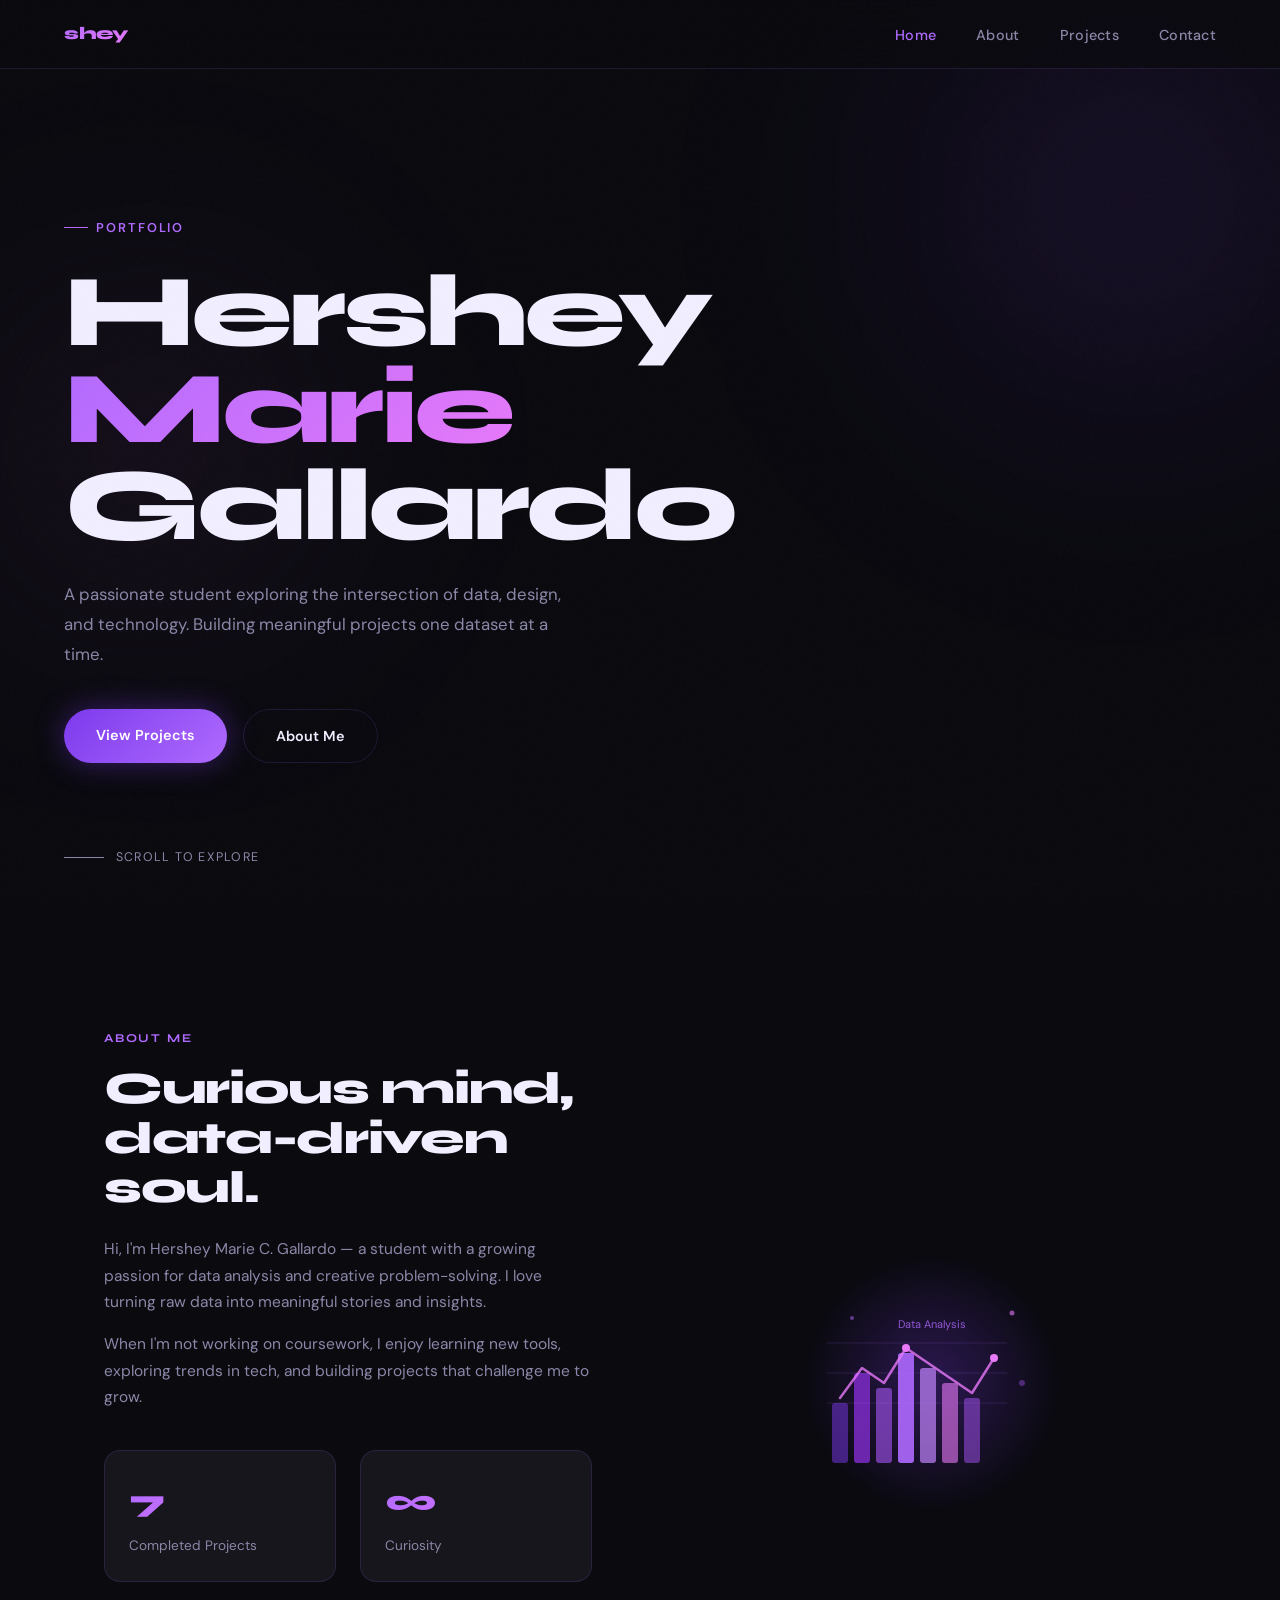
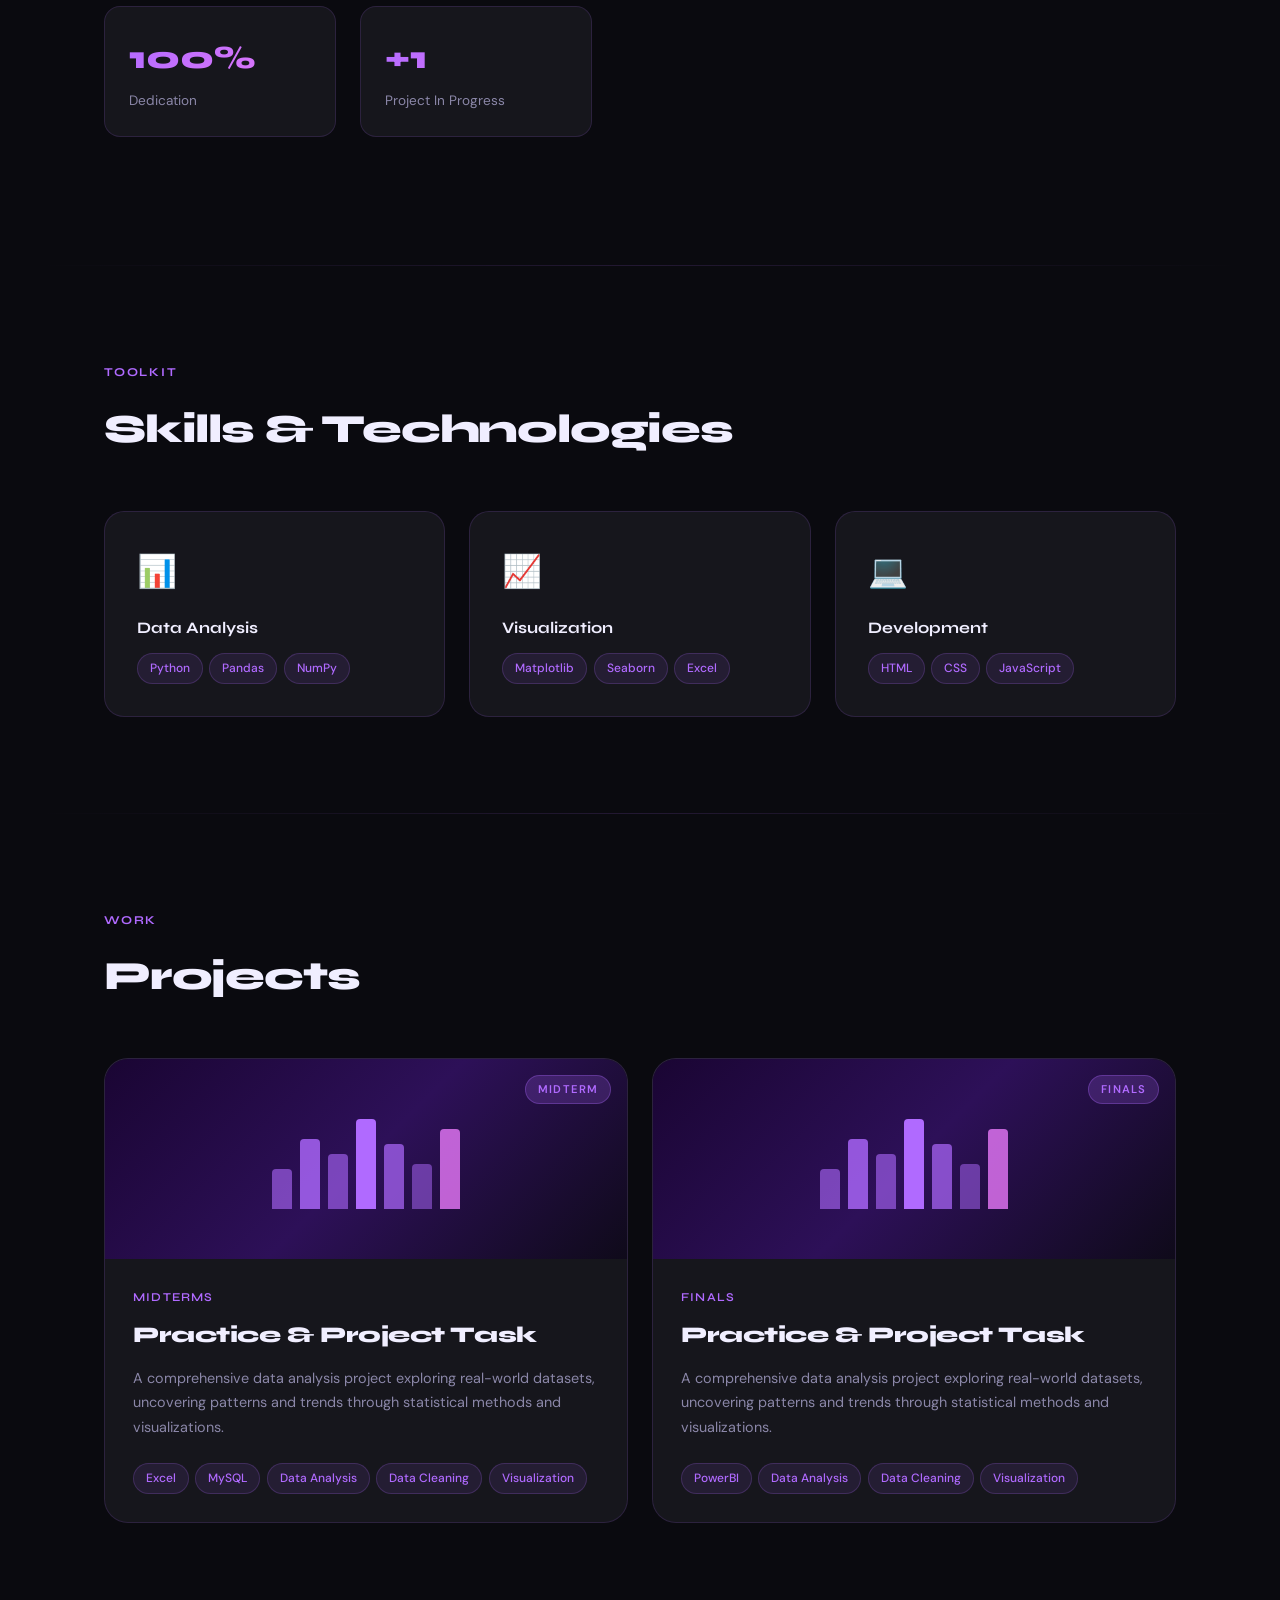
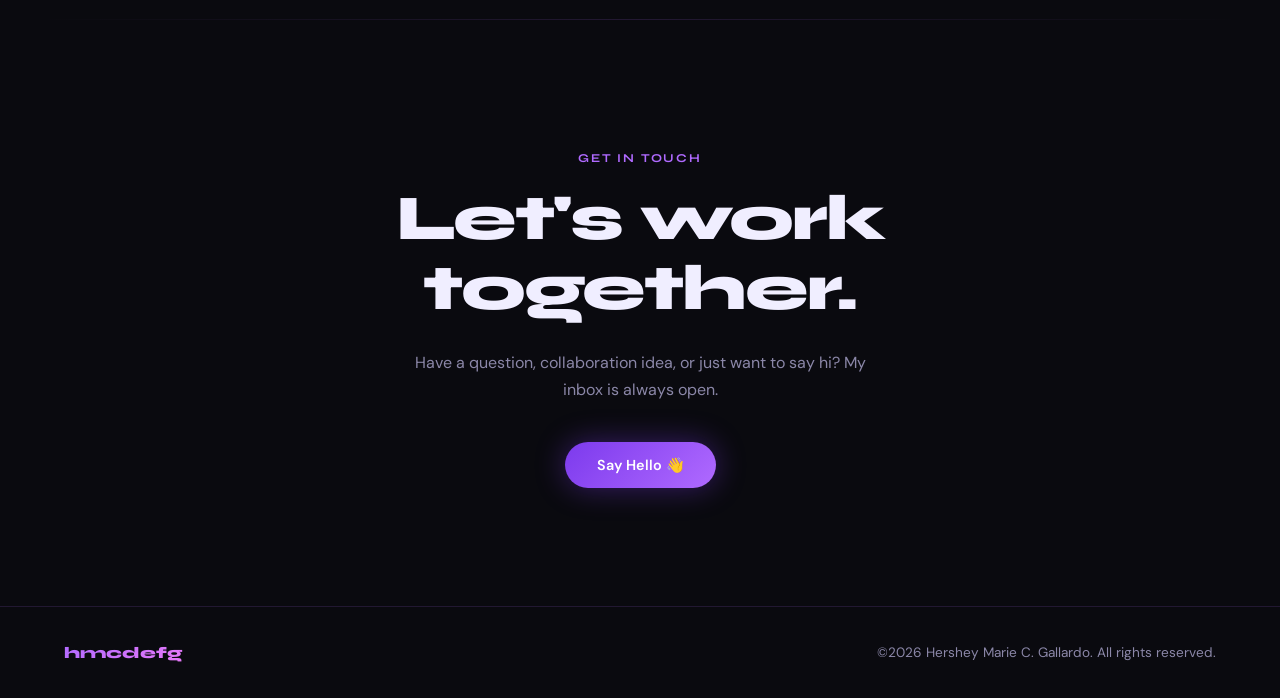
<file: index.html>
<!DOCTYPE html>
<html lang="en">
<head>
<meta charset="UTF-8">
<meta name="viewport" content="width=device-width, initial-scale=1.0">
<title>Portfolio</title>
<link href="https://fonts.googleapis.com/css2?family=Syne:wght@400;600;700;800&family=DM+Sans:ital,opsz,wght@0,9..40,300;0,9..40,400;0,9..40,500;1,9..40,300&display=swap" rel="stylesheet">
<link rel="stylesheet" href="style.css">
</head>
<body>

<div class="blob1"></div>
<div class="blob2"></div>

<!-- NAV -->
<nav>
  <div class="nav-logo">shey</div>
  <ul class="nav-links">
    <li><a href="#home">Home</a></li>
    <li><a href="#about">About</a></li>
    <li><a href="#project">Projects</a></li>
    <li><a href="#contact">Contact</a></li>
  </ul>
</nav>

<!-- HERO -->
<section id="home">
  <div class="hero-label">Portfolio</div>
  <h1 class="hero-name">
    Hershey<br><span class="highlight">Marie</span><br>Gallardo
  </h1>
  <p class="hero-bio">
    A passionate student exploring the intersection of data, design, and technology.
    Building meaningful projects one dataset at a time.
  </p>
  <div class="hero-cta">
    <a href="#projects" class="btn-primary">View Projects</a>
    <a href="#about" class="btn-outline">About Me</a>
  </div>
  <div class="scroll-indicator">
    <div class="scroll-line"></div>
    Scroll to explore
  </div>
</section>

<!-- ABOUT -->
<section id="about">
  <div class="about-content fade-in">
    <div class="about-tag">About Me</div>
    <h2 class="about-title">Curious mind,<br>data-driven soul.</h2>
    <p class="about-text">
      Hi, I'm Hershey Marie C. Gallardo — a student with a growing passion for data analysis
      and creative problem-solving. I love turning raw data into meaningful stories and insights.
    </p>
    <p class="about-text">
      When I'm not working on coursework, I enjoy learning new tools, exploring trends in tech,
      and building projects that challenge me to grow.
    </p>
    <div class="about-stats">
      <div class="stat-box">
        <div class="stat-number">7</div>
        <div class="stat-label">Completed Projects</div>
      </div>
      <div class="stat-box">
        <div class="stat-number">∞</div>
        <div class="stat-label">Curiosity</div>
      </div>
      <div class="stat-box">
        <div class="stat-number">100%</div>
        <div class="stat-label">Dedication</div>
      </div>
      <div class="stat-box">
        <div class="stat-number">+1</div>
        <div class="stat-label">Project In Progress</div>
      </div>
    </div>
  </div>

  <div class="about-visual fade-in">
    <svg viewBox="0 0 280 280" width="280" height="280" xmlns="http://www.w3.org/2000/svg">
      <defs>
        <radialGradient id="glow" cx="50%" cy="50%" r="50%">
          <stop offset="0%" stop-color="#7c3aed" stop-opacity="0.3"/>
          <stop offset="100%" stop-color="#7c3aed" stop-opacity="0"/>
        </radialGradient>
      </defs>
      <circle cx="140" cy="140" r="130" fill="url(#glow)"/>
      <rect x="40" y="160" width="16" height="60" rx="3" fill="#7c3aed" opacity="0.5"/>
      <rect x="62" y="130" width="16" height="90" rx="3" fill="#9333ea" opacity="0.7"/>
      <rect x="84" y="145" width="16" height="75" rx="3" fill="#a855f7" opacity="0.6"/>
      <rect x="106" y="110" width="16" height="110" rx="3" fill="#b06aff" opacity="0.9"/>
      <rect x="128" y="125" width="16" height="95" rx="3" fill="#c084fc" opacity="0.7"/>
      <rect x="150" y="140" width="16" height="80" rx="3" fill="#e879f9" opacity="0.6"/>
      <rect x="172" y="155" width="16" height="65" rx="3" fill="#a855f7" opacity="0.5"/>
      <polyline points="48,155 70,125 92,140 114,105 136,120 158,135 180,150 202,115"
                fill="none" stroke="#e879f9" stroke-width="2.5" stroke-linecap="round" stroke-linejoin="round" opacity="0.8"/>
      <circle cx="114" cy="105" r="4" fill="#e879f9"/>
      <circle cx="202" cy="115" r="4" fill="#e879f9"/>
      <line x1="35" y1="100" x2="215" y2="100" stroke="rgba(176,106,255,0.15)" stroke-width="1"/>
      <line x1="35" y1="130" x2="215" y2="130" stroke="rgba(176,106,255,0.15)" stroke-width="1"/>
      <line x1="35" y1="160" x2="215" y2="160" stroke="rgba(176,106,255,0.15)" stroke-width="1"/>
      <text x="140" y="85" text-anchor="middle" fill="#b06aff" font-size="11" font-family="DM Sans" opacity="0.8">Data Analysis</text>
      <circle cx="220" cy="70" r="2.5" fill="#e879f9" opacity="0.6"/>
      <circle cx="60" cy="75" r="2" fill="#b06aff" opacity="0.5"/>
      <circle cx="230" cy="140" r="3" fill="#a855f7" opacity="0.4"/>
    </svg>
  </div>
</section>

<div class="section-divider"></div>

<!-- SKILLS -->
<section id="skills">
  <div class="section-header fade-in">
    <div class="section-tag">Toolkit</div>
    <h2 class="section-title">Skills & Technologies</h2>
  </div>
  <div class="skills-grid">
    <div class="skill-card fade-in">
      <div class="skill-icon">📊</div>
      <div class="skill-name">Data Analysis</div>
      <div class="skill-tags">
        <span class="tag">Python</span>
        <span class="tag">Pandas</span>
        <span class="tag">NumPy</span>
      </div>
    </div>
    <div class="skill-card fade-in">
      <div class="skill-icon">📈</div>
      <div class="skill-name">Visualization</div>
      <div class="skill-tags">
        <span class="tag">Matplotlib</span>
        <span class="tag">Seaborn</span>
        <span class="tag">Excel</span>
      </div>
    </div>
    <div class="skill-card fade-in">
      <div class="skill-icon">💻</div>
      <div class="skill-name">Development</div>
      <div class="skill-tags">
        <span class="tag">HTML</span>
        <span class="tag">CSS</span>
        <span class="tag">JavaScript</span>
      </div>
    </div>
  </div>
</section>

<div class="section-divider"></div>

<!-- PROJECTS -->
<section id="projects">
  <div class="section-header fade-in">
    <div class="section-tag">Work</div>
    <h2 class="section-title">Projects</h2>
  </div>

  <div class="projects-grid">

    <!-- MIDTERM -->
    <a href="MID_practice.html" class="project-card fade-in" style="text-decoration:none; color:inherit; display:block; cursor:pointer;">
      <div class="project-banner project-banner-midterm">
        <div class="project-badge">Midterm</div>
        <div class="data-viz">
          <div class="bar"></div>
          <div class="bar"></div>
          <div class="bar"></div>
          <div class="bar"></div>
          <div class="bar"></div>
          <div class="bar"></div>
          <div class="bar"></div>
        </div>
      </div>
      <div class="project-content">
        <div class="project-number">MIDTERMS</div>
        <h3 class="project-title">Practice & Project Task</h3>
        <p class="project-desc">
          A comprehensive data analysis project exploring real-world datasets,
          uncovering patterns and trends through statistical methods and visualizations.
        </p>
        <div class="project-tech">
          <span class="tag">Excel</span>
          <span class="tag">MySQL</span>
          <span class="tag">Data Analysis</span>
          <span class="tag">Data Cleaning</span>
          <span class="tag">Visualization</span>
        </div>
      </div>
    </a>

    <!-- FINAL -->
    <a href="FIN_practice.html" class="project-card fade-in" style="text-decoration:none; color:inherit; display:block; cursor:pointer;">
      <div class="project-banner project-banner-midterm">
        <div class="project-badge">Finals</div>
        <div class="data-viz">
          <div class="bar"></div>
          <div class="bar"></div>
          <div class="bar"></div>
          <div class="bar"></div>
          <div class="bar"></div>
          <div class="bar"></div>
          <div class="bar"></div>
        </div>
      </div>
      <div class="project-content">
        <div class="project-number">FINALS</div>
        <h3 class="project-title">Practice & Project Task</h3>
        <p class="project-desc">
          A comprehensive data analysis project exploring real-world datasets,
          uncovering patterns and trends through statistical methods and visualizations.
        </p>
        <div class="project-tech">
          <span class="tag">PowerBI</span>
          <span class="tag">Data Analysis</span>
          <span class="tag">Data Cleaning</span>
          <span class="tag">Visualization</span>
        </div>
      </div>
    </a>

  </div>
</section>

<div class="section-divider"></div>

<!-- CONTACT -->
<section id="contact">
  <div class="fade-in">
    <div class="contact-label">Get In Touch</div>
    <h2 class="contact-title">Let's work<br>together.</h2>
    <p class="contact-subtitle">
      Have a question, collaboration idea, or just want to say hi?
      My inbox is always open.
    </p>
    <a href="mailto: hmgallardo23-0203@cca.edu.ph" class="btn-primary">Say Hello 👋</a>
  </div>
</section>

<!-- FOOTER -->
<footer>
  <div class="footer-logo">hmcdefg</div>
  <div class="footer-text">©2026 Hershey Marie C. Gallardo. All rights reserved.</div>
</footer>

<script>
  const observer = new IntersectionObserver((entries) => {
    entries.forEach((entry) => {
      if (entry.isIntersecting) {
        setTimeout(() => entry.target.classList.add('visible'), 100);
      }
    });
  }, { threshold: 0.1 });

  document.querySelectorAll('.fade-in').forEach(el => observer.observe(el));

  const sections = document.querySelectorAll('section[id]');
  const navLinks = document.querySelectorAll('.nav-links a');

  window.addEventListener('scroll', () => {
    let current = '';
    sections.forEach(s => {
      if (window.scrollY >= s.offsetTop - 200) current = s.id;
    });
    navLinks.forEach(a => {
      a.classList.remove('active');
      if (a.getAttribute('href') === '#' + current) a.classList.add('active');
    });
  });
</script>
</body>
</html>
</file>
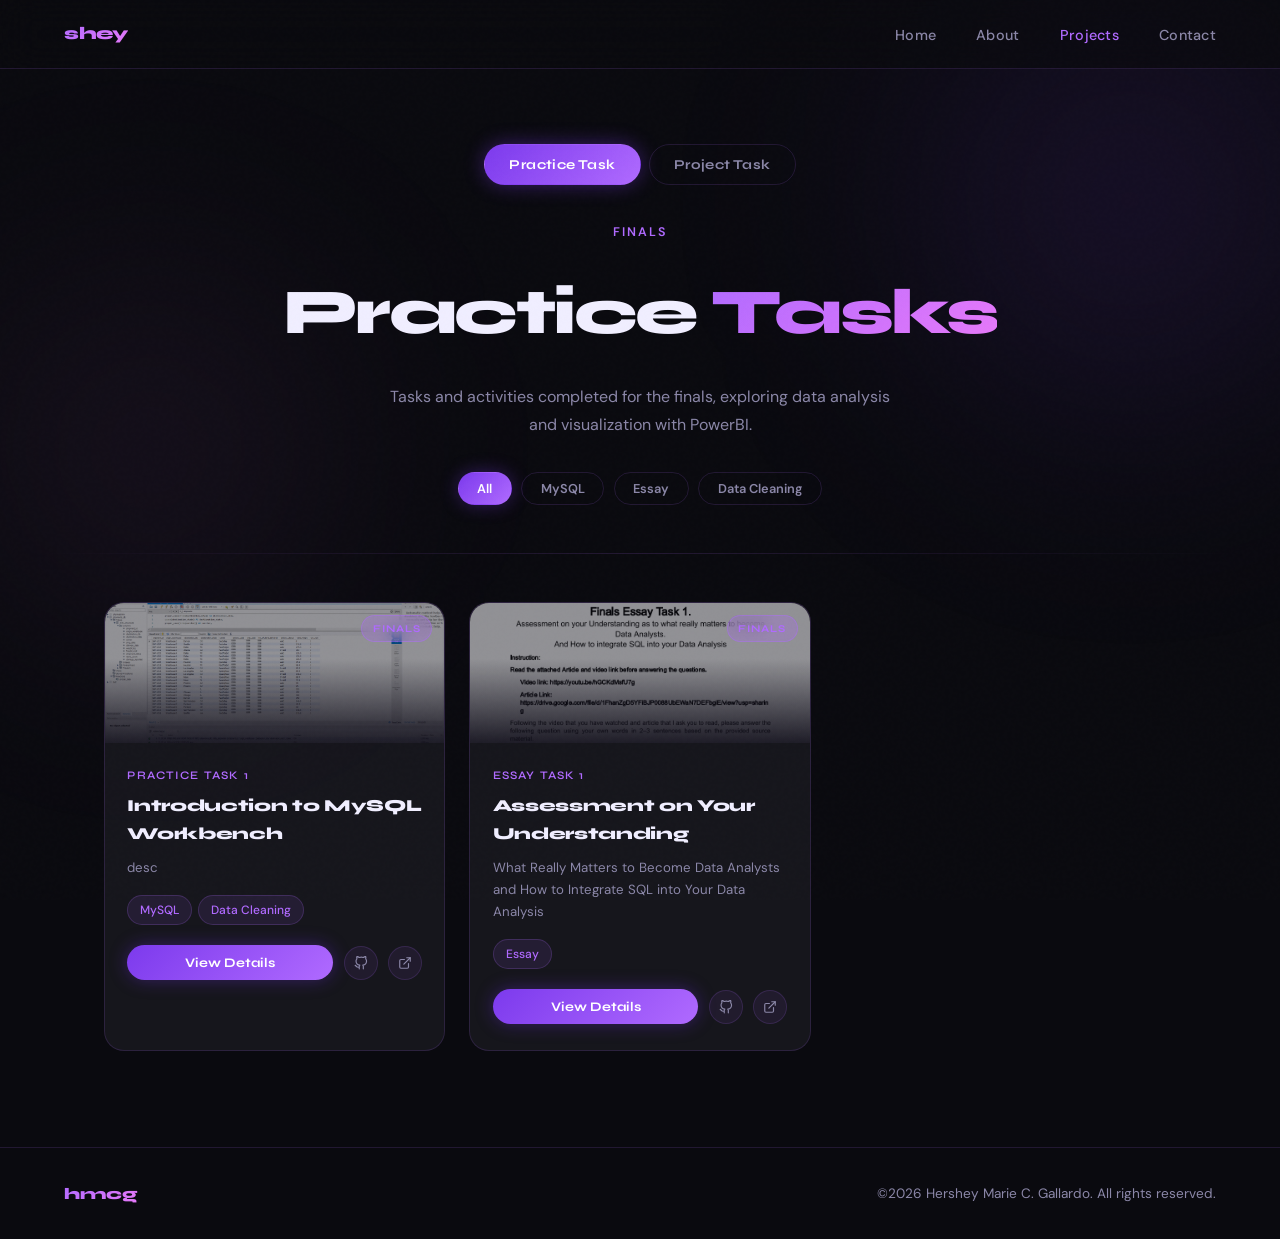
<file: FIN_practice.html>
<!DOCTYPE html>
<html lang="en">
<head>
<meta charset="UTF-8">
<meta name="viewport" content="width=device-width, initial-scale=1.0">
<title>Finals — Practice Task</title>
<link href="https://fonts.googleapis.com/css2?family=Syne:wght@400;600;700;800&family=DM+Sans:ital,opsz,wght@0,9..40,300;0,9..40,400;0,9..40,500;1,9..40,300&display=swap" rel="stylesheet">
<link rel="stylesheet" href="style.css">
<style>
  /* ── Card banner image ── */
  .pcard-img {
    position: relative;
    overflow: hidden;
    height: 140px;
    background: #0d0d14;
  }
  .pcard-img img.banner-photo {
    width: 100%;
    height: 100%;
    object-fit: cover;
    opacity: 0.55;
    display: block;
    transition: opacity 0.3s ease, transform 0.4s ease;
  }
  .pcard:hover .pcard-img img.banner-photo {
    opacity: 0.7;
    transform: scale(1.04);
  }
  /* fallback SVG sits behind if no image */
  .pcard-img .banner-line {
    position: absolute;
    inset: 0;
    z-index: 0;
  }
  .pcard-img img.banner-photo ~ .banner-line {
    display: none;
  }
  .pcard-img .pcard-badge {
    position: absolute;
    top: 12px;
    right: 12px;
    z-index: 2;
  }

  /* ── Modal banner image ── */
  .modal-banner {
    height: 180px;
    overflow: hidden;
    background: #0d0d14;
    border-radius: 16px 16px 0 0;
  }
  .modal-banner img.modal-photo {
    width: 100%;
    height: 100%;
    object-fit: cover;
    opacity: 0.55;
    display: block;
  }
  .modal-banner img.modal-photo ~ svg {
    display: none;
  }
  .modal-close {
    position: absolute;
    top: 12px;
    right: 12px;
    z-index: 10;
  }

  /* ── File download button ── */
  .btn-download {
    display: inline-flex;
    align-items: center;
    gap: 0.4rem;
    padding: 0.65rem 1.25rem;
    font-size: 0.85rem;
    font-family: inherit;
    font-weight: 500;
    border-radius: 8px;
    border: 1.5px solid rgba(176,106,255,0.35);
    background: rgba(176,106,255,0.08);
    color: #b06aff;
    cursor: pointer;
    text-decoration: none;
    transition: background 0.2s, border-color 0.2s;
  }
  .btn-download:hover {
    background: rgba(176,106,255,0.16);
    border-color: rgba(176,106,255,0.6);
  }
  .btn-download svg {
    flex-shrink: 0;
  }

  /* ── Image gallery in modal ── */
  .modal-gallery {
    display: flex;
    gap: 8px;
    flex-wrap: wrap;
    margin: 0.75rem 0;
  }
  .modal-gallery img {
    height: 80px;
    width: auto;
    border-radius: 6px;
    object-fit: cover;
    border: 1px solid rgba(176,106,255,0.2);
    cursor: pointer;
    transition: opacity 0.2s;
  }
  .modal-gallery img:hover { opacity: 0.8; }

  /* placeholder styling */
  .img-placeholder {
    width: 100%;
    height: 100%;
    display: flex;
    flex-direction: column;
    align-items: center;
    justify-content: center;
    gap: 6px;
    color: rgba(176,106,255,0.4);
    font-size: 0.75rem;
    font-family: 'DM Sans', sans-serif;
    background: repeating-linear-gradient(
      45deg,
      rgba(176,106,255,0.03),
      rgba(176,106,255,0.03) 10px,
      transparent 10px,
      transparent 20px
    );
  }
  .img-placeholder svg { opacity: 0.35; }
</style>
</head>
<body>

<div class="blob1"></div>
<div class="blob2"></div>

<!-- NAV -->
<nav>
  <div class="nav-logo">shey</div>
  <ul class="nav-links">
    <li><a href="index.html">Home</a></li>
    <li><a href="index.html#about">About</a></li>
    <li><a href="index.html#projects" class="active">Projects</a></li>
    <li><a href="index.html#contact">Contact</a></li>
  </ul>
</nav>

<!-- HERO -->
<div class="projects-hero">
  <div class="page-tabs">
    <a href="FIN_practice.html" class="page-tab active">Practice Task</a>
    <a href="FIN_project.html" class="page-tab">Project Task</a>
  </div>
  <div class="projects-hero-tag">FINALS</div>
  <h1>Practice <span style="background:linear-gradient(135deg,var(--accent),var(--accent3));-webkit-background-clip:text;-webkit-text-fill-color:transparent;">Tasks</span></h1>
  <p>Tasks and activities completed for the finals, exploring data analysis and visualization with PowerBI.</p>
  <div class="filter-bar">
    <button class="filter-btn active" data-filter="all">All</button>
    <button class="filter-btn" data-filter="mysql">MySQL</button>
    <button class="filter-btn" data-filter="essay">Essay</button> 
    <button class="filter-btn" data-filter="dclean">Data Cleaning</button>
  </div>
</div>

<div class="section-divider" style="max-width:1200px; margin: 0 auto;"></div>

<!-- PROJECTS GRID -->
<section class="projects-page-section">
  <div class="projects-page-grid" id="projectsGrid">

    <!-- CARD 1 — Practice Task 1 -->
    <div class="pcard" data-category="mysql dclean">
      <div class="pcard-img">
        <span class="pcard-badge">Finals</span>
        <img class="banner-photo" src="portfolio/FINAL PRAC/PRAC 01/PRAC 01.png" alt="Intro to MySQL Workbench">
        <div class="banner-line">
          <svg viewBox="0 0 200 100" xmlns="http://www.w3.org/2000/svg" preserveAspectRatio="none">
            <defs>
              <linearGradient id="card-lg2" x1="0" y1="0" x2="0" y2="1">
                <stop offset="0%" stop-color="#b06aff" stop-opacity="0.35"/>
                <stop offset="100%" stop-color="#b06aff" stop-opacity="0"/>
              </linearGradient>
            </defs>
            <path d="M0 80 L25 65 L50 72 L75 45 L100 50 L125 30 L150 38 L175 20 L200 25 L200 100 L0 100 Z" fill="url(#card-lg2)"/>
            <polyline points="0,80 25,65 50,72 75,45 100,50 125,30 150,38 175,20 200,25" fill="none" stroke="#b06aff" stroke-width="2.5" stroke-linecap="round" stroke-linejoin="round"/>
            <circle cx="75" cy="45" r="4" fill="#e879f9"/>
            <circle cx="125" cy="30" r="4" fill="#e879f9"/>
            <circle cx="175" cy="20" r="4" fill="#e879f9"/>
          </svg>
        </div>
      </div>
      <div class="pcard-body">
        <div class="pcard-number">Practice Task 1</div>
        <div class="pcard-title">Introduction to MySQL Workbench</div>
        <p class="pcard-desc">desc</p>
        <div class="pcard-tags">
          <span class="tag">MySQL</span>
          <span class="tag">Data Cleaning</span>
        </div>
        <div class="pcard-footer">
          <button class="btn-view" onclick="openModal('modal1')">View Details</button>
          <a class="icon-btn" title="GitHub" href="#">
            <svg width="14" height="14" viewBox="0 0 24 24" fill="none" stroke="currentColor" stroke-width="2" stroke-linecap="round" stroke-linejoin="round"><path d="M9 19c-5 1.5-5-2.5-7-3m14 6v-3.87a3.37 3.37 0 0 0-.94-2.61c3.14-.35 6.44-1.54 6.44-7A5.44 5.44 0 0 0 20 4.77 5.07 5.07 0 0 0 19.91 1S18.73.65 16 2.48a13.38 13.38 0 0 0-7 0C6.27.65 5.09 1 5.09 1A5.07 5.07 0 0 0 5 4.77a5.44 5.44 0 0 0-1.5 3.78c0 5.42 3.3 6.61 6.44 7A3.37 3.37 0 0 0 9 18.13V22"/></svg>
          </a>
          <a class="icon-btn" title="Live" href="#">
            <svg width="14" height="14" viewBox="0 0 24 24" fill="none" stroke="currentColor" stroke-width="2" stroke-linecap="round" stroke-linejoin="round"><path d="M18 13v6a2 2 0 0 1-2 2H5a2 2 0 0 1-2-2V8a2 2 0 0 1 2-2h6"/><polyline points="15 3 21 3 21 9"/><line x1="10" y1="14" x2="21" y2="3"/></svg>
          </a>
        </div>
      </div>
    </div>

        <!-- CARD 1 — Practice Task 1 -->
    <div class="pcard" data-category="essay">
      <div class="pcard-img">
        <span class="pcard-badge">Finals</span>
        <img class="banner-photo" src="portfolio/FINAL PRAC/ESSAY PRAC 01/ESSAY.png" alt="Essay Task 01">
        <div class="banner-line">
          <svg viewBox="0 0 200 100" xmlns="http://www.w3.org/2000/svg" preserveAspectRatio="none">
            <defs>
              <linearGradient id="card-lg2" x1="0" y1="0" x2="0" y2="1">
                <stop offset="0%" stop-color="#b06aff" stop-opacity="0.35"/>
                <stop offset="100%" stop-color="#b06aff" stop-opacity="0"/>
              </linearGradient>
            </defs>
            <path d="M0 80 L25 65 L50 72 L75 45 L100 50 L125 30 L150 38 L175 20 L200 25 L200 100 L0 100 Z" fill="url(#card-lg2)"/>
            <polyline points="0,80 25,65 50,72 75,45 100,50 125,30 150,38 175,20 200,25" fill="none" stroke="#b06aff" stroke-width="2.5" stroke-linecap="round" stroke-linejoin="round"/>
            <circle cx="75" cy="45" r="4" fill="#e879f9"/>
            <circle cx="125" cy="30" r="4" fill="#e879f9"/>
            <circle cx="175" cy="20" r="4" fill="#e879f9"/>
          </svg>
        </div>
      </div>
      <div class="pcard-body">
        <div class="pcard-number">Essay Task 1</div>
        <div class="pcard-title">Assessment on Your Understanding</div>
        <p class="pcard-desc">What Really Matters to Become Data Analysts and How to Integrate SQL into Your Data Analysis</p>
        <div class="pcard-tags">
          <span class="tag">Essay</span>
        </div>
        <div class="pcard-footer">
          <button class="btn-view" onclick="openModal('modal2')">View Details</button>
          <a class="icon-btn" title="GitHub" href="#">
            <svg width="14" height="14" viewBox="0 0 24 24" fill="none" stroke="currentColor" stroke-width="2" stroke-linecap="round" stroke-linejoin="round"><path d="M9 19c-5 1.5-5-2.5-7-3m14 6v-3.87a3.37 3.37 0 0 0-.94-2.61c3.14-.35 6.44-1.54 6.44-7A5.44 5.44 0 0 0 20 4.77 5.07 5.07 0 0 0 19.91 1S18.73.65 16 2.48a13.38 13.38 0 0 0-7 0C6.27.65 5.09 1 5.09 1A5.07 5.07 0 0 0 5 4.77a5.44 5.44 0 0 0-1.5 3.78c0 5.42 3.3 6.61 6.44 7A3.37 3.37 0 0 0 9 18.13V22"/></svg>
          </a>
          <a class="icon-btn" title="Live" href="#">
            <svg width="14" height="14" viewBox="0 0 24 24" fill="none" stroke="currentColor" stroke-width="2" stroke-linecap="round" stroke-linejoin="round"><path d="M18 13v6a2 2 0 0 1-2 2H5a2 2 0 0 1-2-2V8a2 2 0 0 1 2-2h6"/><polyline points="15 3 21 3 21 9"/><line x1="10" y1="14" x2="21" y2="3"/></svg>
          </a>
        </div>
      </div>
    </div>

  </div>
</section>


<!-- ══════════════════════════════════════════
     MODAL 1 — Practice Task 1
     ══════════════════════════════════════════ -->
<div class="modal-overlay" id="modal1">
  <div class="modal">
    <div class="modal-banner" style="padding:0; position:relative;">
      <button class="modal-close" onclick="closeModal('modal2')">✕</button>
      <img class="modal-photo" src="portfolio/practice/image/practicetask1.png" alt="Data Preparation and Cleaning">
      <svg viewBox="0 0 300 180" xmlns="http://www.w3.org/2000/svg" style="position:absolute;inset:0;width:100%;height:100%;" preserveAspectRatio="none">
        <defs>
          <linearGradient id="modal-lg2" x1="0" y1="0" x2="0" y2="1">
            <stop offset="0%" stop-color="#b06aff" stop-opacity="0.3"/>
            <stop offset="100%" stop-color="#b06aff" stop-opacity="0"/>
          </linearGradient>
        </defs>
        <path d="M0 120 L40 95 L80 105 L120 65 L160 75 L200 45 L240 58 L300 30 L300 180 L0 180 Z" fill="url(#modal-lg2)"/>
        <polyline points="0,120 40,95 80,105 120,65 160,75 200,45 240,58 300,30" fill="none" stroke="#b06aff" stroke-width="2.5" stroke-linecap="round" stroke-linejoin="round"/>
        <circle cx="120" cy="65" r="5" fill="#e879f9"/>
        <circle cx="200" cy="45" r="5" fill="#e879f9"/>
        <circle cx="300" cy="30" r="5" fill="#e879f9"/>
      </svg>
    </div>
    <div class="modal-body">
      <div class="modal-label">Practice Task 1</div>
      <div class="modal-title">Introduction to MySQL Workbench</div>
      <p class="modal-desc">desc</p>
      <!--
        TO ADD EXTRA SCREENSHOTS: uncomment and fill in below:
        <div class="modal-gallery">
          <img src="images/practice-task-1-a.jpg" alt="Screenshot 1">
          <img src="images/practice-task-1-b.jpg" alt="Screenshot 2">
        </div>
      -->
      <div class="modal-tags">
        <span class="tag">MySQL</span>
        <span class="tag">Data Cleaning</span>
      </div>
      <div class="modal-actions">
        <a href="https://github.com/hmcdefg/portfolio/" class="btn-view" style="display:inline-flex; align-items:center; gap:0.4rem; flex:unset; padding:0.65rem 1.5rem;">
          <svg width="13" height="13" viewBox="0 0 24 24" fill="none" stroke="currentColor" stroke-width="2.5" stroke-linecap="round" stroke-linejoin="round"><path d="M9 19c-5 1.5-5-2.5-7-3m14 6v-3.87a3.37 3.37 0 0 0-.94-2.61c3.14-.35 6.44-1.54 6.44-7A5.44 5.44 0 0 0 20 4.77 5.07 5.07 0 0 0 19.91 1S18.73.65 16 2.48a13.38 13.38 0 0 0-7 0C6.27.65 5.09 1 5.09 1A5.07 5.07 0 0 0 5 4.77a5.44 5.44 0 0 0-1.5 3.78c0 5.42 3.3 6.61 6.44 7A3.37 3.37 0 0 0 9 18.13V22"/></svg>
          View on GitHub
        </a>
        <!--
          TO ADD FILE DOWNLOAD: replace href="#" with your file path, e.g. href="files/practice-task-1.xlsx"
        -->
        <a href="portfolio/FINAL PRAC/PRAC 01/GALLARDO_FINAL_PRAC_TASK_1.sql" class="btn-download" download>
          <svg width="13" height="13" viewBox="0 0 24 24" fill="none" stroke="currentColor" stroke-width="2.5" stroke-linecap="round" stroke-linejoin="round"><path d="M21 15v4a2 2 0 0 1-2 2H5a2 2 0 0 1-2-2v-4"/><polyline points="7 10 12 15 17 10"/><line x1="12" y1="15" x2="12" y2="3"/></svg>
          Download MySQL
        </a>
        <button class="btn-outline" onclick="closeModal('modal2')" style="padding:0.65rem 1.25rem; font-size:0.85rem;">Close</button>
      </div>
    </div>
  </div>
</div>

<!-- ══════════════════════════════════════════
     MODAL 2 — Essay Task 01
     ══════════════════════════════════════════ -->
<div class="modal-overlay" id="modal2">
  <div class="modal">
    <div class="modal-banner" style="padding:0; position:relative;">
      <button class="modal-close" onclick="closeModal('modal2')">✕</button>
      <img class="modal-photo" src="portfolio/FINAL PRAC/ESSAY PRAC 01/ESSAY.png" alt="Data Preparation and Cleaning">
      <svg viewBox="0 0 300 180" xmlns="http://www.w3.org/2000/svg" style="position:absolute;inset:0;width:100%;height:100%;" preserveAspectRatio="none">
        <defs>
          <linearGradient id="modal-lg2" x1="0" y1="0" x2="0" y2="1">
            <stop offset="0%" stop-color="#b06aff" stop-opacity="0.3"/>
            <stop offset="100%" stop-color="#b06aff" stop-opacity="0"/>
          </linearGradient>
        </defs>
        <path d="M0 120 L40 95 L80 105 L120 65 L160 75 L200 45 L240 58 L300 30 L300 180 L0 180 Z" fill="url(#modal-lg2)"/>
        <polyline points="0,120 40,95 80,105 120,65 160,75 200,45 240,58 300,30" fill="none" stroke="#b06aff" stroke-width="2.5" stroke-linecap="round" stroke-linejoin="round"/>
        <circle cx="120" cy="65" r="5" fill="#e879f9"/>
        <circle cx="200" cy="45" r="5" fill="#e879f9"/>
        <circle cx="300" cy="30" r="5" fill="#e879f9"/>
      </svg>
    </div>
    <div class="modal-body">
      <div class="modal-label">Essay Task 1</div>
      <div class="modal-title">Assessment on Your Understanding</div>
      <p class="modal-desc">What Really Matters to Become Data Analysts and How to Integrate SQL into Your Data Analysis</p>
      <!--
        TO ADD EXTRA SCREENSHOTS: uncomment and fill in below:
        <div class="modal-gallery">
          <img src="images/practice-task-1-a.jpg" alt="Screenshot 1">
          <img src="images/practice-task-1-b.jpg" alt="Screenshot 2">
        </div>
      -->
      <div class="modal-tags">
        <span class="tag">MySQL</span>
        <span class="tag">Data Cleaning</span>
      </div>
      <div class="modal-actions">
        <a href="https://github.com/hmcdefg/portfolio/" class="btn-view" style="display:inline-flex; align-items:center; gap:0.4rem; flex:unset; padding:0.65rem 1.5rem;">
          <svg width="13" height="13" viewBox="0 0 24 24" fill="none" stroke="currentColor" stroke-width="2.5" stroke-linecap="round" stroke-linejoin="round"><path d="M9 19c-5 1.5-5-2.5-7-3m14 6v-3.87a3.37 3.37 0 0 0-.94-2.61c3.14-.35 6.44-1.54 6.44-7A5.44 5.44 0 0 0 20 4.77 5.07 5.07 0 0 0 19.91 1S18.73.65 16 2.48a13.38 13.38 0 0 0-7 0C6.27.65 5.09 1 5.09 1A5.07 5.07 0 0 0 5 4.77a5.44 5.44 0 0 0-1.5 3.78c0 5.42 3.3 6.61 6.44 7A3.37 3.37 0 0 0 9 18.13V22"/></svg>
          View on GitHub
        </a>
        <!--
          TO ADD FILE DOWNLOAD: replace href="#" with your file path, e.g. href="files/practice-task-1.xlsx"
        -->
        <a href="portfolio/FINAL PRAC/ESSAY PRAC 01/GALLARDO_Finals Essay Task.pdf" class="btn-download" download>
          <svg width="13" height="13" viewBox="0 0 24 24" fill="none" stroke="currentColor" stroke-width="2.5" stroke-linecap="round" stroke-linejoin="round"><path d="M21 15v4a2 2 0 0 1-2 2H5a2 2 0 0 1-2-2v-4"/><polyline points="7 10 12 15 17 10"/><line x1="12" y1="15" x2="12" y2="3"/></svg>
          Download PDF
        </a>
        <button class="btn-outline" onclick="closeModal('modal2')" style="padding:0.65rem 1.25rem; font-size:0.85rem;">Close</button>
      </div>
    </div>
  </div>
</div>


<!-- FOOTER -->
<footer style="position:relative; z-index:1;">
  <div class="footer-logo">hmcg</div>
  <div class="footer-text">©2026 Hershey Marie C. Gallardo. All rights reserved.</div>
</footer>

<script>
  // Filter
  document.querySelectorAll('.filter-btn').forEach(btn => {
    btn.addEventListener('click', () => {
      document.querySelectorAll('.filter-btn').forEach(b => b.classList.remove('active'));
      btn.classList.add('active');
      const filter = btn.dataset.filter;
      document.querySelectorAll('.pcard').forEach(card => {
        const cats = card.dataset.category || '';
        card.style.display = (filter === 'all' || cats.includes(filter)) ? '' : 'none';
      });
    });
  });

  // Modal
  function openModal(id) {
    document.getElementById(id).classList.add('open');
    document.body.style.overflow = 'hidden';
  }
  function closeModal(id) {
    document.getElementById(id).classList.remove('open');
    document.body.style.overflow = '';
  }
  document.querySelectorAll('.modal-overlay').forEach(o => {
    o.addEventListener('click', e => { if (e.target === o) closeModal(o.id); });
  });
  document.addEventListener('keydown', e => {
    if (e.key === 'Escape') document.querySelectorAll('.modal-overlay.open').forEach(m => closeModal(m.id));
  });
</script>
</body>
</html>
</file>
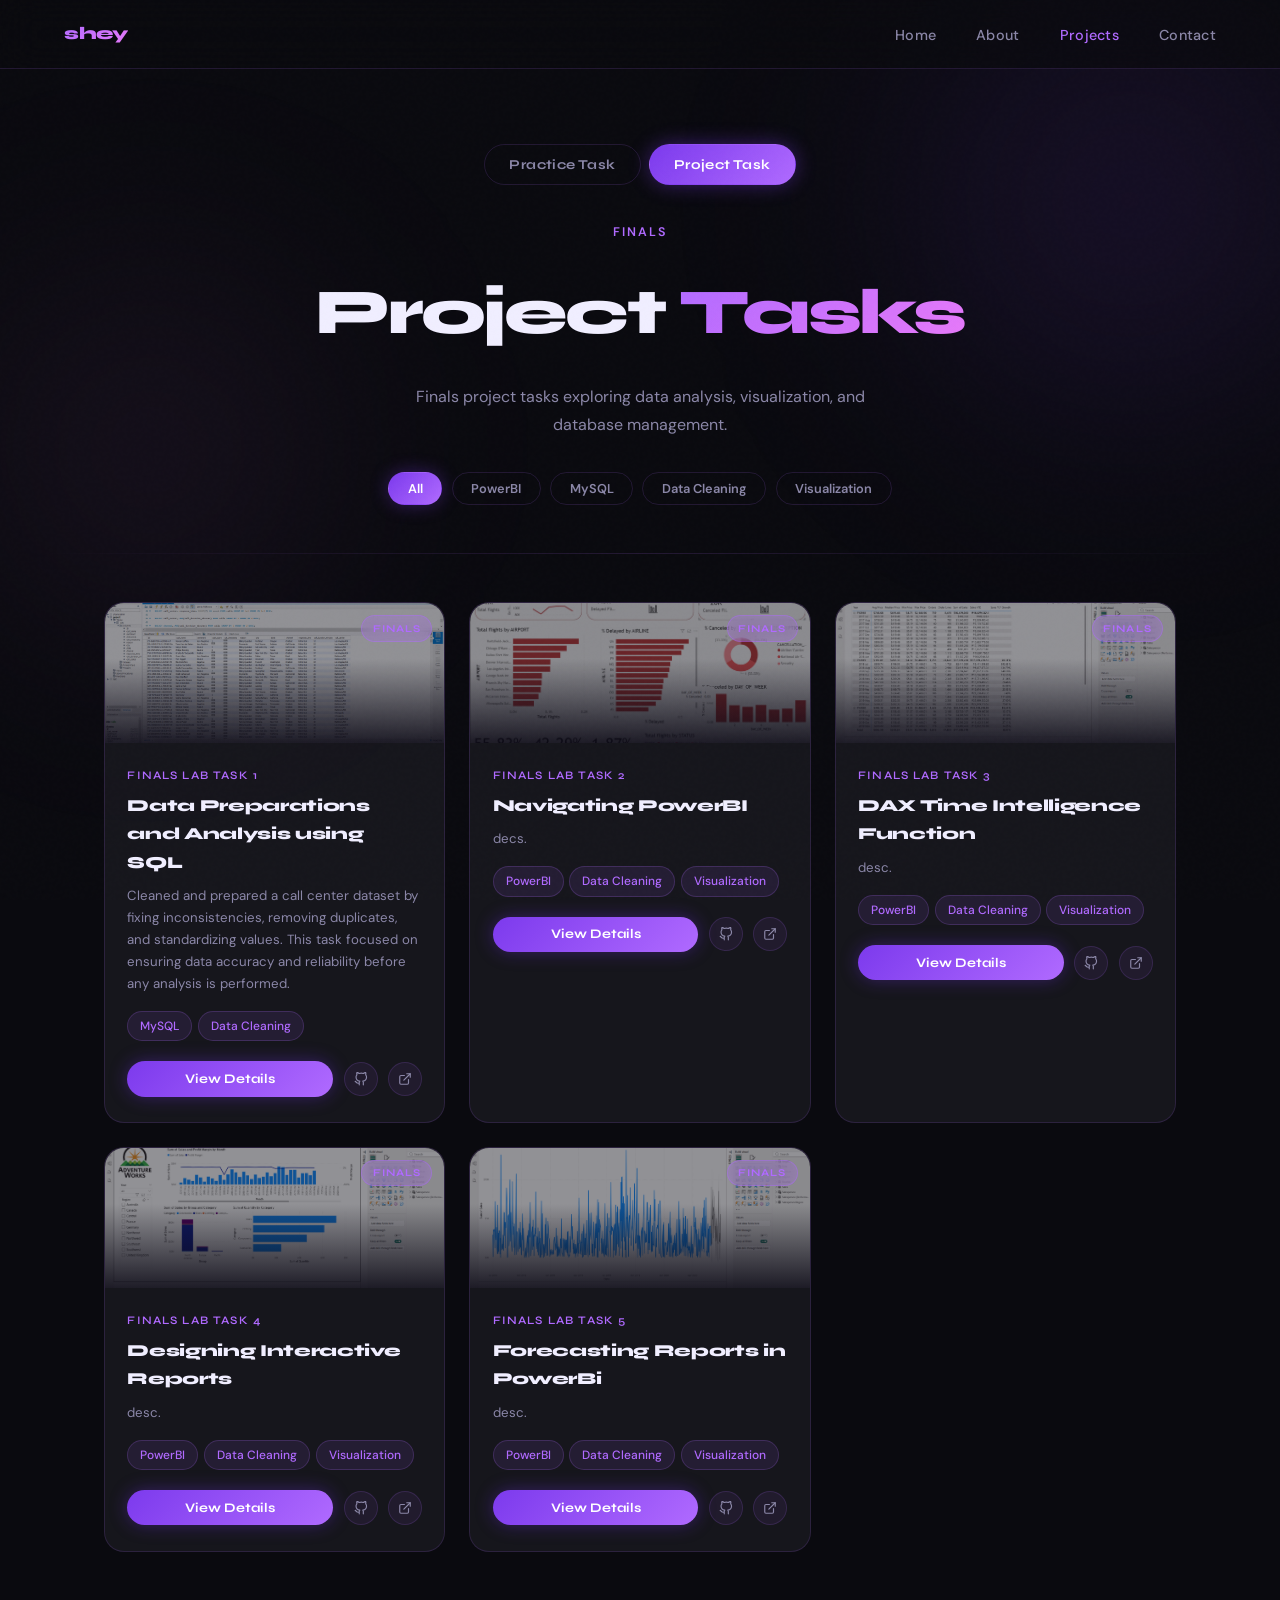
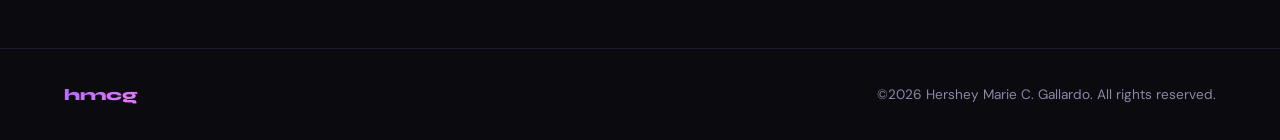
<file: FIN_project.html>
<!DOCTYPE html>
<html lang="en">
<head>
<meta charset="UTF-8">
<meta name="viewport" content="width=device-width, initial-scale=1.0">
<title>Finals — Project Task</title>
<link href="https://fonts.googleapis.com/css2?family=Syne:wght@400;600;700;800&family=DM+Sans:ital,opsz,wght@0,9..40,300;0,9..40,400;0,9..40,500;1,9..40,300&display=swap" rel="stylesheet">
<link rel="stylesheet" href="style.css">
<style>
  /* ── Card banner image ── */
  .pcard-img {
    position: relative;
    overflow: hidden;
    height: 140px;
    background: #0d0d14;
  }
  .pcard-img img.banner-photo {
    width: 100%;
    height: 100%;
    object-fit: cover;
    opacity: 0.55;
    display: block;
    transition: opacity 0.3s ease, transform 0.4s ease;
  }
  .pcard:hover .pcard-img img.banner-photo {
    opacity: 0.7;
    transform: scale(1.04);
  }
  .pcard-img .banner-line {
    position: absolute;
    inset: 0;
    z-index: 0;
  }
  .pcard-img img.banner-photo ~ .banner-line {
    display: none;
  }
  .pcard-img .pcard-badge {
    position: absolute;
    top: 12px;
    right: 12px;
    z-index: 2;
  }

  /* ── Modal banner image ── */
  .modal-banner {
    height: 180px;
    overflow: hidden;
    background: #0d0d14;
    border-radius: 16px 16px 0 0;
  }
  .modal-banner img.modal-photo {
    width: 100%;
    height: 100%;
    object-fit: cover;
    opacity: 0.55;
    display: block;
  }
  .modal-banner img.modal-photo ~ svg {
    display: none;
  }
  .modal-close {
    position: absolute;
    top: 12px;
    right: 12px;
    z-index: 10;
  }

  /* ── File download button ── */
  .btn-download {
    display: inline-flex;
    align-items: center;
    gap: 0.4rem;
    padding: 0.65rem 1.25rem;
    font-size: 0.85rem;
    font-family: inherit;
    font-weight: 500;
    border-radius: 8px;
    border: 1.5px solid rgba(176,106,255,0.35);
    background: rgba(176,106,255,0.08);
    color: #b06aff;
    cursor: pointer;
    text-decoration: none;
    transition: background 0.2s, border-color 0.2s;
  }
  .btn-download:hover {
    background: rgba(176,106,255,0.16);
    border-color: rgba(176,106,255,0.6);
  }
  .btn-download svg { flex-shrink: 0; }
</style>
</head>
<body>

<div class="blob1"></div>
<div class="blob2"></div>

<!-- NAV -->
<nav>
  <div class="nav-logo">shey</div>
  <ul class="nav-links">
    <li><a href="index.html">Home</a></li>
    <li><a href="index.html#about">About</a></li>
    <li><a href="index.html#projects" class="active">Projects</a></li>
    <li><a href="index.html#contact">Contact</a></li>
  </ul>
</nav>

<!-- HERO -->
<div class="projects-hero">
  <div class="page-tabs">
    <a href="FIN_practice.html" class="page-tab">Practice Task</a>
    <a href="FIN_project.html" class="page-tab active">Project Task</a>
  </div>
  <div class="projects-hero-tag">FINALS</div>
  <h1>Project <span style="background:linear-gradient(135deg,var(--accent),var(--accent3));-webkit-background-clip:text;-webkit-text-fill-color:transparent;">Tasks</span></h1>
  <p>Finals project tasks exploring data analysis, visualization, and database management.</p>
  <div class="filter-bar">
    <button class="filter-btn active" data-filter="all">All</button>
    <button class="filter-btn" data-filter="powerbi">PowerBI</button>
    <button class="filter-btn" data-filter="mysql">MySQL</button>
    <button class="filter-btn" data-filter="dclean">Data Cleaning</button>
    <button class="filter-btn" data-filter="viz">Visualization</button>
  </div>
</div>

<div class="section-divider" style="max-width:1200px; margin: 0 auto;"></div>

<!-- PROJECTS GRID -->
<section class="projects-page-section"> 

  <div class="projects-page-grid" id="projectsGrid">

    <!-- CARD 1 — Final Lab Task 1 -->
    <div class="pcard" data-category="mysql dclean">
      <div class="pcard-img">
        <span class="pcard-badge">Finals</span>
        <img class="banner-photo" src="portfolio/FINAL TASK/TASK 01/Screenshot 2026-04-15 195359.png" alt="Data Preparations and Analysis using SQL">
        <div class="banner-line">
          <svg viewBox="0 0 200 100" xmlns="http://www.w3.org/2000/svg" preserveAspectRatio="none">
            <defs>
              <linearGradient id="card-lg1" x1="0" y1="0" x2="0" y2="1">
                <stop offset="0%" stop-color="#b06aff" stop-opacity="0.35"/>
                <stop offset="100%" stop-color="#b06aff" stop-opacity="0"/>
              </linearGradient>
            </defs>
            <path d="M0 80 L25 65 L50 72 L75 45 L100 50 L125 30 L150 38 L175 20 L200 25 L200 100 L0 100 Z" fill="url(#card-lg1)"/>
            <polyline points="0,80 25,65 50,72 75,45 100,50 125,30 150,38 175,20 200,25" fill="none" stroke="#b06aff" stroke-width="2.5" stroke-linecap="round" stroke-linejoin="round"/>
            <circle cx="75" cy="45" r="4" fill="#e879f9"/>
            <circle cx="125" cy="30" r="4" fill="#e879f9"/>
            <circle cx="175" cy="20" r="4" fill="#e879f9"/>
          </svg>
        </div>
      </div>
      <div class="pcard-body">
        <div class="pcard-number">Finals Lab Task 1</div>
        <div class="pcard-title">Data Preparations and Analysis using SQL</div>
        <p class="pcard-desc">Cleaned and prepared a call center dataset by fixing inconsistencies, removing duplicates, and standardizing values. This task focused on ensuring data accuracy and reliability before any analysis is performed.</p>
        <div class="pcard-tags">
          <span class="tag">MySQL</span>
          <span class="tag">Data Cleaning</span>
        </div>
        <div class="pcard-footer">
          <button class="btn-view" onclick="openModal('modal1')">View Details</button>
          <a class="icon-btn" title="GitHub" href="#">
            <svg width="14" height="14" viewBox="0 0 24 24" fill="none" stroke="currentColor" stroke-width="2" stroke-linecap="round" stroke-linejoin="round"><path d="M9 19c-5 1.5-5-2.5-7-3m14 6v-3.87a3.37 3.37 0 0 0-.94-2.61c3.14-.35 6.44-1.54 6.44-7A5.44 5.44 0 0 0 20 4.77 5.07 5.07 0 0 0 19.91 1S18.73.65 16 2.48a13.38 13.38 0 0 0-7 0C6.27.65 5.09 1 5.09 1A5.07 5.07 0 0 0 5 4.77a5.44 5.44 0 0 0-1.5 3.78c0 5.42 3.3 6.61 6.44 7A3.37 3.37 0 0 0 9 18.13V22"/></svg>
          </a>
          <a class="icon-btn" title="Live" href="#">
            <svg width="14" height="14" viewBox="0 0 24 24" fill="none" stroke="currentColor" stroke-width="2" stroke-linecap="round" stroke-linejoin="round"><path d="M18 13v6a2 2 0 0 1-2 2H5a2 2 0 0 1-2-2V8a2 2 0 0 1 2-2h6"/><polyline points="15 3 21 3 21 9"/><line x1="10" y1="14" x2="21" y2="3"/></svg>
          </a>
        </div>
      </div>
    </div>

    <!-- CARD 2 — Finals Lab Task 2 -->
    <div class="pcard" data-category="powerbi dclean viz">
      <div class="pcard-img">
        <span class="pcard-badge">Finals</span>
        <img class="banner-photo" src="portfolio/FINAL TASK/TASK 02/Screenshot 2026-04-24 125130.png" alt="Navigating PowerBI">
        <div class="banner-line">
          <svg viewBox="0 0 200 100" xmlns="http://www.w3.org/2000/svg" preserveAspectRatio="none">
            <defs>
              <linearGradient id="card-lg2" x1="0" y1="0" x2="0" y2="1">
                <stop offset="0%" stop-color="#b06aff" stop-opacity="0.35"/>
                <stop offset="100%" stop-color="#b06aff" stop-opacity="0"/>
              </linearGradient>
            </defs>
            <path d="M0 80 L25 65 L50 72 L75 45 L100 50 L125 30 L150 38 L175 20 L200 25 L200 100 L0 100 Z" fill="url(#card-lg2)"/>
            <polyline points="0,80 25,65 50,72 75,45 100,50 125,30 150,38 175,20 200,25" fill="none" stroke="#b06aff" stroke-width="2.5" stroke-linecap="round" stroke-linejoin="round"/>
            <circle cx="75" cy="45" r="4" fill="#e879f9"/>
            <circle cx="125" cy="30" r="4" fill="#e879f9"/>
            <circle cx="175" cy="20" r="4" fill="#e879f9"/>
          </svg>
        </div>
      </div>
      <div class="pcard-body">
        <div class="pcard-number">Finals Lab Task 2</div>
        <div class="pcard-title">Navigating PowerBI</div>
        <p class="pcard-desc">decs.</p>
        <div class="pcard-tags">
          <span class="tag">PowerBI</span>
          <span class="tag">Data Cleaning</span>
          <span class="tag">Visualization</span>
        </div>
        <div class="pcard-footer">
          <button class="btn-view" onclick="openModal('modal2')">View Details</button>
          <a class="icon-btn" title="GitHub" href="#">
            <svg width="14" height="14" viewBox="0 0 24 24" fill="none" stroke="currentColor" stroke-width="2" stroke-linecap="round" stroke-linejoin="round"><path d="M9 19c-5 1.5-5-2.5-7-3m14 6v-3.87a3.37 3.37 0 0 0-.94-2.61c3.14-.35 6.44-1.54 6.44-7A5.44 5.44 0 0 0 20 4.77 5.07 5.07 0 0 0 19.91 1S18.73.65 16 2.48a13.38 13.38 0 0 0-7 0C6.27.65 5.09 1 5.09 1A5.07 5.07 0 0 0 5 4.77a5.44 5.44 0 0 0-1.5 3.78c0 5.42 3.3 6.61 6.44 7A3.37 3.37 0 0 0 9 18.13V22"/></svg>
          </a>
          <a class="icon-btn" title="Live" href="#">
            <svg width="14" height="14" viewBox="0 0 24 24" fill="none" stroke="currentColor" stroke-width="2" stroke-linecap="round" stroke-linejoin="round"><path d="M18 13v6a2 2 0 0 1-2 2H5a2 2 0 0 1-2-2V8a2 2 0 0 1 2-2h6"/><polyline points="15 3 21 3 21 9"/><line x1="10" y1="14" x2="21" y2="3"/></svg>
          </a>
        </div>
      </div>
    </div>

    <!-- CARD 3 — Finals Lab Task 3 -->
    <div class="pcard" data-category="powerbi dclean viz">
      <div class="pcard-img">
        <span class="pcard-badge">Finals</span>
        <img class="banner-photo" src="portfolio/FINAL TASK/TASK 03/Screenshot 2026-05-17 164326.png" alt="DAX Time Intelligence Function">
        <div class="banner-line">
          <svg viewBox="0 0 200 100" xmlns="http://www.w3.org/2000/svg" preserveAspectRatio="none">
            <defs>
              <linearGradient id="card-lg3" x1="0" y1="0" x2="0" y2="1">
                <stop offset="0%" stop-color="#b06aff" stop-opacity="0.35"/>
                <stop offset="100%" stop-color="#b06aff" stop-opacity="0"/>
              </linearGradient>
            </defs>
            <path d="M0 80 L25 65 L50 72 L75 45 L100 50 L125 30 L150 38 L175 20 L200 25 L200 100 L0 100 Z" fill="url(#card-lg3)"/>
            <polyline points="0,80 25,65 50,72 75,45 100,50 125,30 150,38 175,20 200,25" fill="none" stroke="#b06aff" stroke-width="2.5" stroke-linecap="round" stroke-linejoin="round"/>
            <circle cx="75" cy="45" r="4" fill="#e879f9"/>
            <circle cx="125" cy="30" r="4" fill="#e879f9"/>
            <circle cx="175" cy="20" r="4" fill="#e879f9"/>
          </svg>
        </div>
      </div>
      <div class="pcard-body">
        <div class="pcard-number">Finals Lab Task 3</div>
        <div class="pcard-title">DAX Time Intelligence Function</div>
        <p class="pcard-desc">desc.</p>
        <div class="pcard-tags">
          <span class="tag">PowerBI</span>
          <span class="tag">Data Cleaning</span>
          <span class="tag">Visualization</span>
        </div>
        <div class="pcard-footer">
          <button class="btn-view" onclick="openModal('modal3')">View Details</button>
          <a class="icon-btn" title="GitHub" href="#">
            <svg width="14" height="14" viewBox="0 0 24 24" fill="none" stroke="currentColor" stroke-width="2" stroke-linecap="round" stroke-linejoin="round"><path d="M9 19c-5 1.5-5-2.5-7-3m14 6v-3.87a3.37 3.37 0 0 0-.94-2.61c3.14-.35 6.44-1.54 6.44-7A5.44 5.44 0 0 0 20 4.77 5.07 5.07 0 0 0 19.91 1S18.73.65 16 2.48a13.38 13.38 0 0 0-7 0C6.27.65 5.09 1 5.09 1A5.07 5.07 0 0 0 5 4.77a5.44 5.44 0 0 0-1.5 3.78c0 5.42 3.3 6.61 6.44 7A3.37 3.37 0 0 0 9 18.13V22"/></svg>
          </a>
          <a class="icon-btn" title="Live" href="#">
            <svg width="14" height="14" viewBox="0 0 24 24" fill="none" stroke="currentColor" stroke-width="2" stroke-linecap="round" stroke-linejoin="round"><path d="M18 13v6a2 2 0 0 1-2 2H5a2 2 0 0 1-2-2V8a2 2 0 0 1 2-2h6"/><polyline points="15 3 21 3 21 9"/><line x1="10" y1="14" x2="21" y2="3"/></svg>
          </a>
        </div>
      </div>
    </div>

    <!-- CARD 4 — Finals Lab Task 4 -->
    <div class="pcard" data-category="powerbi dclean viz">
      <div class="pcard-img">
        <span class="pcard-badge">Finals</span>
        <img class="banner-photo" src="portfolio/FINAL TASK/TASK 04/Screenshot 2026-05-17 175331.png" alt="Designing Interactive Reports">
        <div class="banner-line">
          <svg viewBox="0 0 200 100" xmlns="http://www.w3.org/2000/svg" preserveAspectRatio="none">
            <defs>
              <linearGradient id="card-lg4" x1="0" y1="0" x2="0" y2="1">
                <stop offset="0%" stop-color="#b06aff" stop-opacity="0.35"/>
                <stop offset="100%" stop-color="#b06aff" stop-opacity="0"/>
              </linearGradient>
            </defs>
            <path d="M0 80 L25 65 L50 72 L75 45 L100 50 L125 30 L150 38 L175 20 L200 25 L200 100 L0 100 Z" fill="url(#card-lg3)"/>
            <polyline points="0,80 25,65 50,72 75,45 100,50 125,30 150,38 175,20 200,25" fill="none" stroke="#b06aff" stroke-width="2.5" stroke-linecap="round" stroke-linejoin="round"/>
            <circle cx="75" cy="45" r="4" fill="#e879f9"/>
            <circle cx="125" cy="30" r="4" fill="#e879f9"/>
            <circle cx="175" cy="20" r="4" fill="#e879f9"/>
          </svg>
        </div>
      </div>
      <div class="pcard-body">
        <div class="pcard-number">Finals Lab Task 4</div>
        <div class="pcard-title">Designing Interactive Reports</div>
        <p class="pcard-desc">desc.</p>
        <div class="pcard-tags">
          <span class="tag">PowerBI</span>
          <span class="tag">Data Cleaning</span>
          <span class="tag">Visualization</span>
        </div>
        <div class="pcard-footer">
          <button class="btn-view" onclick="openModal('modal4')">View Details</button>
          <a class="icon-btn" title="GitHub" href="#">
            <svg width="14" height="14" viewBox="0 0 24 24" fill="none" stroke="currentColor" stroke-width="2" stroke-linecap="round" stroke-linejoin="round"><path d="M9 19c-5 1.5-5-2.5-7-3m14 6v-3.87a3.37 3.37 0 0 0-.94-2.61c3.14-.35 6.44-1.54 6.44-7A5.44 5.44 0 0 0 20 4.77 5.07 5.07 0 0 0 19.91 1S18.73.65 16 2.48a13.38 13.38 0 0 0-7 0C6.27.65 5.09 1 5.09 1A5.07 5.07 0 0 0 5 4.77a5.44 5.44 0 0 0-1.5 3.78c0 5.42 3.3 6.61 6.44 7A3.37 3.37 0 0 0 9 18.13V22"/></svg>
          </a>
          <a class="icon-btn" title="Live" href="#">
            <svg width="14" height="14" viewBox="0 0 24 24" fill="none" stroke="currentColor" stroke-width="2" stroke-linecap="round" stroke-linejoin="round"><path d="M18 13v6a2 2 0 0 1-2 2H5a2 2 0 0 1-2-2V8a2 2 0 0 1 2-2h6"/><polyline points="15 3 21 3 21 9"/><line x1="10" y1="14" x2="21" y2="3"/></svg>
          </a>
        </div>
      </div>
    </div>    

        <!-- CARD 5 — Finals Lab Task 5 -->
    <div class="pcard" data-category="powerbi dclean viz">
      <div class="pcard-img">
        <span class="pcard-badge">Finals</span>
        <img class="banner-photo" src="portfolio/FINAL TASK/TASK 05/Screenshot 2026-05-17 175753.png" alt="Forecasting Reports in PowerBi">
        <div class="banner-line">
          <svg viewBox="0 0 200 100" xmlns="http://www.w3.org/2000/svg" preserveAspectRatio="none">
            <defs>
              <linearGradient id="card-lg4" x1="0" y1="0" x2="0" y2="1">
                <stop offset="0%" stop-color="#b06aff" stop-opacity="0.35"/>
                <stop offset="100%" stop-color="#b06aff" stop-opacity="0"/>
              </linearGradient>
            </defs>
            <path d="M0 80 L25 65 L50 72 L75 45 L100 50 L125 30 L150 38 L175 20 L200 25 L200 100 L0 100 Z" fill="url(#card-lg3)"/>
            <polyline points="0,80 25,65 50,72 75,45 100,50 125,30 150,38 175,20 200,25" fill="none" stroke="#b06aff" stroke-width="2.5" stroke-linecap="round" stroke-linejoin="round"/>
            <circle cx="75" cy="45" r="4" fill="#e879f9"/>
            <circle cx="125" cy="30" r="4" fill="#e879f9"/>
            <circle cx="175" cy="20" r="4" fill="#e879f9"/>
          </svg>
        </div>
      </div>
      <div class="pcard-body">
        <div class="pcard-number">Finals Lab Task 5</div>
        <div class="pcard-title">Forecasting Reports in PowerBi</div>
        <p class="pcard-desc">desc.</p>
        <div class="pcard-tags">
          <span class="tag">PowerBI</span>
          <span class="tag">Data Cleaning</span>
          <span class="tag">Visualization</span>
        </div>
        <div class="pcard-footer">
          <button class="btn-view" onclick="openModal('modal5')">View Details</button>
          <a class="icon-btn" title="GitHub" href="#">
            <svg width="14" height="14" viewBox="0 0 24 24" fill="none" stroke="currentColor" stroke-width="2" stroke-linecap="round" stroke-linejoin="round"><path d="M9 19c-5 1.5-5-2.5-7-3m14 6v-3.87a3.37 3.37 0 0 0-.94-2.61c3.14-.35 6.44-1.54 6.44-7A5.44 5.44 0 0 0 20 4.77 5.07 5.07 0 0 0 19.91 1S18.73.65 16 2.48a13.38 13.38 0 0 0-7 0C6.27.65 5.09 1 5.09 1A5.07 5.07 0 0 0 5 4.77a5.44 5.44 0 0 0-1.5 3.78c0 5.42 3.3 6.61 6.44 7A3.37 3.37 0 0 0 9 18.13V22"/></svg>
          </a>
          <a class="icon-btn" title="Live" href="#">
            <svg width="14" height="14" viewBox="0 0 24 24" fill="none" stroke="currentColor" stroke-width="2" stroke-linecap="round" stroke-linejoin="round"><path d="M18 13v6a2 2 0 0 1-2 2H5a2 2 0 0 1-2-2V8a2 2 0 0 1 2-2h6"/><polyline points="15 3 21 3 21 9"/><line x1="10" y1="14" x2="21" y2="3"/></svg>
          </a>
        </div>
      </div>
    </div>

  </div>
</section>

<!-- MODAL 1 -->
<div class="modal-overlay" id="modal1">
  <div class="modal">
    <div class="modal-banner" style="padding:0; position:relative;">
      <button class="modal-close" onclick="closeModal('modal1')">✕</button>
      <img class="modal-photo" src="portfolio/FINAL TASK/TASK 01/Screenshot 2026-04-15 195359.png" alt="Data Cleaning and Preparations">
      <svg viewBox="0 0 300 180" xmlns="http://www.w3.org/2000/svg" style="position:absolute;inset:0;width:100%;height:100%;" preserveAspectRatio="none">
        <defs>
          <linearGradient id="modal-lg1" x1="0" y1="0" x2="0" y2="1">
            <stop offset="0%" stop-color="#b06aff" stop-opacity="0.3"/>
            <stop offset="100%" stop-color="#b06aff" stop-opacity="0"/>
          </linearGradient>
        </defs>
        <path d="M0 120 L40 95 L80 105 L120 65 L160 75 L200 45 L240 58 L300 30 L300 180 L0 180 Z" fill="url(#modal-lg1)"/>
        <polyline points="0,120 40,95 80,105 120,65 160,75 200,45 240,58 300,30" fill="none" stroke="#b06aff" stroke-width="2.5" stroke-linecap="round" stroke-linejoin="round"/>
        <circle cx="120" cy="65" r="5" fill="#e879f9"/>
        <circle cx="200" cy="45" r="5" fill="#e879f9"/>
        <circle cx="300" cy="30" r="5" fill="#e879f9"/>
      </svg>
    </div>
    <div class="modal-body">
      <div class="modal-label">Finals Lab Task 1</div>
      <div class="modal-title">Data Preparations and Analysis using SQL</div>
      <p class="modal-desc">Cleaned and prepared a call center dataset by fixing inconsistencies, removing duplicates, and standardizing values. This task focused on ensuring data accuracy and reliability before any analysis is performed.</p>
      <div class="modal-tags">
        <span class="tag">MySQL</span>
        <span class="tag">Data Cleaning</span>
      </div>
      <div class="modal-actions">
        <a href="https://github.com/hmcdefg/portfolio/" class="btn-view" style="display:inline-flex; align-items:center; gap:0.4rem; flex:unset; padding:0.65rem 1.5rem;">
          <svg width="13" height="13" viewBox="0 0 24 24" fill="none" stroke="currentColor" stroke-width="2.5" stroke-linecap="round" stroke-linejoin="round"><path d="M9 19c-5 1.5-5-2.5-7-3m14 6v-3.87a3.37 3.37 0 0 0-.94-2.61c3.14-.35 6.44-1.54 6.44-7A5.44 5.44 0 0 0 20 4.77 5.07 5.07 0 0 0 19.91 1S18.73.65 16 2.48a13.38 13.38 0 0 0-7 0C6.27.65 5.09 1 5.09 1A5.07 5.07 0 0 0 5 4.77a5.44 5.44 0 0 0-1.5 3.78c0 5.42 3.3 6.61 6.44 7A3.37 3.37 0 0 0 9 18.13V22"/></svg>
          View on GitHub
        </a>
        <a href="portfolio/FINAL TASK/TASK 01/GALLARDO_FINAL_TASK-01.zip" class="btn-download" download>
          <svg width="13" height="13" viewBox="0 0 24 24" fill="none" stroke="currentColor" stroke-width="2.5" stroke-linecap="round" stroke-linejoin="round"><path d="M21 15v4a2 2 0 0 1-2 2H5a2 2 0 0 1-2-2v-4"/><polyline points="7 10 12 15 17 10"/><line x1="12" y1="15" x2="12" y2="3"/></svg>
          Download ZIP File
        </a>
        <button class="btn-outline" onclick="closeModal('modal1')" style="padding:0.65rem 1.25rem; font-size:0.85rem;">Close</button>
      </div>
    </div>
  </div>
</div>

<!-- MODAL 2 -->
<div class="modal-overlay" id="modal2">
  <div class="modal">
    <div class="modal-banner" style="padding:0; position:relative;">
      <button class="modal-close" onclick="closeModal('modal2')">✕</button>
      <img class="modal-photo" src="portfolio/FINAL TASK/TASK 02/Screenshot 2026-04-24 125130.png" alt="Navigating PowerBI">
      <svg viewBox="0 0 300 180" xmlns="http://www.w3.org/2000/svg" style="position:absolute;inset:0;width:100%;height:100%;" preserveAspectRatio="none">
        <defs>
          <linearGradient id="modal-lg2" x1="0" y1="0" x2="0" y2="1">
            <stop offset="0%" stop-color="#b06aff" stop-opacity="0.3"/>
            <stop offset="100%" stop-color="#b06aff" stop-opacity="0"/>
          </linearGradient>
        </defs>
        <path d="M0 120 L40 95 L80 105 L120 65 L160 75 L200 45 L240 58 L300 30 L300 180 L0 180 Z" fill="url(#modal-lg1)"/>
        <polyline points="0,120 40,95 80,105 120,65 160,75 200,45 240,58 300,30" fill="none" stroke="#b06aff" stroke-width="2.5" stroke-linecap="round" stroke-linejoin="round"/>
        <circle cx="120" cy="65" r="5" fill="#e879f9"/>
        <circle cx="200" cy="45" r="5" fill="#e879f9"/>
        <circle cx="300" cy="30" r="5" fill="#e879f9"/>
      </svg>
    </div>
    <div class="modal-body">
      <div class="modal-label">Finals Lab Task 2</div>
      <div class="modal-title">Navigating PowerBI</div>
      <p class="modal-desc">desc.</p>
      <div class="modal-tags">
        <span class="tag">PowerBI</span>
        <span class="tag">Data Cleaning</span>
      </div>
      <div class="modal-actions">
        <a href="https://github.com/hmcdefg/portfolio/" class="btn-view" style="display:inline-flex; align-items:center; gap:0.4rem; flex:unset; padding:0.65rem 1.5rem;">
          <svg width="13" height="13" viewBox="0 0 24 24" fill="none" stroke="currentColor" stroke-width="2.5" stroke-linecap="round" stroke-linejoin="round"><path d="M9 19c-5 1.5-5-2.5-7-3m14 6v-3.87a3.37 3.37 0 0 0-.94-2.61c3.14-.35 6.44-1.54 6.44-7A5.44 5.44 0 0 0 20 4.77 5.07 5.07 0 0 0 19.91 1S18.73.65 16 2.48a13.38 13.38 0 0 0-7 0C6.27.65 5.09 1 5.09 1A5.07 5.07 0 0 0 5 4.77a5.44 5.44 0 0 0-1.5 3.78c0 5.42 3.3 6.61 6.44 7A3.37 3.37 0 0 0 9 18.13V22"/></svg>
          View on GitHub
        </a>
        <a href="portfolio/FINAL TASK/TASK 02/GALLARDO_FINALS TASK 2.pbix" class="btn-download" download>
          <svg width="13" height="13" viewBox="0 0 24 24" fill="none" stroke="currentColor" stroke-width="2.5" stroke-linecap="round" stroke-linejoin="round"><path d="M21 15v4a2 2 0 0 1-2 2H5a2 2 0 0 1-2-2v-4"/><polyline points="7 10 12 15 17 10"/><line x1="12" y1="15" x2="12" y2="3"/></svg>
          Download PBIX File
        </a>
        <button class="btn-outline" onclick="closeModal('modal2')" style="padding:0.65rem 1.25rem; font-size:0.85rem;">Close</button>
      </div>
    </div>
  </div>
</div>

<!-- MODAL 3 -->
<div class="modal-overlay" id="modal3">
  <div class="modal">
    <div class="modal-banner" style="padding:0; position:relative;">
      <button class="modal-close" onclick="closeModal('modal3')">✕</button>
      <img class="modal-photo" src="portfolio/FINAL TASK/TASK 03/Screenshot 2026-05-17 164326.png" alt="DAX Time Intelligence Function">
      <svg viewBox="0 0 300 180" xmlns="http://www.w3.org/2000/svg" style="position:absolute;inset:0;width:100%;height:100%;" preserveAspectRatio="none">
        <defs>
          <linearGradient id="modal-lg3" x1="0" y1="0" x2="0" y2="1">
            <stop offset="0%" stop-color="#b06aff" stop-opacity="0.3"/>
            <stop offset="100%" stop-color="#b06aff" stop-opacity="0"/>
          </linearGradient>
        </defs>
        <path d="M0 120 L40 95 L80 105 L120 65 L160 75 L200 45 L240 58 L300 30 L300 180 L0 180 Z" fill="url(#modal-lg3)"/>
        <polyline points="0,120 40,95 80,105 120,65 160,75 200,45 240,58 300,30" fill="none" stroke="#b06aff" stroke-width="2.5" stroke-linecap="round" stroke-linejoin="round"/>
        <circle cx="120" cy="65" r="5" fill="#e879f9"/>
        <circle cx="200" cy="45" r="5" fill="#e879f9"/>
        <circle cx="300" cy="30" r="5" fill="#e879f9"/>
      </svg>
    </div>
    <div class="modal-body">
      <div class="modal-label">Finals Lab Task 3</div>
      <div class="modal-title">DAX Time Intelligence Function</div>
      <p class="modal-desc">desc.</p>
      <div class="modal-tags">
        <span class="tag">PowerBI</span>
        <span class="tag">Data Cleaning</span>
        <span class="tag">Visualization</span>
      </div>
      <div class="modal-actions">
        <a href="https://github.com/hmcdefg/portfolio/" class="btn-view" style="display:inline-flex; align-items:center; gap:0.4rem; flex:unset; padding:0.65rem 1.5rem;">
          <svg width="13" height="13" viewBox="0 0 24 24" fill="none" stroke="currentColor" stroke-width="2.5" stroke-linecap="round" stroke-linejoin="round"><path d="M9 19c-5 1.5-5-2.5-7-3m14 6v-3.87a3.37 3.37 0 0 0-.94-2.61c3.14-.35 6.44-1.54 6.44-7A5.44 5.44 0 0 0 20 4.77 5.07 5.07 0 0 0 19.91 1S18.73.65 16 2.48a13.38 13.38 0 0 0-7 0C6.27.65 5.09 1 5.09 1A5.07 5.07 0 0 0 5 4.77a5.44 5.44 0 0 0-1.5 3.78c0 5.42 3.3 6.61 6.44 7A3.37 3.37 0 0 0 9 18.13V22"/></svg>
          View on GitHub
        </a>
        <a href="portfolio/FINAL TASK/TASK 03/Sales_Analysis_complete.pbix" class="btn-download" download>
          <svg width="13" height="13" viewBox="0 0 24 24" fill="none" stroke="currentColor" stroke-width="2.5" stroke-linecap="round" stroke-linejoin="round"><path d="M21 15v4a2 2 0 0 1-2 2H5a2 2 0 0 1-2-2v-4"/><polyline points="7 10 12 15 17 10"/><line x1="12" y1="15" x2="12" y2="3"/></svg>
          Download PBIX
        </a>
        <button class="btn-outline" onclick="closeModal('modal3')" style="padding:0.65rem 1.25rem; font-size:0.85rem;">Close</button>
      </div>
    </div>
  </div>
</div>

<!-- MODAL 4 -->
<div class="modal-overlay" id="modal4">
  <div class="modal">
    <div class="modal-banner" style="padding:0; position:relative;">
      <button class="modal-close" onclick="closeModal('modal4')">✕</button>
      <img class="modal-photo" src="portfolio/FINAL TASK/TASK 04/Screenshot 2026-05-17 175331.png" alt="Designing Interactive Reports">
      <svg viewBox="0 0 300 180" xmlns="http://www.w3.org/2000/svg" style="position:absolute;inset:0;width:100%;height:100%;" preserveAspectRatio="none">
        <defs>
          <linearGradient id="modal-lg4" x1="0" y1="0" x2="0" y2="1">
            <stop offset="0%" stop-color="#b06aff" stop-opacity="0.3"/>
            <stop offset="100%" stop-color="#b06aff" stop-opacity="0"/>
          </linearGradient>
        </defs>
        <path d="M0 120 L40 95 L80 105 L120 65 L160 75 L200 45 L240 58 L300 30 L300 180 L0 180 Z" fill="url(#modal-lg3)"/>
        <polyline points="0,120 40,95 80,105 120,65 160,75 200,45 240,58 300,30" fill="none" stroke="#b06aff" stroke-width="2.5" stroke-linecap="round" stroke-linejoin="round"/>
        <circle cx="120" cy="65" r="5" fill="#e879f9"/>
        <circle cx="200" cy="45" r="5" fill="#e879f9"/>
        <circle cx="300" cy="30" r="5" fill="#e879f9"/>
      </svg>
    </div>
    <div class="modal-body">
      <div class="modal-label">Finals Lab Task 4</div>
      <div class="modal-title">Designing Interactive Reports</div>
      <p class="modal-desc">desc.</p>
      <div class="modal-tags">
        <span class="tag">PowerBI</span>
        <span class="tag">Data Cleaning</span>
        <span class="tag">Visualization</span>
      </div>
      <div class="modal-actions">
        <a href="https://github.com/hmcdefg/portfolio/" class="btn-view" style="display:inline-flex; align-items:center; gap:0.4rem; flex:unset; padding:0.65rem 1.5rem;">
          <svg width="13" height="13" viewBox="0 0 24 24" fill="none" stroke="currentColor" stroke-width="2.5" stroke-linecap="round" stroke-linejoin="round"><path d="M9 19c-5 1.5-5-2.5-7-3m14 6v-3.87a3.37 3.37 0 0 0-.94-2.61c3.14-.35 6.44-1.54 6.44-7A5.44 5.44 0 0 0 20 4.77 5.07 5.07 0 0 0 19.91 1S18.73.65 16 2.48a13.38 13.38 0 0 0-7 0C6.27.65 5.09 1 5.09 1A5.07 5.07 0 0 0 5 4.77a5.44 5.44 0 0 0-1.5 3.78c0 5.42 3.3 6.61 6.44 7A3.37 3.37 0 0 0 9 18.13V22"/></svg>
          View on GitHub
        </a>
        <a href="portfolio/FINAL TASK/TASK 04/05-Sales_Analysis_complete.pbix" class="btn-download" download>
          <svg width="13" height="13" viewBox="0 0 24 24" fill="none" stroke="currentColor" stroke-width="2.5" stroke-linecap="round" stroke-linejoin="round"><path d="M21 15v4a2 2 0 0 1-2 2H5a2 2 0 0 1-2-2v-4"/><polyline points="7 10 12 15 17 10"/><line x1="12" y1="15" x2="12" y2="3"/></svg>
          Download PBIX
        </a>
        <button class="btn-outline" onclick="closeModal('modal4')" style="padding:0.65rem 1.25rem; font-size:0.85rem;">Close</button>
      </div>
    </div>
  </div>
</div>

<!-- MODAL 5 -->
<div class="modal-overlay" id="modal5">
  <div class="modal">
    <div class="modal-banner" style="padding:0; position:relative;">
      <button class="modal-close" onclick="closeModal('modal5')">✕</button>
      <img class="modal-photo" src="portfolio/FINAL TASK/TASK 05/Screenshot 2026-05-17 175753.png" alt="Forecasting Reports in PowerBi">
      <svg viewBox="0 0 300 180" xmlns="http://www.w3.org/2000/svg" style="position:absolute;inset:0;width:100%;height:100%;" preserveAspectRatio="none">
        <defs>
          <linearGradient id="modal-lg5" x1="0" y1="0" x2="0" y2="1">
            <stop offset="0%" stop-color="#b06aff" stop-opacity="0.3"/>
            <stop offset="100%" stop-color="#b06aff" stop-opacity="0"/>
          </linearGradient>
        </defs>
        <path d="M0 120 L40 95 L80 105 L120 65 L160 75 L200 45 L240 58 L300 30 L300 180 L0 180 Z" fill="url(#modal-lg3)"/>
        <polyline points="0,120 40,95 80,105 120,65 160,75 200,45 240,58 300,30" fill="none" stroke="#b06aff" stroke-width="2.5" stroke-linecap="round" stroke-linejoin="round"/>
        <circle cx="120" cy="65" r="5" fill="#e879f9"/>
        <circle cx="200" cy="45" r="5" fill="#e879f9"/>
        <circle cx="300" cy="30" r="5" fill="#e879f9"/>
      </svg>
    </div>
    <div class="modal-body">
      <div class="modal-label">Finals Lab Task 5</div>
      <div class="modal-title">Forecasting Reports in PowerBi</div>
      <p class="modal-desc">desc.</p>
      <div class="modal-tags">
        <span class="tag">PowerBI</span>
        <span class="tag">Data Cleaning</span>
        <span class="tag">Visualization</span>
      </div>
      <div class="modal-actions">
        <a href="https://github.com/hmcdefg/portfolio/" class="btn-view" style="display:inline-flex; align-items:center; gap:0.4rem; flex:unset; padding:0.65rem 1.5rem;">
          <svg width="13" height="13" viewBox="0 0 24 24" fill="none" stroke="currentColor" stroke-width="2.5" stroke-linecap="round" stroke-linejoin="round"><path d="M9 19c-5 1.5-5-2.5-7-3m14 6v-3.87a3.37 3.37 0 0 0-.94-2.61c3.14-.35 6.44-1.54 6.44-7A5.44 5.44 0 0 0 20 4.77 5.07 5.07 0 0 0 19.91 1S18.73.65 16 2.48a13.38 13.38 0 0 0-7 0C6.27.65 5.09 1 5.09 1A5.07 5.07 0 0 0 5 4.77a5.44 5.44 0 0 0-1.5 3.78c0 5.42 3.3 6.61 6.44 7A3.37 3.37 0 0 0 9 18.13V22"/></svg>
          View on GitHub
        </a>
        <a href="portfolio/FINAL TASK/TASK 05/07-Sales_Analysis_complete.pbix" class="btn-download" download>
          <svg width="13" height="13" viewBox="0 0 24 24" fill="none" stroke="currentColor" stroke-width="2.5" stroke-linecap="round" stroke-linejoin="round"><path d="M21 15v4a2 2 0 0 1-2 2H5a2 2 0 0 1-2-2v-4"/><polyline points="7 10 12 15 17 10"/><line x1="12" y1="15" x2="12" y2="3"/></svg>
          Download PBIX
        </a>
        <button class="btn-outline" onclick="closeModal('modal5')" style="padding:0.65rem 1.25rem; font-size:0.85rem;">Close</button>
      </div>
    </div>
  </div>
</div>

<!-- FOOTER -->
<footer style="position:relative; z-index:1;">
  <div class="footer-logo">hmcg</div>
  <div class="footer-text">©2026 Hershey Marie C. Gallardo. All rights reserved.</div>
</footer>

<script>
  // Filter
  document.querySelectorAll('.filter-btn').forEach(btn => {
    btn.addEventListener('click', () => {
      document.querySelectorAll('.filter-btn').forEach(b => b.classList.remove('active'));
      btn.classList.add('active');
      const filter = btn.dataset.filter;
      document.querySelectorAll('.pcard').forEach(card => {
        const cats = card.dataset.category || '';
        card.style.display = (filter === 'all' || cats.includes(filter)) ? '' : 'none';
      });
    });
  });

  // Modal
  function openModal(id) {
    document.getElementById(id).classList.add('open');
    document.body.style.overflow = 'hidden';
  }
  function closeModal(id) {
    document.getElementById(id).classList.remove('open');
    document.body.style.overflow = '';
  }
  document.querySelectorAll('.modal-overlay').forEach(o => {
    o.addEventListener('click', e => { if (e.target === o) closeModal(o.id); });
  });
  document.addEventListener('keydown', e => {
    if (e.key === 'Escape') document.querySelectorAll('.modal-overlay.open').forEach(m => closeModal(m.id));
  });
</script>
</body>
</html>
</file>
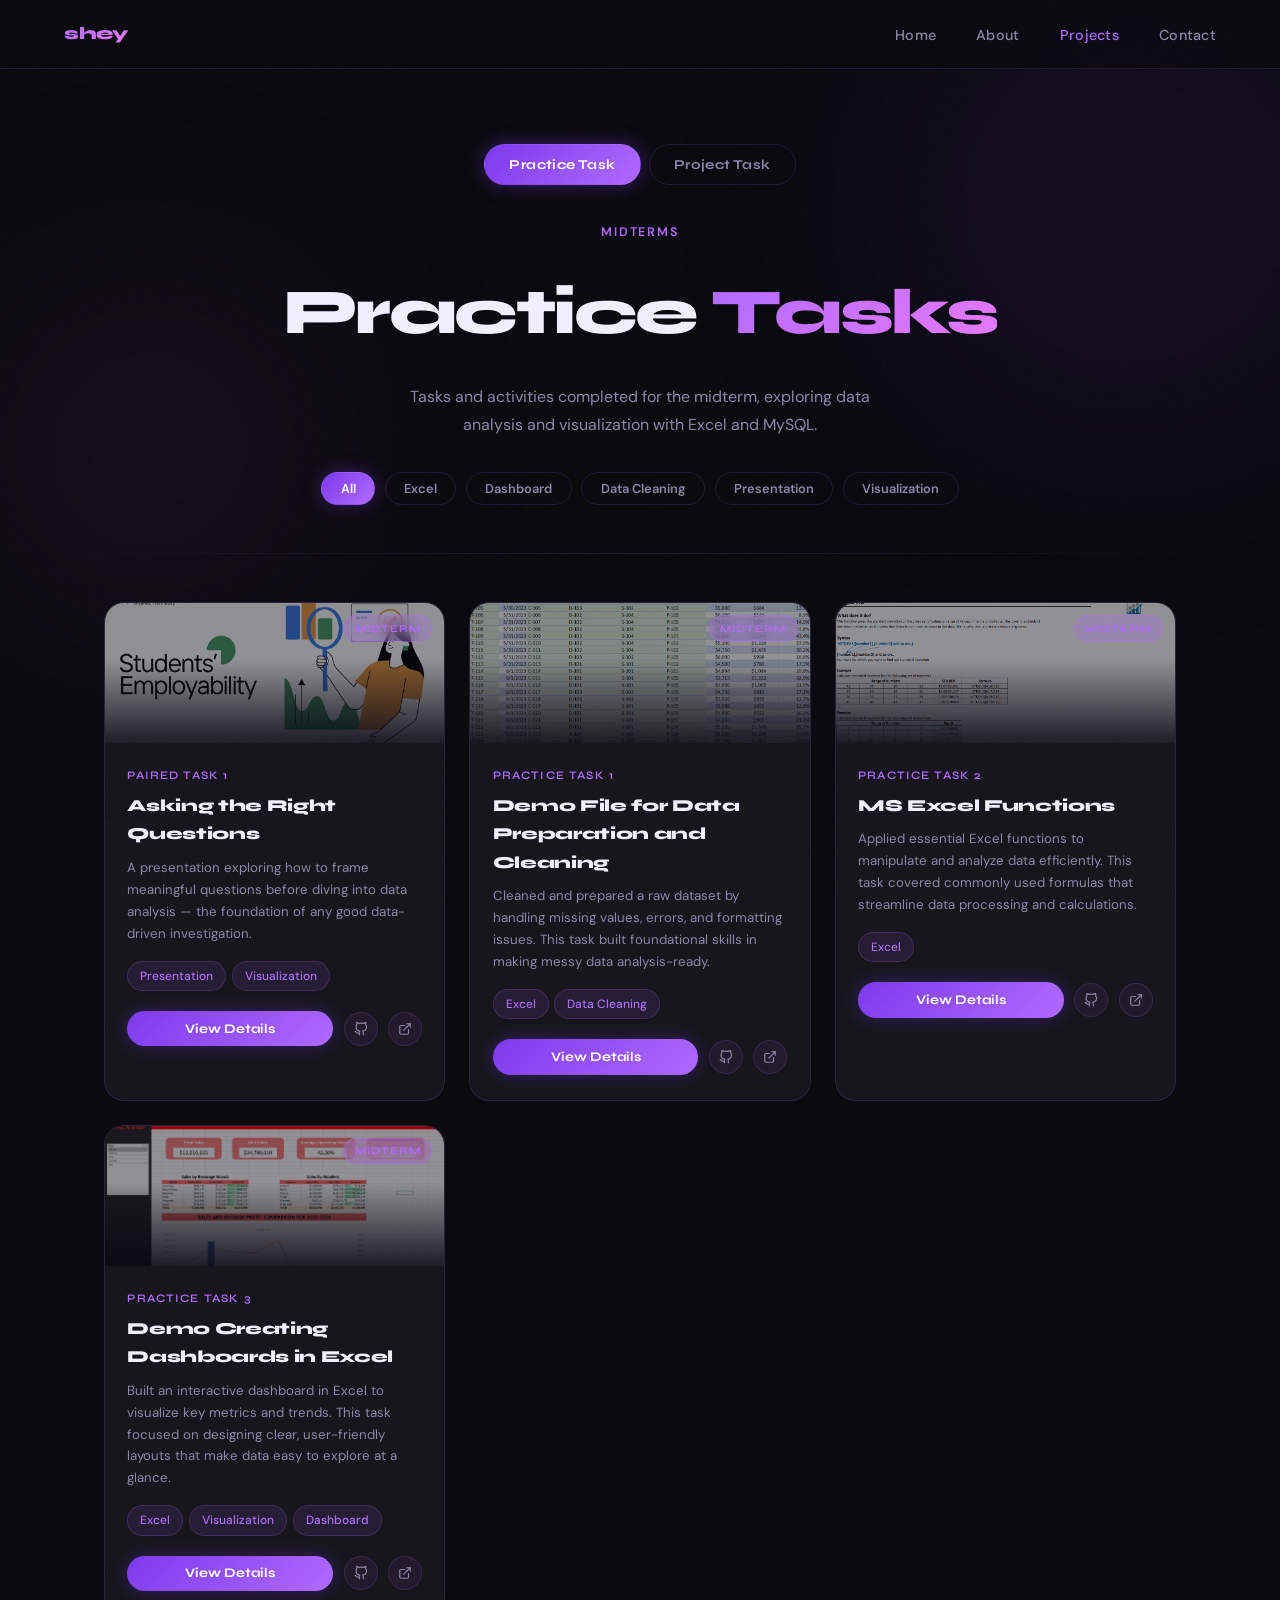
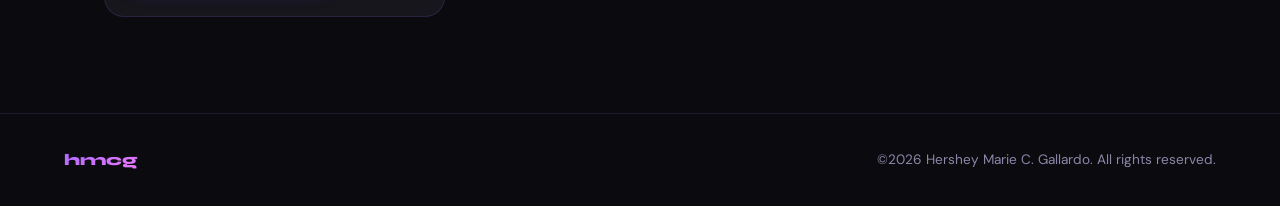
<file: MID_practice.html>
<!DOCTYPE html>
<html lang="en">
<head>
<meta charset="UTF-8">
<meta name="viewport" content="width=device-width, initial-scale=1.0">
<title>Midterms — Practice Task</title>
<link href="https://fonts.googleapis.com/css2?family=Syne:wght@400;600;700;800&family=DM+Sans:ital,opsz,wght@0,9..40,300;0,9..40,400;0,9..40,500;1,9..40,300&display=swap" rel="stylesheet">
<link rel="stylesheet" href="style.css">
<style>
  /* ── Card banner image ── */
  .pcard-img {
    position: relative;
    overflow: hidden;
    height: 140px;
    background: #0d0d14;
  }
  .pcard-img img.banner-photo {
    width: 100%;
    height: 100%;
    object-fit: cover;
    opacity: 0.55;
    display: block;
    transition: opacity 0.3s ease, transform 0.4s ease;
  }
  .pcard:hover .pcard-img img.banner-photo {
    opacity: 0.7;
    transform: scale(1.04);
  }
  /* fallback SVG sits behind if no image */
  .pcard-img .banner-line {
    position: absolute;
    inset: 0;
    z-index: 0;
  }
  .pcard-img img.banner-photo ~ .banner-line {
    display: none;
  }
  .pcard-img .pcard-badge {
    position: absolute;
    top: 12px;
    right: 12px;
    z-index: 2;
  }

  /* ── Modal banner image ── */
  .modal-banner {
    height: 180px;
    overflow: hidden;
    background: #0d0d14;
    border-radius: 16px 16px 0 0;
  }
  .modal-banner img.modal-photo {
    width: 100%;
    height: 100%;
    object-fit: cover;
    opacity: 0.55;
    display: block;
  }
  .modal-banner img.modal-photo ~ svg {
    display: none;
  }
  .modal-close {
    position: absolute;
    top: 12px;
    right: 12px;
    z-index: 10;
  }

  /* ── File download button ── */
  .btn-download {
    display: inline-flex;
    align-items: center;
    gap: 0.4rem;
    padding: 0.65rem 1.25rem;
    font-size: 0.85rem;
    font-family: inherit;
    font-weight: 500;
    border-radius: 8px;
    border: 1.5px solid rgba(176,106,255,0.35);
    background: rgba(176,106,255,0.08);
    color: #b06aff;
    cursor: pointer;
    text-decoration: none;
    transition: background 0.2s, border-color 0.2s;
  }
  .btn-download:hover {
    background: rgba(176,106,255,0.16);
    border-color: rgba(176,106,255,0.6);
  }
  .btn-download svg {
    flex-shrink: 0;
  }

  /* ── Image gallery in modal ── */
  .modal-gallery {
    display: flex;
    gap: 8px;
    flex-wrap: wrap;
    margin: 0.75rem 0;
  }
  .modal-gallery img {
    height: 80px;
    width: auto;
    border-radius: 6px;
    object-fit: cover;
    border: 1px solid rgba(176,106,255,0.2);
    cursor: pointer;
    transition: opacity 0.2s;
  }
  .modal-gallery img:hover { opacity: 0.8; }

  /* placeholder styling */
  .img-placeholder {
    width: 100%;
    height: 100%;
    display: flex;
    flex-direction: column;
    align-items: center;
    justify-content: center;
    gap: 6px;
    color: rgba(176,106,255,0.4);
    font-size: 0.75rem;
    font-family: 'DM Sans', sans-serif;
    background: repeating-linear-gradient(
      45deg,
      rgba(176,106,255,0.03),
      rgba(176,106,255,0.03) 10px,
      transparent 10px,
      transparent 20px
    );
  }
  .img-placeholder svg { opacity: 0.35; }
</style>
</head>
<body>

<div class="blob1"></div>
<div class="blob2"></div>

<!-- NAV -->
<nav>
  <div class="nav-logo">shey</div>
  <ul class="nav-links">
    <li><a href="index.html">Home</a></li>
    <li><a href="index.html#about">About</a></li>
    <li><a href="index.html#projects" class="active">Projects</a></li>
    <li><a href="index.html#contact">Contact</a></li>
  </ul>
</nav>

<!-- HERO -->
<div class="projects-hero">
  <div class="page-tabs">
    <a href="MID_practice.html" class="page-tab active">Practice Task</a>
    <a href="MID_project.html" class="page-tab">Project Task</a>
  </div>
  <div class="projects-hero-tag">MIDTERMS</div>
  <h1>Practice <span style="background:linear-gradient(135deg,var(--accent),var(--accent3));-webkit-background-clip:text;-webkit-text-fill-color:transparent;">Tasks</span></h1>
  <p>Tasks and activities completed for the midterm, exploring data analysis and visualization with Excel and MySQL.</p>
  <div class="filter-bar">
    <button class="filter-btn active" data-filter="all">All</button>
    <button class="filter-btn" data-filter="excel">Excel</button>
    <button class="filter-btn" data-filter="dash">Dashboard</button>
    <button class="filter-btn" data-filter="dclean">Data Cleaning</button>
    <button class="filter-btn" data-filter="present">Presentation</button>
    <button class="filter-btn" data-filter="viz">Visualization</button>
  </div>
</div>

<div class="section-divider" style="max-width:1200px; margin: 0 auto;"></div>

<!-- PROJECTS GRID -->
<section class="projects-page-section">
  <div class="projects-page-grid" id="projectsGrid">

    <!-- CARD 1 — Paired Task 1 -->
    <div class="pcard" data-category="present viz">
      <div class="pcard-img">
        <span class="pcard-badge">Midterm</span>
        <img class="banner-photo" src="portfolio/practice/image/pairedtask1.png" alt="Asking the Right Questions">
        <div class="banner-line">
          <svg viewBox="0 0 200 100" xmlns="http://www.w3.org/2000/svg" preserveAspectRatio="none">
            <defs>
              <linearGradient id="card-lg1" x1="0" y1="0" x2="0" y2="1">
                <stop offset="0%" stop-color="#b06aff" stop-opacity="0.35"/>
                <stop offset="100%" stop-color="#b06aff" stop-opacity="0"/>
              </linearGradient>
            </defs>
            <path d="M0 80 L25 65 L50 72 L75 45 L100 50 L125 30 L150 38 L175 20 L200 25 L200 100 L0 100 Z" fill="url(#card-lg1)"/>
            <polyline points="0,80 25,65 50,72 75,45 100,50 125,30 150,38 175,20 200,25" fill="none" stroke="#b06aff" stroke-width="2.5" stroke-linecap="round" stroke-linejoin="round"/>
            <circle cx="75" cy="45" r="4" fill="#e879f9"/>
            <circle cx="125" cy="30" r="4" fill="#e879f9"/>
            <circle cx="175" cy="20" r="4" fill="#e879f9"/>
          </svg>
        </div>
      </div>
      <div class="pcard-body">
        <div class="pcard-number">Paired Task 1</div>
        <div class="pcard-title">Asking the Right Questions</div>
        <p class="pcard-desc">A presentation exploring how to frame meaningful questions before diving into data analysis — the foundation of any good data-driven investigation.</p>
        <div class="pcard-tags">
          <span class="tag">Presentation</span>
          <span class="tag">Visualization</span>
        </div>
        <div class="pcard-footer">
          <button class="btn-view" onclick="openModal('modal1')">View Details</button>
          <a class="icon-btn" title="GitHub" href="#">
            <svg width="14" height="14" viewBox="0 0 24 24" fill="none" stroke="currentColor" stroke-width="2" stroke-linecap="round" stroke-linejoin="round"><path d="M9 19c-5 1.5-5-2.5-7-3m14 6v-3.87a3.37 3.37 0 0 0-.94-2.61c3.14-.35 6.44-1.54 6.44-7A5.44 5.44 0 0 0 20 4.77 5.07 5.07 0 0 0 19.91 1S18.73.65 16 2.48a13.38 13.38 0 0 0-7 0C6.27.65 5.09 1 5.09 1A5.07 5.07 0 0 0 5 4.77a5.44 5.44 0 0 0-1.5 3.78c0 5.42 3.3 6.61 6.44 7A3.37 3.37 0 0 0 9 18.13V22"/></svg>
          </a>
          <a class="icon-btn" title="Live" href="#">
            <svg width="14" height="14" viewBox="0 0 24 24" fill="none" stroke="currentColor" stroke-width="2" stroke-linecap="round" stroke-linejoin="round"><path d="M18 13v6a2 2 0 0 1-2 2H5a2 2 0 0 1-2-2V8a2 2 0 0 1 2-2h6"/><polyline points="15 3 21 3 21 9"/><line x1="10" y1="14" x2="21" y2="3"/></svg>
          </a>
        </div>
      </div>
    </div>

    <!-- CARD 2 — Practice Task 1 -->
    <div class="pcard" data-category="excel dclean">
      <div class="pcard-img">
        <span class="pcard-badge">Midterm</span>
        <img class="banner-photo" src="portfolio/practice/image/practicetask1.png" alt="Data Preparation and Cleaning">
        <div class="banner-line">
          <svg viewBox="0 0 200 100" xmlns="http://www.w3.org/2000/svg" preserveAspectRatio="none">
            <defs>
              <linearGradient id="card-lg2" x1="0" y1="0" x2="0" y2="1">
                <stop offset="0%" stop-color="#b06aff" stop-opacity="0.35"/>
                <stop offset="100%" stop-color="#b06aff" stop-opacity="0"/>
              </linearGradient>
            </defs>
            <path d="M0 80 L25 65 L50 72 L75 45 L100 50 L125 30 L150 38 L175 20 L200 25 L200 100 L0 100 Z" fill="url(#card-lg2)"/>
            <polyline points="0,80 25,65 50,72 75,45 100,50 125,30 150,38 175,20 200,25" fill="none" stroke="#b06aff" stroke-width="2.5" stroke-linecap="round" stroke-linejoin="round"/>
            <circle cx="75" cy="45" r="4" fill="#e879f9"/>
            <circle cx="125" cy="30" r="4" fill="#e879f9"/>
            <circle cx="175" cy="20" r="4" fill="#e879f9"/>
          </svg>
        </div>
      </div>
      <div class="pcard-body">
        <div class="pcard-number">Practice Task 1</div>
        <div class="pcard-title">Demo File for Data Preparation and Cleaning</div>
        <p class="pcard-desc">Cleaned and prepared a raw dataset by handling missing values, errors, and formatting issues. This task built foundational skills in making messy data analysis-ready.</p>
        <div class="pcard-tags">
          <span class="tag">Excel</span>
          <span class="tag">Data Cleaning</span>
        </div>
        <div class="pcard-footer">
          <button class="btn-view" onclick="openModal('modal2')">View Details</button>
          <a class="icon-btn" title="GitHub" href="#">
            <svg width="14" height="14" viewBox="0 0 24 24" fill="none" stroke="currentColor" stroke-width="2" stroke-linecap="round" stroke-linejoin="round"><path d="M9 19c-5 1.5-5-2.5-7-3m14 6v-3.87a3.37 3.37 0 0 0-.94-2.61c3.14-.35 6.44-1.54 6.44-7A5.44 5.44 0 0 0 20 4.77 5.07 5.07 0 0 0 19.91 1S18.73.65 16 2.48a13.38 13.38 0 0 0-7 0C6.27.65 5.09 1 5.09 1A5.07 5.07 0 0 0 5 4.77a5.44 5.44 0 0 0-1.5 3.78c0 5.42 3.3 6.61 6.44 7A3.37 3.37 0 0 0 9 18.13V22"/></svg>
          </a>
          <a class="icon-btn" title="Live" href="#">
            <svg width="14" height="14" viewBox="0 0 24 24" fill="none" stroke="currentColor" stroke-width="2" stroke-linecap="round" stroke-linejoin="round"><path d="M18 13v6a2 2 0 0 1-2 2H5a2 2 0 0 1-2-2V8a2 2 0 0 1 2-2h6"/><polyline points="15 3 21 3 21 9"/><line x1="10" y1="14" x2="21" y2="3"/></svg>
          </a>
        </div>
      </div>
    </div>

    <!-- CARD 3 — Practice Task 2 -->
    <div class="pcard" data-category="excel">
      <div class="pcard-img">
        <span class="pcard-badge">Midterm</span>
        <img class="banner-photo" src="portfolio/practice/image/practicetask2.png" alt="MS Excel Functions">
        <div class="banner-line">
          <svg viewBox="0 0 200 100" xmlns="http://www.w3.org/2000/svg" preserveAspectRatio="none">
            <defs>
              <linearGradient id="card-lg3" x1="0" y1="0" x2="0" y2="1">
                <stop offset="0%" stop-color="#b06aff" stop-opacity="0.35"/>
                <stop offset="100%" stop-color="#b06aff" stop-opacity="0"/>
              </linearGradient>
            </defs>
            <path d="M0 80 L25 65 L50 72 L75 45 L100 50 L125 30 L150 38 L175 20 L200 25 L200 100 L0 100 Z" fill="url(#card-lg3)"/>
            <polyline points="0,80 25,65 50,72 75,45 100,50 125,30 150,38 175,20 200,25" fill="none" stroke="#b06aff" stroke-width="2.5" stroke-linecap="round" stroke-linejoin="round"/>
            <circle cx="75" cy="45" r="4" fill="#e879f9"/>
            <circle cx="125" cy="30" r="4" fill="#e879f9"/>
            <circle cx="175" cy="20" r="4" fill="#e879f9"/>
          </svg>
        </div>
      </div>
      <div class="pcard-body">
        <div class="pcard-number">Practice Task 2</div>
        <div class="pcard-title">MS Excel Functions</div>
        <p class="pcard-desc">Applied essential Excel functions to manipulate and analyze data efficiently. This task covered commonly used formulas that streamline data processing and calculations.</p>
        <div class="pcard-tags">
          <span class="tag">Excel</span>
        </div>
        <div class="pcard-footer">
          <button class="btn-view" onclick="openModal('modal3')">View Details</button>
          <a class="icon-btn" title="GitHub" href="#">
            <svg width="14" height="14" viewBox="0 0 24 24" fill="none" stroke="currentColor" stroke-width="2" stroke-linecap="round" stroke-linejoin="round"><path d="M9 19c-5 1.5-5-2.5-7-3m14 6v-3.87a3.37 3.37 0 0 0-.94-2.61c3.14-.35 6.44-1.54 6.44-7A5.44 5.44 0 0 0 20 4.77 5.07 5.07 0 0 0 19.91 1S18.73.65 16 2.48a13.38 13.38 0 0 0-7 0C6.27.65 5.09 1 5.09 1A5.07 5.07 0 0 0 5 4.77a5.44 5.44 0 0 0-1.5 3.78c0 5.42 3.3 6.61 6.44 7A3.37 3.37 0 0 0 9 18.13V22"/></svg>
          </a>
          <a class="icon-btn" title="Live" href="#">
            <svg width="14" height="14" viewBox="0 0 24 24" fill="none" stroke="currentColor" stroke-width="2" stroke-linecap="round" stroke-linejoin="round"><path d="M18 13v6a2 2 0 0 1-2 2H5a2 2 0 0 1-2-2V8a2 2 0 0 1 2-2h6"/><polyline points="15 3 21 3 21 9"/><line x1="10" y1="14" x2="21" y2="3"/></svg>
          </a>
        </div>
      </div>
    </div>

    <!-- CARD 4 — Practice Task 3 -->
    <div class="pcard" data-category="excel dash viz">
      <div class="pcard-img">
        <span class="pcard-badge">Midterm</span>
        <img class="banner-photo" src="portfolio/practice/image/practicetask3.png" alt="Creating Dashboards in Excel">
        <div class="banner-line">
          <svg viewBox="0 0 200 100" xmlns="http://www.w3.org/2000/svg" preserveAspectRatio="none">
            <defs>
              <linearGradient id="card-lg4" x1="0" y1="0" x2="0" y2="1">
                <stop offset="0%" stop-color="#b06aff" stop-opacity="0.35"/>
                <stop offset="100%" stop-color="#b06aff" stop-opacity="0"/>
              </linearGradient>
            </defs>
            <path d="M0 80 L25 65 L50 72 L75 45 L100 50 L125 30 L150 38 L175 20 L200 25 L200 100 L0 100 Z" fill="url(#card-lg4)"/>
            <polyline points="0,80 25,65 50,72 75,45 100,50 125,30 150,38 175,20 200,25" fill="none" stroke="#b06aff" stroke-width="2.5" stroke-linecap="round" stroke-linejoin="round"/>
            <circle cx="75" cy="45" r="4" fill="#e879f9"/>
            <circle cx="125" cy="30" r="4" fill="#e879f9"/>
            <circle cx="175" cy="20" r="4" fill="#e879f9"/>
          </svg>
        </div>
      </div>
      <div class="pcard-body">
        <div class="pcard-number">Practice Task 3</div>
        <div class="pcard-title">Demo Creating Dashboards in Excel</div>
        <p class="pcard-desc">Built an interactive dashboard in Excel to visualize key metrics and trends. This task focused on designing clear, user-friendly layouts that make data easy to explore at a glance.</p>
        <div class="pcard-tags">
          <span class="tag">Excel</span>
          <span class="tag">Visualization</span>
          <span class="tag">Dashboard</span>
        </div>
        <div class="pcard-footer">
          <button class="btn-view" onclick="openModal('modal4')">View Details</button>
          <a class="icon-btn" title="GitHub" href="#">
            <svg width="14" height="14" viewBox="0 0 24 24" fill="none" stroke="currentColor" stroke-width="2" stroke-linecap="round" stroke-linejoin="round"><path d="M9 19c-5 1.5-5-2.5-7-3m14 6v-3.87a3.37 3.37 0 0 0-.94-2.61c3.14-.35 6.44-1.54 6.44-7A5.44 5.44 0 0 0 20 4.77 5.07 5.07 0 0 0 19.91 1S18.73.65 16 2.48a13.38 13.38 0 0 0-7 0C6.27.65 5.09 1 5.09 1A5.07 5.07 0 0 0 5 4.77a5.44 5.44 0 0 0-1.5 3.78c0 5.42 3.3 6.61 6.44 7A3.37 3.37 0 0 0 9 18.13V22"/></svg>
          </a>
          <a class="icon-btn" title="Live" href="#">
            <svg width="14" height="14" viewBox="0 0 24 24" fill="none" stroke="currentColor" stroke-width="2" stroke-linecap="round" stroke-linejoin="round"><path d="M18 13v6a2 2 0 0 1-2 2H5a2 2 0 0 1-2-2V8a2 2 0 0 1 2-2h6"/><polyline points="15 3 21 3 21 9"/><line x1="10" y1="14" x2="21" y2="3"/></svg>
          </a>
        </div>
      </div>
    </div>

  </div>
</section>


<!-- ══════════════════════════════════════════
     MODAL 1 — Paired Task 1
     ══════════════════════════════════════════ -->
<div class="modal-overlay" id="modal1">
  <div class="modal">
    <div class="modal-banner" style="padding:0; position:relative;">
      <button class="modal-close" onclick="closeModal('modal1')">✕</button>
      <img class="modal-photo" src="portfolio/practice/image/pairedtask1.png" alt="Asking the Right Questions">
      <svg viewBox="0 0 300 180" xmlns="http://www.w3.org/2000/svg" style="position:absolute;inset:0;width:100%;height:100%;" preserveAspectRatio="none">
        <defs>
          <linearGradient id="modal-lg1" x1="0" y1="0" x2="0" y2="1">
            <stop offset="0%" stop-color="#b06aff" stop-opacity="0.3"/>
            <stop offset="100%" stop-color="#b06aff" stop-opacity="0"/>
          </linearGradient>
        </defs>
        <path d="M0 120 L40 95 L80 105 L120 65 L160 75 L200 45 L240 58 L300 30 L300 180 L0 180 Z" fill="url(#modal-lg1)"/>
        <polyline points="0,120 40,95 80,105 120,65 160,75 200,45 240,58 300,30" fill="none" stroke="#b06aff" stroke-width="2.5" stroke-linecap="round" stroke-linejoin="round"/>
        <circle cx="120" cy="65" r="5" fill="#e879f9"/>
        <circle cx="200" cy="45" r="5" fill="#e879f9"/>
        <circle cx="300" cy="30" r="5" fill="#e879f9"/>
      </svg>
    </div>
    <div class="modal-body">
      <div class="modal-label">Paired Task 1</div>
      <div class="modal-title">Asking the Right Questions</div>
      <p class="modal-desc">A presentation exploring how to frame meaningful questions before diving into data analysis — the foundation of any good data-driven investigation.</p>
      <!--
        TO ADD EXTRA SCREENSHOTS: uncomment and fill in below:
        <div class="modal-gallery">
          <img src="images/paired-task-1-a.jpg" alt="Screenshot 1">
          <img src="images/paired-task-1-b.jpg" alt="Screenshot 2">
        </div>
      -->
      <div class="modal-tags">
        <span class="tag">Presentation</span>
        <span class="tag">Visualization</span>
      </div>
      <div class="modal-actions">
        <a href="https://github.com/hmcdefg/portfolio/tree/860f773a5fff4ae93bd8f23fcc271182da36bd7a/portfolio/practice/paired%20task" class="btn-view" style="display:inline-flex; align-items:center; gap:0.4rem; flex:unset; padding:0.65rem 1.5rem;">
          <svg width="13" height="13" viewBox="0 0 24 24" fill="none" stroke="currentColor" stroke-width="2.5" stroke-linecap="round" stroke-linejoin="round"><path d="M9 19c-5 1.5-5-2.5-7-3m14 6v-3.87a3.37 3.37 0 0 0-.94-2.61c3.14-.35 6.44-1.54 6.44-7A5.44 5.44 0 0 0 20 4.77 5.07 5.07 0 0 0 19.91 1S18.73.65 16 2.48a13.38 13.38 0 0 0-7 0C6.27.65 5.09 1 5.09 1A5.07 5.07 0 0 0 5 4.77a5.44 5.44 0 0 0-1.5 3.78c0 5.42 3.3 6.61 6.44 7A3.37 3.37 0 0 0 9 18.13V22"/></svg>
          View on GitHub
        </a>
        <!--
          TO ADD FILE DOWNLOAD: replace href="#" with your file path, e.g. href="files/paired-task-1.pptx"
          Change the label and icon to match the file type.
        -->
        <a href="portfolio/practice/paired task/7ANALYTICS_GALLARDO_MIJARES.pdf" class="btn-download" download>
          <svg width="13" height="13" viewBox="0 0 24 24" fill="none" stroke="currentColor" stroke-width="2.5" stroke-linecap="round" stroke-linejoin="round"><path d="M21 15v4a2 2 0 0 1-2 2H5a2 2 0 0 1-2-2v-4"/><polyline points="7 10 12 15 17 10"/><line x1="12" y1="15" x2="12" y2="3"/></svg>
          Download File
        </a>
        <button class="btn-outline" onclick="closeModal('modal1')" style="padding:0.65rem 1.25rem; font-size:0.85rem;">Close</button>
      </div>
    </div>
  </div>
</div>

<!-- ══════════════════════════════════════════
     MODAL 2 — Practice Task 1
     ══════════════════════════════════════════ -->
<div class="modal-overlay" id="modal2">
  <div class="modal">
    <div class="modal-banner" style="padding:0; position:relative;">
      <button class="modal-close" onclick="closeModal('modal2')">✕</button>
      <img class="modal-photo" src="portfolio/practice/image/practicetask1.png" alt="Data Preparation and Cleaning">
      <svg viewBox="0 0 300 180" xmlns="http://www.w3.org/2000/svg" style="position:absolute;inset:0;width:100%;height:100%;" preserveAspectRatio="none">
        <defs>
          <linearGradient id="modal-lg2" x1="0" y1="0" x2="0" y2="1">
            <stop offset="0%" stop-color="#b06aff" stop-opacity="0.3"/>
            <stop offset="100%" stop-color="#b06aff" stop-opacity="0"/>
          </linearGradient>
        </defs>
        <path d="M0 120 L40 95 L80 105 L120 65 L160 75 L200 45 L240 58 L300 30 L300 180 L0 180 Z" fill="url(#modal-lg2)"/>
        <polyline points="0,120 40,95 80,105 120,65 160,75 200,45 240,58 300,30" fill="none" stroke="#b06aff" stroke-width="2.5" stroke-linecap="round" stroke-linejoin="round"/>
        <circle cx="120" cy="65" r="5" fill="#e879f9"/>
        <circle cx="200" cy="45" r="5" fill="#e879f9"/>
        <circle cx="300" cy="30" r="5" fill="#e879f9"/>
      </svg>
    </div>
    <div class="modal-body">
      <div class="modal-label">Practice Task 1</div>
      <div class="modal-title">Demo File for Data Preparation and Cleaning</div>
      <p class="modal-desc">Cleaned and prepared a raw dataset by handling missing values, errors, and formatting issues. This task built foundational skills in making messy data analysis-ready.</p>
      <!--
        TO ADD EXTRA SCREENSHOTS: uncomment and fill in below:
        <div class="modal-gallery">
          <img src="images/practice-task-1-a.jpg" alt="Screenshot 1">
          <img src="images/practice-task-1-b.jpg" alt="Screenshot 2">
        </div>
      -->
      <div class="modal-tags">
        <span class="tag">Excel</span>
        <span class="tag">Data Cleaning</span>
      </div>
      <div class="modal-actions">
        <a href="https://github.com/hmcdefg/portfolio/tree/860f773a5fff4ae93bd8f23fcc271182da36bd7a/portfolio/practice/prac%201" class="btn-view" style="display:inline-flex; align-items:center; gap:0.4rem; flex:unset; padding:0.65rem 1.5rem;">
          <svg width="13" height="13" viewBox="0 0 24 24" fill="none" stroke="currentColor" stroke-width="2.5" stroke-linecap="round" stroke-linejoin="round"><path d="M9 19c-5 1.5-5-2.5-7-3m14 6v-3.87a3.37 3.37 0 0 0-.94-2.61c3.14-.35 6.44-1.54 6.44-7A5.44 5.44 0 0 0 20 4.77 5.07 5.07 0 0 0 19.91 1S18.73.65 16 2.48a13.38 13.38 0 0 0-7 0C6.27.65 5.09 1 5.09 1A5.07 5.07 0 0 0 5 4.77a5.44 5.44 0 0 0-1.5 3.78c0 5.42 3.3 6.61 6.44 7A3.37 3.37 0 0 0 9 18.13V22"/></svg>
          View on GitHub
        </a>
        <!--
          TO ADD FILE DOWNLOAD: replace href="#" with your file path, e.g. href="files/practice-task-1.xlsx"
        -->
        <a href="portfolio/practice/prac 1/Data Cleaning Start_GALLARDO.xlsx" class="btn-download" download>
          <svg width="13" height="13" viewBox="0 0 24 24" fill="none" stroke="currentColor" stroke-width="2.5" stroke-linecap="round" stroke-linejoin="round"><path d="M21 15v4a2 2 0 0 1-2 2H5a2 2 0 0 1-2-2v-4"/><polyline points="7 10 12 15 17 10"/><line x1="12" y1="15" x2="12" y2="3"/></svg>
          Download Excel
        </a>
        <button class="btn-outline" onclick="closeModal('modal2')" style="padding:0.65rem 1.25rem; font-size:0.85rem;">Close</button>
      </div>
    </div>
  </div>
</div>

<!-- ══════════════════════════════════════════
     MODAL 3 — Practice Task 2
     ══════════════════════════════════════════ -->
<div class="modal-overlay" id="modal3">
  <div class="modal">
    <div class="modal-banner" style="padding:0; position:relative;">
      <button class="modal-close" onclick="closeModal('modal3')">✕</button>
      <img class="modal-photo" src="portfolio/practice/image/practicetask2.png" alt="MS Excel Functions">
      <svg viewBox="0 0 300 180" xmlns="http://www.w3.org/2000/svg" style="position:absolute;inset:0;width:100%;height:100%;" preserveAspectRatio="none">
        <defs>
          <linearGradient id="modal-lg3" x1="0" y1="0" x2="0" y2="1">
            <stop offset="0%" stop-color="#b06aff" stop-opacity="0.3"/>
            <stop offset="100%" stop-color="#b06aff" stop-opacity="0"/>
          </linearGradient>
        </defs>
        <path d="M0 120 L40 95 L80 105 L120 65 L160 75 L200 45 L240 58 L300 30 L300 180 L0 180 Z" fill="url(#modal-lg3)"/>
        <polyline points="0,120 40,95 80,105 120,65 160,75 200,45 240,58 300,30" fill="none" stroke="#b06aff" stroke-width="2.5" stroke-linecap="round" stroke-linejoin="round"/>
        <circle cx="120" cy="65" r="5" fill="#e879f9"/>
        <circle cx="200" cy="45" r="5" fill="#e879f9"/>
        <circle cx="300" cy="30" r="5" fill="#e879f9"/>
      </svg>
    </div>
    <div class="modal-body">
      <div class="modal-label">Practice Task 2</div>
      <div class="modal-title">MS Excel Functions</div>
      <p class="modal-desc">Applied essential Excel functions to manipulate and analyze data efficiently. This task covered commonly used formulas that streamline data processing and calculations.</p>
      <!--
        TO ADD EXTRA SCREENSHOTS: uncomment and fill in below:
        <div class="modal-gallery">
          <img src="images/practice-task-2-a.jpg" alt="Screenshot 1">
        </div>
      -->
      <div class="modal-tags">
        <span class="tag">Excel</span>
      </div>
      <div class="modal-actions">
        <a href="https://github.com/hmcdefg/portfolio/tree/860f773a5fff4ae93bd8f23fcc271182da36bd7a/portfolio/practice/prac%203" class="btn-view" style="display:inline-flex; align-items:center; gap:0.4rem; flex:unset; padding:0.65rem 1.5rem;">
          <svg width="13" height="13" viewBox="0 0 24 24" fill="none" stroke="currentColor" stroke-width="2.5" stroke-linecap="round" stroke-linejoin="round"><path d="M9 19c-5 1.5-5-2.5-7-3m14 6v-3.87a3.37 3.37 0 0 0-.94-2.61c3.14-.35 6.44-1.54 6.44-7A5.44 5.44 0 0 0 20 4.77 5.07 5.07 0 0 0 19.91 1S18.73.65 16 2.48a13.38 13.38 0 0 0-7 0C6.27.65 5.09 1 5.09 1A5.07 5.07 0 0 0 5 4.77a5.44 5.44 0 0 0-1.5 3.78c0 5.42 3.3 6.61 6.44 7A3.37 3.37 0 0 0 9 18.13V22"/></svg>
          View on GitHub
        </a>
        <!--
          TO ADD FILE DOWNLOAD: replace href="#" with your file path, e.g. href="files/practice-task-2.xlsx"
        -->
        <a href="portfolio/practice/prac 2/Practice_Task2_Excel_Formulas (1).xlsx" class="btn-download" download>
          <svg width="13" height="13" viewBox="0 0 24 24" fill="none" stroke="currentColor" stroke-width="2.5" stroke-linecap="round" stroke-linejoin="round"><path d="M21 15v4a2 2 0 0 1-2 2H5a2 2 0 0 1-2-2v-4"/><polyline points="7 10 12 15 17 10"/><line x1="12" y1="15" x2="12" y2="3"/></svg>
          Download Excel
        </a>
        <button class="btn-outline" onclick="closeModal('modal3')" style="padding:0.65rem 1.25rem; font-size:0.85rem;">Close</button>
      </div>
    </div>
  </div>
</div>

<!-- ══════════════════════════════════════════
     MODAL 4 — Practice Task 3
     ══════════════════════════════════════════ -->
<div class="modal-overlay" id="modal4">
  <div class="modal">
    <div class="modal-banner" style="padding:0; position:relative;">
      <button class="modal-close" onclick="closeModal('modal4')">✕</button>
      <img class="modal-photo" src="portfolio/practice/image/practicetask3.png" alt="Creating Dashboards in Excel">
      <svg viewBox="0 0 300 180" xmlns="http://www.w3.org/2000/svg" style="position:absolute;inset:0;width:100%;height:100%;" preserveAspectRatio="none">
        <defs>
          <linearGradient id="modal-lg4" x1="0" y1="0" x2="0" y2="1">
            <stop offset="0%" stop-color="#b06aff" stop-opacity="0.3"/>
            <stop offset="100%" stop-color="#b06aff" stop-opacity="0"/>
          </linearGradient>
        </defs>
        <path d="M0 120 L40 95 L80 105 L120 65 L160 75 L200 45 L240 58 L300 30 L300 180 L0 180 Z" fill="url(#modal-lg4)"/>
        <polyline points="0,120 40,95 80,105 120,65 160,75 200,45 240,58 300,30" fill="none" stroke="#b06aff" stroke-width="2.5" stroke-linecap="round" stroke-linejoin="round"/>
        <circle cx="120" cy="65" r="5" fill="#e879f9"/>
        <circle cx="200" cy="45" r="5" fill="#e879f9"/>
        <circle cx="300" cy="30" r="5" fill="#e879f9"/>
      </svg>
    </div>
    <div class="modal-body">
      <div class="modal-label">Practice Task 3</div>
      <div class="modal-title">Demo Creating Dashboards in Excel</div>
      <p class="modal-desc">Built an interactive dashboard in Excel to visualize key metrics and trends. This task focused on designing clear, user-friendly layouts that make data easy to explore at a glance.</p>
      <!--
        TO ADD EXTRA SCREENSHOTS: uncomment and fill in below:
        <div class="modal-gallery">
          <img src="images/practice-task-3-a.jpg" alt="Dashboard screenshot">
        </div>
      -->
      <div class="modal-tags">
        <span class="tag">Excel</span>
        <span class="tag">Visualization</span>
        <span class="tag">Dashboard</span>
      </div>
      <div class="modal-actions">
        <a href="https://github.com/hmcdefg/portfolio/tree/860f773a5fff4ae93bd8f23fcc271182da36bd7a/portfolio/practice/prac%203" class="btn-view" style="display:inline-flex; align-items:center; gap:0.4rem; flex:unset; padding:0.65rem 1.5rem;">
          <svg width="13" height="13" viewBox="0 0 24 24" fill="none" stroke="currentColor" stroke-width="2.5" stroke-linecap="round" stroke-linejoin="round"><path d="M9 19c-5 1.5-5-2.5-7-3m14 6v-3.87a3.37 3.37 0 0 0-.94-2.61c3.14-.35 6.44-1.54 6.44-7A5.44 5.44 0 0 0 20 4.77 5.07 5.07 0 0 0 19.91 1S18.73.65 16 2.48a13.38 13.38 0 0 0-7 0C6.27.65 5.09 1 5.09 1A5.07 5.07 0 0 0 5 4.77a5.44 5.44 0 0 0-1.5 3.78c0 5.42 3.3 6.61 6.44 7A3.37 3.37 0 0 0 9 18.13V22"/></svg>
          View on GitHub
        </a>
        <!--
          TO ADD FILE DOWNLOAD: replace href="#" with your file path, e.g. href="files/practice-task-3.xlsx"
        -->
        <a href="portfolio/practice/prac 3/Data Visualization in Excel Demo_GALLARDO.xlsx" class="btn-download" download>
          <svg width="13" height="13" viewBox="0 0 24 24" fill="none" stroke="currentColor" stroke-width="2.5" stroke-linecap="round" stroke-linejoin="round"><path d="M21 15v4a2 2 0 0 1-2 2H5a2 2 0 0 1-2-2v-4"/><polyline points="7 10 12 15 17 10"/><line x1="12" y1="15" x2="12" y2="3"/></svg>
          Download Excel
        </a>
        <button class="btn-outline" onclick="closeModal('modal4')" style="padding:0.65rem 1.25rem; font-size:0.85rem;">Close</button>
      </div>
    </div>
  </div>
</div>


<!-- FOOTER -->
<footer style="position:relative; z-index:1;">
  <div class="footer-logo">hmcg</div>
  <div class="footer-text">©2026 Hershey Marie C. Gallardo. All rights reserved.</div>
</footer>

<script>
  // Filter
  document.querySelectorAll('.filter-btn').forEach(btn => {
    btn.addEventListener('click', () => {
      document.querySelectorAll('.filter-btn').forEach(b => b.classList.remove('active'));
      btn.classList.add('active');
      const filter = btn.dataset.filter;
      document.querySelectorAll('.pcard').forEach(card => {
        const cats = card.dataset.category || '';
        card.style.display = (filter === 'all' || cats.includes(filter)) ? '' : 'none';
      });
    });
  });

  // Modal
  function openModal(id) {
    document.getElementById(id).classList.add('open');
    document.body.style.overflow = 'hidden';
  }
  function closeModal(id) {
    document.getElementById(id).classList.remove('open');
    document.body.style.overflow = '';
  }
  document.querySelectorAll('.modal-overlay').forEach(o => {
    o.addEventListener('click', e => { if (e.target === o) closeModal(o.id); });
  });
  document.addEventListener('keydown', e => {
    if (e.key === 'Escape') document.querySelectorAll('.modal-overlay.open').forEach(m => closeModal(m.id));
  });
</script>
</body>
</html>
</file>
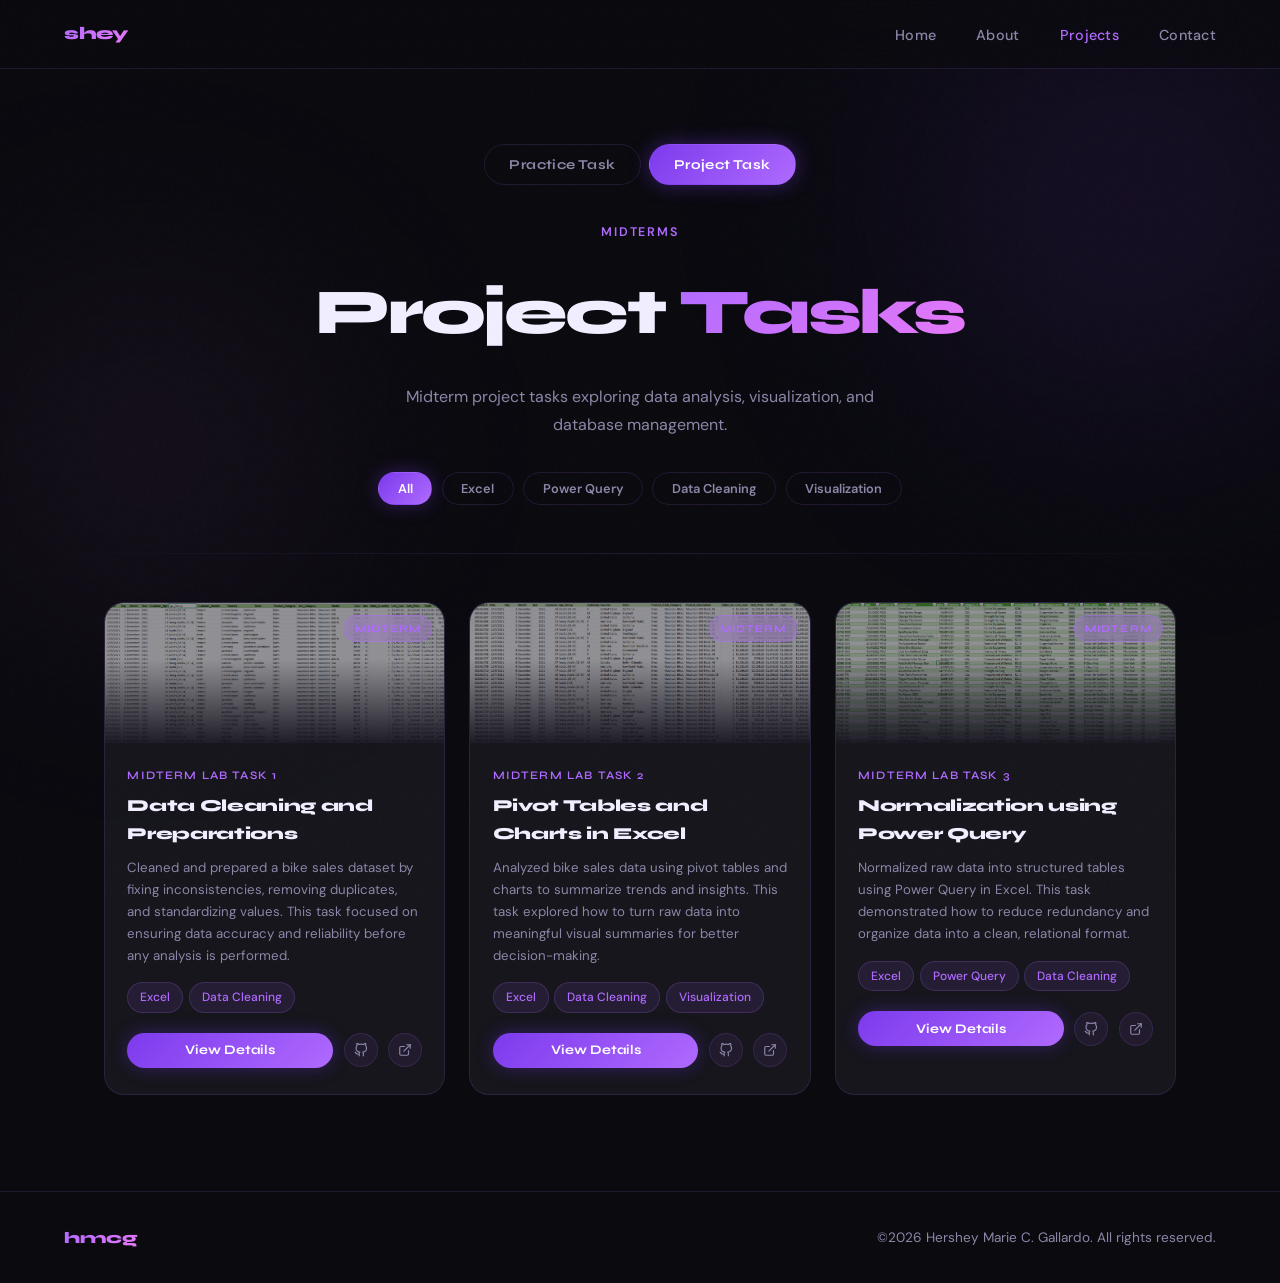
<file: MID_project.html>
<!DOCTYPE html>
<html lang="en">
<head>
<meta charset="UTF-8">
<meta name="viewport" content="width=device-width, initial-scale=1.0">
<title>Midterms — Project Task</title>
<link href="https://fonts.googleapis.com/css2?family=Syne:wght@400;600;700;800&family=DM+Sans:ital,opsz,wght@0,9..40,300;0,9..40,400;0,9..40,500;1,9..40,300&display=swap" rel="stylesheet">
<link rel="stylesheet" href="style.css">
<style>
  /* ── Card banner image ── */
  .pcard-img {
    position: relative;
    overflow: hidden;
    height: 140px;
    background: #0d0d14;
  }
  .pcard-img img.banner-photo {
    width: 100%;
    height: 100%;
    object-fit: cover;
    opacity: 0.55;
    display: block;
    transition: opacity 0.3s ease, transform 0.4s ease;
  }
  .pcard:hover .pcard-img img.banner-photo {
    opacity: 0.7;
    transform: scale(1.04);
  }
  .pcard-img .banner-line {
    position: absolute;
    inset: 0;
    z-index: 0;
  }
  .pcard-img img.banner-photo ~ .banner-line {
    display: none;
  }
  .pcard-img .pcard-badge {
    position: absolute;
    top: 12px;
    right: 12px;
    z-index: 2;
  }

  /* ── Modal banner image ── */
  .modal-banner {
    height: 180px;
    overflow: hidden;
    background: #0d0d14;
    border-radius: 16px 16px 0 0;
  }
  .modal-banner img.modal-photo {
    width: 100%;
    height: 100%;
    object-fit: cover;
    opacity: 0.55;
    display: block;
  }
  .modal-banner img.modal-photo ~ svg {
    display: none;
  }
  .modal-close {
    position: absolute;
    top: 12px;
    right: 12px;
    z-index: 10;
  }

  /* ── File download button ── */
  .btn-download {
    display: inline-flex;
    align-items: center;
    gap: 0.4rem;
    padding: 0.65rem 1.25rem;
    font-size: 0.85rem;
    font-family: inherit;
    font-weight: 500;
    border-radius: 8px;
    border: 1.5px solid rgba(176,106,255,0.35);
    background: rgba(176,106,255,0.08);
    color: #b06aff;
    cursor: pointer;
    text-decoration: none;
    transition: background 0.2s, border-color 0.2s;
  }
  .btn-download:hover {
    background: rgba(176,106,255,0.16);
    border-color: rgba(176,106,255,0.6);
  }
  .btn-download svg { flex-shrink: 0; }
</style>
</head>
<body>

<div class="blob1"></div>
<div class="blob2"></div>

<!-- NAV -->
<nav>
  <div class="nav-logo">shey</div>
  <ul class="nav-links">
    <li><a href="index.html">Home</a></li>
    <li><a href="index.html#about">About</a></li>
    <li><a href="index.html#projects" class="active">Projects</a></li>
    <li><a href="index.html#contact">Contact</a></li>
  </ul>
</nav>

<!-- HERO -->
<div class="projects-hero">
  <div class="page-tabs">
    <a href="MID_practice.html" class="page-tab">Practice Task</a>
    <a href="MID_project.html" class="page-tab active">Project Task</a>
  </div>
  <div class="projects-hero-tag">MIDTERMS</div>
  <h1>Project <span style="background:linear-gradient(135deg,var(--accent),var(--accent3));-webkit-background-clip:text;-webkit-text-fill-color:transparent;">Tasks</span></h1>
  <p>Midterm project tasks exploring data analysis, visualization, and database management.</p>
  <div class="filter-bar">
    <button class="filter-btn active" data-filter="all">All</button>
    <button class="filter-btn" data-filter="excel">Excel</button>
    <button class="filter-btn" data-filter="powq">Power Query</button>
    <button class="filter-btn" data-filter="dclean">Data Cleaning</button>
    <button class="filter-btn" data-filter="viz">Visualization</button>
  </div>
</div>

<div class="section-divider" style="max-width:1200px; margin: 0 auto;"></div>

<!-- PROJECTS GRID -->
<section class="projects-page-section">
  <div class="projects-page-grid" id="projectsGrid">

    <!-- CARD 1 — Midterm Lab Task 1 -->
    <div class="pcard" data-category="excel dclean">
      <div class="pcard-img">
        <span class="pcard-badge">Midterm</span>
        <img class="banner-photo" src="portfolio/project/image/midtermtask1.png" alt="Data Cleaning and Preparations">
        <div class="banner-line">
          <svg viewBox="0 0 200 100" xmlns="http://www.w3.org/2000/svg" preserveAspectRatio="none">
            <defs>
              <linearGradient id="card-lg1" x1="0" y1="0" x2="0" y2="1">
                <stop offset="0%" stop-color="#b06aff" stop-opacity="0.35"/>
                <stop offset="100%" stop-color="#b06aff" stop-opacity="0"/>
              </linearGradient>
            </defs>
            <path d="M0 80 L25 65 L50 72 L75 45 L100 50 L125 30 L150 38 L175 20 L200 25 L200 100 L0 100 Z" fill="url(#card-lg1)"/>
            <polyline points="0,80 25,65 50,72 75,45 100,50 125,30 150,38 175,20 200,25" fill="none" stroke="#b06aff" stroke-width="2.5" stroke-linecap="round" stroke-linejoin="round"/>
            <circle cx="75" cy="45" r="4" fill="#e879f9"/>
            <circle cx="125" cy="30" r="4" fill="#e879f9"/>
            <circle cx="175" cy="20" r="4" fill="#e879f9"/>
          </svg>
        </div>
      </div>
      <div class="pcard-body">
        <div class="pcard-number">Midterm Lab Task 1</div>
        <div class="pcard-title">Data Cleaning and Preparations</div>
        <p class="pcard-desc">Cleaned and prepared a bike sales dataset by fixing inconsistencies, removing duplicates, and standardizing values. This task focused on ensuring data accuracy and reliability before any analysis is performed.</p>
        <div class="pcard-tags">
          <span class="tag">Excel</span>
          <span class="tag">Data Cleaning</span>
        </div>
        <div class="pcard-footer">
          <button class="btn-view" onclick="openModal('modal1')">View Details</button>
          <a class="icon-btn" title="GitHub" href="#">
            <svg width="14" height="14" viewBox="0 0 24 24" fill="none" stroke="currentColor" stroke-width="2" stroke-linecap="round" stroke-linejoin="round"><path d="M9 19c-5 1.5-5-2.5-7-3m14 6v-3.87a3.37 3.37 0 0 0-.94-2.61c3.14-.35 6.44-1.54 6.44-7A5.44 5.44 0 0 0 20 4.77 5.07 5.07 0 0 0 19.91 1S18.73.65 16 2.48a13.38 13.38 0 0 0-7 0C6.27.65 5.09 1 5.09 1A5.07 5.07 0 0 0 5 4.77a5.44 5.44 0 0 0-1.5 3.78c0 5.42 3.3 6.61 6.44 7A3.37 3.37 0 0 0 9 18.13V22"/></svg>
          </a>
          <a class="icon-btn" title="Live" href="#">
            <svg width="14" height="14" viewBox="0 0 24 24" fill="none" stroke="currentColor" stroke-width="2" stroke-linecap="round" stroke-linejoin="round"><path d="M18 13v6a2 2 0 0 1-2 2H5a2 2 0 0 1-2-2V8a2 2 0 0 1 2-2h6"/><polyline points="15 3 21 3 21 9"/><line x1="10" y1="14" x2="21" y2="3"/></svg>
          </a>
        </div>
      </div>
    </div>

    <!-- CARD 2 — Midterm Lab Task 2 -->
    <div class="pcard" data-category="excel dclean viz">
      <div class="pcard-img">
        <span class="pcard-badge">Midterm</span>
        <img class="banner-photo" src="portfolio/project/image/midtermtask2.png" alt="Pivot Tables and Charts in Excel">
        <div class="banner-line">
          <svg viewBox="0 0 200 100" xmlns="http://www.w3.org/2000/svg" preserveAspectRatio="none">
            <defs>
              <linearGradient id="card-lg2" x1="0" y1="0" x2="0" y2="1">
                <stop offset="0%" stop-color="#b06aff" stop-opacity="0.35"/>
                <stop offset="100%" stop-color="#b06aff" stop-opacity="0"/>
              </linearGradient>
            </defs>
            <path d="M0 80 L25 65 L50 72 L75 45 L100 50 L125 30 L150 38 L175 20 L200 25 L200 100 L0 100 Z" fill="url(#card-lg2)"/>
            <polyline points="0,80 25,65 50,72 75,45 100,50 125,30 150,38 175,20 200,25" fill="none" stroke="#b06aff" stroke-width="2.5" stroke-linecap="round" stroke-linejoin="round"/>
            <circle cx="75" cy="45" r="4" fill="#e879f9"/>
            <circle cx="125" cy="30" r="4" fill="#e879f9"/>
            <circle cx="175" cy="20" r="4" fill="#e879f9"/>
          </svg>
        </div>
      </div>
      <div class="pcard-body">
        <div class="pcard-number">Midterm Lab Task 2</div>
        <div class="pcard-title">Pivot Tables and Charts in Excel</div>
        <p class="pcard-desc">Analyzed bike sales data using pivot tables and charts to summarize trends and insights. This task explored how to turn raw data into meaningful visual summaries for better decision-making.</p>
        <div class="pcard-tags">
          <span class="tag">Excel</span>
          <span class="tag">Data Cleaning</span>
          <span class="tag">Visualization</span>
        </div>
        <div class="pcard-footer">
          <button class="btn-view" onclick="openModal('modal2')">View Details</button>
          <a class="icon-btn" title="GitHub" href="#">
            <svg width="14" height="14" viewBox="0 0 24 24" fill="none" stroke="currentColor" stroke-width="2" stroke-linecap="round" stroke-linejoin="round"><path d="M9 19c-5 1.5-5-2.5-7-3m14 6v-3.87a3.37 3.37 0 0 0-.94-2.61c3.14-.35 6.44-1.54 6.44-7A5.44 5.44 0 0 0 20 4.77 5.07 5.07 0 0 0 19.91 1S18.73.65 16 2.48a13.38 13.38 0 0 0-7 0C6.27.65 5.09 1 5.09 1A5.07 5.07 0 0 0 5 4.77a5.44 5.44 0 0 0-1.5 3.78c0 5.42 3.3 6.61 6.44 7A3.37 3.37 0 0 0 9 18.13V22"/></svg>
          </a>
          <a class="icon-btn" title="Live" href="#">
            <svg width="14" height="14" viewBox="0 0 24 24" fill="none" stroke="currentColor" stroke-width="2" stroke-linecap="round" stroke-linejoin="round"><path d="M18 13v6a2 2 0 0 1-2 2H5a2 2 0 0 1-2-2V8a2 2 0 0 1 2-2h6"/><polyline points="15 3 21 3 21 9"/><line x1="10" y1="14" x2="21" y2="3"/></svg>
          </a>
        </div>
      </div>
    </div>

    <!-- CARD 3 — Midterm Lab Task 3 -->
    <div class="pcard" data-category="excel powq dclean">
      <div class="pcard-img">
        <span class="pcard-badge">Midterm</span>
        <img class="banner-photo" src="portfolio/project/image/midtermtask3.png" alt="Normalization using Power Query">
        <div class="banner-line">
          <svg viewBox="0 0 200 100" xmlns="http://www.w3.org/2000/svg" preserveAspectRatio="none">
            <defs>
              <linearGradient id="card-lg3" x1="0" y1="0" x2="0" y2="1">
                <stop offset="0%" stop-color="#b06aff" stop-opacity="0.35"/>
                <stop offset="100%" stop-color="#b06aff" stop-opacity="0"/>
              </linearGradient>
            </defs>
            <path d="M0 80 L25 65 L50 72 L75 45 L100 50 L125 30 L150 38 L175 20 L200 25 L200 100 L0 100 Z" fill="url(#card-lg3)"/>
            <polyline points="0,80 25,65 50,72 75,45 100,50 125,30 150,38 175,20 200,25" fill="none" stroke="#b06aff" stroke-width="2.5" stroke-linecap="round" stroke-linejoin="round"/>
            <circle cx="75" cy="45" r="4" fill="#e879f9"/>
            <circle cx="125" cy="30" r="4" fill="#e879f9"/>
            <circle cx="175" cy="20" r="4" fill="#e879f9"/>
          </svg>
        </div>
      </div>
      <div class="pcard-body">
        <div class="pcard-number">Midterm Lab Task 3</div>
        <div class="pcard-title">Normalization using Power Query</div>
        <p class="pcard-desc">Normalized raw data into structured tables using Power Query in Excel. This task demonstrated how to reduce redundancy and organize data into a clean, relational format.</p>
        <div class="pcard-tags">
          <span class="tag">Excel</span>
          <span class="tag">Power Query</span>
          <span class="tag">Data Cleaning</span>
        </div>
        <div class="pcard-footer">
          <button class="btn-view" onclick="openModal('modal3')">View Details</button>
          <a class="icon-btn" title="GitHub" href="#">
            <svg width="14" height="14" viewBox="0 0 24 24" fill="none" stroke="currentColor" stroke-width="2" stroke-linecap="round" stroke-linejoin="round"><path d="M9 19c-5 1.5-5-2.5-7-3m14 6v-3.87a3.37 3.37 0 0 0-.94-2.61c3.14-.35 6.44-1.54 6.44-7A5.44 5.44 0 0 0 20 4.77 5.07 5.07 0 0 0 19.91 1S18.73.65 16 2.48a13.38 13.38 0 0 0-7 0C6.27.65 5.09 1 5.09 1A5.07 5.07 0 0 0 5 4.77a5.44 5.44 0 0 0-1.5 3.78c0 5.42 3.3 6.61 6.44 7A3.37 3.37 0 0 0 9 18.13V22"/></svg>
          </a>
          <a class="icon-btn" title="Live" href="#">
            <svg width="14" height="14" viewBox="0 0 24 24" fill="none" stroke="currentColor" stroke-width="2" stroke-linecap="round" stroke-linejoin="round"><path d="M18 13v6a2 2 0 0 1-2 2H5a2 2 0 0 1-2-2V8a2 2 0 0 1 2-2h6"/><polyline points="15 3 21 3 21 9"/><line x1="10" y1="14" x2="21" y2="3"/></svg>
          </a>
        </div>
      </div>
    </div>

  </div>
</section>

<!-- MODAL 1 -->
<div class="modal-overlay" id="modal1">
  <div class="modal">
    <div class="modal-banner" style="padding:0; position:relative;">
      <button class="modal-close" onclick="closeModal('modal1')">✕</button>
      <img class="modal-photo" src="portfolio/project/image/midtermtask1.png" alt="Data Cleaning and Preparations">
      <svg viewBox="0 0 300 180" xmlns="http://www.w3.org/2000/svg" style="position:absolute;inset:0;width:100%;height:100%;" preserveAspectRatio="none">
        <defs>
          <linearGradient id="modal-lg1" x1="0" y1="0" x2="0" y2="1">
            <stop offset="0%" stop-color="#b06aff" stop-opacity="0.3"/>
            <stop offset="100%" stop-color="#b06aff" stop-opacity="0"/>
          </linearGradient>
        </defs>
        <path d="M0 120 L40 95 L80 105 L120 65 L160 75 L200 45 L240 58 L300 30 L300 180 L0 180 Z" fill="url(#modal-lg1)"/>
        <polyline points="0,120 40,95 80,105 120,65 160,75 200,45 240,58 300,30" fill="none" stroke="#b06aff" stroke-width="2.5" stroke-linecap="round" stroke-linejoin="round"/>
        <circle cx="120" cy="65" r="5" fill="#e879f9"/>
        <circle cx="200" cy="45" r="5" fill="#e879f9"/>
        <circle cx="300" cy="30" r="5" fill="#e879f9"/>
      </svg>
    </div>
    <div class="modal-body">
      <div class="modal-label">Midterm Lab Task 1</div>
      <div class="modal-title">Data Cleaning and Preparations</div>
      <p class="modal-desc">Cleaned and prepared a bike sales dataset by fixing inconsistencies, removing duplicates, and standardizing values. This task focused on ensuring data accuracy and reliability before any analysis is performed.</p>
      <div class="modal-tags">
        <span class="tag">Excel</span>
        <span class="tag">Data Cleaning</span>
      </div>
      <div class="modal-actions">
        <a href="https://github.com/hmcdefg/portfolio/tree/860f773a5fff4ae93bd8f23fcc271182da36bd7a/portfolio/project/Midterm%20Lab%201%20Task%20Data%20Cleaning%20and%20Preparation_GALLARDO" class="btn-view" style="display:inline-flex; align-items:center; gap:0.4rem; flex:unset; padding:0.65rem 1.5rem;">
          <svg width="13" height="13" viewBox="0 0 24 24" fill="none" stroke="currentColor" stroke-width="2.5" stroke-linecap="round" stroke-linejoin="round"><path d="M9 19c-5 1.5-5-2.5-7-3m14 6v-3.87a3.37 3.37 0 0 0-.94-2.61c3.14-.35 6.44-1.54 6.44-7A5.44 5.44 0 0 0 20 4.77 5.07 5.07 0 0 0 19.91 1S18.73.65 16 2.48a13.38 13.38 0 0 0-7 0C6.27.65 5.09 1 5.09 1A5.07 5.07 0 0 0 5 4.77a5.44 5.44 0 0 0-1.5 3.78c0 5.42 3.3 6.61 6.44 7A3.37 3.37 0 0 0 9 18.13V22"/></svg>
          View on GitHub
        </a>
        <a href="portfolio/project/Midterm Lab 1 Task Data Cleaning and Preparation_GALLARDO.zip" class="btn-download" download>
          <svg width="13" height="13" viewBox="0 0 24 24" fill="none" stroke="currentColor" stroke-width="2.5" stroke-linecap="round" stroke-linejoin="round"><path d="M21 15v4a2 2 0 0 1-2 2H5a2 2 0 0 1-2-2v-4"/><polyline points="7 10 12 15 17 10"/><line x1="12" y1="15" x2="12" y2="3"/></svg>
          Download ZIP File
        </a>
        <button class="btn-outline" onclick="closeModal('modal1')" style="padding:0.65rem 1.25rem; font-size:0.85rem;">Close</button>
      </div>
    </div>
  </div>
</div>

<!-- MODAL 2 -->
<div class="modal-overlay" id="modal2">
  <div class="modal">
    <div class="modal-banner" style="padding:0; position:relative;">
      <button class="modal-close" onclick="closeModal('modal2')">✕</button>
      <img class="modal-photo" src="portfolio/project/image/midtermtask2.png" alt="Pivot Tables and Charts in Excel">
      <svg viewBox="0 0 300 180" xmlns="http://www.w3.org/2000/svg" style="position:absolute;inset:0;width:100%;height:100%;" preserveAspectRatio="none">
        <defs>
          <linearGradient id="modal-lg2" x1="0" y1="0" x2="0" y2="1">
            <stop offset="0%" stop-color="#b06aff" stop-opacity="0.3"/>
            <stop offset="100%" stop-color="#b06aff" stop-opacity="0"/>
          </linearGradient>
        </defs>
        <path d="M0 120 L40 95 L80 105 L120 65 L160 75 L200 45 L240 58 L300 30 L300 180 L0 180 Z" fill="url(#modal-lg2)"/>
        <polyline points="0,120 40,95 80,105 120,65 160,75 200,45 240,58 300,30" fill="none" stroke="#b06aff" stroke-width="2.5" stroke-linecap="round" stroke-linejoin="round"/>
        <circle cx="120" cy="65" r="5" fill="#e879f9"/>
        <circle cx="200" cy="45" r="5" fill="#e879f9"/>
        <circle cx="300" cy="30" r="5" fill="#e879f9"/>
      </svg>
    </div>
    <div class="modal-body">
      <div class="modal-label">Midterm Lab Task 2</div>
      <div class="modal-title">Pivot Tables and Charts in Excel</div>
      <p class="modal-desc">Analyzed bike sales data using pivot tables and charts to summarize trends and insights. This task explored how to turn raw data into meaningful visual summaries for better decision-making.</p>
      <div class="modal-tags">
        <span class="tag">Excel</span>
        <span class="tag">Data Cleaning</span>
        <span class="tag">Visualization</span>
      </div>
      <div class="modal-actions">
        <a href="https://github.com/hmcdefg/portfolio/tree/860f773a5fff4ae93bd8f23fcc271182da36bd7a/portfolio/project/Midterm_Task_2" class="btn-view" style="display:inline-flex; align-items:center; gap:0.4rem; flex:unset; padding:0.65rem 1.5rem;">
          <svg width="13" height="13" viewBox="0 0 24 24" fill="none" stroke="currentColor" stroke-width="2.5" stroke-linecap="round" stroke-linejoin="round"><path d="M9 19c-5 1.5-5-2.5-7-3m14 6v-3.87a3.37 3.37 0 0 0-.94-2.61c3.14-.35 6.44-1.54 6.44-7A5.44 5.44 0 0 0 20 4.77 5.07 5.07 0 0 0 19.91 1S18.73.65 16 2.48a13.38 13.38 0 0 0-7 0C6.27.65 5.09 1 5.09 1A5.07 5.07 0 0 0 5 4.77a5.44 5.44 0 0 0-1.5 3.78c0 5.42 3.3 6.61 6.44 7A3.37 3.37 0 0 0 9 18.13V22"/></svg>
          View on GitHub
        </a>
        <a href="portfolio/project/Midterm_Task_2.zip" class="btn-download" download>
          <svg width="13" height="13" viewBox="0 0 24 24" fill="none" stroke="currentColor" stroke-width="2.5" stroke-linecap="round" stroke-linejoin="round"><path d="M21 15v4a2 2 0 0 1-2 2H5a2 2 0 0 1-2-2v-4"/><polyline points="7 10 12 15 17 10"/><line x1="12" y1="15" x2="12" y2="3"/></svg>
          Download ZIP File
        </a>
        <button class="btn-outline" onclick="closeModal('modal2')" style="padding:0.65rem 1.25rem; font-size:0.85rem;">Close</button>
      </div>
    </div>
  </div>
</div>

<!-- MODAL 3 -->
<div class="modal-overlay" id="modal3">
  <div class="modal">
    <div class="modal-banner" style="padding:0; position:relative;">
      <button class="modal-close" onclick="closeModal('modal3')">✕</button>
      <img class="modal-photo" src="portfolio/project/image/midtermtask3.png" alt="Normalization using Power Query">
      <svg viewBox="0 0 300 180" xmlns="http://www.w3.org/2000/svg" style="position:absolute;inset:0;width:100%;height:100%;" preserveAspectRatio="none">
        <defs>
          <linearGradient id="modal-lg3" x1="0" y1="0" x2="0" y2="1">
            <stop offset="0%" stop-color="#b06aff" stop-opacity="0.3"/>
            <stop offset="100%" stop-color="#b06aff" stop-opacity="0"/>
          </linearGradient>
        </defs>
        <path d="M0 120 L40 95 L80 105 L120 65 L160 75 L200 45 L240 58 L300 30 L300 180 L0 180 Z" fill="url(#modal-lg3)"/>
        <polyline points="0,120 40,95 80,105 120,65 160,75 200,45 240,58 300,30" fill="none" stroke="#b06aff" stroke-width="2.5" stroke-linecap="round" stroke-linejoin="round"/>
        <circle cx="120" cy="65" r="5" fill="#e879f9"/>
        <circle cx="200" cy="45" r="5" fill="#e879f9"/>
        <circle cx="300" cy="30" r="5" fill="#e879f9"/>
      </svg>
    </div>
    <div class="modal-body">
      <div class="modal-label">Midterm Lab Task 3</div>
      <div class="modal-title">Normalization using Power Query</div>
      <p class="modal-desc">Normalized raw data into structured tables using Power Query in Excel. This task demonstrated how to reduce redundancy and organize data into a clean, relational format.</p>
      <div class="modal-tags">
        <span class="tag">Excel</span>
        <span class="tag">Power Query</span>
        <span class="tag">Data Cleaning</span>
      </div>
      <div class="modal-actions">
        <a href="https://github.com/hmcdefg/portfolio/tree/860f773a5fff4ae93bd8f23fcc271182da36bd7a/portfolio/project/midtermtask3" class="btn-view" style="display:inline-flex; align-items:center; gap:0.4rem; flex:unset; padding:0.65rem 1.5rem;">
          <svg width="13" height="13" viewBox="0 0 24 24" fill="none" stroke="currentColor" stroke-width="2.5" stroke-linecap="round" stroke-linejoin="round"><path d="M9 19c-5 1.5-5-2.5-7-3m14 6v-3.87a3.37 3.37 0 0 0-.94-2.61c3.14-.35 6.44-1.54 6.44-7A5.44 5.44 0 0 0 20 4.77 5.07 5.07 0 0 0 19.91 1S18.73.65 16 2.48a13.38 13.38 0 0 0-7 0C6.27.65 5.09 1 5.09 1A5.07 5.07 0 0 0 5 4.77a5.44 5.44 0 0 0-1.5 3.78c0 5.42 3.3 6.61 6.44 7A3.37 3.37 0 0 0 9 18.13V22"/></svg>
          View on GitHub
        </a>
        <a href="portfolio/project/midtermtask3/MidtermTask3_GALLARDO.xlsx" class="btn-download" download>
          <svg width="13" height="13" viewBox="0 0 24 24" fill="none" stroke="currentColor" stroke-width="2.5" stroke-linecap="round" stroke-linejoin="round"><path d="M21 15v4a2 2 0 0 1-2 2H5a2 2 0 0 1-2-2v-4"/><polyline points="7 10 12 15 17 10"/><line x1="12" y1="15" x2="12" y2="3"/></svg>
          Download Excel
        </a>
        <button class="btn-outline" onclick="closeModal('modal3')" style="padding:0.65rem 1.25rem; font-size:0.85rem;">Close</button>
      </div>
    </div>
  </div>
</div>

<!-- FOOTER -->
<footer style="position:relative; z-index:1;">
  <div class="footer-logo">hmcg</div>
  <div class="footer-text">©2026 Hershey Marie C. Gallardo. All rights reserved.</div>
</footer>

<script>
  // Filter
  document.querySelectorAll('.filter-btn').forEach(btn => {
    btn.addEventListener('click', () => {
      document.querySelectorAll('.filter-btn').forEach(b => b.classList.remove('active'));
      btn.classList.add('active');
      const filter = btn.dataset.filter;
      document.querySelectorAll('.pcard').forEach(card => {
        const cats = card.dataset.category || '';
        card.style.display = (filter === 'all' || cats.includes(filter)) ? '' : 'none';
      });
    });
  });

  // Modal
  function openModal(id) {
    document.getElementById(id).classList.add('open');
    document.body.style.overflow = 'hidden';
  }
  function closeModal(id) {
    document.getElementById(id).classList.remove('open');
    document.body.style.overflow = '';
  }
  document.querySelectorAll('.modal-overlay').forEach(o => {
    o.addEventListener('click', e => { if (e.target === o) closeModal(o.id); });
  });
  document.addEventListener('keydown', e => {
    if (e.key === 'Escape') document.querySelectorAll('.modal-overlay.open').forEach(m => closeModal(m.id));
  });
</script>
</body>
</html>
</file>
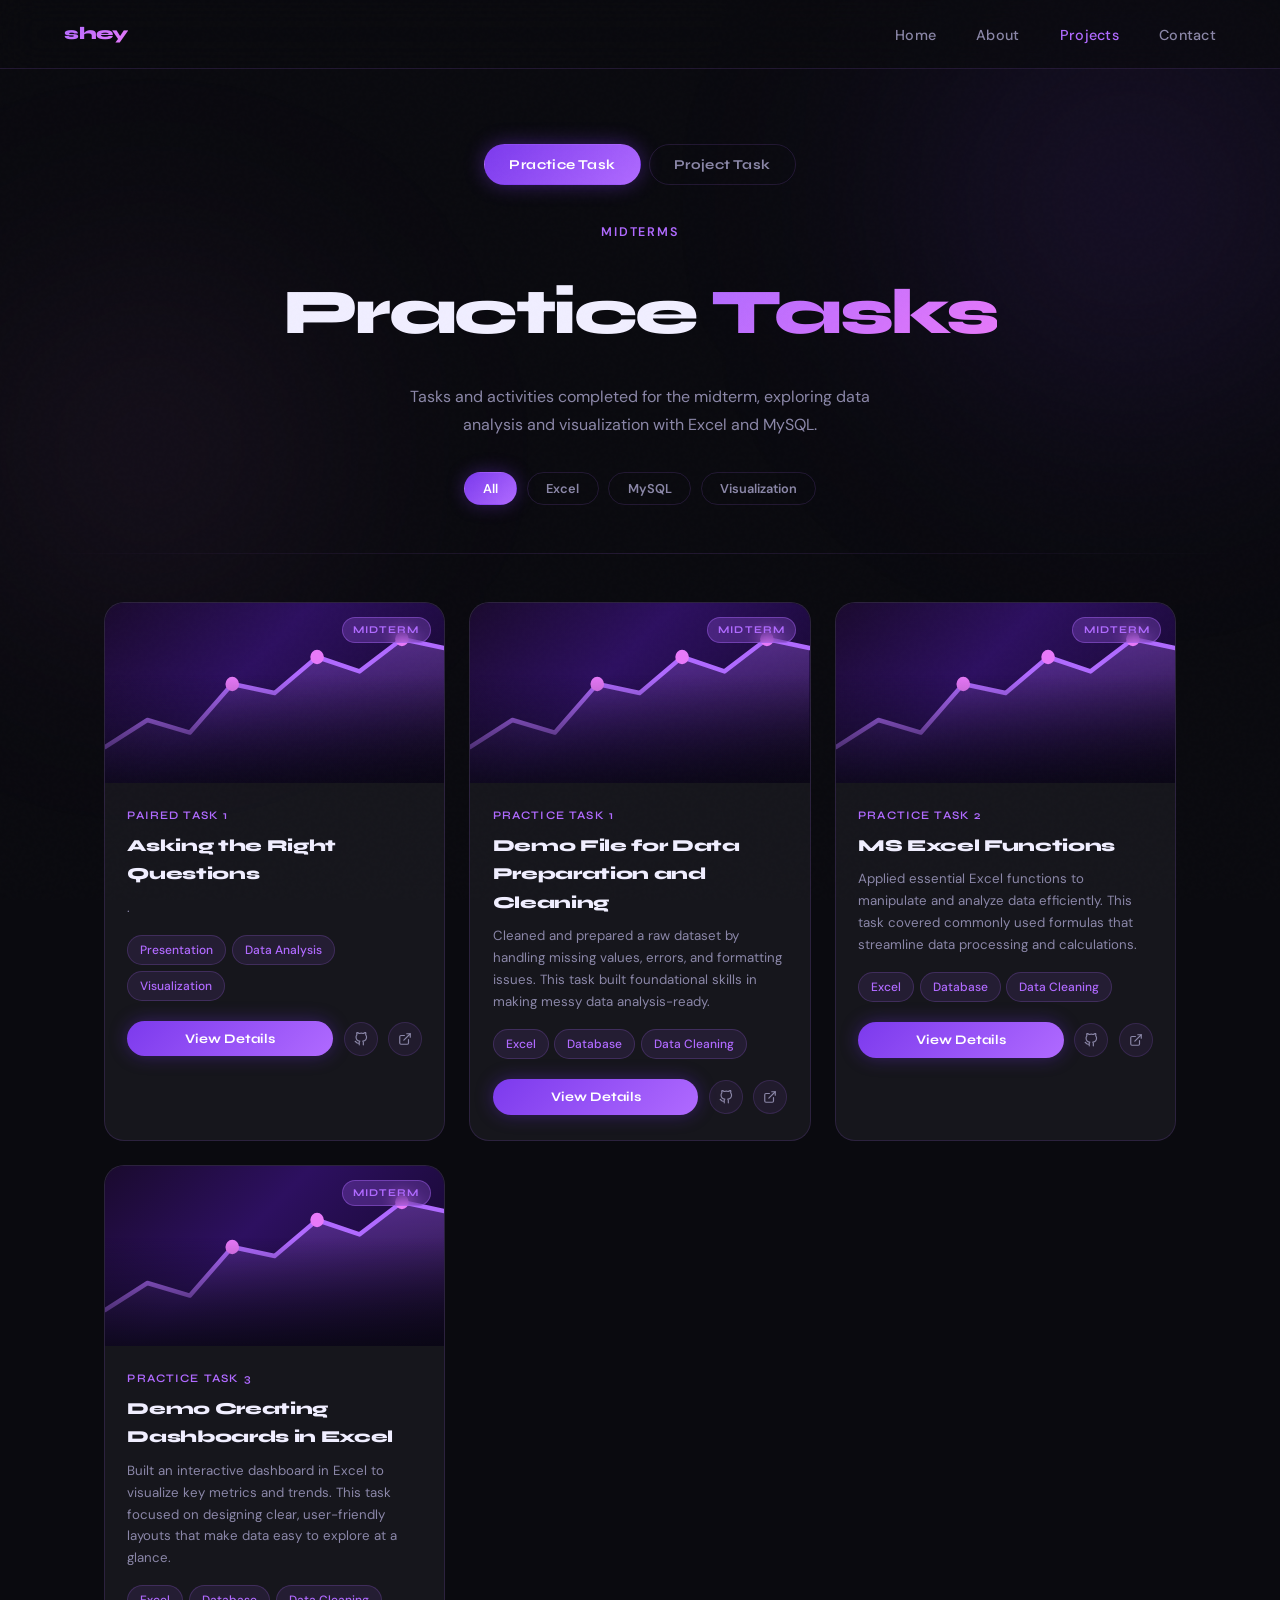
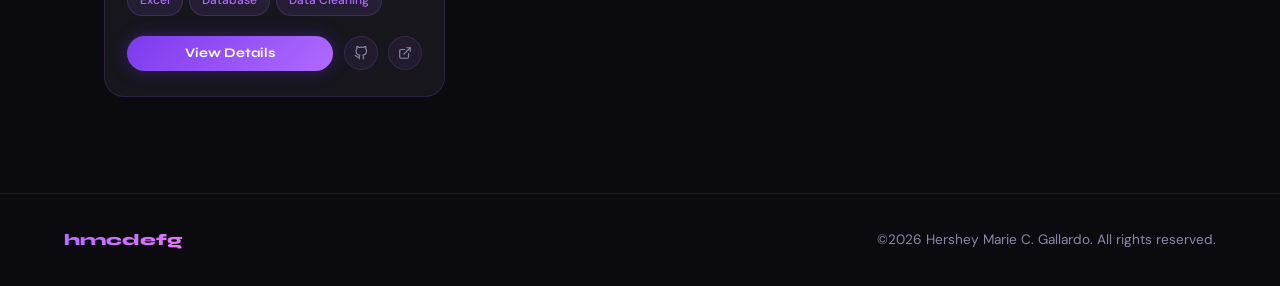
<file: midterm.html>
<!DOCTYPE html>
<html lang="en">
<head>
<meta charset="UTF-8">
<meta name="viewport" content="width=device-width, initial-scale=1.0">
<title>Midterms — Practice Task</title>
<link href="https://fonts.googleapis.com/css2?family=Syne:wght@400;600;700;800&family=DM+Sans:ital,opsz,wght@0,9..40,300;0,9..40,400;0,9..40,500;1,9..40,300&display=swap" rel="stylesheet">
<link rel="stylesheet" href="style.css">
</head>
<body>

<div class="blob1"></div>
<div class="blob2"></div>

<!-- NAV -->
<nav>
  <div class="nav-logo">shey</div>
  <ul class="nav-links">
    <li><a href="index.html">Home</a></li>
    <li><a href="index.html#about">About</a></li>
    <li><a href="midterm.html" class="active">Projects</a></li>
    <li><a href="index.html#contact">Contact</a></li>
  </ul>
</nav>

<!-- HERO -->
<div class="projects-hero">
  <div class="page-tabs">
    <a href="midterm.html" class="page-tab active">Practice Task</a>
    <a href="midterm2.html" class="page-tab">Project Task</a>
  </div>
  <div class="projects-hero-tag">MIDTERMS</div>
  <h1>Practice <span style="background:linear-gradient(135deg,var(--accent),var(--accent3));-webkit-background-clip:text;-webkit-text-fill-color:transparent;">Tasks</span></h1>
  <p>Tasks and activities completed for the midterm, exploring data analysis and visualization with Excel and MySQL.</p>
  <div class="filter-bar">
    <button class="filter-btn active" data-filter="all">All</button>
    <button class="filter-btn" data-filter="excel">Excel</button>
    <button class="filter-btn" data-filter="mysql">MySQL</button>
    <button class="filter-btn" data-filter="viz">Visualization</button>
  </div>
</div>

<div class="section-divider" style="max-width:1200px; margin: 0 auto;"></div>

<!-- PROJECTS GRID -->
<section class="projects-page-section">
  <div class="projects-page-grid" id="projectsGrid">

        <!-- CARD 1 -->
        <div class="pcard" data-category="mysql">
            <div class="pcard-img">
              <span class="pcard-badge">Midterm</span>
              <div class="banner-line">
                <svg viewBox="0 0 200 100" xmlns="http://www.w3.org/2000/svg" preserveAspectRatio="none">
                  <defs>
                    <linearGradient id="lg1" x1="0" y1="0" x2="0" y2="1">
                      <stop offset="0%" stop-color="#b06aff" stop-opacity="0.35"/>
                      <stop offset="100%" stop-color="#b06aff" stop-opacity="0"/>
                    </linearGradient>
                  </defs>
                  <path d="M0 80 L25 65 L50 72 L75 45 L100 50 L125 30 L150 38 L175 20 L200 25 L200 100 L0 100 Z" fill="url(#lg1)"/>
                  <polyline points="0,80 25,65 50,72 75,45 100,50 125,30 150,38 175,20 200,25" fill="none" stroke="#b06aff" stroke-width="2.5" stroke-linecap="round" stroke-linejoin="round"/>
                  <circle cx="75" cy="45" r="4" fill="#e879f9"/>
                  <circle cx="125" cy="30" r="4" fill="#e879f9"/>
                  <circle cx="175" cy="20" r="4" fill="#e879f9"/>
                </svg>
              </div>
            </div>
            <div class="pcard-body">
              <div class="pcard-number">Paired Task 1</div>
              <div class="pcard-title">Asking the Right Questions</div>
              <p class="pcard-desc">.</p>
              <div class="pcard-tags">
                <span class="tag">Presentation</span>
                <span class="tag">Data Analysis</span>
                <span class="tag">Visualization</span>
              </div>
              <div class="pcard-footer">
                <button class="btn-view" onclick="openModal('modal1')">View Details</button>
                <a class="icon-btn" title="GitHub" href="#">
                  <svg width="14" height="14" viewBox="0 0 24 24" fill="none" stroke="currentColor" stroke-width="2" stroke-linecap="round" stroke-linejoin="round"><path d="M9 19c-5 1.5-5-2.5-7-3m14 6v-3.87a3.37 3.37 0 0 0-.94-2.61c3.14-.35 6.44-1.54 6.44-7A5.44 5.44 0 0 0 20 4.77 5.07 5.07 0 0 0 19.91 1S18.73.65 16 2.48a13.38 13.38 0 0 0-7 0C6.27.65 5.09 1 5.09 1A5.07 5.07 0 0 0 5 4.77a5.44 5.44 0 0 0-1.5 3.78c0 5.42 3.3 6.61 6.44 7A3.37 3.37 0 0 0 9 18.13V22"/></svg>
                </a>
                <a class="icon-btn" title="Live" href="#">
                  <svg width="14" height="14" viewBox="0 0 24 24" fill="none" stroke="currentColor" stroke-width="2" stroke-linecap="round" stroke-linejoin="round"><path d="M18 13v6a2 2 0 0 1-2 2H5a2 2 0 0 1-2-2V8a2 2 0 0 1 2-2h6"/><polyline points="15 3 21 3 21 9"/><line x1="10" y1="14" x2="21" y2="3"/></svg>
                </a>
              </div>
            </div>
          </div>

    <!-- CARD 2 -->
    <div class="pcard" data-category="mysql">
      <div class="pcard-img">
        <span class="pcard-badge">Midterm</span>
        <div class="banner-line">
          <svg viewBox="0 0 200 100" xmlns="http://www.w3.org/2000/svg" preserveAspectRatio="none">
            <defs>
              <linearGradient id="lg1" x1="0" y1="0" x2="0" y2="1">
                <stop offset="0%" stop-color="#b06aff" stop-opacity="0.35"/>
                <stop offset="100%" stop-color="#b06aff" stop-opacity="0"/>
              </linearGradient>
            </defs>
            <path d="M0 80 L25 65 L50 72 L75 45 L100 50 L125 30 L150 38 L175 20 L200 25 L200 100 L0 100 Z" fill="url(#lg1)"/>
            <polyline points="0,80 25,65 50,72 75,45 100,50 125,30 150,38 175,20 200,25" fill="none" stroke="#b06aff" stroke-width="2.5" stroke-linecap="round" stroke-linejoin="round"/>
            <circle cx="75" cy="45" r="4" fill="#e879f9"/>
            <circle cx="125" cy="30" r="4" fill="#e879f9"/>
            <circle cx="175" cy="20" r="4" fill="#e879f9"/>
          </svg>
        </div>
      </div>
      <div class="pcard-body">
        <div class="pcard-number">Practice Task 1</div>
        <div class="pcard-title">Demo File for Data Preparation and Cleaning</div>
        <p class="pcard-desc">Cleaned and prepared a raw dataset by handling missing values, errors, and formatting issues. This task built foundational skills in making messy data analysis-ready.</p>
        <div class="pcard-tags">
          <span class="tag">Excel</span>
          <span class="tag">Database</span>
          <span class="tag">Data Cleaning</span>
        </div>
        <div class="pcard-footer">
          <button class="btn-view" onclick="openModal('modal2')">View Details</button>
          <a class="icon-btn" title="GitHub" href="#">
            <svg width="14" height="14" viewBox="0 0 24 24" fill="none" stroke="currentColor" stroke-width="2" stroke-linecap="round" stroke-linejoin="round"><path d="M9 19c-5 1.5-5-2.5-7-3m14 6v-3.87a3.37 3.37 0 0 0-.94-2.61c3.14-.35 6.44-1.54 6.44-7A5.44 5.44 0 0 0 20 4.77 5.07 5.07 0 0 0 19.91 1S18.73.65 16 2.48a13.38 13.38 0 0 0-7 0C6.27.65 5.09 1 5.09 1A5.07 5.07 0 0 0 5 4.77a5.44 5.44 0 0 0-1.5 3.78c0 5.42 3.3 6.61 6.44 7A3.37 3.37 0 0 0 9 18.13V22"/></svg>
          </a>
          <a class="icon-btn" title="Live" href="#">
            <svg width="14" height="14" viewBox="0 0 24 24" fill="none" stroke="currentColor" stroke-width="2" stroke-linecap="round" stroke-linejoin="round"><path d="M18 13v6a2 2 0 0 1-2 2H5a2 2 0 0 1-2-2V8a2 2 0 0 1 2-2h6"/><polyline points="15 3 21 3 21 9"/><line x1="10" y1="14" x2="21" y2="3"/></svg>
          </a>
        </div>
      </div>
    </div>

    <!-- CARD 3 -->
    <div class="pcard" data-category="mysql">
      <div class="pcard-img">
        <span class="pcard-badge">Midterm</span>
        <div class="banner-line">
          <svg viewBox="0 0 200 100" xmlns="http://www.w3.org/2000/svg" preserveAspectRatio="none">
            <defs>
              <linearGradient id="lg1" x1="0" y1="0" x2="0" y2="1">
                <stop offset="0%" stop-color="#b06aff" stop-opacity="0.35"/>
                <stop offset="100%" stop-color="#b06aff" stop-opacity="0"/>
              </linearGradient>
            </defs>
            <path d="M0 80 L25 65 L50 72 L75 45 L100 50 L125 30 L150 38 L175 20 L200 25 L200 100 L0 100 Z" fill="url(#lg1)"/>
            <polyline points="0,80 25,65 50,72 75,45 100,50 125,30 150,38 175,20 200,25" fill="none" stroke="#b06aff" stroke-width="2.5" stroke-linecap="round" stroke-linejoin="round"/>
            <circle cx="75" cy="45" r="4" fill="#e879f9"/>
            <circle cx="125" cy="30" r="4" fill="#e879f9"/>
            <circle cx="175" cy="20" r="4" fill="#e879f9"/>
          </svg>
        </div>
      </div>
      <div class="pcard-body">
        <div class="pcard-number">Practice Task 2</div>
        <div class="pcard-title">MS Excel Functions</div>
        <p class="pcard-desc">Applied essential Excel functions to manipulate and analyze data efficiently. This task covered commonly used formulas that streamline data processing and calculations.</p>
        <div class="pcard-tags">
          <span class="tag">Excel</span>
          <span class="tag">Database</span>
          <span class="tag">Data Cleaning</span>
        </div>
        <div class="pcard-footer">
          <button class="btn-view" onclick="openModal('modal3')">View Details</button>
          <a class="icon-btn" title="GitHub" href="#">
            <svg width="14" height="14" viewBox="0 0 24 24" fill="none" stroke="currentColor" stroke-width="2" stroke-linecap="round" stroke-linejoin="round"><path d="M9 19c-5 1.5-5-2.5-7-3m14 6v-3.87a3.37 3.37 0 0 0-.94-2.61c3.14-.35 6.44-1.54 6.44-7A5.44 5.44 0 0 0 20 4.77 5.07 5.07 0 0 0 19.91 1S18.73.65 16 2.48a13.38 13.38 0 0 0-7 0C6.27.65 5.09 1 5.09 1A5.07 5.07 0 0 0 5 4.77a5.44 5.44 0 0 0-1.5 3.78c0 5.42 3.3 6.61 6.44 7A3.37 3.37 0 0 0 9 18.13V22"/></svg>
          </a>
          <a class="icon-btn" title="Live" href="#">
            <svg width="14" height="14" viewBox="0 0 24 24" fill="none" stroke="currentColor" stroke-width="2" stroke-linecap="round" stroke-linejoin="round"><path d="M18 13v6a2 2 0 0 1-2 2H5a2 2 0 0 1-2-2V8a2 2 0 0 1 2-2h6"/><polyline points="15 3 21 3 21 9"/><line x1="10" y1="14" x2="21" y2="3"/></svg>
          </a>
        </div>
      </div>
    </div>

    <!-- CARD 4 -->
    <div class="pcard" data-category="mysql">
      <div class="pcard-img">
        <span class="pcard-badge">Midterm</span>
        <div class="banner-line">
          <svg viewBox="0 0 200 100" xmlns="http://www.w3.org/2000/svg" preserveAspectRatio="none">
            <defs>
              <linearGradient id="lg1" x1="0" y1="0" x2="0" y2="1">
                <stop offset="0%" stop-color="#b06aff" stop-opacity="0.35"/>
                <stop offset="100%" stop-color="#b06aff" stop-opacity="0"/>
              </linearGradient>
            </defs>
            <path d="M0 80 L25 65 L50 72 L75 45 L100 50 L125 30 L150 38 L175 20 L200 25 L200 100 L0 100 Z" fill="url(#lg1)"/>
            <polyline points="0,80 25,65 50,72 75,45 100,50 125,30 150,38 175,20 200,25" fill="none" stroke="#b06aff" stroke-width="2.5" stroke-linecap="round" stroke-linejoin="round"/>
            <circle cx="75" cy="45" r="4" fill="#e879f9"/>
            <circle cx="125" cy="30" r="4" fill="#e879f9"/>
            <circle cx="175" cy="20" r="4" fill="#e879f9"/>
          </svg>
        </div>
      </div>
      <div class="pcard-body">
        <div class="pcard-number">Practice Task 3</div>
        <div class="pcard-title">Demo Creating Dashboards in Excel</div>
        <p class="pcard-desc">Built an interactive dashboard in Excel to visualize key metrics and trends. This task focused on designing clear, user-friendly layouts that make data easy to explore at a glance.</p>
        <div class="pcard-tags">
          <span class="tag">Excel</span>
          <span class="tag">Database</span>
          <span class="tag">Data Cleaning</span>
        </div>
        <div class="pcard-footer">
          <button class="btn-view" onclick="openModal('modal4')">View Details</button>
          <a class="icon-btn" title="GitHub" href="#">
            <svg width="14" height="14" viewBox="0 0 24 24" fill="none" stroke="currentColor" stroke-width="2" stroke-linecap="round" stroke-linejoin="round"><path d="M9 19c-5 1.5-5-2.5-7-3m14 6v-3.87a3.37 3.37 0 0 0-.94-2.61c3.14-.35 6.44-1.54 6.44-7A5.44 5.44 0 0 0 20 4.77 5.07 5.07 0 0 0 19.91 1S18.73.65 16 2.48a13.38 13.38 0 0 0-7 0C6.27.65 5.09 1 5.09 1A5.07 5.07 0 0 0 5 4.77a5.44 5.44 0 0 0-1.5 3.78c0 5.42 3.3 6.61 6.44 7A3.37 3.37 0 0 0 9 18.13V22"/></svg>
          </a>
          <a class="icon-btn" title="Live" href="#">
            <svg width="14" height="14" viewBox="0 0 24 24" fill="none" stroke="currentColor" stroke-width="2" stroke-linecap="round" stroke-linejoin="round"><path d="M18 13v6a2 2 0 0 1-2 2H5a2 2 0 0 1-2-2V8a2 2 0 0 1 2-2h6"/><polyline points="15 3 21 3 21 9"/><line x1="10" y1="14" x2="21" y2="3"/></svg>
          </a>
        </div>
      </div>
    </div>

    
  </div>
</section>


<!-- MODAL 1 -->
<div class="modal-overlay" id="modal1">
  <div class="modal">
    <div class="modal-banner" style="padding:0; position:relative;">
      <button class="modal-close" onclick="closeModal('modal1')">✕</button>
      <svg viewBox="0 0 300 180" xmlns="http://www.w3.org/2000/svg" style="position:absolute;inset:0;width:100%;height:100%;" preserveAspectRatio="none">
        <defs>
          <linearGradient id="lg2" x1="0" y1="0" x2="0" y2="1">
            <stop offset="0%" stop-color="#b06aff" stop-opacity="0.3"/>
            <stop offset="100%" stop-color="#b06aff" stop-opacity="0"/>
          </linearGradient>
        </defs>
        <path d="M0 120 L40 95 L80 105 L120 65 L160 75 L200 45 L240 58 L300 30 L300 180 L0 180 Z" fill="url(#lg2)"/>
        <polyline points="0,120 40,95 80,105 120,65 160,75 200,45 240,58 300,30" fill="none" stroke="#b06aff" stroke-width="2.5" stroke-linecap="round" stroke-linejoin="round"/>
        <circle cx="120" cy="65" r="5" fill="#e879f9"/>
        <circle cx="200" cy="45" r="5" fill="#e879f9"/>
        <circle cx="300" cy="30" r="5" fill="#e879f9"/>
      </svg>
    </div>
    <div class="modal-body">
      <div class="modal-label">Paired Task 1</div>
      <div class="modal-title">Asking the Right Questions</div>
      <p class="modal-desc">.</p>
      <div class="modal-tags">
        <span class="tag">Excel</span>
        <span class="tag">Database</span>
        <span class="tag">Data Cleaning</span>
      </div>
      <div class="modal-actions">
        <a href="#" class="btn-view" style="display:inline-flex; align-items:center; gap:0.4rem; flex:unset; padding:0.65rem 1.5rem;">
          <svg width="13" height="13" viewBox="0 0 24 24" fill="none" stroke="currentColor" stroke-width="2.5" stroke-linecap="round" stroke-linejoin="round"><path d="M9 19c-5 1.5-5-2.5-7-3m14 6v-3.87a3.37 3.37 0 0 0-.94-2.61c3.14-.35 6.44-1.54 6.44-7A5.44 5.44 0 0 0 20 4.77 5.07 5.07 0 0 0 19.91 1S18.73.65 16 2.48a13.38 13.38 0 0 0-7 0C6.27.65 5.09 1 5.09 1A5.07 5.07 0 0 0 5 4.77a5.44 5.44 0 0 0-1.5 3.78c0 5.42 3.3 6.61 6.44 7A3.37 3.37 0 0 0 9 18.13V22"/></svg>
          View on GitHub
        </a>
        <button class="btn-outline" onclick="closeModal('modal1')" style="padding:0.65rem 1.25rem; font-size:0.85rem;">Close</button>
      </div>
    </div>
  </div>
</div>

<!-- MODAL 2 -->
<div class="modal-overlay" id="modal2">
    <div class="modal">
      <div class="modal-banner" style="padding:0; position:relative;">
        <button class="modal-close" onclick="closeModal('modal2')">✕</button>
        <svg viewBox="0 0 300 180" xmlns="http://www.w3.org/2000/svg" style="position:absolute;inset:0;width:100%;height:100%;" preserveAspectRatio="none">
          <defs>
            <linearGradient id="lg2" x1="0" y1="0" x2="0" y2="1">
              <stop offset="0%" stop-color="#b06aff" stop-opacity="0.3"/>
              <stop offset="100%" stop-color="#b06aff" stop-opacity="0"/>
            </linearGradient>
          </defs>
          <path d="M0 120 L40 95 L80 105 L120 65 L160 75 L200 45 L240 58 L300 30 L300 180 L0 180 Z" fill="url(#lg2)"/>
          <polyline points="0,120 40,95 80,105 120,65 160,75 200,45 240,58 300,30" fill="none" stroke="#b06aff" stroke-width="2.5" stroke-linecap="round" stroke-linejoin="round"/>
          <circle cx="120" cy="65" r="5" fill="#e879f9"/>
          <circle cx="200" cy="45" r="5" fill="#e879f9"/>
          <circle cx="300" cy="30" r="5" fill="#e879f9"/>
        </svg>
      </div>
      <div class="modal-body">
        <div class="modal-label">Practice Task 1</div>
        <div class="modal-title">Demo File for Data Preparation and Cleaning</div>
        <p class="modal-desc">Cleaned and prepared a raw dataset by handling missing values, errors, and formatting issues. This task built foundational skills in making messy data analysis-ready.</p>
        <div class="modal-tags">
          <span class="tag">Excel</span>
          <span class="tag">Database</span>
          <span class="tag">Data Cleaning</span>
        </div>
        <div class="modal-actions">
          <a href="#" class="btn-view" style="display:inline-flex; align-items:center; gap:0.4rem; flex:unset; padding:0.65rem 1.5rem;">
            <svg width="13" height="13" viewBox="0 0 24 24" fill="none" stroke="currentColor" stroke-width="2.5" stroke-linecap="round" stroke-linejoin="round"><path d="M9 19c-5 1.5-5-2.5-7-3m14 6v-3.87a3.37 3.37 0 0 0-.94-2.61c3.14-.35 6.44-1.54 6.44-7A5.44 5.44 0 0 0 20 4.77 5.07 5.07 0 0 0 19.91 1S18.73.65 16 2.48a13.38 13.38 0 0 0-7 0C6.27.65 5.09 1 5.09 1A5.07 5.07 0 0 0 5 4.77a5.44 5.44 0 0 0-1.5 3.78c0 5.42 3.3 6.61 6.44 7A3.37 3.37 0 0 0 9 18.13V22"/></svg>
            View on GitHub
          </a>
          <button class="btn-outline" onclick="closeModal('modal2')" style="padding:0.65rem 1.25rem; font-size:0.85rem;">Close</button>
        </div>
      </div>
    </div>
  </div>

  <!-- MODAL 3 -->
<div class="modal-overlay" id="modal3">
    <div class="modal">
      <div class="modal-banner" style="padding:0; position:relative;">
        <button class="modal-close" onclick="closeModal('modal3')">✕</button>
        <svg viewBox="0 0 300 180" xmlns="http://www.w3.org/2000/svg" style="position:absolute;inset:0;width:100%;height:100%;" preserveAspectRatio="none">
          <defs>
            <linearGradient id="lg2" x1="0" y1="0" x2="0" y2="1">
              <stop offset="0%" stop-color="#b06aff" stop-opacity="0.3"/>
              <stop offset="100%" stop-color="#b06aff" stop-opacity="0"/>
            </linearGradient>
          </defs>
          <path d="M0 120 L40 95 L80 105 L120 65 L160 75 L200 45 L240 58 L300 30 L300 180 L0 180 Z" fill="url(#lg2)"/>
          <polyline points="0,120 40,95 80,105 120,65 160,75 200,45 240,58 300,30" fill="none" stroke="#b06aff" stroke-width="2.5" stroke-linecap="round" stroke-linejoin="round"/>
          <circle cx="120" cy="65" r="5" fill="#e879f9"/>
          <circle cx="200" cy="45" r="5" fill="#e879f9"/>
          <circle cx="300" cy="30" r="5" fill="#e879f9"/>
        </svg>
      </div>
      <div class="modal-body">
        <div class="modal-label">Practice Task 2</div>
        <div class="modal-title">MS Excel Functions</div>
        <p class="modal-desc">Applied essential Excel functions to manipulate and analyze data efficiently. This task covered commonly used formulas that streamline data processing and calculations.</p>
        <div class="modal-tags">
          <span class="tag">Excel</span>
          <span class="tag">Database</span>
          <span class="tag">Data Cleaning</span>
        </div>
        <div class="modal-actions">
          <a href="#" class="btn-view" style="display:inline-flex; align-items:center; gap:0.4rem; flex:unset; padding:0.65rem 1.5rem;">
            <svg width="13" height="13" viewBox="0 0 24 24" fill="none" stroke="currentColor" stroke-width="2.5" stroke-linecap="round" stroke-linejoin="round"><path d="M9 19c-5 1.5-5-2.5-7-3m14 6v-3.87a3.37 3.37 0 0 0-.94-2.61c3.14-.35 6.44-1.54 6.44-7A5.44 5.44 0 0 0 20 4.77 5.07 5.07 0 0 0 19.91 1S18.73.65 16 2.48a13.38 13.38 0 0 0-7 0C6.27.65 5.09 1 5.09 1A5.07 5.07 0 0 0 5 4.77a5.44 5.44 0 0 0-1.5 3.78c0 5.42 3.3 6.61 6.44 7A3.37 3.37 0 0 0 9 18.13V22"/></svg>
            View on GitHub
          </a>
          <button class="btn-outline" onclick="closeModal('modal3')" style="padding:0.65rem 1.25rem; font-size:0.85rem;">Close</button>
        </div>
      </div>
    </div>
  </div>

  <!-- MODAL 4 -->
<div class="modal-overlay" id="modal4">
    <div class="modal">
      <div class="modal-banner" style="padding:0; position:relative;">
        <button class="modal-close" onclick="closeModal('modal4')">✕</button>
        <svg viewBox="0 0 300 180" xmlns="http://www.w3.org/2000/svg" style="position:absolute;inset:0;width:100%;height:100%;" preserveAspectRatio="none">
          <defs>
            <linearGradient id="lg2" x1="0" y1="0" x2="0" y2="1">
              <stop offset="0%" stop-color="#b06aff" stop-opacity="0.3"/>
              <stop offset="100%" stop-color="#b06aff" stop-opacity="0"/>
            </linearGradient>
          </defs>
          <path d="M0 120 L40 95 L80 105 L120 65 L160 75 L200 45 L240 58 L300 30 L300 180 L0 180 Z" fill="url(#lg2)"/>
          <polyline points="0,120 40,95 80,105 120,65 160,75 200,45 240,58 300,30" fill="none" stroke="#b06aff" stroke-width="2.5" stroke-linecap="round" stroke-linejoin="round"/>
          <circle cx="120" cy="65" r="5" fill="#e879f9"/>
          <circle cx="200" cy="45" r="5" fill="#e879f9"/>
          <circle cx="300" cy="30" r="5" fill="#e879f9"/>
        </svg>
      </div>
      <div class="modal-body">
        <div class="modal-label">Practice Task 3</div>
        <div class="modal-title">Demo Creating Dashboards in Excel</div>
        <p class="modal-desc">Built an interactive dashboard in Excel to visualize key metrics and trends. This task focused on designing clear, user-friendly layouts that make data easy to explore at a glance.</p>
        <div class="modal-tags">
          <span class="tag">Excel</span>
          <span class="tag">Database</span>
          <span class="tag">Data Cleaning</span>
        </div>
        <div class="modal-actions">
          <a href="#" class="btn-view" style="display:inline-flex; align-items:center; gap:0.4rem; flex:unset; padding:0.65rem 1.5rem;">
            <svg width="13" height="13" viewBox="0 0 24 24" fill="none" stroke="currentColor" stroke-width="2.5" stroke-linecap="round" stroke-linejoin="round"><path d="M9 19c-5 1.5-5-2.5-7-3m14 6v-3.87a3.37 3.37 0 0 0-.94-2.61c3.14-.35 6.44-1.54 6.44-7A5.44 5.44 0 0 0 20 4.77 5.07 5.07 0 0 0 19.91 1S18.73.65 16 2.48a13.38 13.38 0 0 0-7 0C6.27.65 5.09 1 5.09 1A5.07 5.07 0 0 0 5 4.77a5.44 5.44 0 0 0-1.5 3.78c0 5.42 3.3 6.61 6.44 7A3.37 3.37 0 0 0 9 18.13V22"/></svg>
            View on GitHub
          </a>
          <button class="btn-outline" onclick="closeModal('modal4')" style="padding:0.65rem 1.25rem; font-size:0.85rem;">Close</button>
        </div>
      </div>
    </div>
  </div>


<!-- FOOTER -->
<footer style="position:relative; z-index:1;">
  <div class="footer-logo">hmcdefg</div>
  <div class="footer-text">©2026 Hershey Marie C. Gallardo. All rights reserved.</div>
</footer>

<script>
  // Filter
  document.querySelectorAll('.filter-btn').forEach(btn => {
    btn.addEventListener('click', () => {
      document.querySelectorAll('.filter-btn').forEach(b => b.classList.remove('active'));
      btn.classList.add('active');
      const filter = btn.dataset.filter;
      document.querySelectorAll('.pcard').forEach(card => {
        const cats = card.dataset.category || '';
        card.style.display = (filter === 'all' || cats.includes(filter)) ? '' : 'none';
      });
    });
  });

  // Modal
  function openModal(id) {
    document.getElementById(id).classList.add('open');
    document.body.style.overflow = 'hidden';
  }
  function closeModal(id) {
    document.getElementById(id).classList.remove('open');
    document.body.style.overflow = '';
  }
  document.querySelectorAll('.modal-overlay').forEach(o => {
    o.addEventListener('click', e => { if (e.target === o) closeModal(o.id); });
  });
  document.addEventListener('keydown', e => {
    if (e.key === 'Escape') document.querySelectorAll('.modal-overlay.open').forEach(m => closeModal(m.id));
  });
</script>
</body>
</html>
</file>
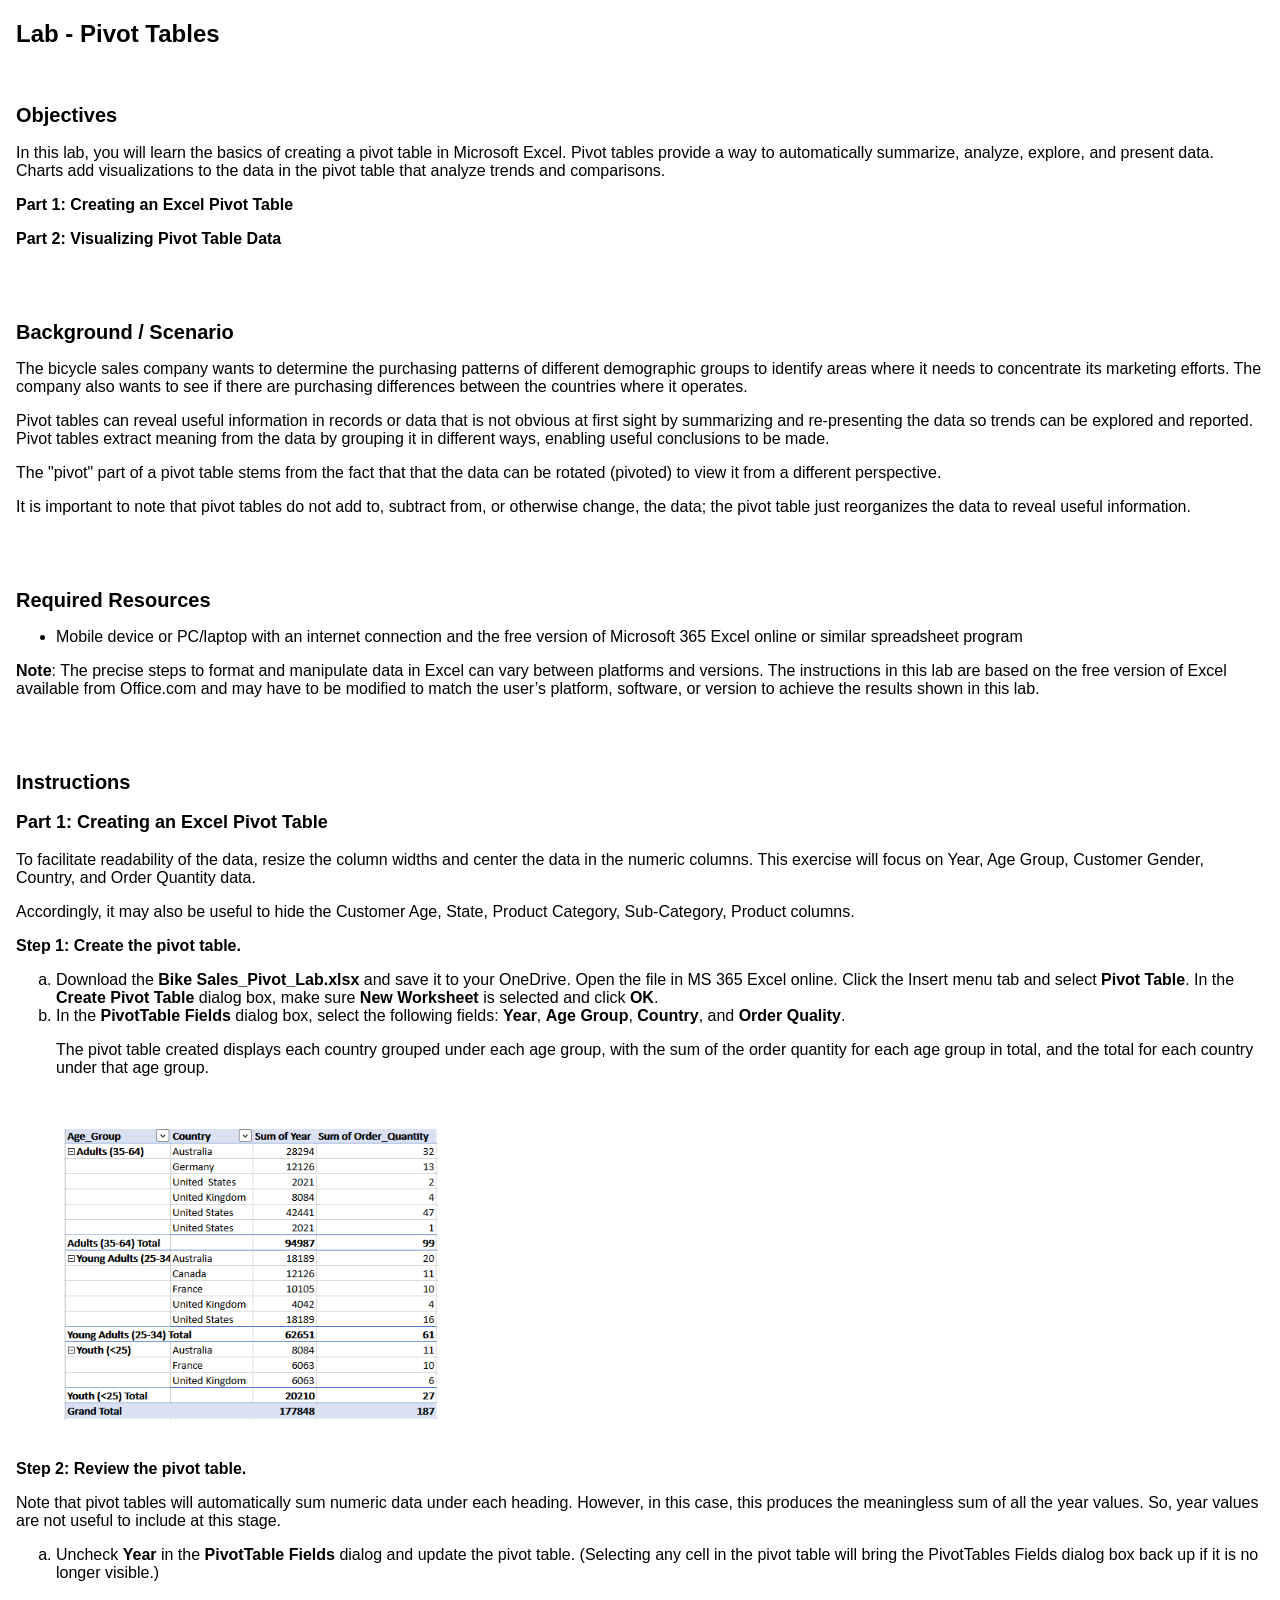
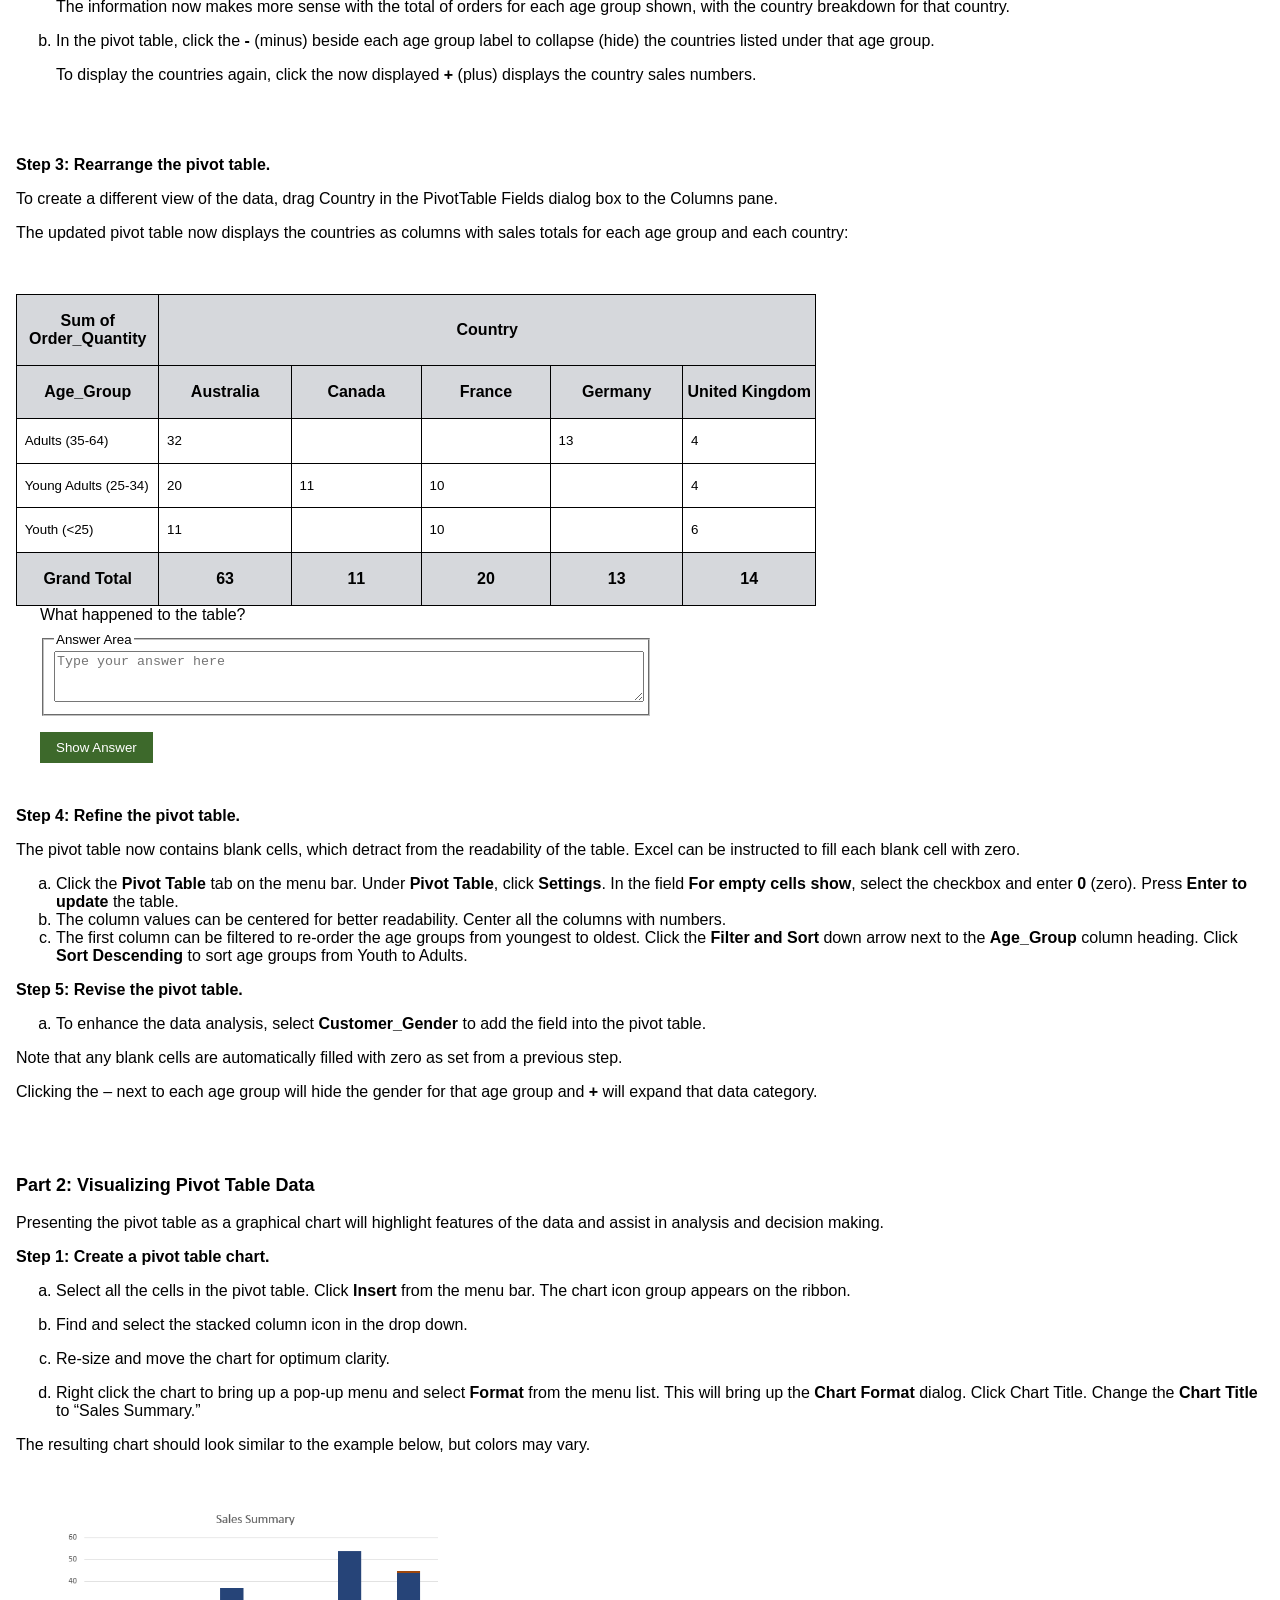
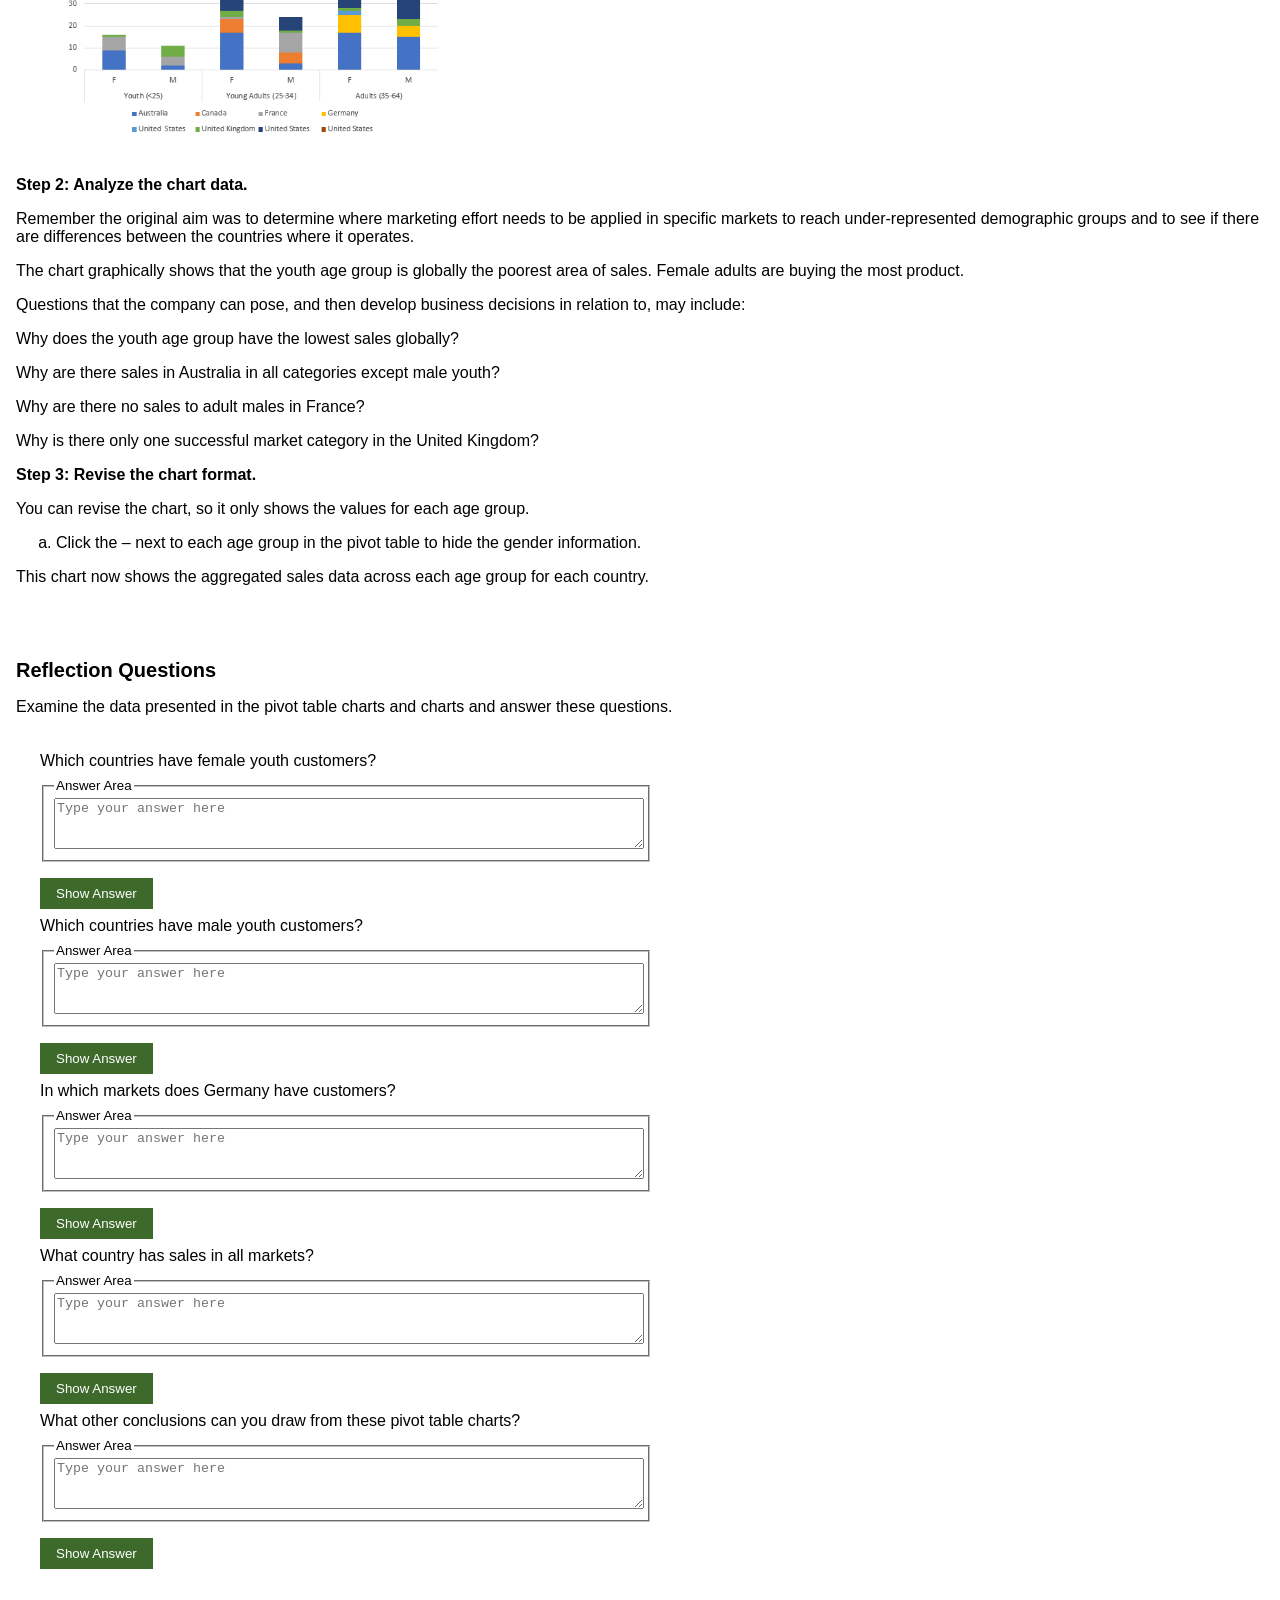
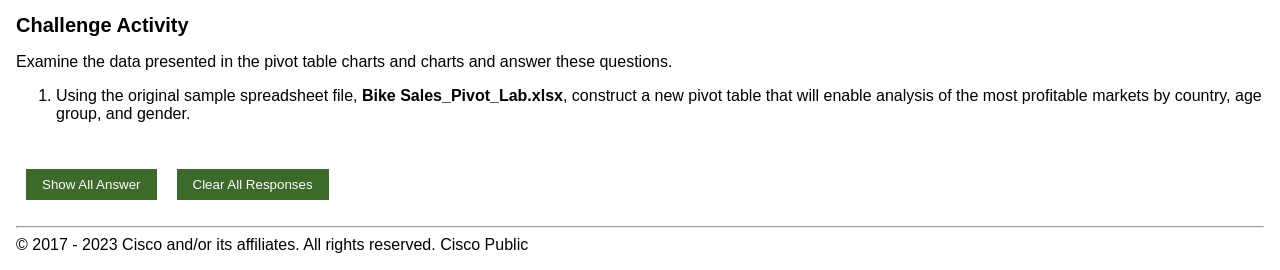
<file: portfolio/project/Midterm_Task_2/4.3.8_Lab_Pivot_tables.html>
<!DOCTYPE html><html><head>
<style>
      body {
        font-family: Arial, sans-serif;
        margin: 1rem;
      }
      ol,
      ul {
        margin-bottom: 0in;
      }
      table {
        margin-top: 1rem;
        border: 1px solid gray;
        width: 7in;
        border-collapse: collapse;
      }

      table > thead > tr > .openTableTextBox__table-header-data {
        text-align: center;
        margin-top: 6pt;
        margin-right: 0in;
        margin-bottom: 6pt;
        margin-left: 0in;
        text-align: center;
        line-height: 115%;
        page-break-after: avoid;
        font-size: 10pt;
        font-family: "Arial", sans-serif;
        font-weight: bold;
        background: #dbe5f1;
        padding: 0.5rem;
      }
      .openTableTextBox__answerText
        table
        > thead
        > tr
        > .openTableTextBox__table-header-data {
        background: #f2dbdb !important;
      }
      .openTextBox__textArea-container {
        margin-top: 6pt;
        margin-right: 0in;
        margin-bottom: 6pt;
        font-size: 10pt;
        font-family: "Arial", sans-serif;
        width: 50%;
      }
      .openTableTextBox__fieldset {
        padding: 5px;
      }
      td {
        margin-top: 3pt;
        margin-right: 0in;
        margin-bottom: 3pt;
        margin-left: 0in;
        font-size: 10pt;
        font-family: "Arial", sans-serif;
        width: 98.85pt;
        border: solid windowtext 1pt;
        border-top: none;
        padding: 0.7pt 5.75pt 0.7pt 5.75pt;
      }
      textarea {
        width: 100%;
      }
      .answergray {
        padding: 0.2rem;
      }

      .openTableTextBox__widget {
        margin-top: 6pt;
        margin-right: 0in;
        margin-bottom: 6pt;
        margin-left: 0.25in;
      }

      .show-answer,
      .hide-answer {
        padding: 0.5rem 1rem;
        background-color: #3d692b;
        color: #fff;
        border: 0px;
        cursor: pointer;
        margin-bottom: 0.5rem;
        margin-top: 0.5rem;
      }

      .openTextBoxController__button-container {
        display: flex;
        margin-top: 1rem;
        margin-bottom: 1rem;
      }

      .openTextBoxController__button-container .btn-text {
        margin: 10px;
      }

      .btn-text {
        border: 0px;
        padding: 0.5rem 1rem;
        background-color: #3d692b;
        color: #fff;
        border-radius: 0;
        cursor: pointer;
      }

      .u-display-none {
        display: none;
      }
      .openTextBox__postText, openTableTextBox__postText {
        margin-top: 0.5rem;
      }
      .edit-comment {
        display: none;
      }
      .js-heading-inner {
        display: none;
      }
      .block__title-inner,
      .article__title-inner {
        display: block;
        font-size: 1.5em;
        margin-block-start: 0.83em;
        margin-block-end: 0.83em;
        margin-inline-start: 0px;
        margin-inline-end: 0px;
        font-weight: bold;
      }
      h2{
        font-size: 1.25em;
      }
      h3{
        font-size: 1.125em;
      }
      .table
        > .table-inner
        > .table-wrapper
        > .table-widget
        > table
        > tbody
        > tr
        > th {
        border: solid windowtext 1pt;
      }
      table tbody tr th, table thead tr th{
        border: solid windowtext 1pt;
        background-color: #d6d8dc;
      }
      .openTableTextBox__answerText
        table
        > thead
        > tr
        > .openTableTextBox__table-header-data {
        background: #f2dbdb !important;
      }
      .command-output > .table-inner > .table-wrapper > .table-widget > table,
      .command-output
        > .table-inner
        > .table-wrapper
        > .table-widget
        > table
        > tbody
        > tr
        > td,
      .command-output
        > .table-inner
        > .table-wrapper
        > .table-widget
        > table
        > tbody
        > tr
        > th {
        border: none !important;
        text-align: right !important;
      }
      .simple-table > .table-inner > .table-wrapper{
        margin-left: 1.5rem;
      }
      .openTextBox__widget {
        margin-left: 1.5rem;
      }
      img {
        width: 30%;
        height: auto;
        margin-top: 1rem;
        margin-left: 3rem;
      }
      .answergray {
        background-color: #ccc;
      }
      .openTableTextBox__widget > .answergray {
        background-color: #fff !important;
      }
      li > ul,ol > li{
        margin-left: 0px !important;
      }
      img {
        width: 30%;
        height: auto;
        margin-top: 1rem;
        margin-left: 3rem;
      }
      
      .component__title{
        font-family: inherit;
        font-size: 1.65em;
        font-weight: 600;
        line-height: 1.5;
      }

      .component__body {
        padding-top: 20px;
        padding-bottom: 20px;
      }

      .accessibility-completion-indicator{
        display: none;
      }

      .check__hidden {
        display: none;
      }

      .check__button {
        border: none;
        border-radius: 6px !important;
        background-color: #6abf4b;
        color: #fff;
        min-width: 100px;
        margin: 0.625rem 0;
        padding: 0.7rem;
      }

      .check__widget .check__solution .DevConfigGray {
        background-color: rgb(214,216,220);
        font-weight: bold;
      }

      .check-inner .check__widget .check__solution .DevConfigs {
        margin: 0px;
        line-height: 115%;
        font-family: "Courier New", Courier, monospace;
      }

      .check__solution  {
        line-height: 1.5;
      }
      .mcq__inner .mcq__widget .mcq__widget-inner {
        margin-block: 1rem;
      }
      .mcq__inner .mcq__widget .mcq__item {
        display: flex;
        gap: 0.2rem;
      }
      .mcq__inner .mcq__widget .mcq__item .mcq__item-label .mcq__item-text .screenReader-position-text{
        display: none;
      }
      .opentabletextbox-inner .opentabletextBox__widget .openTableTextBox__answerText.answergray {
        background-color: transparent;
      }
      .openTextBox__inner .openTextBox__widget .answergray.is-graphic-in-openTextBox{
        background-color: transparent;
      }
      .openTextBox__inner .openTextBox__widget .answergray.is-graphic-in-openTextBox img{
        margin-block: 1rem;
        margin-left: initial;
      }
      .component__content .component__body-inner .pageTracer-h4-title-hide {
        margin-top: 0px;
        margin-right: 0px;
        margin-bottom: 0px;
        font-size: 0px;
        color: rgb(var(--neutral-2));
        font-weight: normal;
      }
      .table-inner .table__widget table tr.TableHeading th, .table-inner .table__widget table tr.TableHeading td, .table-inner .table__widget table tr td.TableHeading, .opentabletextbox-table thead tr.TableHeading th, .opentabletextbox-table tbody tr.TableHeading td, .opentabletextbox-table tbody tr td.TableHeading {
        background-color: #d6d8dc;
        text-align: center;
        font-weight: bold;
      }
      .component__content .component__body-inner .CMD, .component__content .component__body-inner .CMDOutput, .component__content .component__body-inner .CMDOutput__table{
        margin-top: 4px;
        margin-inline-end: 0px;
        margin-bottom: 4px;
        margin-inline-start: 30px;
        font-family: "Courier New", Courier, monospace;
      }
      [dir="rtl"] .component__content .component__body-inner .CMDOutput__table span {
        direction: ltr;
        display: inline-block;
      }
      .openTextBox__inner .openTextBox__widget .CMD, .openTextBox__inner .openTextBox__widget .CMDOutput{
        margin-top: 4px;
        margin-inline-end: 0px;
        margin-bottom: 4px;
        font-family: "Courier New", Courier, monospace;
      }
      .openTextBox__inner .openTextBox__widget .DnTbold, .openTextBox__inner .openTextBox__widget .BodyTextL25Bold, .component__content .component__body-inner .BodyTextL25Bold, .component__content .component__body-inner .DnTbold, .table-inner .table__widget table tr .DnTbold {
        font-weight: bold;
      }
      .component__content .component__body-inner .SubStepNum {
        text-indent: -25.5px;
        margin-inline-start: 50px;
      }
      .component__content .component__body-inner .BodyTextL50 {
        margin-inline-start: 30px;
      }
      .component__content .component__body-inner .Bulletlevel1 {
        text-indent: -19px;
        margin-inline-start: 48px;
      }
      .component__content .component__body-inner .Bulletlevel2 {
          text-indent: -19px;
          margin-inline-start: 72px;
      }
      .openTextBox__inner .openTextBox__widget .ReflectionQ, .component__content .component__body-inner .SubStepAlpha {
          text-indent: -25.5px;
          margin-inline-start: 30px;
      }
    </style>

</head><body><!---->
            <div class="article 63a06ab3ab99cd079d97b7c7 background-color-white remove-padding-top is-complete ">
                <div class="article__inner">
                <div class=" no-adaptive-scroll">
                    <!--?lit$587566659$-->
                        <div class=""> 
                            <base-view type="article" model="[object Object]" customclass="" lowercase_component="" is-touch="false" fullscreen="true" device="large" browser="Microsoft Edge" os="windows" dir="ltr" location="page" theme="light" orientation="landscape" themetype="block-base-theme"><!---->
      <div class="article__header-wrapper background-color-white remove-padding-top ">
        <div class="article__header ">
              <div class="article__header-inner ">
                  
                    <!--?lit$587566659$-->
                  <!--?lit$587566659$-->
                  <!--?lit$587566659$-->
                  <!--?lit$587566659$-->
                  <!--?lit$587566659$-->
              </div>
          </div>
        </div>
      
    </base-view>
                            <div class="block__container " style="">
                                <!--?lit$587566659$--><!---->
                                    <block-view modelid="63a06ab3ab99cd079d97b7c8" is-touch="false" fullscreen="true" device="large" browser="Microsoft Edge" os="windows" dir="ltr" location="page" theme="light" orientation="landscape" themetype="block-base-theme" sgpulse-type="block" style="width: 5.26316%;"><!---->
                
                <div data-socialgoodpulse-id="63a06ab3ab99cd079d97b7c8" class="63a06ab3ab99cd079d97b7c8 block background-color-white remove-padding-top remove-padding-bottom is-complete">
                    <div class="block__inner">    
                    <base-view type="block" modelid="63a06ab3ab99cd079d97b7c8" model="[object Object]" customclass="" lowercase_component="" is-touch="false" fullscreen="true" device="large" browser="Microsoft Edge" os="windows" dir="ltr" location="page" theme="light" orientation="landscape" themetype="block-base-theme"><!---->
      <div class="block__header-wrapper background-color-white remove-padding-top remove-padding-bottom ">
        <div class="block__header ">
              <div class="block__header-inner ">
                  
                    <!--?lit$587566659$--> <div class=" block__title ">
                      <!--?lit$587566659$--><heading-view aria-hidden="true" id="63a06ab3ab99cd079d97b7c8-heading-view" headingtitle="Lab - Pivot Table​s" modelid="63a06ab3ab99cd079d97b7c8" is-touch="false" fullscreen="true" device="large" browser="Microsoft Edge" os="windows" dir="ltr" location="page" theme="light" orientation="landscape" themetype="block-base-theme"><!---->
      <div class="js-heading is-complete">
        <div class="js-heading-inner" role="heading" id="block-heading" aria-level="3">
        <span class="aria-label"> <!--?lit$587566659$-->Complete &nbsp;<!--?lit$587566659$-->Lab - Pivot Table​s</span>
        </div>
      </div>
    </heading-view>
                        <div tabindex="0" role="heading" class="block__title-inner " aria-level="3">
                        <span class="accessibility-completion-indicator"><!--?lit$587566659$-->Complete </span>
                        <!--?lit$587566659$-->Lab - Pivot Table​s</div>
                      </div>
                  <!--?lit$587566659$-->
                  <!--?lit$587566659$-->
                  <!--?lit$587566659$-->
                  <!--?lit$587566659$-->
              </div>
          </div>
        </div>
      
    </base-view>
                        <div class="component__container">                            
                                <!--?lit$587566659$--><!----><text-view modelid="63a06ab3ab99cd079d97b7ca" class="is-full" is-touch="false" fullscreen="true" device="large" browser="Microsoft Edge" os="windows" dir="ltr" location="page" theme="light" orientation="landscape" themetype="block-base-theme" sgpulse-type="component"><!---->
        <div class="text-inner component__inner">
            <div class="component__header-container">
                <div data-socialgoodpulse-id="63a06ab3ab99cd079d97b7ca" class="component text 63a06ab3ab99cd079d97b7ca  is-full is-complete  ">
                    <base-view type="component" lowercase_component="text" model="[object Object]" customclass="" is-touch="false" fullscreen="true" device="large" browser="Microsoft Edge" os="windows" dir="ltr" location="page" theme="light" orientation="landscape" themetype="block-base-theme"><!---->
      <div class="component__header-wrapper  ">
        <div class="component__header text__header">
              <div class="component__header-inner text__header-inner">
                  
                    <!--?lit$587566659$-->
                  <!--?lit$587566659$-->
                  <!--?lit$587566659$--> <div class="component__content">
                      <div tabindex="0" class="component__body text__body">
                        <div class="component__body-inner text__body-inner"><!--?lit$587566659$--><h2>Objectives</h2><p>In this lab, you will learn the basics of creating a pivot table in Microsoft Excel. Pivot tables provide a way to automatically summarize, analyze, explore, and present data. Charts add visualizations to the data in the pivot table that analyze trends and comparisons.</p><p><strong>Part 1: Creating an Excel Pivot Table</strong></p><p><strong>Part 2: Visualizing Pivot Table Data</strong>​​​​​​​</p></div>
                      </div>
                    </div>
                  <!--?lit$587566659$-->
                  <!--?lit$587566659$-->
              </div>
          </div>
        </div>
      
    </base-view>
                </div>
            </div>
        </div>

        <!-- div><div class="component__inner"></div></div -->
        </text-view><!---->
                            </div>                     
                    </div>
                </div>
            </block-view>
                                <!----><!---->
                                    <block-view modelid="63a06ab3ab99cd079d97b7c9" is-touch="false" fullscreen="true" device="large" browser="Microsoft Edge" os="windows" dir="ltr" location="page" theme="light" orientation="landscape" themetype="block-base-theme" sgpulse-type="block" style="width: 5.26316%;"><!---->
                
                <div data-socialgoodpulse-id="63a06ab3ab99cd079d97b7c9" class="63a06ab3ab99cd079d97b7c9 block background-color-white remove-padding-top remove-padding-bottom is-complete">
                    <div class="block__inner">    
                    <base-view type="block" modelid="63a06ab3ab99cd079d97b7c9" model="[object Object]" customclass="" lowercase_component="" is-touch="false" fullscreen="true" device="large" browser="Microsoft Edge" os="windows" dir="ltr" location="page" theme="light" orientation="landscape" themetype="block-base-theme"><!---->
      <div class="block__header-wrapper background-color-white remove-padding-top remove-padding-bottom ">
        <div class="block__header ">
              <div class="block__header-inner ">
                  
                    <!--?lit$587566659$-->
                  <!--?lit$587566659$-->
                  <!--?lit$587566659$-->
                  <!--?lit$587566659$-->
                  <!--?lit$587566659$-->
              </div>
          </div>
        </div>
      
    </base-view>
                        <div class="component__container">                            
                                <!--?lit$587566659$--><!----><text-view modelid="63a06ab3ab99cd079d97b7cb" class="is-full" is-touch="false" fullscreen="true" device="large" browser="Microsoft Edge" os="windows" dir="ltr" location="page" theme="light" orientation="landscape" themetype="block-base-theme" sgpulse-type="component"><!---->
        <div class="text-inner component__inner">
            <div class="component__header-container">
                <div data-socialgoodpulse-id="63a06ab3ab99cd079d97b7cb" class="component text 63a06ab3ab99cd079d97b7cb  is-full  is-optional ">
                    <base-view type="component" lowercase_component="text" model="[object Object]" customclass="" is-touch="false" fullscreen="true" device="large" browser="Microsoft Edge" os="windows" dir="ltr" location="page" theme="light" orientation="landscape" themetype="block-base-theme"><!---->
      <div class="component__header-wrapper  ">
        <div class="component__header text__header">
              <div class="component__header-inner text__header-inner">
                  
                    <!--?lit$587566659$-->
                  <!--?lit$587566659$-->
                  <!--?lit$587566659$--> <div class="component__content">
                      <div tabindex="0" class="component__body text__body">
                        <div class="component__body-inner text__body-inner"><!--?lit$587566659$--><h2>Background / Scenario</h2><p>The bicycle sales company wants to determine the purchasing patterns of different demographic groups to identify areas where it needs to concentrate its marketing efforts. The company also wants to see if there are purchasing differences between the countries where it operates.</p><p>Pivot tables can reveal useful information in records or data that is not obvious at first sight by summarizing and re-presenting the data so trends can be explored and reported. Pivot tables extract meaning from the data by grouping it in different ways, enabling useful conclusions to be made.</p><p>The "pivot" part of a pivot table stems from the fact that that the data can be rotated (pivoted) to view it from a different perspective.</p><p>It is important to note that pivot tables do not add to, subtract from, or otherwise change, the data; the pivot table just reorganizes the data to reveal useful information.</p></div>
                      </div>
                    </div>
                  <!--?lit$587566659$-->
                  <!--?lit$587566659$-->
              </div>
          </div>
        </div>
      
    </base-view>
                </div>
            </div>
        </div>

        <!-- div><div class="component__inner"></div></div -->
        </text-view><!---->
                            </div>                     
                    </div>
                </div>
            </block-view>
                                <!----><!---->
                                    <block-view modelid="63a15d61e482ab02d5c2c5f3" is-touch="false" fullscreen="true" device="large" browser="Microsoft Edge" os="windows" dir="ltr" location="page" theme="light" orientation="landscape" themetype="block-base-theme" sgpulse-type="block" style="width: 5.26316%;"><!---->
                
                <div data-socialgoodpulse-id="63a15d61e482ab02d5c2c5f3" class="63a15d61e482ab02d5c2c5f3 block background-color-white remove-padding-top remove-padding-bottom is-complete">
                    <div class="block__inner">    
                    <base-view type="block" modelid="63a15d61e482ab02d5c2c5f3" model="[object Object]" customclass="" lowercase_component="" is-touch="false" fullscreen="true" device="large" browser="Microsoft Edge" os="windows" dir="ltr" location="page" theme="light" orientation="landscape" themetype="block-base-theme"><!---->
      <div class="block__header-wrapper background-color-white remove-padding-top remove-padding-bottom ">
        <div class="block__header ">
              <div class="block__header-inner ">
                  
                    <!--?lit$587566659$-->
                  <!--?lit$587566659$-->
                  <!--?lit$587566659$-->
                  <!--?lit$587566659$-->
                  <!--?lit$587566659$-->
              </div>
          </div>
        </div>
      
    </base-view>
                        <div class="component__container">                            
                                <!--?lit$587566659$--><!----><text-view modelid="63a15d61e482ab02d5c2c5f4" class="is-full" is-touch="false" fullscreen="true" device="large" browser="Microsoft Edge" os="windows" dir="ltr" location="page" theme="light" orientation="landscape" themetype="block-base-theme" sgpulse-type="component"><!---->
        <div class="text-inner component__inner">
            <div class="component__header-container">
                <div data-socialgoodpulse-id="63a15d61e482ab02d5c2c5f4" class="component text 63a15d61e482ab02d5c2c5f4  is-full  is-optional ">
                    <base-view type="component" lowercase_component="text" model="[object Object]" customclass="" is-touch="false" fullscreen="true" device="large" browser="Microsoft Edge" os="windows" dir="ltr" location="page" theme="light" orientation="landscape" themetype="block-base-theme"><!---->
      <div class="component__header-wrapper  ">
        <div class="component__header text__header">
              <div class="component__header-inner text__header-inner">
                  
                    <!--?lit$587566659$-->
                  <!--?lit$587566659$-->
                  <!--?lit$587566659$--> <div class="component__content">
                      <div tabindex="0" class="component__body text__body">
                        <div class="component__body-inner text__body-inner"><!--?lit$587566659$--><h2>Required Resources</h2><ul><li>Mobile device or PC/laptop with an internet connection and the free version of Microsoft 365 Excel online or similar spreadsheet program</li></ul><p><strong>Note</strong>: The precise steps to format and manipulate data in Excel can vary between platforms and versions. The instructions in this lab are based on the free version of Excel available from Office.com and may have to be modified to match the user’s platform, software, or version to achieve the results shown in this lab.</p></div>
                      </div>
                    </div>
                  <!--?lit$587566659$-->
                  <!--?lit$587566659$-->
              </div>
          </div>
        </div>
      
    </base-view>
                </div>
            </div>
        </div>

        <!-- div><div class="component__inner"></div></div -->
        </text-view><!---->
                            </div>                     
                    </div>
                </div>
            </block-view>
                                <!----><!---->
                                    <block-view modelid="63a15c3742125e01224b99ef" is-touch="false" fullscreen="true" device="large" browser="Microsoft Edge" os="windows" dir="ltr" location="page" theme="light" orientation="landscape" themetype="block-base-theme" sgpulse-type="block" style="width: 5.26316%;"><!---->
                
                <div data-socialgoodpulse-id="63a15c3742125e01224b99ef" class="63a15c3742125e01224b99ef block background-color-white remove-padding-top remove-padding-bottom is-complete">
                    <div class="block__inner">    
                    <base-view type="block" modelid="63a15c3742125e01224b99ef" model="[object Object]" customclass="" lowercase_component="" is-touch="false" fullscreen="true" device="large" browser="Microsoft Edge" os="windows" dir="ltr" location="page" theme="light" orientation="landscape" themetype="block-base-theme"><!---->
      <div class="block__header-wrapper background-color-white remove-padding-top remove-padding-bottom ">
        <div class="block__header ">
              <div class="block__header-inner ">
                  
                    <!--?lit$587566659$-->
                  <!--?lit$587566659$-->
                  <!--?lit$587566659$-->
                  <!--?lit$587566659$-->
                  <!--?lit$587566659$-->
              </div>
          </div>
        </div>
      
    </base-view>
                        <div class="component__container">                            
                                <!--?lit$587566659$--><!----><text-view modelid="63a15c3742125e01224b99f0" class="is-full" is-touch="false" fullscreen="true" device="large" browser="Microsoft Edge" os="windows" dir="ltr" location="page" theme="light" orientation="landscape" themetype="block-base-theme" sgpulse-type="component"><!---->
        <div class="text-inner component__inner">
            <div class="component__header-container">
                <div data-socialgoodpulse-id="63a15c3742125e01224b99f0" class="component text 63a15c3742125e01224b99f0  is-full  is-optional ">
                    <base-view type="component" lowercase_component="text" model="[object Object]" customclass="" is-touch="false" fullscreen="true" device="large" browser="Microsoft Edge" os="windows" dir="ltr" location="page" theme="light" orientation="landscape" themetype="block-base-theme"><!---->
      <div class="component__header-wrapper  ">
        <div class="component__header text__header">
              <div class="component__header-inner text__header-inner">
                  
                    <!--?lit$587566659$-->
                  <!--?lit$587566659$-->
                  <!--?lit$587566659$--> <div class="component__content">
                      <div tabindex="0" class="component__body text__body">
                        <div class="component__body-inner text__body-inner"><!--?lit$587566659$--><h2>Instructions</h2><h3>Part 1: Creating an Excel Pivot Table</h3><p>To facilitate readability of the data, resize the column widths and center the data in the numeric columns. This exercise will focus on Year, Age Group, Customer Gender, Country, and Order Quantity data.</p><p>Accordingly, it may also be useful to hide the Customer Age, State, Product Category, Sub-Category, Product columns.</p><p><strong>Step 1: Create the pivot table.</strong></p><ol start="1" style="list-style-type:lower-alpha"><li>Download the <strong>Bike Sales_Pivot_Lab.xlsx</strong> and save it to your OneDrive. Open the file in MS 365 Excel online. Click the Insert menu tab and select <strong>Pivot Table</strong>. In the <strong>Create Pivot Table</strong> dialog box, make sure <strong>New Worksheet</strong> is selected and click <strong>OK</strong>.</li><li>In the <strong>PivotTable Fields</strong> dialog box, select the following fields: <strong>Year</strong>, <strong>Age Group</strong>, <strong>Country</strong>, and <strong>Order Quality</strong>.<p>The pivot table created displays each country grouped under each age group, with the sum of the order quantity for each age group in total, and the total for each country under that age group.</p></li></ol></div>
                      </div>
                    </div>
                  <!--?lit$587566659$-->
                  <!--?lit$587566659$-->
              </div>
          </div>
        </div>
      
    </base-view>
                </div>
            </div>
        </div>

        <!-- div><div class="component__inner"></div></div -->
        </text-view><!---->
                            </div>                     
                    </div>
                </div>
            </block-view>
                                <!----><!---->
                                    <block-view modelid="63a15d8d42125e01224b99f2" is-touch="false" fullscreen="true" device="large" browser="Microsoft Edge" os="windows" dir="ltr" location="page" theme="light" orientation="landscape" themetype="block-base-theme" sgpulse-type="block" style="width: 5.26316%;"><!---->
                
                <div data-socialgoodpulse-id="63a15d8d42125e01224b99f2" class="63a15d8d42125e01224b99f2 block background-color-white remove-padding-top remove-padding-bottom is-complete">
                    <div class="block__inner">    
                    <base-view type="block" modelid="63a15d8d42125e01224b99f2" model="[object Object]" customclass="" lowercase_component="" is-touch="false" fullscreen="true" device="large" browser="Microsoft Edge" os="windows" dir="ltr" location="page" theme="light" orientation="landscape" themetype="block-base-theme"><!---->
      <div class="block__header-wrapper background-color-white remove-padding-top remove-padding-bottom ">
        <div class="block__header ">
              <div class="block__header-inner ">
                  
                    <!--?lit$587566659$-->
                  <!--?lit$587566659$-->
                  <!--?lit$587566659$-->
                  <!--?lit$587566659$-->
                  <!--?lit$587566659$-->
              </div>
          </div>
        </div>
      
    </base-view>
                        <div class="component__container">                            
                                <!--?lit$587566659$--><!----><graphic-view modelid="63a15d9b887d6402fbd55688" class="is-left" is-touch="false" fullscreen="true" device="large" browser="Microsoft Edge" os="windows" dir="ltr" location="page" theme="light" orientation="landscape" themetype="block-base-theme" sgpulse-type="component"><!---->
        <div class="graphic-inner component__inner">
            <div data-socialgoodpulse-id="63a15d9b887d6402fbd55688" class="component graphic 63a15d9b887d6402fbd55688  is-left  is-optional ">
                <div class="component__header-container">
                    <base-view type="component" lowercase_component="graphic" model="[object Object]" customclass="" is-touch="false" fullscreen="true" device="large" browser="Microsoft Edge" os="windows" dir="ltr" location="page" theme="light" orientation="landscape" themetype="block-base-theme"><!---->
      <div class="component__header-wrapper  ">
        <div class="component__header graphic__header">
              <div class="component__header-inner graphic__header-inner">
                  
                    <!--?lit$587566659$-->
                  <!--?lit$587566659$-->
                  <!--?lit$587566659$-->
                  <!--?lit$587566659$-->
                  <!--?lit$587566659$-->
              </div>
          </div>
        </div>
      
    </base-view>
                </div>
                <div class="component__widget">
                    <!--?lit$587566659$-->
                        <div class="graphic__image-container ">
                            <img id="graphic__image" aria-hidden="false" tabindex="0" class="graphic__image js-graphic-set-image-src" src="data:image/png; charset=UTF-8;base64,iVBORw0KGgoAAAANSUhEUgAAAeoAAAF9CAYAAADLDivBAAAgAElEQVR4nOy9X4js2H3v+9VlMOThhnD/7Mt+sR3TnvYcyaV68L0+ycBJsLf/nPQcSkyTw7gbiXvD2PgYEjwmKTHnYTqdhwwqH+IhAd/BNlwo0W1D6EEi0yceb2ySA9kck5dSjZQ9PVN4H+ct4ZIHX/rh+j7oPqy1pCWVVP+6uruq9/cDxd5dKkmrtJbW78/6qb7G5eVl/ujRI3z42U+D3E3+5f/+J7yX/j1+/uT9pff9yK8/i09Y/yv+h//pf7mGlpEm2F+EEAB49sP/PQDgmVtuB7kB3kv/Hv/z//ir+N+9o6X2++Uvf4l33nkH76V/j9/87ReuqXWkDvuLEKLz3912A8j18/Mn7+Nzn/vc0vt96EMfwhe+8IWVIjuyOuwvQogODfVTwoc+9KEb3Y9cDfYXIURBQ00IuXV+/MqvYvcj6vUV/Pi2G7TF3Ny1fIzvfVGcp/fm42s7C5ljqPUO7//oppoEAOfof0QfbPL1yvlNNoIswvtvoFfvpy++gQ9u4NQfvPk8x8Uy/OgrtXvqeXxvE7Lk77+BP38LAD6JP3r4C1z8/Dv4rLatN2VwyvnhZucljW28lhpVY36z9+3ylA7B7diD8vzFeCv6X45L9fc1XcMZhvoc77xV/hX/9Q1dlB99Bbsf+RJiAJ949ae4+PkvcPHzX+DbLwJ460u3d2OSaX70Fex+7jW8V0wKv8Dbr34SePwa/pAe9mbx/hvoffkHAIDed3+Bi59/Hz28i2/+wSZNziZ+/dnaW89+HX/wIgD8AF+TE/MHb/4pYgB47k/w5c/fbAsBbO+1BKCMztfeAvDcn+BtfX59/Bpe2Lhsxjn6H/k0vvkYwIvfl/bgp/ij5wC89aXbcy4+/x3ZlmZHaN20G+ofxcJYvvgSPgEAb8WVDiyimdqr9+bjxihrsdTIY3zvz8QN8IlXf4r4q88VWz77LTGgBp+HPP7z6L/yfM27aojEVUcWbSo938Kr1Pbtv1lv+6YN3PVwfHyM8/Oq83V+fo7j4+MFj3COfjFZ/R1elpPCx7/6d7j4+S+Kvpv23NX1b0ib1bzUH7/yq9h95Y2aN/08vve+2PeF198V+731peI4Yp+vNGRktIinYSxsOlfvL8Un8exHAWAPg5//Ahc//Do+3hChFvf3F9/AB7Kvem++UbmuvTfPG/qm+axN80X/R/L9z72G9wAAP8DXGiKlz/6HP5Fz0J/ie++f47uy33vf+Do+PmeumRp/xcQu7/dXvtKw7e5eyw/efFkYPbyEb//w6/i4usbfksYPP8Cfv/lY3otfQf+V6nWtnvtl/FW9cVOZhtp1+OJX0P/i9LY2fvzKlwqn7O1v7cl3n8PLP/w+egDw+DV890f1aww0ZV3mjoX63P/FN/DB+2+gpxwFAPGX6/PKV/CtV34Vu3IuFM5Oc5Ziuo2L02qof/zXPwDwSfy7//AK/p3egQDw/hv4w9ffBfASvq28MSjj+jP05WDpffcXuHgobrL3Xn95/qT4/jv4q8cQ5/3Mc3M+/C7it94tvaxvAf1KJC4H3uPX8MISKZL49dfwnvQ0v13z5O8Sn/rUp/DCCy8Uk//5+TleeOEFfOpTn1rsAO9/gAsAwEv4QktU8+NXqp77269+EsC7+ObnlnB+3noN33wsInbRH+/im3/wDn7rh+p4KMZA4di99QPEWpSv9vurn4jx+8FP/lJMZs/9Ln6rMerYPK7cX89+Qd7HS15/jfdefw0xXsK35b313utfwjcfi/u87JvpSeiDN5+XTpWYLy6++xIAIP7y8/jbz/xdMUcU24sJWbX96/hPxdj5khZNn8+caz5483l87a3p+UDP9sRv/aCMLDXDNZMtvpb/eCGd2xd7tUjwOfy6vH3eu/iZfO8HiN8qM5vxZ96R8764t95+FXhPj7+KTIO894q2adfo8Q8QP1aZCBl4tfIYT+TxP+F8odY3H8Ozsr0XP5sfBC40Foq5v3QC/vAnX0CsPo+y3eq7AUDnW9rfRZZCHeMv8bcyMPnb6N2W7zKfZkOt1jme+1381rPP4bccMSG+F70jBs5/+wc50f0rfBjAh3fl9oufFZF4kZYqUlflRNmKOq5K28zwzgQv4dtqIGrn/U9ffQ7Ac3j5G/Li1bIBs/kk/ujPxQ372X+7yv7bwd7eHt5++2288MIL+OM//mO88MILePvtt7G3tzd/Z0DrqzbU0kl5PT/+1f8oBi9+gHeWWML4xKvfw8vPav3x+B/wjwvuA5T7ifFb3jC9byw4MW8AV+4vPIeXf6g5nytmFHrf/Q4+i3JOwIvfx+Dzs/pGu97flWnCz78iJ74F5gRJOXZkO77xdXx8zlxTze40GSJAH5+Ls93XEgA+sfuxqffUPF6hmE81B/fF/4iXnwU+/tXvFQasaXvZttr9Lr/nMux+rB64lf25CMuNhT184cWm7cugjiH7pQhCX8IffHWJhksaDbW64Mryf/wzvyu8NOUdfPRfyb//Af+oewq7H8MHP8vEQbQUwNfeajpLA+q4yPDkfWjrAD+tDIjGNqvzNh5vRa66/4ajJv/j4+MlJ/0FKCJundILXolV+0NNGI//En/7o/KGacsEbCrr6C+1hFRmN647/f8zvD9lP5abZAV7+PKrVYM2f66pFiEtPA8tyPZey2YDVETbLSy8XS5F7Wop46syHTWX0fZiLDcWGp2WJVFLNu9F7+DHhRNTz2QsRoOhLg3ve69/WnyxYt1DegdFNPUDfE11hvS8Pv4xUxxGK1RQr3ieJ/Hsx7Grn2cJivPqzI365nDV/beAvb09nJ+fLz/pf743Ozou+lKnaaK5CVTU8i6++eXXrnTD3DbKWF/VqSoj1Hfx/n9bR8vaaHLOlp1km5k31/z4lWoRklqiWzfbdC0LA/T4g1pavSwe7v3b5rE1z3gV24uir/K1bAQtaIt8oUWoTdH2NDc1FiqoJZLHr+Frqq6i5drOY9pQ/+hb0gsq1/hKrxF47/Vv4XvSk9Wrsov1nSLaFov8y7GHgcz1v/f6p5d7Nm/qvGVhGl7s4bN1J+BHX2nxqtTaUG3/Zb/KFvE7v/M7K+xVRjjxl8tIQhVM9N6EnFTexTf/z1q1Ll7CFz6v3YTRO/hAK05bmqlJZ5oiKyRZ9YbZBFYx0mW/qMK9WOuL0gDEf32u1aCsg7Kf4z+Ta67aHDO/FmUGM+cabX1z92OoP8VyFbb5WhZORa12Ry/aaqukLxyjt/5U1gC8XImY69vXQVlI+CXNHjzG9/5AOdwiu1KcW2Z9i+8jP7+usTB3PbyyXKEtawC4ShZvylCLIjKU6wwSfX3x/Y99TxZAfHr6ubZnv45YFjTUK+QWerTq898pFuLL45dRe+vjGFPn1Tyob+2h7gTsfjlD78UWD/Hxa3hBO+fb9eIWAkCs+5RpP9HHL7z+rsyu7OHlH2qPUahteAnflo80fPZbZdHGCx/5Ei7UEwYLn1+bdOY9WVAUAAHbmPa+Kmo9sbiniqIfsU768p+XE+Lu517D7osvzTni4nz2W/rjP/q5/64yxyzNzLmm/E7iO+sT99XY7mu5h8HPq/dlkQp+8fuzC+o+/53K/f5C9Lv4oxer20VRVTkfXPkZ82e/jrjNHgDlI7uf/05ZhPe5X8XXHr+EXnG/X3UslPVOYv+GAkJtPV6vtq8ECFcI+IxV1LOKat7CCD7G97746aJqcbU0x21zLqvGS0NyV/j+//VnePXVV1f6eclf/vKXeP311/Gl/+Mb19Cym2V63G4m7C9CFuG8eNIHz/0J3l60av9GKdu4im1U6lkr/IRoPY0A3N7aI1mED3/043jnnXfwy1/+cqn9lBrTRz+2Jc8wzWT+GtymwP4iZBHk8+vLPFp301SWRVY/zAoyl+Jh8/c/8iXEr38au6+XW+Z5DOUzgG3cvWh2E3juk/8bLrK/x+uvvz7/wzWUvvHWs6Yb5iZgf5Gngh99pfyhkEbWsDxyy5RLyVerc1op9U0IIYSQ60Wlvp/553/+ZwDA+X/9p9tsDyGEEEI0/r//R9SQP3Pv3j1MJhO88u93brlJZNPJsgym2fC8OtlI2F/rg9eS3DT6mKMeNSGEELLB0FATQgghGwwNNSGEELLB0FATQgghG8ytGerYM2AYBgxvkR9zi+EZBgyji0GDSNayZIMuDMNAdx0HWzOqbYtdF9JI7MHoDrB5vUsIIcvTaKiff/435r6aKIyvYeB67cxVDHeMwE8A2DjYExV1eruN+nFjr7ZtQQejYb+6Y1AYZW2b2T+GCwDh2dp+m/i6UddvXX0ee2t0orIButc+Hsm60O+J6TGVYdBtuU9Rv4/rc4OaM+SrxZFb91gmTzFy7mm2GfWx7M2c71sj6r/5m//S+momxllY/hWebehIj88QAoB9gD0TQOzBCQG4EfI8R+QCQAL/sH4ju4jyHLl6DXtThy7P4cEQB63sM+prj3dkAxz6ScPOO7BsAAixqZewSoyz0Ibr2pvZ52YfozzHrO4iG0I2wOHpAVJ5v6SBjdApJ7DYs+B3ouJ+SgPAt+T22IODclvk6vdwDM9wMA5SuT1FAB9W3RrHHpyxC9e+yS9N7iYZBoenOEjl/J8GsEOncACzwSFOD7TxaIdwZniH60t9SwNouy6EnalFhJUIs4ujsf6dlOdResGtqfGfeDAMRxhbJPAt5Y3UPZTmqDdW3kRnFyYA9IYVw9vbd694ITIMjsQ53GiIZvuQYXDoI4ELd+p0JvYOxEyxkYavTnyG0D6A7x/ArvV5NujWIhcR1XjlzFuLgMR2JwQS3yojm2yAbneAuLYsUImgWlPdMbxKdFUbJwydNgezj9GoD+XOmnsHsDHGhdaxtlX+3oO52yk39IYV57m37wJJigkAZBcYaxk0wET/2AXGF9Wx6YwRnPiw1v7FyNOHif5ohH45mHGgOYBmf6QFbnLOr4zHKmsz1MIA2jjwfdmgEEdl/hieo4xXjjzqIGkKJhfhM0PkeSTSw7ARpDnyfIidwSH8BEVk3Bz1ZriQDoJ+w+vblZG1D/ZQ/XmDEE5rWk0/xDlO5XcLnbZ0egA/AezAx37DIYoJaEbHbQrxWSiulbmHA1vv87l7iolReZz5CH2zh6HMatgy+im6MPHhpMdFv2aDLo6saoR0uMC5Y89CeqzOGcHVvFyyYUxSJOhgV96IPT8AfEssi2QDdJ2w1RnOLsaAbaG8yxOkk9qHlCEHkA2OELrH6PM3Tch1EAfwExf7LZm9SZqUwWMDMw31b//2v5l6NZINcBRCppPLiDA5PReGpkg3B/B7AHpDmWK+Bmau7U6QSiPa2S0vSRmZWYWxL7wdFXEXKTVARPKz1xQA6ZRMpdOl02IHOGmbFXYskZXQJpKNJBvgKFSRiuj3os8XIsHp+aKfdhFpjlfdI93tAMnUTDxNb6inwcUyw/hi092hpxHhNNuBXxpis4+RyHfDsHwkbtSypCHqUNxjGZ2bfYwit+o4H41RBDjZAId+pzK+CLky+hq1M0aQtmRY5Twa+O3jb6ahXnR9Ojs/RYIyChUpKwDJKc4z6d1eM2Z/hDSwUUa+ixea9Ya5tu5lA6HTun9vqKL5MS7+ol4w1sWgsBU2VNBepNOTFIHnIISN4KTf6j1tC9n5KRK11g/Z77LP59PDMI/[base64]/UqCxTxGcIi8xVDM+wRCXtnFkvG3ThqFRjJeopnTc3mvNkByEzieFVAi8Z2Kh16GyAruEAUT7XqQQAXF5e5g8fPsx1fvM3//XclyJykQPI4UZ5lSh3Iba5UZ7nkSs+B+SAmweBXd2vst3OXVffro5l50EqPp6q/eXxXlXt0I6hPltp1VR7y3Y27ltpl3zZQd5w6MbvXrymrk+1PbbW2LR+bTaENC3bGLlt7RPfvezW8hrYQZQHttyWBrnddn20beVn3bxytsr+crzoY6nooyh3W/vTzV23eu3vEnp/[base64]//tttCCCGEkBrP3Lt3D5PJhIUSZC4sqNku2F/[base64]/oYFb+vf3qgj2PqU5OrIZzGM+w3DOZscKiNtxSBHcKZMWnSUJMVEfKdTcIhvWFe0VcVUqENnmPswfDiYnt3kInIpztApqIqFf3oEVFNPq7imeqDXR5fRVllpCX2qUZdYqKng3GbmOiP2uUlq+Oqh31Xl0MV2uajfpMwrIn+aFT+JK+5hwNbk8yMA/gIcMLf7CVrxOyPWh0+sz/S5k0TewdT3mUFGmqyGtk5TpP5wiHZoAtnHCAt9LdrnmPo4MgSnmUxcBMf1tl+JfoxrBTHDZFU7FlIj7UoK6xF86GDQ5yI7ZGLxD/EIBM3RnJ6Xhr8+AwhXOwzjNoS6prky1DVJY/[base64]/4DKF9ANrpLSAboGv56ESj5WVgYw9Gg4HfEWmYqQpyQm6Knh9UA58aNNRkRXoYRi4S35p+FKbAxG4HCI+mH6NZD9W1RrFuvsTuvX24iQ/LCWEf7IF2esOJPRiWqN6elSZsIht0YThAlE8beHO3A2jLICKtzgwLuT5irwt92szOT6tLiTVoqMnq9IbI8wgd39LWpy34KNf/[base64]/fv+22EEIIIaTGM/fu3cNkMmGhBJkLC2q2C/[base64]/PGE3sOUEimRnATH4fKGBca1apPA8C3pNHNMDgUqltqmx06pUGWRvxsP8JSmi6ErEg2OMTpgS7PG8KZMQfRUJPrJfZgeHElgtUjndiTf8ceDMNBWKgjKQ+z5nnWoigVBYnjXizRME1SzuxjNOzJCVuoLwlFLhXd19ogb6jYk8o4iVQHq2QGWqK3WmRH/2BxekNd3lIonyXpBICUCXSPS8Urs49jFwjPYgiHUFPDMvdwYANjJf5r9jHKl5fOJGRVzP4Io3JAYu9gtiY6DTW5fkIHhzgR3mPkIvEPp9PbUjLThS2jIiH5FnsW/E5Uep7QoqjYgxO6iHIRKR2nPsJF2tPbh4sQTj11avYxylMENuBGOXKpXRx7FtJjLZKT0VhvKL4P7ABprjIDGQZdB+Mgnfq8iOx8dIqokMZhdTJcjAHb2gEATNKk+L9ix2qb/Go65oTcMhMxIFvFgWioyfVjBzhR3mNvHy4SyEBoDjHOQhuBEreGif6xi+T0HBmA+CyEHfiFhmtvuGjqsoehNPrWAutD1UhuB5YejdXJznGauDguvOUe/MCWkZ1A/z9ZkTiAX1xnYbQXJRscIbRLzXRCbpVsgKPKPDcNDTW5YYShW4jsAuMiFW5oIuzAspPzNHJ9PM8RuSGcmcZaT2WL1HgrkxRJIRKvROHVDib6oxTB2GkuhiKLUaxHD6WTZmK30/[base64]/vDhw5yQeaRpOv1m5OYAypcd5Gl9e+W9NA9s5G6kNiO3A21rYMtjuXmkfb5yDrWz3F+970bVY7cT5a5+vOJc9e9k50Fa/45u7lbarLWvOHH9+Orztffr12rNNPbX1tIwDvQ+yvWxo8aD2ne6Pyr9nga53bBdH0d361qS20aftxYZc8bl5WX+6NEjPHjwYHXvgDwVUOpvu2B/rQ9eS3LTUOaSEEII2RJoqAkhhJANhoaaEEII2WCMJ0+e5JPJBPfv37/tthBCCCGkxjP37t3DZDJhoQSZCwtqtgv21/rgtSQ3DYvJCCGEkC2BhpoQQgjZYGioCSGEkA2GhpoQQgjZYGioyR1CqFxtks5FNuhSJYsQciVoqMmKZBh0DXSnxCfE+4sZS/FZo/hwDM/oYq6exSrEXk13Wj93vR1kM5H9VEiI1sZK7Gnb6mNTlypt1yCPPbGdQ4HcFIuMORpqcotIycd5Gm/XQOxZ8DuRPPfttYMsTtFnUjo0DQDfkga30KiWsqJio5z86lKlUoO8numIPThjF+6ieumEXJUFxxwNNbleYg+GF4sUcEOkE3vy79iDYTgIkcC39IinFkXVJlfljYrjXizYJAPOOECqGeaiHQu0WUjUGZXorWhXZZuH8/rJ6/vqbnTbefVI8SkP9XRZUFMTJM/OT5G4x6WEpdnHsQuEZ+X1KqRKISRSq8TwnDGCEx/WdTSckCkWH3M01OT6CR0c4kREM5GLxD+cTm/3hsjzCC5sGRUN0UM9ikoRwMehZlCd0EUko6Tj1J+rR30x6Ip9Rn3M/PmK1jZnGBz66ER5sQ12gHTUhym3QUVuqYVTXxOvzgboWtq+eQQ3dKpOwNR5LRhHFlIZJdo1/e+niZ4vouTuIJMRdAg3EuNkkiZT2t47lg2ML5DBRP/YRejI9GLswfKB4KQcA9ngCKFu6Am5ZpYZczTU5PqxA5yo0djbh4sE6WSRHWOchTYCX0W+YsJNTs+RAYjPQtiBD7W1N4zgzjxeCN9PAHcfc5PcrW2eIE1sFDZhx4KdpJgAQHaO08TFsdrP7OMkKCM3EfVFKAP5HvzALr5P83nt0qCYeziwgfHFU1qaZvYxkiltw/K1a5nhYjxn394QeSSMteGEsIOTcoLMBjj0O4i49EFuiiXHHA01uWF2MJV1bCO7wLhIhcuXo2LmBSbnKVxEK0Wlept3YNmlo5GdnyKxLewAwCRF0nwAiM3TW/X0LZlNNujCOARO1DozHLlEYqL1MnZ2YUIukZztF5mZg1NLLleoDMlwvvNGyFpYfszRUJMVEZNjMhUaT9Bgj1Y8xS46RSpce436MGdNzjOP2ccochE6q1aXi+8XOsJxqKRQdyzM8kGm10WBbHlv4yklRuAncI/LdLXIoIRQy9D1sVikw7MBjuqZmZMAdnKK8/gcp1p/GoYFX/[base64]/Eo/ZyPfP9sWAXwSzf4LAbnhEZ/6OODk4hdX4TG4PQ7WGahgiTRtpq+a9IfKoo6XyxSNDI1YwLUDt2splEDeSjlLhfMltlo+O2lZkUbRx6gNBynQ32Q6My8vL/NGjR3jw4MFtt4VsOJT6g3hUygGivJzks0EXVnq8cREY+2t98FqSm4Yyl4SsSHYxBlTxmKSpSIwQQtYFDTUhS2D2R4g6fiX17SDauGiaEHJ3eOa2G0DIttEb5siHt90KQsjTgvHkyZN8Mpng/[base64]/[base64]/WNagzDA59dKIh9psPDGcc4KR+YCk7yF+BJWunbczVPxb4SNxjtAnp0VCT6yd0cIgT4TlGLhL/cDq93RuKKAk2gjRHLtWpYs+C34lK3VZoUVTswQldRNIrPU79Vj1qpZ1dTy2Z/ZH0ZuVxRn2YiOFZKY6Vtxu5CB0PMXoY5jkiF7CDFLma3LMBus5Ytlv/PIoILyq8Z0orziQb4Ch0cTxX+jOD0EfR5FHiAD7atNAzDI5CuMerSrASsiwLjjmpnR40D1wANNTkJrADnKiJt7cPFwkqgVArMc4qA9hE/9hFcnqODEB8FsIO/MLw9YYzUpe9IXJdz3hm3ruHoW5QdyzYGOOiZVk6Oz+tesM9H4Ed4qw4hf5/0k4ZEc91ZuIAfqIbdJEuD06aJ8VscAi/[base64]/MAGxheNVcNTqew0qBYf1dixbMCNqm3U1zzlGqiK6FnE1kSG81Pp8Mj1fMtXf2vr+tkAXctHJxpp63kxzrS6AUOvI+gOEJ+fljUIhlGpSWBfkOsgW3DMZYMjhHbbck0JDTVZGbXuu8rAa0dPi+/[base64]/wAtoz8vFhdh46sVlcv+Tx4pRpcVDMz870KojAHxVMBtet8pUOrCn/h6KnxzGibXCfZ4AghFimcBIzLy8v80aNHePDgwQ00jWwzlPrbLthf64PXktw0lLkkhBBCtgQaakIIIWSDoaEmhBBCNhjjyZMn+WQywf3792+7LYQQQgip8cy9e/cwmUxYKEHmwoKa7YL9tT54LclNw2IyQgghZEugoSaEEEI2GBpqQgghZIOhoSaEEEI2GBpqcoeI4fGnHwkhdwwaarIiGQZdA92pH1oW7y9mLMVnS23oGN46frt51rlqvxcuNg3QrYh2zCb2mr43uX6EI1b0YXdQVT+r/K56rY+K3/Nu6P9id/7GN7lZFh1zNNTkFpGKSTcgYRR7FnwESJUyk3XECXnLiD0HiJQiUQQ38XGojHGDNGkpKZphcChUtwolI131TRrxs/2oIr5CyLWx5JijoSbXS+zB8GJkg25jpFNEp7En1YuUOpKKcGuRcC2KUh6pOO7F7LZ0dgtVL7M/wrAH0S5NK7Y4fi0CE5O6iOgcTfu4TAZUo7lqwN7Vti0euZMqvaEuEdjDvlvKjWbnp0jc41KZzOzj2AXCsxjCIdT0q809HNjAWOmaSr1wSl6SG2PJMUdDTa6f0MEhTkQ0E7lI/MPp9HZvKKIk2DIqEhrEsSckKUUUlSKAFkXFHpxQaLzmeY7j1G/Roy61s+spa7M/qmjF5qM+TMTwrBTHSks2chE6HmKpe1xoHasbrR7NFZ8X2w79TtHGQluZXJEMF2PAluLekzQp/q/YsWxgfIHpRYoJ0gTo7PIHTMh2QENNrh87wIkKZ3r7cJFABkJziHEW2gh8ZdpM9I9dJKfnyADEZyHswC8MX284I43UGxbp0LY1Su3DGOoGdceCjTEuWpalp6K5no/ADnFWnEL/P1kLcQA/UVq+wmgvSjY4QmgH8OkxkS2BhprcMDuw7AU/ml1gXKTC5ctRMfNykzOAIt2U5xHc0JltrPVUtuUjmXHYSZoAoaOlty34agezj1EaYOw0FDiR1SgyGMqZMrHbafmsttwBAIg9WH4H0agPxtNkW6ChJisiJsdkKjQWacX1nGIXnSIVrr1GfZizJue59OAHbWlRNBYmzfItdiwbcKNqG/X1J+UgVAqcyEpkA3QtH51IW3OW1MfiVDo89mBUDDwh2wENNVkZte5bLZy6alpRT4vvwLIT+EGzZduxbCR+gLKey2lZo47hVYq4MpyfJrAP9rSoSkttT1Ik6EAtYWbnp1MRtW4UzN0OEB7Nf6xMOh61pVSyKLEHwxLV2/UiHDEWtT7IBjgKbRzsmfLPLgwHiPJpA0/IxnN5eZk/fPgwJ2QeaZpOvxm5OYDyZQd5Wt9eeS/NAxu5G6nNyO1A2xrY8lhuHmmfr5xD7Sz3V++7UfXYM9tZ+1BxHNlW/bhw3dyFnRfNTIPcLs7Zcnz1+dr7+ne9bhr7a2tpGAf6dc71sVPrmzzK3an9tDGm9Wfz/nftWpJbZ8kxZ1xeXuaPHj3CgwcPrs0ZIHcDSv1tF+yv9cFrSW4aylwSQgghWwINNSGEELLB0FATQgghG4zx5MmTfDKZ4N1/+ehtt4VsOP/5p/90200ghJCnhjd+79cAAM/cu3cPk8kEr/x7PjNCZvN58/9lQc0WwQKo9cFrSW4aFpMRQgghWwINNSGEELLB0FATQgghGwwNNSGEELLBrM1Qx56xgHxg8Wl4hgHD6M7/feQFyAbdjVUmUm1b7Lpca0sw6Io+uvWmEEIIWZiZhrowvtc+uV/FcMcI/ARA+QP8eruN+nF1+UL9Ne8LNuxXdwwKo6xtM/vHQiM5PMPUGdraslCbaHjJXaIcz+XLm75nsgG6ant3UKqfzbk/p+cEdd+ouaf5xXuLrMpMO7ToeJfMMNQxzjQponBTle/jM6GYZB9gzwQQe3BCFLKDkQsACfzDQU3S0EWkyxLW5Xgq5/CkDnJ1n5Euw5MNcOg36Tsq/[base64]/ZZjgyDI3EON2rTsVUTiAt36nQm9g6EEV7a2dGjB/0aZAN0DdnRAEKnvNZ6VD/PSyNkMyg1zF1pGXu+1ABPUihB0WxwCD8B3NpNll3IyUc562Yfx/Ij4wtt2lNzxI41Q1+8vN/twKduNVmBDOWQFFK6RWYVY1xki413nVZDLQygjQPfx4GMCI/K/DE8RxmvHHnUQdIUTC7CZ4bI80h+CekR50PsyJtSeRzNEaZ2QRpFfrWbrqI9LL6P05iSqB/iHKcVg9iUTg/gJ+LG3m84hLnbEf8ZXzR6S83nHaBriejBjfLyGoUOuud7GOUpVBAuto/Qn3iw/GTaS2P+jmwJFcMq3pE64XKJyw7gN91kQOMkl6QTbfnJgRfH8OR9ZQcn09rU8l4GXBxTuJpcEV23Xr4D/a328V6l2VBnAxyFkB5qGREmp+fC0BTp5gB+D0BviOiqgWsbTWu7BaVn0tktb6pybaBMLxRpai3dXEmNW/MjT2EQ6+l06bTYAU7abmzlwbd4S01k56cixedGEP5JD35Q64c6tWzCjiUt+TIOAiE3Tg9DLV1tGAYMq5rijj0HIWwEJ33U7zKzPyqdUulIO6H+iR6G0tENHaeYu5ru1yJD5+4zmiYrYqI/KgMrYYtU1hhYZLzXaTTUykgUYfvegTQ0pzjPtFTTNWL2RzKvr26+xQvNesO8uvYbOq3794ZRmZL4i3pBSheDwrLaUEF7kU5PUgQzJpCrMEmnu62IzGegFzBYjWvmhGwgZh8jfZ1YTmQAgJ+IupPGCFii3/[base64]/BItlU9hja93q6++6RcB4CpOVyEbBWxV2SD3OM+fr8WLeflTYY0H9WMaoZB16kuzUmK9UKt7qRYMiui6bLAh5C1kA3QdWYUKNbGe6MZury8zB8+fJgrIhc5gBxulFeJchdimxvleR654nNADrh5ENjV/Srb7dx19e3qWHYepOLjqdpfHu9V1Q7tGOqzlVZNtbdsZ+O+lXbJlx3kDYdu/O7Fa+r6VNtja41N69emgeIzelsa2qoft36Ng7Tpu6tjpnlga/23Amk6+yqRzWKb+iuaut9njFM17tW9kga5PfOebr4v9HupOH/LXLBN15LcPlV7NmO8zRjv+pgzLi8v80ePHuHBgwdzHYONRD1DaQdIR+tdJ14P5TNzdpBWn73eMij1t12wv9YHryW5ae6WzGVvX6xBy0K3jaNIs5W/[base64]/8bc18KZVB0Y6aEMTZvsiyN7zKymaud6gqGuxAIKJVWdPnKevuL6117zXIwmvZpcgr0z7Wxbqci9hZ0jhZB9gMdni0ilnKzU52m37/N97Aar9PjJ4ZXGe/V+7J6f13z3ECeDgobYDSO5/ocPGuOao2o/+Zv/kvrS6fnKwHswymVp1YlkNtCU83Z1F8yA/RfM5Pi9Up9TKp1CfGgBP5hzRGS8pa5fLX+rng2wKH48fGKHGbo1JwK9bmZxDgLbbiuLdXFNgyp+zqkINIWIA3x2X5VT1oSexb8TqQp+kGTvhWG+BDHmFZ3FYpa4yDVVO5CODKQiD0Dzri8d6rHJWQVMgwOT3GQanrToaOpOnqw/A4iTREudNodxKunvs0+jpXhCGJkg6OKxNysyK3wYtUbhQciGpwNujC6Awy8tsiv7iU3e8vFpZMG0HWlQvXpOaq68XpbD3Gq76y8/OLY7anxfxx0NQ3vEE6RXZhu77TnX8pT2pYUxexJnWxpbXr7chZLUjRJbM9FiZZLERNz76BBtDzD4NBHAhduw6RZEJ8htA/g+weww7PKdVf9pyn+wqtIkHq1KEZsd8JSe9iLIcZFd4BY9Y88QCUKas3exPAqEVItKmOovUGY6I/Kcd5EcU9Ak4IFAPQwzHOM+u1CsoWkJXS99wwX46p0rNCwH+NiM/14shWY6I80CVZzDwd2KUkcn4VVycuej8BuDx7XskbdG0ZCGCN0KrqaGHTl367wHKSbPMtzmCLx4YeAG01HfrEndGftIBUeizgzonw4rflZGEAX+0Ml5CH1tAEtehQ63GkAJCvKOX+4P6q1RxjFid7e1qh3grSulVv/Jhdj8Z+6vnXiw5rjrDRRaHKrCF68KRW/fOzP2vcsFJOcuYcDO8TRwh0bw3PGmub5CH1TTLaRW16jYs5OfDjpceGwZIMujix1HVME8HG4wLljz0J6rM4ZwdW9XLLR9PwA8C3h3EqNXzdqutfrmOgfuwgd6fjFHiwfCE7KjF+hVV2QYOotQlZGzOtiThfOYXV+N7HbaRqHgpmG+rd/[base64]/REbzSYpJJb1cLitUjHvkFm3yYpWpsCsRR2Nrzk+R2AdQ6p3m3gHsheVGexjmEToyxb18CrqawnbCRffTlx+ETjjZDrJBF8YhcKLWmeEsfA/[base64]/zkRmfgJfzQzSmW1zKuMzhNoTF4SsTOzBcMYI0mm7VM3kNaXDS67RUJcRb3gkjZFKP0OkSwvjGJ4hLoqXFkVF7G5ZOddS3VsUuNU+qyb38GgArbGykO2wGm3tWDLtLiaGqe2tNKfii+/e2a1GrUXWQF8ji+HJ6M8O0lqxjYostSK3I2lZ9TVnHRllF4ZRq4bv7P5+LbpoMYJxAD+xtTVmVTFrI/EDxJDFPtpkqGoKGq4GLLs6SGensWUBUOF9lo7YbPR1our3JttBZXKLzxC2LhHVqa45i6WuhuybXPuuFPoQsgLZoAvDAaKp4EguE8p5EoCcT2c4h5eXl/nDhw9znd/8zX899zVNlLtADth5kGrvusgB/aVvT/PA1ra5buUYaWDL96Pmc0Ru7djT59fPYVc35Hka5HbT+YAcdpAHbnW/yna4uatvL47l5kVr9e9ufyP/hl1va/nZWe2tnrf6soO0ebs7feSmc+ivtl3U90jTtPpe4w6ij9Qm/RrYQZQHttxWXK+G9mrbys/WrlVlfzt3Xbs8RuTmsIM8LdqjjYnKmBF9ODUu7gh6f20HzeOy6Nf6mKmMWTU3TN8fYnN9rijHRP3+aRoP23ctye3SPB5b7cOU3aqOue2VucwG6Fo+EtgIUumxxJ5IadsB0tGGPcO9BJmqlnejmY+q3DSU+tsu2F/rg9eS3DR3Q+ayWIct01fZ+hbAb5Wiur32XDIhhJCnj+011L2hfK5a/qCIYYgodMujaQDaj8gsUChDCCHkTvPMbTfgKpj9EfL+bbfieugNc+TD224FIYSQ28Z48uRJPplMcP/+/dtuCyGEEEJqPHPv3j1MJhMWSpC5sKBmu2B/rQ9eS3LT3I1iMkIIIeQpgIaaEEII2WBoqAkhhJANhoaaEEII2WBoqMmWI37rfBlBD0II2SZoqMnVyAbo6jKaC6uBEdKCkmadkj7VJUqbx5rSWZ9y3OrjdOrYVdnU5SVoCWlCjdnm8RR7YrzNU/[base64]/sYtcgyN0FDTVYju8AYM/RTswG6RxbSQqca8A91gxvCOQROGqKjbNDFkaWimxQBtMgpG+DQR6GDnVqnFV3w2LOQHmtRVyVyIneHuib5MlR1yeOzEHYnxeHM1Dght8dW/9Y3uUUK9bIWzD5GI+3P3Q6QpJgAUjDFRnCixFNEdBSmYqvZH6Hc1YTYVWzLzk+RuMcYmeo0JwhOLZzKT/eGuebB7sCygdOLrDgruSPEAfzERTRavl+zwRFCO0CqOZnJWDiVpvgAupYDb3/xiIeQ64QRNbk2KilqJ5z52R1LX1ispq/1XSfpTPcA1YIjqxJtkztCNkDXGSNIV1hHjj1YfgdRXWGvs1v+XU+NE3LL0FCT1ejtw50lw6kmRFWc01RQ0bqrBb8TFYU9+q5Vg14nw6DrYBxoafNZHyfbRzZA1/LRqdVGLETswWgw8DuWDYwv+LQC2VhoqMmK9OAHNkJHLxITUXR3kCETC4hQK4jx2eyIWjtCbe0xhr6rudsBwiOUS9aHWtRcXXtEdo5TRtR3B+0pg2VT0tmgC8MBonzawItlmVOcFwXkAfzExsEel0vIhnB5eZk/fPgwJ2QeaZpOvxfYOYDyZQe5+FSaB3b5vu26uQ03j/I8z/Mod2HnQVo7jhupP3K7OKadu662rXZOO0jzyBX/ikO7Wnvc3NW3PWU09ddmUx0zxcuN2rcV4yjK3altqu+bt6EYj/VxXB2beb6N15LcNlNzoz7mKnNc+dKmucqYMy4vL/NHjx7hwYMH1+sRkK2HUn/bBftrffBakpuGMpeEEELIlkBDTQghhGwwNNSEEELIBmM8efIkn0wmuH///m23hRBCCCE1nrl37x4mkwkLJchcWFCzXbC/[base64]/1GYkM5yfJnCP+1BPM5v9Y00TvYdhnmPU32nYN8ZZaCPwy+P2/AC2Lm1JyJox+yPkeVX7XBGfhbADv9zW8xHYCU5bBiQNNbkeEh9OelxEJ9mgiyNLRd8pAvg41K1q4sM62xfb0wB26BSpoHokFUHqUde80jQA/EM9SiJ3hwnSxIZVscM7sGxgfDGnx7MLjNHBrv57JeYuOkiQTtQbIRw6fORGyHAxBjrVAYndDpCUA7ICDTW5EolvNa/7wUWkRUZmf4RRv4iFGgal9nlzDwfFBDwdSfWGI/TNaa/U7B/[base64]/hBOVLiwEfi7qOHcjxVti1yXEJWwsTeQW3uigP4iYv9tpTk5eVl/vDhw5yQeaRpqv+VBzZyO0gbPhjkNtw8mnoPOYAcsHPXtXO4UevnI1c/tjgX1P5upB3WLt8HctTP+xRT7a9toNbPU/1d3673dZS79f2gj6HadjvIi6sTudX99G3qzFt3LcltMz03Vcds5Orv23l9KtXHnHF5eZk/evQIDx48WKfLQO4glPrbLthf64PXktw0lLkk2glmNAAAIABJREFUhBBCtgQaakIIIWSDoaEmhBBCNhjjyZMn+WQywf3792+7LYQQQgip8cy9e/[base64]/eT1fXWD0HZePVJ82g1INsCh30E03K++fX6KxD0utcjNPo5dIDyrXl9nHODEtyr7mv0RRuWO2DuwgfEFlyvINRPDc8YITnxYcz5JQ02un9DBIU5ExBK5SPzD6fR2b4g8j+DCllHRUGoFy8hXRTvwcagZVCd0EeUiijpOfcyTub4YdMU+oz5m/nxFa5szDA59dKK82AY7QDrqw5TbEMjoLLVw6iflMbMBupa2bx7BDZ2qEzB1XgvGkYVURol26GzUGvxNEwc+EPio5z4maaLpnQt2LN3gZhgchXCP5/S7PBY6u3M/R8hVyAZHCHXncgY01OT6sQOcqNHY24eLBOlkkR1jnIU2Al9Nyyb6xy6S03NkAOKzELY2afeGUTUdOkUI308Ad39qol+8zROkiY3CJuxYsJMUEwDIznGauDhW+5l9nARlTktEfRHKQL4HP7CL79N8XhvBiTQu5h5EsPeUxnoqIp6a2TJcjGfvKtLl+rVv/[base64]/[base64]/UMo74px6J2bWUK+2DPhNkfVfdNA9gQtQ3DHmSBnwNEuVZURsg1YfYxqozlFIENuFH7kyc01GR1ekPkkYvQKVPT1umBLKxa6YDwA1sez0MME/1RimDsVCuspWdg9keI3BCOfP9sXwz4RTD7J+IxnGV/jMTs4+TgFFal6lsZ/B6G8rEgwzBgHAInkbZq3hsijzpaKl9GcDQOV6dwvuS1XSKFHQc+EqAyjuc910rITWJcXl7mjx49woMHD267LWTDodQfxKNSDhDl5fpSNujCSo837jls9tf64LUkNw1lLglZkexiDKjiMUlTkRghhKwLGmpClsDsjxB1/Erq20FzAQghhKwDVn0TsiS9YY58eNutIIQ8LRhPnjzJJ5MJ7t+/f9ttIYQQQkiNZ+7du4fJZMJCCTIXFtRsF+yv9cFrSW4aFpMRQgghWwINNSGEELLB0FATQgghGwwNNSGEELLB0FCTO0QMjz/9SAi5Y9BQkxXJMOga6A7qv5Qt3l/MWIrPGsWHY3hGF1OHXAvyXLXfCxebBugaiwt0xF7T9yZrI/am+wjAVB82jJVs0IVhNPWPcOKmf59dnXL2cQlZDTXumuaX+nhun4NoqMktYqI/aleMWSexZ8FHqXqVWkeMvDcOOXGd7UPXMlHEngW/[base64]/DPMeovzO9k6SzWz4HvWMpa57hYoyK1KjZP4aLMS4YVZMrIORVW4xvHMBHgJMFlfNoqMn1Ezo4xInwGiMXiX84nVrsDSsaw2qAV6OoFAF8HKqdYw9OKHSF8zzHceq36lEr7ex6StTsjyr6xPmoDxMxPCvFsfJ0Ixeh4yGWxiByAVtGZ4WesTOW7dY/D6lJ3SnaOMtrJrPp+UJCtDvI5DUP4UaLXE8T/WMhx+rFAGIPlg8EJ6Uca1KKoKt3MPUWIWsiPgthd1IcNsj3NkFDTa4fW/Mce/[base64]/[base64]/GOZSPxA5T1XE7LGnUMrxJ5ZTg/TSoFRNBT25MUCTpQtUfZ+elURK07KOZuBwiP5j/SIx0Pq73eicyhEnHEZwgXvp7V5RbRp2UflxvE2re+pELIujF3O4DuKMYB/MTGwV5Lcdnl5WX+8OHDnJB5pGk6/Wbk5gDKlx3kaX175b00D2zkbqQ2I7cDbWtgy2O5eaR9vnIOtbPcX73vRtVjz2xn7UPFcWRb9ePCdXMXdl40Mw1yuzhny/HV52vv69/1umnsr42moa/1vtKuO+rXP49yt76ffr3b+ifXx1x7H23ftSS3TX1cVee1+nZtflHbtTFnXF5e5o8ePcKDBw+u4iCQpwBK/W0X7K/1wWtJbhrKXBJCCCFbAg01IYQQssHQUBNCCCEbjPHkyZN8Mpng3X/56G23hWw4//mn/3TbTSCEkKeGN37v1wAALCYj5I7CAqj1wWtJbhoWkxFCCCFbAg01IYQQssHQUBNCCCEbDA01IYQQssE8RYY6w6C7hIJRNkDXMBZW55lH7Ilzb6Igg2rb7Ss7lX20ideJEEJugylD3TRpZ4OukO8rZOE2hXJiN4zufFGEK53qCoY7G+AoBKAp8qjrXL7K9hfXu/aaZUib9mkydvrn1PF6vlCHUjrP8467aJuEGMYN9A25I6jxor3UnKPLjraMvdZ7oGHfaU3yG5xLyFOCPqbUqyoOtOiYmzLUxaTtH8odhbwcgIrE3EaQneO0kDVKcNqoWXf7FOpL7r5Q5Ik9OCEKacTIBYAE/[base64]/Rs96hlRrDKAritv3FpEWG3rIU71nQsvWx27PTX+j4MuDMuXUochnMLTn27vdIQpJBUBwFZ6fL1hZaLo7UsLmKSoqzsvhNI7HglHytw7aOj8DINDHwlcuG59Ww/7ss+XdnbaIp3Yg2Eo2ckEvlVe6+kxtJ7lBbK9FPOMG9WMKwD0MNQnud4+5B0vpStVMGEjOFkhmJD348i3rvIVCCmJA4ghGeCkKZhZcsw1rlELQXYAoSO8VIhoGsprrXm2obNEqijx4YfCa65HfkpP2A5S5GkgjY2LSN2gFZQBdLE/lDdu4qOQLi6iRxtBmiMNgKQhmFyED/dHtfYIozjR29saYU6QyvN2psRvZVMvxuI/toWKtG7iw1rBmMWBX43gxZvSu/Ox37DPjiW+na6zPP9EHgwnhLrG6holvgUPQ+S5HEdqez5EL/bEGKpkE0I4XJR+iimdWYTO/KWV7ALijpFa1PFZzSFsu2ekk830Nrlm4jMxIqtzeH25ZXFaisl68AMtJrMD+L3yZnIj5dn6EB9bMhKTXnMZ+Y1xkWVQ9qqza5bpWIxx0XRo5bG4++gVESEQnsn4uEg3H6NvAmb/[base64]/I0U46lWUsvmb70NtKczh1Ly8wtcLoiy0XI9bDuTOEShrq8mcIj9ciETD/[base64]/vDhw3yaKHeBHLDzINXedZED+kvfnuaBrW1z3cox0sCW70fN54jc2rGnz6+fw65uyPM0yO2m8wE57CAP3Op+le1wc1ffXhzLzYvW6t/d/kb+Dbve1vKzs9pbPW/1ZQdp83Z3+shN59BfbbtE7vT1a3qvbT+9LU1t1c9bv8ZR0ee1lx3kqfY9Zn5dshBp2t6Xm8j03CLvp+JebBs3zZ8pxnLTvKL2a9tem3u27VqS22d6btRs2ZJjboahvmFqRjbP8/LL6DfVFjLtoGwapfHc2CaSpaFxWR+8luSm0cfc5vyEaLEOWxaPZetbAL9Viup2mdbbOIrCvfKX0wghhGwGm2Ooe0NZWFQ+61isSY027BfRlqV4bEmsh28a5WNWfvMaOCGEkFvjmdtugI7ZHyHv33YrrofeMEc+vO1WNLPJbSOEkKcd48mTJ/lkMkHw179y220hhBBCiOSN3/s1AIBxeXmZP3r0CA8ePLjlJpFNJ8symOZWL0I8VbC/1gevJblp9DG3OWvUhBBCCJmChpoQQgjZYGioCSGEkA2GhpoQQgjZYLbPUGcDdA1jKTEJpdZ07ZLHStlqZaELshZij31ACLkzNBrq55//jbkvhTKCusB7oY181clSGeWl5SOrxxBCEQv+6lZxziaxbyWYUX/JH/xXqlXqh9ifEtbtCMVedTxdCdmf1+6kkRugfv91q1rVNQnY6hiK4VXu2eY55cacevL/t3c+sXFbdx7/DuDrBntSkUvcBrInXjLDOSyQYgPsFhsn7UIpOIiAhTMC51DEQZpDkaTtEOkhgnJYg9NiHeSQNRKfREg1sJBBotG2tZFFd4EYyG04JivLGdRNb9tDDwF06Il7eI/kI4fzT5ZGM9L3AxCwRfLxDfl77/fn/cjfGSGRu8eTt6Ee9e9+979DNxXTFrWSswLvWeUaa+PkvygW7W7LIvNDKk8pg7/lJxW/ZAH6EcW+DScsKTWZVBhLqvicBXzsuAYsy4A7j59d09roDqnCRhYLv6XDrnnpuAsdwNZbaeW2eqMnxm0sxi5sXY5bUfe9p4xZzyopSeu30OhZsFh5lRwBwmHdwWpSrjC/E/VKBTurSW300Tx+6Dv9PGYA2/Gz8nSGA9tUvGtlS5ReYk2kHmvqzdbx4x/XUdGTMpnys6LqwAps6KVer0pWRjEtSK/sEwpahx0Ixbxpamh3FcV7iGLf5qosd7+9ezZCr/[base64]/[base64]/5x4GtHBO2o1iohgPbzLzZZDCla7hHEhq24G2ao73eaB+i/[base64]/KogHDqndpbWxJA2USJXHaiHa3ERhNrMibo600YUycSGdiM/ZQSyITU7u1+RB2w530PDWpSBhtZDGIOnVU1oCtZJ0ZDZmkM2IOqFWhQS6T7KymEZjmti6XS0ReSs0bEqIkZA44xtezhLeSZwLL99hJvGKhsN3GkOzRhgvAgBOOHsD9QWvkjCAjJmqugG4jmMpLFqHuJAQ9TaZ3MbGoLF+jrM/5pKIQDhOHFgSRpKomqIolt6x0bNFYTsPhMvLj2MlI1tDecoRR6e9iO0jmgcx4cxvMXyDzwzEq6szKdddloo/vSA9GhEvThA53Bz6SjOsyDhlGTsPQAQYdXlVhB7B14V1HnbpU0ha84tp1kuymJL+tS0/OSt79SsPtNVRP83qX76RJeFn2e4zQMRDYDnzIZB/Fw/ZbDZQ7vsKoU/MARkcohMGXrUn62JnIoxZRnvQ6kZikyeKQW6bwd+DKZS1z1QLc9czgzi3LAMU5QLwNUkPVFEk9mQwL483yRC4EIXPBwcFBfPfu3VjlH/7h22O3QbzYAmLAiJ1Q+auFGFA3dX8YO4ayz7IG2sidbzhxGDqxAcSAFXuFaxjqhQvtD+4rI/kNZZsVe8X+ys3y1CasrK8TXHGRCMPsF3kWYuR+eLontpR7oj4/w/Fix5D70ueYPHulLWVfdmz2vIvHAEZsWUbWhmcp99+LLVXmkucjn6llTSobi4f6vE4FRZkpjL3QMcaPy9J5KHeRTEbVv562e0mOnaI8ZnokLpXlAXlWZO7Ul7mMksxzy5uJhey35HrpjK43S1jqb7Hg8zo6eC/JrDlTZS61labMzN45/NfNJiYLwVoTfQaNEEIIGc2pV9TZB1mypJNjw98pvM5FCCGEPB7nTroDs8DcjBFvzuRCiGdyIUIIIWeFyqNHj+J+v48nn3zypPtCCCGEkALnlpaW0O/3mShBxsKEmsWCz+vo4L0ks+ZMJZMRQgghiwwVNSGEEDLHUFETQgghcwwVNSGEEDLHUFETQgghcwwVNTkk+TKTycaCQ+R4UcuUVmSpymRXKyeLA9XYkqI6yZYKa1GWWzP4iiE5GyTyOihTUac+8dxJRU0eCyMtGSm2U/[base64]/[base64]/ADoQsl3Em6lGTk0ZDe8vBtq6jYgOAAcuaPLPW3Azh1HXo4mTA8hBrALQuQtShVyrK0Ra8kSF4sqho7S68sIJGJbHylGdtbiJ06tD1Cuxkrxen0ZUBGTIchPLVLs1uoq6cRxkiR0HUqUO3s3U7IbdStgZk2YATdofKXOXg4CC+d+8eLl++fNz9JgsOS/[base64]/pZQ8LZHNqIO6em76vPMlWFniksyGyeWOipqcILIO8Obsyx+kZTc3zRPtB5kGH61KA/CUsqaysAaiDuqNHpxQ/j10AFvPDMaog7q+jWaonCufd9RZw3YzKZcawjFcNGi0kWMlQqeuK3IXIx5RCIaKmhwvfguVli9CwCWejt+S//dbqFQacBHA1lXrsmB1FsLIfkv1oPYn7FIFjZ6DUFHMaT8m6POAZ6b2K7evhd3ixYd6dSOuq3qKZ1iBRJ11uJaHMnsq2t1GYG1ktci1NjYswN0R98t3bMDZKq1VrrW76GYnYqU5eWU3Qg6F78CGg60ygSyBipocP24Da9gSVqNnIbDXBsPb5ibi2IMFQ3pFwrpMPd/[base64]/[base64]/[base64]/EpnwtqFKpoLIGbHnKqrm5idirKaF8sR7anTDz86xTfN66XYOXvNKSGl/y3uo2al5mRJmbIhExeW6NnpPKqWk3sa0sr+TaJeQ4KMprowcn7Ja+lQAAlYODg/jevXu4fPnybDtKFg6W+oN4VaqB3EQederQw425ew+bz+vo4L0ks4ZlLgk5JNF+D0iSxyRlSWKEEHJUUFETMgVauwuvZudC3w14c+dNE0JOD+dOugOELBrmZox486R7QQg5K1QePXoU9/t93P/LN0+6L2TO+a8v/u+ku0AIIWeGD37wtwCAc0tLS+j3+3j7X5fHnELOOi9pf2VCzQLBBKijg/eSzBomkxFCCCELAhU1IYQQMsdQURNCCCFzDBU1IYQQMsecvKKOOqhXKqhM8SlHvzWqnuwR4rfEu7LTfmbyGIg69bE1SwkhhJw+BhR1ogTVYvapknhchZUo5ccpIRd1sO4CkB/jn/yaZQW61Tq06iY/0m/a4tvR6sfTU3y0Bs4r+/7zsG5R8RKSUTKecvPN6P3peFK24tBK5rZx+3JzACGHoky3JDphtO4oUwkDilqUeIMsyC4adWQFIGvjsMUWjg5R2QaAtTrko/nZDWr5ETprNoKkVGIoflux4hMAGE6olFJMPo6elFIMsD2gqU1sqkW/RStKSUZ+1J+QSUkqn1lejDj2YAFAYGOtE0GMabFfjFNZfCWwobf8rEqZrGoWysosbkNOjNJYb8CCVXLtqFNHQzSunB8crroaIQCizhqESCryCheNlo+c7ki2tHjPEAf04OAgvnv3bqziWYgBxLC8OHQM8W/DicM4zv6vbJY3eF4cx3EcOrEBxIARv/PO4HkwnDhMjylsSRs5wtgxxH7DCYfuA4x4YHfp+aPaS29G7veXovzOrBkvtsp+b66f2WY4odLO4L1N73vpfZkNYTj0DpA5ZJGfV24uSceFFXvZAXKMKH9LKB2PcayOyWwYZeMx+9vgcYt8L8nJU9Sjhb2lekiVudI1anNTWrRuA7riTaNTl/+34ClWgNsYHyb6xg+6iucpzy+WQ7S8kV4v0EdS/6CWFotNPGgddpBY5MPKhZWdLwiS0oTFcPSyLvoThBhesr6Ij1ZlmAfQR7ubWf2wPMRxjG67j5ZuIxi4t7TqyVkjwn5P/MvQl4F+KKJoajGUZFyih/[base64]/o6Q1+HLuSOyvrX2hlzPMeBstaEp3qhylFzDPUqmaVNDuyu81cQjHpqb5beyaEDRk0+ba2NLGihBOLn/[base64]/[base64]/[base64]/Lo0aO43+/j/[base64]/EZANwpOaZkrvrsbaXdO8lf93Dze8V2OT+QCVDlriBvqqzlZW6MvN8ZvEy5or7zOqrnX4UP4Jl3v8D+V19j/6uv8dErAG6/WtrQLLnwxuf5PgHAK79M/+a/celE+0cIKSImp5c9DebA8FxBR47ddPvkitx3Bd9tf5zflxv3Jl54+AHMq7cAPIuf3v0a+1/9UlSou/1q3mi/8zrevD3Ys8/efg4/[base64]/3hirJDw7cuAsDTuDhgDOyiffUWcOlKiaEgeKb6NADgwtMsvkHGcQmv/eZr7H/1Mb478rALuAAA3/w7PDP0oDHyjjJF/fC3+NUeADyL7//zOM/0FvzbmdftP30dL1+7n1qmwuq9hTeVkMCDa+/BxxV89NUX+Okldf8ebv7oPTyAbO/u+8De/THXL+HO66iq1vXd9/EMgAfXnkMbH2fWdmp9f4ynpPUjfofs1957+MnIEDoh5Fi4c114uLiCH5VExz77DzFP4JWf4bWLAC6+hR8pc03qIV96H7+Q539549/gAzDfGTQUXvhhMke8hpt3Eu8cMD/5uHTSJGQcF974WRrVad/ZRfvFRLfdFDKrMkbegTJF/cffi0GQWKcl3mku9K0MBrwkQ1TXhZX7VPVZ8fe9L3PeqRgAl/BPDWV/aiDIzl58C79499kJb0vGZ79OLJObhUEM+L8uX19PQukienAJ35I/58H+H6a+PiHk8UjGMF4xSxTlLn4rw9fmv2Te9AvXs6W5NxNv+8O3hDfz8AP8RDoQnZKwIi6+Bf/u+3gG9/Hzq4kRMORYQiZiBR3pFPpXZRRX1ZUKo+VdMKioUxc9wqOHyJRv6gGPRg0hv3xttEecCzGlBsLjsIdHJU5wajCMOE9NJilbxyKEzIChYW1B4hnj0vu4mipSsf795m3A/CSJoomlLfPGrozUXcFH1wfbE20+j+qL7+GBXE9MFH5uWY6QaUiXWa/goyTvYe89vFxMUhwj7wmDivriBVQBAPfxq/+eLvRbXED/dBqPeGQMf1Iyb1jlT/ujDYZiMslHJckBhJDjZyCsnWMXn0jj33xHessoUd5KNO7BtVdlWPEW3jz/BKrn5VgH4F99AtW3NwbafOF6sjx2C7894cRZsogMrjlfeOOmdHTzenW0vGeUJJOtoCMz0B5ce27Mq055UoV46QIuYA//402xxpwaCLfw4Y29LFw1JYn3/ODadWENpxZLPlQG3MfDPwKqFy6SSbLQGiFkhgwdq4JUIQ/JjMXe7/En8Y9s7lHeBilGBs1Pvsb+9b9PT9//g5wI7vjyOs/iIosKkscgXT5Nl3aB6tNSAMfIu0r561kvZUlXD649J0PCWYLG1SFrN6klevvVnOU6GSvoKIlf1Rf/E99/98rYs4pceONz6clLC1ou4pufyGx1rOCqtLb9q0+gev46vvWhct00K5wQcnQk745m80IytyTOQOpdlM4xmTddzIy98MbnWeJqYa76dEi4O6Mw75x/QiajAuYnn4/0cshZJlsuTZdKb78q36f+A177jaoLMz30zLtfpLkPo+U9T+Xg4CC+d+8enrr43HH9IkIIIYRMCctcEkIIIQsAFTUhhBAyx1BRE0IIIXPMuT//+c8n3QdCCCGEFIiiCABwbmlpCf1+P120JmQYURRB0/gd5EWBz+vo4L0ks0aVOYa+CSGEkDnm/wEkh28ueZVtXgAAAABJRU5ErkJggg==" data-large="./courses/content/m4/en-US/assets/549207cf62fb87b099b2c3c47a92c7a956bc7f2f.png" data-small="./courses/content/m4/en-US/assets/549207cf62fb87b099b2c3c47a92c7a956bc7f2f.png" alt="4.3.8 Lab Image 1">

                            <!--?lit$587566659$-->

                        </div>
                    
                </div>
            </div>
        </div>
        </graphic-view><!---->
                            </div>                     
                    </div>
                </div>
            </block-view>
                                <!----><!---->
                                    <block-view modelid="63a15e3642125e01224b99f5" is-touch="false" fullscreen="true" device="large" browser="Microsoft Edge" os="windows" dir="ltr" location="page" theme="light" orientation="landscape" themetype="block-base-theme" sgpulse-type="block" style="width: 5.26316%;"><!---->
                
                <div data-socialgoodpulse-id="63a15e3642125e01224b99f5" class="63a15e3642125e01224b99f5 block background-color-white remove-padding-top remove-padding-bottom is-complete">
                    <div class="block__inner">    
                    <base-view type="block" modelid="63a15e3642125e01224b99f5" model="[object Object]" customclass="" lowercase_component="" is-touch="false" fullscreen="true" device="large" browser="Microsoft Edge" os="windows" dir="ltr" location="page" theme="light" orientation="landscape" themetype="block-base-theme"><!---->
      <div class="block__header-wrapper background-color-white remove-padding-top remove-padding-bottom ">
        <div class="block__header ">
              <div class="block__header-inner ">
                  
                    <!--?lit$587566659$-->
                  <!--?lit$587566659$-->
                  <!--?lit$587566659$-->
                  <!--?lit$587566659$-->
                  <!--?lit$587566659$-->
              </div>
          </div>
        </div>
      
    </base-view>
                        <div class="component__container">                            
                                <!--?lit$587566659$--><!----><text-view modelid="63a15e3642125e01224b99f6" class="is-full" is-touch="false" fullscreen="true" device="large" browser="Microsoft Edge" os="windows" dir="ltr" location="page" theme="light" orientation="landscape" themetype="block-base-theme" sgpulse-type="component"><!---->
        <div class="text-inner component__inner">
            <div class="component__header-container">
                <div data-socialgoodpulse-id="63a15e3642125e01224b99f6" class="component text 63a15e3642125e01224b99f6  is-full  is-optional ">
                    <base-view type="component" lowercase_component="text" model="[object Object]" customclass="" is-touch="false" fullscreen="true" device="large" browser="Microsoft Edge" os="windows" dir="ltr" location="page" theme="light" orientation="landscape" themetype="block-base-theme"><!---->
      <div class="component__header-wrapper  ">
        <div class="component__header text__header">
              <div class="component__header-inner text__header-inner">
                  
                    <!--?lit$587566659$-->
                  <!--?lit$587566659$-->
                  <!--?lit$587566659$--> <div class="component__content">
                      <div tabindex="0" class="component__body text__body">
                        <div class="component__body-inner text__body-inner"><!--?lit$587566659$--><p><strong>Step 2: Review the pivot table.</strong></p><p>Note that pivot tables will automatically sum numeric data under each heading. However, in this case, this produces the meaningless sum of all the year values. So, year values are not useful to include at this stage.</p><ol start="1" style="list-style-type:lower-alpha"><li>Uncheck <strong>Year</strong> in the <strong>PivotTable Fields</strong> dialog and update the pivot table. (Selecting any cell in the pivot table will bring the PivotTables Fields dialog box back up if it is no longer visible.)<p>The information now makes more sense with the total of orders for each age group shown, with the country breakdown for that country.</p></li><li><p>In the pivot table, click the <strong>-</strong> (minus) beside each age group label to collapse (hide) the countries listed under that age group.</p><p>To display the countries again, click the now displayed <strong>+</strong> (plus) displays the country sales numbers.</p></li></ol></div>
                      </div>
                    </div>
                  <!--?lit$587566659$-->
                  <!--?lit$587566659$-->
              </div>
          </div>
        </div>
      
    </base-view>
                </div>
            </div>
        </div>

        <!-- div><div class="component__inner"></div></div -->
        </text-view><!---->
                            </div>                     
                    </div>
                </div>
            </block-view>
                                <!----><!---->
                                    <block-view modelid="63a15f3342125e01224b99f8" is-touch="false" fullscreen="true" device="large" browser="Microsoft Edge" os="windows" dir="ltr" location="page" theme="light" orientation="landscape" themetype="block-base-theme" sgpulse-type="block" style="width: 5.26316%;"><!---->
                
                <div data-socialgoodpulse-id="63a15f3342125e01224b99f8" class="63a15f3342125e01224b99f8 block background-color-white remove-padding-top remove-padding-bottom is-complete">
                    <div class="block__inner">    
                    <base-view type="block" modelid="63a15f3342125e01224b99f8" model="[object Object]" customclass="" lowercase_component="" is-touch="false" fullscreen="true" device="large" browser="Microsoft Edge" os="windows" dir="ltr" location="page" theme="light" orientation="landscape" themetype="block-base-theme"><!---->
      <div class="block__header-wrapper background-color-white remove-padding-top remove-padding-bottom ">
        <div class="block__header ">
              <div class="block__header-inner ">
                  
                    <!--?lit$587566659$-->
                  <!--?lit$587566659$-->
                  <!--?lit$587566659$-->
                  <!--?lit$587566659$-->
                  <!--?lit$587566659$-->
              </div>
          </div>
        </div>
      
    </base-view>
                        <div class="component__container">                            
                                <!--?lit$587566659$--><!----><table-view modelid="63a15f402bb2a90176586c57" class="is-full" is-touch="false" fullscreen="true" device="large" browser="Microsoft Edge" os="windows" dir="ltr" location="page" theme="light" orientation="landscape" themetype="block-base-theme" sgpulse-type="component"><!---->
        <div class="component">
        <div class="table-inner component__inner"> 
            <div data-socialgoodpulse-id="63a15f402bb2a90176586c57" class="component table 63a15f402bb2a90176586c57  is-full  is-optional ">
                <div class="component__header-container">
                    <div data-socialgoodpulse-id="63a15f402bb2a90176586c57" class="table ">
                        <base-view type="component" lowercase_component="table" model="[object Object]" customclass="" is-touch="false" fullscreen="true" device="large" browser="Microsoft Edge" os="windows" dir="ltr" location="page" theme="light" orientation="landscape" themetype="block-base-theme"><!---->
      <div class="component__header-wrapper  ">
        <div class="component__header table__header">
              <div class="component__header-inner table__header-inner">
                  
                    <!--?lit$587566659$-->
                  <!--?lit$587566659$-->
                  <!--?lit$587566659$--> <div class="component__content">
                      <div tabindex="0" class="component__body table__body">
                        <div class="component__body-inner table__body-inner"><!--?lit$587566659$--><p><strong>Step 3: Rearrange the pivot table.</strong></p><p>To create a different view of the data, drag Country in the PivotTable Fields dialog box to the Columns pane.</p><p>The updated pivot table now displays the countries as columns with sales totals for each age group and each country:</p></div>
                      </div>
                    </div>
                  <!--?lit$587566659$-->
                  <!--?lit$587566659$-->
              </div>
          </div>
        </div>
      
    </base-view>
                    </div>
                </div>


                <div class="component__widget table__widget">

                <table tabindex="0" style="min-width: 800px">
                <!--?lit$587566659$--><!---->
                    <tbody><tr class="table-row nth-child-0 ">
                    <!--?lit$587566659$--><!---->
                                <th scope="col" tabindex="0" rowspan="1" colspan="1" class="table-data table-heading nth-child-0 ">
                                   <!--?lit$587566659$--><p>Sum of Order_Quantity</p>
                                    <!--?lit$587566659$-->
                                </th>
                                <!----><!---->
                                <th scope="col" tabindex="0" rowspan="1" colspan="5" class="table-data table-heading nth-child-1 ">
                                   <!--?lit$587566659$--><p>Country</p>
                                    <!--?lit$587566659$-->
                                </th>
                                <!---->
                   </tr>  
                    <!----><!---->
                    <tr class="table-row nth-child-1 ">
                    <!--?lit$587566659$--><!---->
                                <th scope="col" tabindex="0" rowspan="1" colspan="1" class="table-data table-heading nth-child-0 ">
                                   <!--?lit$587566659$--><p>Age_Group</p>
                                    <!--?lit$587566659$-->
                                </th>
                                <!----><!---->
                                <th scope="col" tabindex="0" rowspan="1" colspan="1" class="table-data table-heading nth-child-1 ">
                                   <!--?lit$587566659$--><p>Australia</p>
                                    <!--?lit$587566659$-->
                                </th>
                                <!----><!---->
                                <th scope="col" tabindex="0" rowspan="1" colspan="1" class="table-data table-heading nth-child-2 ">
                                   <!--?lit$587566659$--><p>Canada</p>
                                    <!--?lit$587566659$-->
                                </th>
                                <!----><!---->
                                <th scope="col" tabindex="0" rowspan="1" colspan="1" class="table-data table-heading nth-child-3 ">
                                   <!--?lit$587566659$--><p>France</p>
                                    <!--?lit$587566659$-->
                                </th>
                                <!----><!---->
                                <th scope="col" tabindex="0" rowspan="1" colspan="1" class="table-data table-heading nth-child-4 ">
                                   <!--?lit$587566659$--><p>Germany</p>
                                    <!--?lit$587566659$-->
                                </th>
                                <!----><!---->
                                <th scope="col" tabindex="0" rowspan="1" colspan="1" class="table-data table-heading nth-child-5 ">
                                   <!--?lit$587566659$--><p>United Kingdom</p>
                                    <!--?lit$587566659$-->
                                </th>
                                <!---->
                   </tr>  
                    <!----><!---->
                    <tr class="table-row nth-child-2 ">
                    <!--?lit$587566659$--><!---->
                                <td tabindex="0" rowspan="1" colspan="1" class="table-data nth-child-0 " width="200">
                                <!--?lit$587566659$--><p>Adults (35-64)</p>
                                 <!--?lit$587566659$-->
                                </td>
                                <!----><!---->
                                <td tabindex="0" rowspan="1" colspan="1" class="table-data nth-child-1 " width="">
                                <!--?lit$587566659$--><p>32</p>
                                 <!--?lit$587566659$-->
                                </td>
                                <!----><!---->
                                <td tabindex="0" rowspan="1" colspan="1" class="table-data nth-child-2 " width="">
                                <!--?lit$587566659$--><!--?-->
                                 <!--?lit$587566659$-->
                                </td>
                                <!----><!---->
                                <td tabindex="0" rowspan="1" colspan="1" class="table-data nth-child-3 " width="">
                                <!--?lit$587566659$--><!--?-->
                                 <!--?lit$587566659$-->
                                </td>
                                <!----><!---->
                                <td tabindex="0" rowspan="1" colspan="1" class="table-data nth-child-4 " width="">
                                <!--?lit$587566659$--><p>13</p>
                                 <!--?lit$587566659$-->
                                </td>
                                <!----><!---->
                                <td tabindex="0" rowspan="1" colspan="1" class="table-data nth-child-5 " width="">
                                <!--?lit$587566659$--><p>4</p>
                                 <!--?lit$587566659$-->
                                </td>
                                <!---->
                   </tr>  
                    <!----><!---->
                    <tr class="table-row nth-child-3 ">
                    <!--?lit$587566659$--><!---->
                                <td tabindex="0" rowspan="1" colspan="1" class="table-data nth-child-0 " width="200">
                                <!--?lit$587566659$--><p>Young Adults (25-34)</p>
                                 <!--?lit$587566659$-->
                                </td>
                                <!----><!---->
                                <td tabindex="0" rowspan="1" colspan="1" class="table-data nth-child-1 " width="">
                                <!--?lit$587566659$--><p>20</p>
                                 <!--?lit$587566659$-->
                                </td>
                                <!----><!---->
                                <td tabindex="0" rowspan="1" colspan="1" class="table-data nth-child-2 " width="">
                                <!--?lit$587566659$--><p>11</p>
                                 <!--?lit$587566659$-->
                                </td>
                                <!----><!---->
                                <td tabindex="0" rowspan="1" colspan="1" class="table-data nth-child-3 " width="">
                                <!--?lit$587566659$--><p>10</p>
                                 <!--?lit$587566659$-->
                                </td>
                                <!----><!---->
                                <td tabindex="0" rowspan="1" colspan="1" class="table-data nth-child-4 " width="">
                                <!--?lit$587566659$--><!--?-->
                                 <!--?lit$587566659$-->
                                </td>
                                <!----><!---->
                                <td tabindex="0" rowspan="1" colspan="1" class="table-data nth-child-5 " width="">
                                <!--?lit$587566659$--><p>4</p>
                                 <!--?lit$587566659$-->
                                </td>
                                <!---->
                   </tr>  
                    <!----><!---->
                    <tr class="table-row nth-child-4 ">
                    <!--?lit$587566659$--><!---->
                                <td tabindex="0" rowspan="1" colspan="1" class="table-data nth-child-0 " width="200">
                                <!--?lit$587566659$--><p>Youth (&lt;25)</p>
                                 <!--?lit$587566659$-->
                                </td>
                                <!----><!---->
                                <td tabindex="0" rowspan="1" colspan="1" class="table-data nth-child-1 " width="">
                                <!--?lit$587566659$--><p>11</p>
                                 <!--?lit$587566659$-->
                                </td>
                                <!----><!---->
                                <td tabindex="0" rowspan="1" colspan="1" class="table-data nth-child-2 " width="">
                                <!--?lit$587566659$--><!--?-->
                                 <!--?lit$587566659$-->
                                </td>
                                <!----><!---->
                                <td tabindex="0" rowspan="1" colspan="1" class="table-data nth-child-3 " width="">
                                <!--?lit$587566659$--><p>10</p>
                                 <!--?lit$587566659$-->
                                </td>
                                <!----><!---->
                                <td tabindex="0" rowspan="1" colspan="1" class="table-data nth-child-4 " width="">
                                <!--?lit$587566659$--><!--?-->
                                 <!--?lit$587566659$-->
                                </td>
                                <!----><!---->
                                <td tabindex="0" rowspan="1" colspan="1" class="table-data nth-child-5 " width="">
                                <!--?lit$587566659$--><p>6</p>
                                 <!--?lit$587566659$-->
                                </td>
                                <!---->
                   </tr>  
                    <!----><!---->
                    <tr class="table-row nth-child-5 ">
                    <!--?lit$587566659$--><!---->
                                <th scope="col" tabindex="0" rowspan="1" colspan="1" class="table-data table-heading nth-child-0 ">
                                   <!--?lit$587566659$--><p>Grand Total</p>
                                    <!--?lit$587566659$-->
                                </th>
                                <!----><!---->
                                <th scope="col" tabindex="0" rowspan="1" colspan="1" class="table-data table-heading nth-child-1 ">
                                   <!--?lit$587566659$--><p>63</p>
                                    <!--?lit$587566659$-->
                                </th>
                                <!----><!---->
                                <th scope="col" tabindex="0" rowspan="1" colspan="1" class="table-data table-heading nth-child-2 ">
                                   <!--?lit$587566659$--><p>11</p>
                                    <!--?lit$587566659$-->
                                </th>
                                <!----><!---->
                                <th scope="col" tabindex="0" rowspan="1" colspan="1" class="table-data table-heading nth-child-3 ">
                                   <!--?lit$587566659$--><p>20</p>
                                    <!--?lit$587566659$-->
                                </th>
                                <!----><!---->
                                <th scope="col" tabindex="0" rowspan="1" colspan="1" class="table-data table-heading nth-child-4 ">
                                   <!--?lit$587566659$--><p>13</p>
                                    <!--?lit$587566659$-->
                                </th>
                                <!----><!---->
                                <th scope="col" tabindex="0" rowspan="1" colspan="1" class="table-data table-heading nth-child-5 ">
                                   <!--?lit$587566659$--><p>14</p>
                                    <!--?lit$587566659$-->
                                </th>
                                <!---->
                   </tr>  
                    <!---->
                </tbody></table>
                </div>
            </div>
        <div>
        </div>
        </div></div></table-view><!---->
                            </div>                     
                    </div>
                </div>
            </block-view>
                                <!----><!---->
                                    <block-view modelid="63a16201adeb7a014840221d" is-touch="false" fullscreen="true" device="large" browser="Microsoft Edge" os="windows" dir="ltr" location="page" theme="light" orientation="landscape" themetype="block-base-theme" sgpulse-type="block" style="width: 5.26316%;"><!---->
                
                <div data-socialgoodpulse-id="63a16201adeb7a014840221d" class="63a16201adeb7a014840221d block background-color-white remove-padding-top remove-padding-bottom is-complete">
                    <div class="block__inner">    
                    <base-view type="block" modelid="63a16201adeb7a014840221d" model="[object Object]" customclass="" lowercase_component="" is-touch="false" fullscreen="true" device="large" browser="Microsoft Edge" os="windows" dir="ltr" location="page" theme="light" orientation="landscape" themetype="block-base-theme"><!---->
      <div class="block__header-wrapper background-color-white remove-padding-top remove-padding-bottom ">
        <div class="block__header ">
              <div class="block__header-inner ">
                  
                    <!--?lit$587566659$-->
                  <!--?lit$587566659$-->
                  <!--?lit$587566659$-->
                  <!--?lit$587566659$-->
                  <!--?lit$587566659$-->
              </div>
          </div>
        </div>
      
    </base-view>
                        <div class="component__container">                            
                                <!--?lit$587566659$--><!----><opentextbox-view modelid="63a16211ab744600fcab4b07" class="is-full" is-touch="false" fullscreen="true" device="large" browser="Microsoft Edge" os="windows" dir="ltr" location="page" theme="light" orientation="landscape" themetype="block-base-theme" sgpulse-type="component"><!---->
        <div class="component">
          <div class="component__inner openTextBox__inner">
            <div data-socialgoodpulse-id="63a16211ab744600fcab4b07" class="component opentextbox 63a16211ab744600fcab4b07  is-full  is-optional ">
              <div class="component__header-container">
                <div data-socialgoodpulse-id="63a16211ab744600fcab4b07" class="opentabletextbox ">
                  <base-view type="component" lowercase_component="openTextBox" model="[object Object]" customclass="" is-touch="false" fullscreen="true" device="large" browser="Microsoft Edge" os="windows" dir="ltr" location="page" theme="light" orientation="landscape" themetype="block-base-theme"><!---->
      <div class="component__header-wrapper  ">
        <div class="component__header openTextBox__header">
              <div class="component__header-inner openTextBox__header-inner">
                  
                    <!--?lit$587566659$-->
                  <!--?lit$587566659$-->
                  <!--?lit$587566659$-->
                  <!--?lit$587566659$-->
                  <!--?lit$587566659$-->
              </div>
          </div>
        </div>
      
    </base-view>
                </div>
              </div>
                  <div class="component__widget openTextBox__widget question-container">
                      <!--?lit$587566659$--> <div class="openTextBox__preText"><!--?lit$587566659$-->What happened to the table?</div>                         
      
                      <div class="openTextBox__textArea-container">
                          <fieldset class="openTextBox__fieldset" tabindex="0">
                          <legend class="openTextBox__legend">
                            <!--?lit$587566659$-->Answer Area
                          </legend>
                          <textarea class="openTextBox__textArea" rows="3" name="answerArea" placeholder="Type your answer here" aria-label="Type your answer here">&lt;!----&gt;&lt;!----&gt;</textarea>
                          </fieldset>
                      </div>
                      <div tabindex="0" class="openTextBox__answerText answergray  hide">
                        <!--?lit$587566659$-->
                      <!--?lit$587566659$-->The countries are listed as columns, instead of rows.
                    </div>

                      <div class="btn__container">                        
                        <button class="btn-text openTextBox__showButton show-answer show"><!--?lit$587566659$-->Show Answer</button>     
                        <button class="btn-text openTextBox__hideButton hide-answer hide"><!--?lit$587566659$-->Hide Answer</button>                    
                      </div>
                      <!--?lit$587566659$--><!--?-->
                  </div>
              </div>
            </div>
          </div>
        
      </opentextbox-view><!---->
                            </div>                     
                    </div>
                </div>
            </block-view>
                                <!----><!---->
                                    <block-view modelid="63a1626c887d6402fbd5568a" is-touch="false" fullscreen="true" device="large" browser="Microsoft Edge" os="windows" dir="ltr" location="page" theme="light" orientation="landscape" themetype="block-base-theme" sgpulse-type="block" style="width: 5.26316%;"><!---->
                
                <div data-socialgoodpulse-id="63a1626c887d6402fbd5568a" class="63a1626c887d6402fbd5568a block background-color-white remove-padding-top remove-padding-bottom is-complete">
                    <div class="block__inner">    
                    <base-view type="block" modelid="63a1626c887d6402fbd5568a" model="[object Object]" customclass="" lowercase_component="" is-touch="false" fullscreen="true" device="large" browser="Microsoft Edge" os="windows" dir="ltr" location="page" theme="light" orientation="landscape" themetype="block-base-theme"><!---->
      <div class="block__header-wrapper background-color-white remove-padding-top remove-padding-bottom ">
        <div class="block__header ">
              <div class="block__header-inner ">
                  
                    <!--?lit$587566659$-->
                  <!--?lit$587566659$-->
                  <!--?lit$587566659$-->
                  <!--?lit$587566659$-->
                  <!--?lit$587566659$-->
              </div>
          </div>
        </div>
      
    </base-view>
                        <div class="component__container">                            
                                <!--?lit$587566659$--><!----><text-view modelid="63a1626d887d6402fbd5568b" class="is-full" is-touch="false" fullscreen="true" device="large" browser="Microsoft Edge" os="windows" dir="ltr" location="page" theme="light" orientation="landscape" themetype="block-base-theme" sgpulse-type="component"><!---->
        <div class="text-inner component__inner">
            <div class="component__header-container">
                <div data-socialgoodpulse-id="63a1626d887d6402fbd5568b" class="component text 63a1626d887d6402fbd5568b  is-full  is-optional ">
                    <base-view type="component" lowercase_component="text" model="[object Object]" customclass="" is-touch="false" fullscreen="true" device="large" browser="Microsoft Edge" os="windows" dir="ltr" location="page" theme="light" orientation="landscape" themetype="block-base-theme"><!---->
      <div class="component__header-wrapper  ">
        <div class="component__header text__header">
              <div class="component__header-inner text__header-inner">
                  
                    <!--?lit$587566659$-->
                  <!--?lit$587566659$-->
                  <!--?lit$587566659$--> <div class="component__content">
                      <div tabindex="0" class="component__body text__body">
                        <div class="component__body-inner text__body-inner"><!--?lit$587566659$--><p><strong>Step 4: Refine the pivot table.</strong></p><p>The pivot table now contains blank cells, which detract from the readability of the table. Excel can be instructed to fill each blank cell with zero.</p><ol start="1" style="list-style-type: lower-alpha;"><li>Click the <strong>Pivot Table</strong> tab on the menu bar. Under <strong>Pivot Table</strong>, click <strong>Settings</strong>. In the field <strong>For empty cells show</strong>, select the checkbox and enter <strong>0</strong> (zero). Press <strong>Enter to update</strong> the table.</li><li>The column values can be centered for better readability. Center all the columns with numbers.</li><li>The first column can be filtered to re-order the age groups from youngest to oldest. Click the <strong>Filter and Sort</strong> down arrow next to the <strong>Age_Group</strong> column heading. Click <strong>Sort Descending</strong> to sort age groups from Youth to Adults.</li></ol><p><strong>Step 5: Revise the pivot table.</strong></p><ol start="1" style="list-style-type: lower-alpha;"><li>To enhance the data analysis, select <strong>Customer_Gender</strong> to add the field into the pivot table.</li></ol><p>Note that any blank cells are automatically filled with zero as set from a previous step.</p><p>Clicking the – next to each age group will hide the gender for that age group and <strong>+</strong> will expand that data category.</p></div>
                      </div>
                    </div>
                  <!--?lit$587566659$-->
                  <!--?lit$587566659$-->
              </div>
          </div>
        </div>
      
    </base-view>
                </div>
            </div>
        </div>

        <!-- div><div class="component__inner"></div></div -->
        </text-view><!---->
                            </div>                     
                    </div>
                </div>
            </block-view>
                                <!----><!---->
                                    <block-view modelid="63a1636678e1f1022b2b8e0e" is-touch="false" fullscreen="true" device="large" browser="Microsoft Edge" os="windows" dir="ltr" location="page" theme="light" orientation="landscape" themetype="block-base-theme" sgpulse-type="block" style="width: 5.26316%;"><!---->
                
                <div data-socialgoodpulse-id="63a1636678e1f1022b2b8e0e" class="63a1636678e1f1022b2b8e0e block background-color-white remove-padding-top remove-padding-bottom is-complete">
                    <div class="block__inner">    
                    <base-view type="block" modelid="63a1636678e1f1022b2b8e0e" model="[object Object]" customclass="" lowercase_component="" is-touch="false" fullscreen="true" device="large" browser="Microsoft Edge" os="windows" dir="ltr" location="page" theme="light" orientation="landscape" themetype="block-base-theme"><!---->
      <div class="block__header-wrapper background-color-white remove-padding-top remove-padding-bottom ">
        <div class="block__header ">
              <div class="block__header-inner ">
                  
                    <!--?lit$587566659$-->
                  <!--?lit$587566659$-->
                  <!--?lit$587566659$-->
                  <!--?lit$587566659$-->
                  <!--?lit$587566659$-->
              </div>
          </div>
        </div>
      
    </base-view>
                        <div class="component__container">                            
                                <!--?lit$587566659$--><!----><text-view modelid="63a1636678e1f1022b2b8e0f" class="is-full" is-touch="false" fullscreen="true" device="large" browser="Microsoft Edge" os="windows" dir="ltr" location="page" theme="light" orientation="landscape" themetype="block-base-theme" sgpulse-type="component"><!---->
        <div class="text-inner component__inner">
            <div class="component__header-container">
                <div data-socialgoodpulse-id="63a1636678e1f1022b2b8e0f" class="component text 63a1636678e1f1022b2b8e0f  is-full  is-optional ">
                    <base-view type="component" lowercase_component="text" model="[object Object]" customclass="" is-touch="false" fullscreen="true" device="large" browser="Microsoft Edge" os="windows" dir="ltr" location="page" theme="light" orientation="landscape" themetype="block-base-theme"><!---->
      <div class="component__header-wrapper  ">
        <div class="component__header text__header">
              <div class="component__header-inner text__header-inner">
                  
                    <!--?lit$587566659$-->
                  <!--?lit$587566659$-->
                  <!--?lit$587566659$--> <div class="component__content">
                      <div tabindex="0" class="component__body text__body">
                        <div class="component__body-inner text__body-inner"><!--?lit$587566659$--><h3>Part 2: Visualizing Pivot Table Data</h3><p>Presenting the pivot table as a graphical chart will highlight features of the data and assist in analysis and decision making.</p><p><strong>Step 1: Create a pivot table chart.</strong></p><ol start="1" style="list-style-type:lower-alpha"><li><p>Select all the cells in the pivot table. Click <strong>Insert</strong> from the menu bar. The chart icon group appears on the ribbon.</p></li><li><p>Find and select the stacked column icon in the drop down.</p></li><li><p>Re-size and move the chart for optimum clarity.</p></li><li><p>Right click the chart to bring up a pop-up menu and select <strong>Format</strong> from the menu list. This will bring up the <strong>Chart Format</strong> dialog. Click Chart Title. Change the <strong>Chart Title</strong> to “Sales Summary.” </p></li></ol><p>The resulting chart should look similar to the example below, but colors may vary.</p></div>
                      </div>
                    </div>
                  <!--?lit$587566659$-->
                  <!--?lit$587566659$-->
              </div>
          </div>
        </div>
      
    </base-view>
                </div>
            </div>
        </div>

        <!-- div><div class="component__inner"></div></div -->
        </text-view><!---->
                            </div>                     
                    </div>
                </div>
            </block-view>
                                <!----><!---->
                                    <block-view modelid="63a1642342125e01224b99fb" is-touch="false" fullscreen="true" device="large" browser="Microsoft Edge" os="windows" dir="ltr" location="page" theme="light" orientation="landscape" themetype="block-base-theme" sgpulse-type="block" style="width: 5.26316%;"><!---->
                
                <div data-socialgoodpulse-id="63a1642342125e01224b99fb" class="63a1642342125e01224b99fb block background-color-white remove-padding-top remove-padding-bottom is-complete">
                    <div class="block__inner">    
                    <base-view type="block" modelid="63a1642342125e01224b99fb" model="[object Object]" customclass="" lowercase_component="" is-touch="false" fullscreen="true" device="large" browser="Microsoft Edge" os="windows" dir="ltr" location="page" theme="light" orientation="landscape" themetype="block-base-theme"><!---->
      <div class="block__header-wrapper background-color-white remove-padding-top remove-padding-bottom ">
        <div class="block__header ">
              <div class="block__header-inner ">
                  
                    <!--?lit$587566659$-->
                  <!--?lit$587566659$-->
                  <!--?lit$587566659$-->
                  <!--?lit$587566659$-->
                  <!--?lit$587566659$-->
              </div>
          </div>
        </div>
      
    </base-view>
                        <div class="component__container">                            
                                <!--?lit$587566659$--><!----><graphic-view modelid="63a1642342125e01224b99fc" class="is-left" is-touch="false" fullscreen="true" device="large" browser="Microsoft Edge" os="windows" dir="ltr" location="page" theme="light" orientation="landscape" themetype="block-base-theme" sgpulse-type="component"><!---->
        <div class="graphic-inner component__inner">
            <div data-socialgoodpulse-id="63a1642342125e01224b99fc" class="component graphic 63a1642342125e01224b99fc  is-left  is-optional ">
                <div class="component__header-container">
                    <base-view type="component" lowercase_component="graphic" model="[object Object]" customclass="" is-touch="false" fullscreen="true" device="large" browser="Microsoft Edge" os="windows" dir="ltr" location="page" theme="light" orientation="landscape" themetype="block-base-theme"><!---->
      <div class="component__header-wrapper  ">
        <div class="component__header graphic__header">
              <div class="component__header-inner graphic__header-inner">
                  
                    <!--?lit$587566659$-->
                  <!--?lit$587566659$-->
                  <!--?lit$587566659$-->
                  <!--?lit$587566659$-->
                  <!--?lit$587566659$-->
              </div>
          </div>
        </div>
      
    </base-view>
                </div>
                <div class="component__widget">
                    <!--?lit$587566659$-->
                        <div class="graphic__image-container ">
                            <img id="graphic__image" aria-hidden="false" tabindex="0" class="graphic__image js-graphic-set-image-src" src="data:image/png; charset=UTF-8;base64,[base64]/cDLa5VKVX+VHpV+9TyP1F9cXV1dCQAAwIJ/Z7sAAADwfBFEAACANQQRAABgDUEEAABYQxABAADWEEQAAIA1BBEAAGANQQQAAFhDEAEAANYQRAAAgDUEEQAAYA1BBNhgURTJ9311Oh3bpQDAnXxpuwDgOWu32xoOh+Z2qVRStVq1WNF8vu9nbrdaLRUKBUvVANgWBBHAkmazqTiOFQSBWVav1/XixQt5nmexsqwoirS/v69isahGoyFJCsNQHz580OHhoeXqAGw6gghgQRRFiuNYpVIps/wpfrCfnZ1Jkt6+fWuWeZ73pMISgM1FEAEsGo/HC+9PeiPSlhkS6fV66na75na6NyORHmqZdf+0y8vLufvtdDrq9/uZ3h3puocnl8vp4OBA0nUvkCS9efNGR0dHZr1arSbP80wvkXRzmOo+j01qmUwm5nalUlG5XM7c77qucrmc+v2+JOkP/uAP9Ld/+7dmH4nkdXnKQ2nApmCyKmBBoVCQ67oaDodzJ5omH3ZBEJj/XNe9EUymdToddbtd1Wo187jhcKh2u23WqdfrKhaL5n7perhlltevX0uSjo6OFEXRXZ5uRhzHOj4+zjyno6Mj+b5vaqpUKur3++r1emt5bL1e17t378zjSqWSut3ujec8HA7NcFkQBPqTP/kTSdJgMMisl/QSJccGwN0RRABLDg4O5DiO+v2+fN/PBAXpOqxM9zAUi0VJ80ODJPX7fZVKpcwVfKVS0XA4NEFiMpnIdV1zf6PRmDvUUigUVKvVJEn7+/vyfX/h/peRHoJKnlO6hyL5f9LDcd/HHh4eZp5fEiAuLi5ubP/9+/eZ28ViMTOhONm267pM1gXWgCACWHR4eGjCxnA4lO/7C3sd8vn8wu0lAeHFixczH3d5eSlJcl1X3W73Ro/DPJ7nmd4G6bp3JBkqWZXjODNrm35ujuNkhlLu+9i0eQFiVrjY29uTJHOskvk9SQgCcD/[base64]/S45BcpSc9I8uoVqtyHOfWb/AskgyZpIeVoih6EkHl06dPkr4fYrmLZE5Jp9NhWAZYM4IIYEGv11O9Xs8sSz7kkt8WyeVykr6f9xFF0a29IYVCQcViUd1uNxMKwjA0+wvDMDO/IwxDTSYTs79pzWbzxjd7Pnz4IEmmByUJQCcnJ2ad277d81iS+SPpianTx/42hULBTCyWVguHABZjaAawoFwuK47jhT+bXq1WNR6PM/M9arXarWGk0Wio0+lkgoDjOObbJp7n6eLiIrPvRb+HcXBwIN/3zYewdD2pM/[base64]/Pz8XHt7e5JkAkgURQ9QHgAA2GYLe0Qmk4m63a4ZmikWi2o0GpKknZ0ds14ul9Pl5aUKhcIDlgoAALbNrXNE0vM/fN+n5wMAAKzNwiDiOI5Go5G57bquLi8vJSnTAzIejzM9JLcZjUaZ7QIAgOdpYRDJ5XKK41jS9RyQOI7leZ4Gg4EGg4E8z1MYhpK00rBMPp9XPp+/R9kAAGAbfHF1dXW1aIV5X9P1fd+s02q1mB8CAABWdmsQAQAAeCj8sioAALCGIAIAAKwhiAAAAGsIIgAAwBqCCAAAsIYgAgAArCGIAAAAawgiAADAGoIIAACwhiACAACsIYgAAABrCCIAAMAagggAALCGIAIAAKwhiAAAAGsIIgAAwJovbRcAANhMP/jRz2yXIEn65utf2C4B90CPCAAAsIYgAgAArCGIAAAAawgiAADAGoIIAACwhiACAACsWfj13U6no36/b26XSiVVq1VJUr1e12QykSTVajV5nveAZQIAgG106++IpMNHotPpyHVdNRoNhWGo4+NjgggAAFjZnYZmzs/Ptbe3J0kmgERRtL6qAADAs3BrEOn3+/J9X77vKwxDs3xnZ8f8ncvldHl5+TAVAgCArbVwaKZarZphmV6vxxAMAABYq6X/rZlyuaxut2tuX15eqlAoSJLG43Gmh+Q2o9FIo9FohTIBAJjt8+fPtkvAPSwdRHq9nlzXlSS5rqvBYCDP88xwTRJKlpHP55XP51csFQCAm16+fGm7BNzDF1dXV1fz7mw2m4rj2NwOgsD87fu++bvVaq0URAAAm49/fRfrsDCIAAAwD0EE68AvqwIAAGsIIgAAwBqCCAAAsIYgAgAArCGIAAAAawgiAADAGoIIAACwhiACAACsIYgAAABrCCIAAMAagggAALCGIAIAAKwhiAAAAGu+tF0AAAD43q//8HdtlyBJ+uO//pdH2Q89IgAAwBqCCAAAsIahGQAAnpD//v9qtkuQJP3xI+2HHhEAAGANQQQAAFhDEAEAANYQRAAAgDUEEQAAYA1BBAAAWLNUEOl0OvJ9X2EYmmX1el2+799YDgAAsKylgsj5+blc1zW3O52OXNdVEASq1Wo6Pj5+sAIBAMD2ujWItNttvXv3LrPs/Pxce3t7kiTP8yRJURQ9QHkAAGCbLQwiYRhqMpmYsJG2s7Nj/s7lcrq8vFx/dQAAYKstDCLHx8d6//79Y9UCAACembn/1kwURZpMJtrf3zfLjo6ONBqNJEmXl5cqFAqSpPF4nOkhuc1oNDLbAQDgPj5//my7hK30WMd1bhApFAoKgsDcbjabevPmjTzPUxzHGgwG8jzPfGMmCSXLyOfzyufz9ygbAIBrL1++tF3CVnqs43qnf3230WiYr+5KUqvVWmtRAADgeVg6iBwcHGRup3tLAAAA7oJfVgUAANYQRAAAgDUEEQAAYA1BBAAAWEMQAQAA1hBEAACANXf6HREAD+MHP/qZ7RIkSd98/[base64]/Fx7e3uSZO6Pough6wQAAFto6aEZ13XVaDTM8p2dHfN3LpfT5eWlGbYBAABYxq1BJAgCSdfDMc1mUwcHB/fe6Wg00mg0uvd2ADyMz58/2y4BWBrt9WE81nG9NYgkqtVqZuJqugdkPB5nekhuk8/nlc/nVygTwGN6+fKl7RKApdFeH8ZjHdeFc0Sazab5u9fryXEcSdfDNIPBQJIUhqEkMSwDAABWtrBHpFgsZnpBkmGaRqMh3/fNfa1W6wFLBAAA22phECmXyyqXyzPvS0IJAADAXfHLqgAAwBqCCAAAsGbpb80AAJD2R3/697ZLwBagRwQAAFhDEAEAANYQRAAAgDXMEQGeEMbcsUn+edy2XQK2AD0iAADAGoIIAACwhiACAACsIYgAAABrCCIAAMAavjUDALiTvyz8B9slfOfKdgG4B3pEAACANQQRAABgDUMzwBOy+2/vbZewlX7wo5/ZLkGS9M3Xv7BdAvDk0CMCAACsIYgAAABrGJoBnpAf/+Of2y7hO77tAoBn67n9m1P0iAAAAGsIIgAAwBqCCAAAsIYgAgAArLl1sqrvfz9prdVqqVAoSJLq9bomk4kkqVaryfO8ByoRAABsq4U9Ip1OR7VaTUEQqFQq6ePHj2a567oKgkC1Wk3Hx8ePUiwAANguC4NItVo1PR0vXrwwy8/Pz7W3tydJ5v4oih6qRgAAsKWWniMyGAzkuq65vbOzY/7O5XK6vLxcb2UAAGDrLRVEwjBUHMeqVqsPXQ8AAHhGbp2sGkWRjo6OFARBZvnl5aWZuDoejzM9JLcZjUYajUYrlgpsv39vu4DvfP782XYJW2nbjutL2wV8Z9uO66/yp7ZLkPR4x3VhEImiSPv7+2q1WpnlrutqMBjI8zyFYShJJpQsI5/PK5/P36FcYLuNbRfwnZcvn8pHzHbZuuP6f20XcI3j+jAe67guDCLJt2T29/fNslarpUajId/3zVd7p4MKAADAMhYGkYODg7n3TQ/VAAAArIpfVgUAANYQRAAAgDUEEQAAYM2tX98FgE33R3/697ZLADAHPSIAAMAagggAALCGoRngCan861/YLkGS9LXtAtZs99/e2y5hK/3of4a2S5Akff37tivAfdAjAgAArCGIAAAAa7Z+aObP/urHtkuQJP3qJ39juwQAAJ4cekQAAIA1BBEAAGDN1g/NMFseALBJntu3kegRAQAA1hBEAACANQQRAABgDUEEAABYQxABAADWEEQAAIA1BBEAAGANQQQAAFhDEAEAANYQRAAAgDW3BpEoiuT7vjqdTmZ5vV6X7/vyfV9h+DR+jhYAAGyWhUEkDEN9+PBBpVIps7zT6ch1XQVBoFqtpuPj4wctEgAAbKeF/+id53nyPO9Gb8j5+bnevXtn1jk+PlYURSoUCg9XKZ6UP/urH9suQZL0q5/8je0SAAD3cOc5Ijs7O+bvXC6ny8vLtRQEAACeDyarAgAAaxYOzSxyeXlphmLG43Gmh+Q2o9FIo9HorrveSJ8/f7ZdwlbiuD4MjuvD4Lg+DI7rw3is43qnIOK6rgaDgTzPM9+YWWV+SD6fVz6fv8uuVzYcDh9lP7d5+fKl7RLW6//YLuDa1h1X/bPtAiRt33HlPPBQaK8P43kd14VBpNfrqdvtmtv9fl9BEKjRaJiv7kpSq9V62CoBAMBWWhhEyuWyyuXyzPuCIHiQggAAwPNx5zkim+LXf/d7tkuQJH3XeQQAAFL41gwAALCGIAIAAKzZ+qEZAPjxP/657RK+wxgtMI0eEQAAYA1BBAAAWEMQAQAA1hBEAACANQQRAABgDd+awZ3s/tt72yUAALYAPSIAAMAagggAALCGIAIAAKwhiAAAAGsIIgAAwBqCCAAAsIYgAgAArCGIAAAAawgiAADAGn5ZFcDWq/zrX9guQZL0te0CgCeIHhEAAGANQQQAAFjD0Azu5Nd/93u2S5Ak+b7tCgAA93HnINJsNhXHsSSpUqmoXC6vrSgAAPA83GloptfrSZKCIFCr1VK3211rUQAA4Hm4UxAZDocqFouSpEKhINd1FYbhWgsDAADb786TVfP5vPnbcRyNRqO1FAQAAJ4PvjUDAACs+eLq6upq1Qc1m00Vi0UzQbXZbOrNmzfyPG+px//TP/2Tvv3221V3CwAAtsydvjXjuq6Gw6HK5bKiKFIcx0uHEEn69ttv9fLly7vsGnh0nz9/pr1iY9BesWnuFESq1arq9br8737EoVarrbUoAADwPNz5d0QODw/XWQcAAHiGmKwKAACsIYgAAABrCCIAAMAagggAALCGIAIAAKwhiAAAAGsIIgAAwBqCyALNZlO+75v/+BeG7y6KIvm+r2azeeO+drst3/cVRZGFyrYH7XV9aK8Pj/a6PpveXu/8g2bPRa1WW+nn6zGf4zgaj8eKokiFQsEsj+NYjuNYrGx70F7Xh/[base64]/91sZugTuhvWKT0F6xaRiaAQAA1hBEAACANQQRAABgDUEEAABYQxABAADWEEQAAIA1BBEAAGANQQQAAFhDEAEAANYQRB5QFEXyfT+zbPr2fbTbbfV6vXuvl9SZ/Jd+XHp5so12u60wDO//BHAnzWYz83ou2w4eQq/Xk+/[base64]/vYxkOhyoWizo7O1vbNlcN64PBQG/evJF03a5d11UQBKrVaup2u2a9ZHkQBDo4OLixnenH9vv9zP2np6cqFouZZZ7nKY7jhUEM65Ec4/F4vLbjfZfzavJ+mz5vpgPqrPPmrH2fn5/PbJNRFGkymchxHLNsm8+7BJEH9ubNG3NC6/f7ev36tbmvXq/P7G1IJ+jkvm63q+FweOPqM47jhcm71+vJdV1zO0nxp6enOjw8lCQ1Gg0VCgVJyqw7j+d5Go/HqxwGrFG5XNZ4PFYYhjo5OdHu7q65b9YV1nSPQdLGkqv5pB1OX5Gl26fv+zeuxpJ2uLe3pziOM/elrwoT8+pIS9ZP9zwk20mC87ThcCjP8yRdt81qtWr+XkX6saPRSLlcztyXvI/SyxK7u7v69OnTSvvC6s7OzlQsFuW67o3jnbSRdKiYdS5N+4d/+Icb59Wkh2+65yuRPp+mz5vToWEZw+FQ7969m3nfx48f9f79+8yybT7vfmm7gG3neZ5OT0/[base64]/N0fHysKIpUKBTM+kkdvu8vFXAlKQgC+b5vHpv0IiYBYVoURXO3PR3Ck9Auae42m82mCVXp90m321UQBDM/nBzHuRHEsH7n5+f66quvlM/ndXp6as51zWZTlUpF5XJZvV7P9Bbe5oc//KF++MMfZs6rHz58yJznpqXPp8l5W7rupUyfe+edN9PG47GOjo50dHQk6fs22ev15DjOzMds63mXHpFH8ObNGw2HQ719+9Ysi+PY9I4kQziXl5crbzsZ6vE8T5PJ5Mb9qyTo5OoheUM1Gg3TbVgqlfTx40ezruM4Go1GK9eL9SiXy4rjODPUd3FxkekdKRaLt77+SZBI/k6/psnV/2QymbmddBve3d01wzPpk3VSx129ePFC/X5/7jj7ovdMt9s1V5We55m23Gq11O/3FUVRZk5IGIY6ODgwQzNJaGm326pUKnP3k8/nZ773sD5RFCmXy6lQKJiegfRQTXIRd98hStd1TbiYJf0+KBQKpk1JMr0x886b6TklSe9eMrSTtEnput1OX3AmtvW8S4/II9jZ2ZmbcB9TEATmzeC6bmZMMgxD9ft9M1wz7fXr1zo/P3+sUrGEXC63sLfjPhzHUbfbNSfH6V60ZG5K+qTtOM7cnou78jxPnueZIaR57XNavV5XrVab+Z5LB/9Zc0WS/Z6enioMQ8VxrOFwmJlvMh6P535YYP3Ozs4yPVrJsnWfU5PX1Pf9hT1x096+fasPHz7cWJ4+bybBJdFsNnV5ealCoaBCoSDHcfSb3/zG7D+xv79vei23FT0iluRyOXMFmZzUPc9TLpcz3bzr+iZE+moteTO8efPGpPIwDHV0dLTwJJ90w6e3mc/n11If1sNxnExYHA6Hcl1XOzs7maGDZbqu4zhWrVbLXPGlnZ2dqVQqmfuTdaIoygxVRFFk9neXOhLJB8SsSYrTvTX1el2lUmnuiTv9fkvrdDpmHkyyzs7Ojg4PDzNXuKVSKRNCRqPRyvMDsJrz83PTe5D0WCVtKZfLmTkj6aGz+5xL09uflpxP0/Odzs7OZs4fmj5vpjmOo4uLC0ky7e6nP/1p5j3lOI5arZZpq9t63qVHxJKDgwP5vm+uOGu1miSpWq2a7rt0l3a5XDbLF41hTnNdd+YbKrnSlKTj42NJ2RQeBIHq9bp50zmOkwkqs07ksCsZrklex/S4dbFYzCy/jeu6mfHr6R608/PzGxPtXNfV2dmZqtWqmQDoOI4ZPioUCkvVkaxTKpU0Ho9NYEnPsUp4nmdqlK4/iCaTSWaMvlKpaDKZZL4Fk7zf0l6/fq39/X2zvXk9KtPiOF56DgxWl3xIp1+L5HWPokjv37/X/v6+ut2uSqWSCYXzzqVp0+fVdA/frDaSPp+6rmvacvr8uOi8mdZoNDKfAa1W69ZjsbXn3SsLvvnmGxu7fbZqtdpat/fb3/726uc///lat/mUPcf2+vOf//zq8+fP5natVsvcfkp++ctfXv32t7+1tv+ndmyeY3t9TOs+ny5rm8+7DM08A+nfMlmH9O82YDsVi0Xt7++bq8Xd3V3rc5zmsfn7CslvjzzVY4P1W/f5dFnbfN794urq6uqxd/[base64]/VyoVlcvlB9lPu92W67oPtv1NkD7Wkh69jT9HyfkkUavV5HmexYrwXBBENtj5+bmKxaJ6vd6dPrSiKNKHDx90eHh45xqq1eqdH7tJ6vV6JnzU6/VnHRQeA+Hj8bTbbU0mk8wxr9frBBE8CoLIhgrDUK7rynVdxXFslqd7KySp2WzqzZs32tnZ0f7+viTJdV29f//e3PZ9X5VKRZIUx7GGw6Fc11WxWFS32zXbbrVaKhQKmTqS/bmue+u6m6rX6ymXy2WCx+HhocIw1NHRkVmWXEGGYajBYKA4jjWZTOS6rg4ODuauL11/EAyHQ0lSsVg06yx6zHMTRZE+fvyo8XisyWSiVqtl2rB03Uv16tUrffz4UdJ1W3YcJxO001f9yevS6/VM2y0Wi8+idy8tiiINh8MbwS993NLtMDlu0nVYyeVyiuNYrVZLHz58kOu6Gg6HchxH7969M49L2m66t6tUKpmLmXq9bh4rXQfRdrutXC5n1knOZ8/1PbCtCCJPyI/+y9nc+77+5evM7cFgYLrvp7uxZzk5ObkxnJCcOJITTq/Xu3FCStbv9Xo6OTmZe5Iul8tLr/uUjP/rf5y5PPff/rf5OwkT0zzPMyfEMAx1enpqbg+HQ3PirdfrCsNw7vq9Xi9zNer7vtnfon1sonm9HLPacLIsHSbiOM6EsWR7Se/eq1evFMexKpWKDg4O1Gw2TY9hFEU3hjKnP4Tb7bZ5rbbC//pi9vLfvzJ/Xl5ezmzfacfHx+YYdTodc0wnk4lKpZIJJpPJRLlcTkEQqNlsmsf1ej3TdtPH3/d9EzLSj2232+p0Otrb29Pp6alZP47j7XltYBBENlS612OZ4ZmkxyKfzy98I6evxqXsB8T0fdNWWXdb1Ot1TSYTScqczF3XNcfZdV2NRqO5608HneljN28f225WaHEcJ9N+m82m6RF0HMf8P3kvuK5rjt2nT59uHNtPnz4pjuNM283lcs/2wy6KItPLlATAMAw1mUzmvr+nzztJsHAcx6z36tUr0xOV7v2bljw26en1PE/Hx8eKomjm64ftQBDZQLNODJPJZGEQSXosms2mTk9PzRXMIu1223SdJkMw61h30ziOM/[base64]/M3ju2sZc9NoVBQsVg0bXpaElSiKFrL/pL2HIbhUuu/ePFCcRwzLLPF6BHZQMPhUG/fvs0sc13XDM+cnp7K9305jmO68tNd2KVSSdL1CSiXy2Umq6a9fftW+/v76na7mW3Nssq6myiZGJlMakzm2/i+r36/L8dxzAl2nmq1OnP9JOgkr1ny+ix6DK6PW71eN8ftNtBsz98AAAhISURBVJ7naTAYmKvw5Cr/4uIic2X+HCcENxoNtdvtmcMvhUJBlUrlxsTgu3xrzPM8c36StPTrdnx8vHXnFHzvi6urq6vbV8NjWGWyKtZjmcmqWJ9VJqtiDZaYrLoJ+LbMdiOIAACerDAMdXx8fK/[base64]/HNN1+ZrX5aWEY3nidVjXvfdRsNk27XtT+N1W9XlcUReb2rDY/LYqie7/P572P2u22Od422yEeB0HkGalWq2o0GpKWO9Gsqt1uq1QqKQgC1Wo1cwJZdl8PUZNN5XJZBwcH5vZDhLNOp6PJZKJqtXpjf8+N53mZfyp++sP1rpJ2HASBgiDQYDBYafvrquOpKRQKCoLA3L7tImVZYRgqjmNzvOM4Xmn766oDj+dL2wXge//pf3yae99f/udXS2+n1+tpMpmo3+9LkorFohqNhnq9nuI41tu3b7W/vy/p+sOxUqmoXC6r3W5rOBxKklkmXb+x4ziW4zjK5XJL1eB5nqTrcDG9L0nqdrtm3VarJUlL15Tepuu69/rw/bO/+vHM5b/6yd8svY0wDDUYDBTHsSaTiakpDEOdnp7q4ODAhBDf91UqlVStVtXpdMxrlCyTlHnOxWJx4X7Pz8/Nh296f/Nqkq4/GCeTidlOrVaT53lz95uuM/3c0tsvFovK5XJmvfQHVNoPfvSzmcu/+foXiw5xRhRF+vjxoySZdnl4eKgoivThwwcdHh6a57i/v59p/0m7S5ZNP7/keSzSaDRubD/9npK+b6ur1JF+XeYdv1X9+g9/d+byP/7rf1lpO/V6Xa7rmvaR1Of7voIgMOeIo6OjTBs8OjqSlH2fTj//2zQajZnbTwf75P2zSh3JutL1OahQKKx0TLA+9IhsqX6/r1arpSAINBwOM1dkhUJBrVZLjuMoCAKVy2X1ej3lcjlzFZKcmDudjlnvq6++Mm/cWRqNhvr9fuYEMWtf5XLZ7KdSqejk5GSlmk5OTlSpVBQEwZPpARgOh3r37p2CINB4PL5xRZacuIMgULVaVRiGGo/Hmau+KIpMiEyWJyf+aZPJREdHR/rqq69WqqnT6ch1XXPsS6WSPM+bu98k7CTLJZmhi/T2h8OheT7FYvHWYcL7iuNYxWJRQRAol8vd6L4/PDyU4zhqtVpqNBqKokjD4TDzPMIwvPH8ZrXvJJCnh2Wmt5/0DgRBoFarZdrqsnX0ej3zuqwrhKzTZDIx78VZr+/BwYFc11WtVjPvyePjY/N8XNdVr9dTFEXqdrtmeToQJzzPk+u6mWGZWdtPtpE+NyxbR/I6JssJIXbRI7KlisWieXO5rqvLy8uF68dxrOFwaN7QksyHpeu6kq5DRfL3PEEQKAzDzJX/[base64]/V7XbV6XTmvmdsS+pa5vUNw1CTyeTG+zyfz99oZ7O2le4l6vf7mSG3RLoHb9U6yuWyjo6O1G63zb5gD0EERno4JpGMh68i+XA6Pj6eeVJN5pJUq1UzXLRKTdL1VWqz2Zz7obAJZgW1VXoSGo2GfN/Xixcvlg5kjuOo2+3eOoSyjdLDIIlVJ0IGQSDf92/M+UjPI0mGiFapI3lsp9Mxwx2bbtaw6apzN5JhtunHpeeRSIvnX80bvg2CQL1eT77vMzRjGUMzG8jzPMVxnHlz9vt9vXjx4s7bzOVyM68ucrmcCQrJm3+e9LcaRqPRwrH25Ipx0fbm1ZQ4ODh48CtvSeYElf7Q6vf7t/YOLeI4js7Pz2cuT55T0o2/SK1WM+Pfy4jjWLVa7cYQwLz9Ttc5HA7v9byX5bpuJpSdnp7ea7/5fH7msczn85k2lO59S3Q6HfNeSwLIrA+tpE1/+jR/rte8OhLValWu6z76ZEvXdXVycmJun5yc3Ot47+zsmOHGWcsTs453r9fLvNcmk4l2dnZurJecXxYdq3l1JMrlsorF4sLXDA+PHpEN1Wq1tL+/bz6EKpXKSsMUhUJBuVzOTAxNJnqlryyS+Qz1el2+78t13YWTy968eXPj8bP2lUzs63a7ma7xZWtKd4GXSqWln/N9HB4eyvd9M8muVCrN7KlZpFgsZoasprvoW62WyuWyGbJxHOfW5+d5ni4uLtRut7W3t3drDa7r6ujo6MbkvXn7LZfLmTqTbu2H/[base64]/fv35oq+Xq/rq6++erRu6XV8awbLW9e3ZoCHRBABnpH0Vyel2fNUAOAxEUQAAIA1TFYFAADWEEQAAIA1BBEAAGANQQQAAFjz/wF/C4CZctIZcQAAAABJRU5ErkJggg==" data-large="./courses/content/m4/en-US/assets/cab7ecfbf5a647e239b8d9cf183f7b3b48441536.png" data-small="./courses/content/m4/en-US/assets/cab7ecfbf5a647e239b8d9cf183f7b3b48441536.png" alt="4.3.8 Lab Image 2">

                            <!--?lit$587566659$-->

                        </div>
                    
                </div>
            </div>
        </div>
        </graphic-view><!---->
                            </div>                     
                    </div>
                </div>
            </block-view>
                                <!----><!---->
                                    <block-view modelid="63a164932bb2a90176586c5c" is-touch="false" fullscreen="true" device="large" browser="Microsoft Edge" os="windows" dir="ltr" location="page" theme="light" orientation="landscape" themetype="block-base-theme" sgpulse-type="block" style="width: 5.26316%;"><!---->
                
                <div data-socialgoodpulse-id="63a164932bb2a90176586c5c" class="63a164932bb2a90176586c5c block background-color-white remove-padding-top remove-padding-bottom is-complete">
                    <div class="block__inner">    
                    <base-view type="block" modelid="63a164932bb2a90176586c5c" model="[object Object]" customclass="" lowercase_component="" is-touch="false" fullscreen="true" device="large" browser="Microsoft Edge" os="windows" dir="ltr" location="page" theme="light" orientation="landscape" themetype="block-base-theme"><!---->
      <div class="block__header-wrapper background-color-white remove-padding-top remove-padding-bottom ">
        <div class="block__header ">
              <div class="block__header-inner ">
                  
                    <!--?lit$587566659$-->
                  <!--?lit$587566659$-->
                  <!--?lit$587566659$-->
                  <!--?lit$587566659$-->
                  <!--?lit$587566659$-->
              </div>
          </div>
        </div>
      
    </base-view>
                        <div class="component__container">                            
                                <!--?lit$587566659$--><!----><text-view modelid="63a164932bb2a90176586c5d" class="is-full" is-touch="false" fullscreen="true" device="large" browser="Microsoft Edge" os="windows" dir="ltr" location="page" theme="light" orientation="landscape" themetype="block-base-theme" sgpulse-type="component"><!---->
        <div class="text-inner component__inner">
            <div class="component__header-container">
                <div data-socialgoodpulse-id="63a164932bb2a90176586c5d" class="component text 63a164932bb2a90176586c5d  is-full  is-optional ">
                    <base-view type="component" lowercase_component="text" model="[object Object]" customclass="" is-touch="false" fullscreen="true" device="large" browser="Microsoft Edge" os="windows" dir="ltr" location="page" theme="light" orientation="landscape" themetype="block-base-theme"><!---->
      <div class="component__header-wrapper  ">
        <div class="component__header text__header">
              <div class="component__header-inner text__header-inner">
                  
                    <!--?lit$587566659$-->
                  <!--?lit$587566659$-->
                  <!--?lit$587566659$--> <div class="component__content">
                      <div tabindex="0" class="component__body text__body">
                        <div class="component__body-inner text__body-inner"><!--?lit$587566659$--><p><strong>Step 2: Analyze the chart data.</strong></p><p>Remember the original aim was to determine where marketing effort needs to be applied in specific markets to reach under-represented demographic groups and to see if there are differences between the countries where it operates.</p><p>The chart graphically shows that the youth age group is globally the poorest area of sales. Female adults are buying the most product.</p><p>Questions that the company can pose, and then develop business decisions in relation to, may include:</p><p>Why does the youth age group have the lowest sales globally?</p><p>Why are there sales in Australia in all categories except male youth?</p><p>Why are there no sales to adult males in France?</p><p>Why is there only one successful market category in the United Kingdom?</p><p><strong>Step 3: Revise the chart format.</strong></p><p>You can revise the chart, so it only shows the values for each age group.</p><ol start="1" style="list-style-type: lower-alpha;"><li>Click the – next to each age group in the pivot table to hide the gender information.</li></ol><p>This chart now shows the aggregated sales data across each age group for each country.</p></div>
                      </div>
                    </div>
                  <!--?lit$587566659$-->
                  <!--?lit$587566659$-->
              </div>
          </div>
        </div>
      
    </base-view>
                </div>
            </div>
        </div>

        <!-- div><div class="component__inner"></div></div -->
        </text-view><!---->
                            </div>                     
                    </div>
                </div>
            </block-view>
                                <!----><!---->
                                    <block-view modelid="63a1654042125e01224b9a00" is-touch="false" fullscreen="true" device="large" browser="Microsoft Edge" os="windows" dir="ltr" location="page" theme="light" orientation="landscape" themetype="block-base-theme" sgpulse-type="block" style="width: 5.26316%;"><!---->
                
                <div data-socialgoodpulse-id="63a1654042125e01224b9a00" class="63a1654042125e01224b9a00 block background-color-white remove-padding-top remove-padding-bottom is-complete">
                    <div class="block__inner">    
                    <base-view type="block" modelid="63a1654042125e01224b9a00" model="[object Object]" customclass="" lowercase_component="" is-touch="false" fullscreen="true" device="large" browser="Microsoft Edge" os="windows" dir="ltr" location="page" theme="light" orientation="landscape" themetype="block-base-theme"><!---->
      <div class="block__header-wrapper background-color-white remove-padding-top remove-padding-bottom ">
        <div class="block__header ">
              <div class="block__header-inner ">
                  
                    <!--?lit$587566659$-->
                  <!--?lit$587566659$-->
                  <!--?lit$587566659$-->
                  <!--?lit$587566659$-->
                  <!--?lit$587566659$-->
              </div>
          </div>
        </div>
      
    </base-view>
                        <div class="component__container">                            
                                <!--?lit$587566659$--><!----><text-view modelid="63a1654042125e01224b9a01" class="is-full" is-touch="false" fullscreen="true" device="large" browser="Microsoft Edge" os="windows" dir="ltr" location="page" theme="light" orientation="landscape" themetype="block-base-theme" sgpulse-type="component"><!---->
        <div class="text-inner component__inner">
            <div class="component__header-container">
                <div data-socialgoodpulse-id="63a1654042125e01224b9a01" class="component text 63a1654042125e01224b9a01  is-full  is-optional ">
                    <base-view type="component" lowercase_component="text" model="[object Object]" customclass="" is-touch="false" fullscreen="true" device="large" browser="Microsoft Edge" os="windows" dir="ltr" location="page" theme="light" orientation="landscape" themetype="block-base-theme"><!---->
      <div class="component__header-wrapper  ">
        <div class="component__header text__header">
              <div class="component__header-inner text__header-inner">
                  
                    <!--?lit$587566659$-->
                  <!--?lit$587566659$-->
                  <!--?lit$587566659$--> <div class="component__content">
                      <div tabindex="0" class="component__body text__body">
                        <div class="component__body-inner text__body-inner"><!--?lit$587566659$--><h2>Reflection Questions</h2><p>Examine the data presented in the pivot table charts and charts and answer these questions.</p></div>
                      </div>
                    </div>
                  <!--?lit$587566659$-->
                  <!--?lit$587566659$-->
              </div>
          </div>
        </div>
      
    </base-view>
                </div>
            </div>
        </div>

        <!-- div><div class="component__inner"></div></div -->
        </text-view><!---->
                            </div>                     
                    </div>
                </div>
            </block-view>
                                <!----><!---->
                                    <block-view modelid="63a16572e482ab02d5c2c5f7" is-touch="false" fullscreen="true" device="large" browser="Microsoft Edge" os="windows" dir="ltr" location="page" theme="light" orientation="landscape" themetype="block-base-theme" sgpulse-type="block" style="width: 5.26316%;"><!---->
                
                <div data-socialgoodpulse-id="63a16572e482ab02d5c2c5f7" class="63a16572e482ab02d5c2c5f7 block background-color-white remove-padding-top remove-padding-bottom is-complete">
                    <div class="block__inner">    
                    <base-view type="block" modelid="63a16572e482ab02d5c2c5f7" model="[object Object]" customclass="" lowercase_component="" is-touch="false" fullscreen="true" device="large" browser="Microsoft Edge" os="windows" dir="ltr" location="page" theme="light" orientation="landscape" themetype="block-base-theme"><!---->
      <div class="block__header-wrapper background-color-white remove-padding-top remove-padding-bottom ">
        <div class="block__header ">
              <div class="block__header-inner ">
                  
                    <!--?lit$587566659$-->
                  <!--?lit$587566659$-->
                  <!--?lit$587566659$-->
                  <!--?lit$587566659$-->
                  <!--?lit$587566659$-->
              </div>
          </div>
        </div>
      
    </base-view>
                        <div class="component__container">                            
                                <!--?lit$587566659$--><!----><opentextbox-view modelid="63a1658b887d6402fbd5568c" class="is-full" is-touch="false" fullscreen="true" device="large" browser="Microsoft Edge" os="windows" dir="ltr" location="page" theme="light" orientation="landscape" themetype="block-base-theme" sgpulse-type="component"><!---->
        <div class="component">
          <div class="component__inner openTextBox__inner">
            <div data-socialgoodpulse-id="63a1658b887d6402fbd5568c" class="component opentextbox 63a1658b887d6402fbd5568c  is-full  is-optional ">
              <div class="component__header-container">
                <div data-socialgoodpulse-id="63a1658b887d6402fbd5568c" class="opentabletextbox ">
                  <base-view type="component" lowercase_component="openTextBox" model="[object Object]" customclass="" is-touch="false" fullscreen="true" device="large" browser="Microsoft Edge" os="windows" dir="ltr" location="page" theme="light" orientation="landscape" themetype="block-base-theme"><!---->
      <div class="component__header-wrapper  ">
        <div class="component__header openTextBox__header">
              <div class="component__header-inner openTextBox__header-inner">
                  
                    <!--?lit$587566659$-->
                  <!--?lit$587566659$-->
                  <!--?lit$587566659$-->
                  <!--?lit$587566659$-->
                  <!--?lit$587566659$-->
              </div>
          </div>
        </div>
      
    </base-view>
                </div>
              </div>
                  <div class="component__widget openTextBox__widget question-container">
                      <!--?lit$587566659$--> <div class="openTextBox__preText"><!--?lit$587566659$-->Which countries have female youth customers?</div>                         
      
                      <div class="openTextBox__textArea-container">
                          <fieldset class="openTextBox__fieldset" tabindex="0">
                          <legend class="openTextBox__legend">
                            <!--?lit$587566659$-->Answer Area
                          </legend>
                          <textarea class="openTextBox__textArea" rows="3" name="answerArea" placeholder="Type your answer here" aria-label="Type your answer here">&lt;!----&gt;&lt;!----&gt;</textarea>
                          </fieldset>
                      </div>
                      <div tabindex="0" class="openTextBox__answerText answergray  hide">
                        <!--?lit$587566659$-->
                      <!--?lit$587566659$-->Australia, France, and United Kingdom
                    </div>

                      <div class="btn__container">                        
                        <button class="btn-text openTextBox__showButton show-answer show"><!--?lit$587566659$-->Show Answer</button>     
                        <button class="btn-text openTextBox__hideButton hide-answer hide"><!--?lit$587566659$-->Hide Answer</button>                    
                      </div>
                      <!--?lit$587566659$--><!--?-->
                  </div>
              </div>
            </div>
          </div>
        
      </opentextbox-view><!---->
                            </div>                     
                    </div>
                </div>
            </block-view>
                                <!----><!---->
                                    <block-view modelid="63a165ce78e1f1022b2b8e11" is-touch="false" fullscreen="true" device="large" browser="Microsoft Edge" os="windows" dir="ltr" location="page" theme="light" orientation="landscape" themetype="block-base-theme" sgpulse-type="block" style="width: 5.26316%;"><!---->
                
                <div data-socialgoodpulse-id="63a165ce78e1f1022b2b8e11" class="63a165ce78e1f1022b2b8e11 block background-color-white remove-padding-top remove-padding-bottom is-complete">
                    <div class="block__inner">    
                    <base-view type="block" modelid="63a165ce78e1f1022b2b8e11" model="[object Object]" customclass="" lowercase_component="" is-touch="false" fullscreen="true" device="large" browser="Microsoft Edge" os="windows" dir="ltr" location="page" theme="light" orientation="landscape" themetype="block-base-theme"><!---->
      <div class="block__header-wrapper background-color-white remove-padding-top remove-padding-bottom ">
        <div class="block__header ">
              <div class="block__header-inner ">
                  
                    <!--?lit$587566659$-->
                  <!--?lit$587566659$-->
                  <!--?lit$587566659$-->
                  <!--?lit$587566659$-->
                  <!--?lit$587566659$-->
              </div>
          </div>
        </div>
      
    </base-view>
                        <div class="component__container">                            
                                <!--?lit$587566659$--><!----><opentextbox-view modelid="63a165ce78e1f1022b2b8e12" class="is-full" is-touch="false" fullscreen="true" device="large" browser="Microsoft Edge" os="windows" dir="ltr" location="page" theme="light" orientation="landscape" themetype="block-base-theme" sgpulse-type="component"><!---->
        <div class="component">
          <div class="component__inner openTextBox__inner">
            <div data-socialgoodpulse-id="63a165ce78e1f1022b2b8e12" class="component opentextbox 63a165ce78e1f1022b2b8e12  is-full  is-optional ">
              <div class="component__header-container">
                <div data-socialgoodpulse-id="63a165ce78e1f1022b2b8e12" class="opentabletextbox ">
                  <base-view type="component" lowercase_component="openTextBox" model="[object Object]" customclass="" is-touch="false" fullscreen="true" device="large" browser="Microsoft Edge" os="windows" dir="ltr" location="page" theme="light" orientation="landscape" themetype="block-base-theme"><!---->
      <div class="component__header-wrapper  ">
        <div class="component__header openTextBox__header">
              <div class="component__header-inner openTextBox__header-inner">
                  
                    <!--?lit$587566659$-->
                  <!--?lit$587566659$-->
                  <!--?lit$587566659$-->
                  <!--?lit$587566659$-->
                  <!--?lit$587566659$-->
              </div>
          </div>
        </div>
      
    </base-view>
                </div>
              </div>
                  <div class="component__widget openTextBox__widget question-container">
                      <!--?lit$587566659$--> <div class="openTextBox__preText"><!--?lit$587566659$-->Which countries have male youth customers?</div>                         
      
                      <div class="openTextBox__textArea-container">
                          <fieldset class="openTextBox__fieldset" tabindex="0">
                          <legend class="openTextBox__legend">
                            <!--?lit$587566659$-->Answer Area
                          </legend>
                          <textarea class="openTextBox__textArea" rows="3" name="answerArea" placeholder="Type your answer here" aria-label="Type your answer here">&lt;!----&gt;&lt;!----&gt;</textarea>
                          </fieldset>
                      </div>
                      <div tabindex="0" class="openTextBox__answerText answergray  hide">
                        <!--?lit$587566659$-->
                      <!--?lit$587566659$-->Australia, France, and United Kingdom
                    </div>

                      <div class="btn__container">                        
                        <button class="btn-text openTextBox__showButton show-answer show"><!--?lit$587566659$-->Show Answer</button>     
                        <button class="btn-text openTextBox__hideButton hide-answer hide"><!--?lit$587566659$-->Hide Answer</button>                    
                      </div>
                      <!--?lit$587566659$--><!--?-->
                  </div>
              </div>
            </div>
          </div>
        
      </opentextbox-view><!---->
                            </div>                     
                    </div>
                </div>
            </block-view>
                                <!----><!---->
                                    <block-view modelid="63a165fbe482ab02d5c2c5fa" is-touch="false" fullscreen="true" device="large" browser="Microsoft Edge" os="windows" dir="ltr" location="page" theme="light" orientation="landscape" themetype="block-base-theme" sgpulse-type="block" style="width: 5.26316%;"><!---->
                
                <div data-socialgoodpulse-id="63a165fbe482ab02d5c2c5fa" class="63a165fbe482ab02d5c2c5fa block background-color-white remove-padding-top remove-padding-bottom is-complete">
                    <div class="block__inner">    
                    <base-view type="block" modelid="63a165fbe482ab02d5c2c5fa" model="[object Object]" customclass="" lowercase_component="" is-touch="false" fullscreen="true" device="large" browser="Microsoft Edge" os="windows" dir="ltr" location="page" theme="light" orientation="landscape" themetype="block-base-theme"><!---->
      <div class="block__header-wrapper background-color-white remove-padding-top remove-padding-bottom ">
        <div class="block__header ">
              <div class="block__header-inner ">
                  
                    <!--?lit$587566659$-->
                  <!--?lit$587566659$-->
                  <!--?lit$587566659$-->
                  <!--?lit$587566659$-->
                  <!--?lit$587566659$-->
              </div>
          </div>
        </div>
      
    </base-view>
                        <div class="component__container">                            
                                <!--?lit$587566659$--><!----><opentextbox-view modelid="63a165fce482ab02d5c2c5fb" class="is-full" is-touch="false" fullscreen="true" device="large" browser="Microsoft Edge" os="windows" dir="ltr" location="page" theme="light" orientation="landscape" themetype="block-base-theme" sgpulse-type="component"><!---->
        <div class="component">
          <div class="component__inner openTextBox__inner">
            <div data-socialgoodpulse-id="63a165fce482ab02d5c2c5fb" class="component opentextbox 63a165fce482ab02d5c2c5fb  is-full  is-optional ">
              <div class="component__header-container">
                <div data-socialgoodpulse-id="63a165fce482ab02d5c2c5fb" class="opentabletextbox ">
                  <base-view type="component" lowercase_component="openTextBox" model="[object Object]" customclass="" is-touch="false" fullscreen="true" device="large" browser="Microsoft Edge" os="windows" dir="ltr" location="page" theme="light" orientation="landscape" themetype="block-base-theme"><!---->
      <div class="component__header-wrapper  ">
        <div class="component__header openTextBox__header">
              <div class="component__header-inner openTextBox__header-inner">
                  
                    <!--?lit$587566659$-->
                  <!--?lit$587566659$-->
                  <!--?lit$587566659$-->
                  <!--?lit$587566659$-->
                  <!--?lit$587566659$-->
              </div>
          </div>
        </div>
      
    </base-view>
                </div>
              </div>
                  <div class="component__widget openTextBox__widget question-container">
                      <!--?lit$587566659$--> <div class="openTextBox__preText"><!--?lit$587566659$-->In which markets does Germany have customers?</div>                         
      
                      <div class="openTextBox__textArea-container">
                          <fieldset class="openTextBox__fieldset" tabindex="0">
                          <legend class="openTextBox__legend">
                            <!--?lit$587566659$-->Answer Area
                          </legend>
                          <textarea class="openTextBox__textArea" rows="3" name="answerArea" placeholder="Type your answer here" aria-label="Type your answer here">&lt;!----&gt;&lt;!----&gt;</textarea>
                          </fieldset>
                      </div>
                      <div tabindex="0" class="openTextBox__answerText answergray  hide">
                        <!--?lit$587566659$-->
                      <!--?lit$587566659$-->Adult male and female
                    </div>

                      <div class="btn__container">                        
                        <button class="btn-text openTextBox__showButton show-answer show"><!--?lit$587566659$-->Show Answer</button>     
                        <button class="btn-text openTextBox__hideButton hide-answer hide"><!--?lit$587566659$-->Hide Answer</button>                    
                      </div>
                      <!--?lit$587566659$--><!--?-->
                  </div>
              </div>
            </div>
          </div>
        
      </opentextbox-view><!---->
                            </div>                     
                    </div>
                </div>
            </block-view>
                                <!----><!---->
                                    <block-view modelid="63a16632887d6402fbd5568e" is-touch="false" fullscreen="true" device="large" browser="Microsoft Edge" os="windows" dir="ltr" location="page" theme="light" orientation="landscape" themetype="block-base-theme" sgpulse-type="block" style="width: 5.26316%;"><!---->
                
                <div data-socialgoodpulse-id="63a16632887d6402fbd5568e" class="63a16632887d6402fbd5568e block background-color-white remove-padding-top remove-padding-bottom is-complete">
                    <div class="block__inner">    
                    <base-view type="block" modelid="63a16632887d6402fbd5568e" model="[object Object]" customclass="" lowercase_component="" is-touch="false" fullscreen="true" device="large" browser="Microsoft Edge" os="windows" dir="ltr" location="page" theme="light" orientation="landscape" themetype="block-base-theme"><!---->
      <div class="block__header-wrapper background-color-white remove-padding-top remove-padding-bottom ">
        <div class="block__header ">
              <div class="block__header-inner ">
                  
                    <!--?lit$587566659$-->
                  <!--?lit$587566659$-->
                  <!--?lit$587566659$-->
                  <!--?lit$587566659$-->
                  <!--?lit$587566659$-->
              </div>
          </div>
        </div>
      
    </base-view>
                        <div class="component__container">                            
                                <!--?lit$587566659$--><!----><opentextbox-view modelid="63a16632887d6402fbd5568f" class="is-full" is-touch="false" fullscreen="true" device="large" browser="Microsoft Edge" os="windows" dir="ltr" location="page" theme="light" orientation="landscape" themetype="block-base-theme" sgpulse-type="component"><!---->
        <div class="component">
          <div class="component__inner openTextBox__inner">
            <div data-socialgoodpulse-id="63a16632887d6402fbd5568f" class="component opentextbox 63a16632887d6402fbd5568f  is-full  is-optional ">
              <div class="component__header-container">
                <div data-socialgoodpulse-id="63a16632887d6402fbd5568f" class="opentabletextbox ">
                  <base-view type="component" lowercase_component="openTextBox" model="[object Object]" customclass="" is-touch="false" fullscreen="true" device="large" browser="Microsoft Edge" os="windows" dir="ltr" location="page" theme="light" orientation="landscape" themetype="block-base-theme"><!---->
      <div class="component__header-wrapper  ">
        <div class="component__header openTextBox__header">
              <div class="component__header-inner openTextBox__header-inner">
                  
                    <!--?lit$587566659$-->
                  <!--?lit$587566659$-->
                  <!--?lit$587566659$-->
                  <!--?lit$587566659$-->
                  <!--?lit$587566659$-->
              </div>
          </div>
        </div>
      
    </base-view>
                </div>
              </div>
                  <div class="component__widget openTextBox__widget question-container">
                      <!--?lit$587566659$--> <div class="openTextBox__preText"><!--?lit$587566659$-->What country has sales in all markets?</div>                         
      
                      <div class="openTextBox__textArea-container">
                          <fieldset class="openTextBox__fieldset" tabindex="0">
                          <legend class="openTextBox__legend">
                            <!--?lit$587566659$-->Answer Area
                          </legend>
                          <textarea class="openTextBox__textArea" rows="3" name="answerArea" placeholder="Type your answer here" aria-label="Type your answer here">&lt;!----&gt;&lt;!----&gt;</textarea>
                          </fieldset>
                      </div>
                      <div tabindex="0" class="openTextBox__answerText answergray  hide">
                        <!--?lit$587566659$-->
                      <!--?lit$587566659$-->United Kingdom
                    </div>

                      <div class="btn__container">                        
                        <button class="btn-text openTextBox__showButton show-answer show"><!--?lit$587566659$-->Show Answer</button>     
                        <button class="btn-text openTextBox__hideButton hide-answer hide"><!--?lit$587566659$-->Hide Answer</button>                    
                      </div>
                      <!--?lit$587566659$--><!--?-->
                  </div>
              </div>
            </div>
          </div>
        
      </opentextbox-view><!---->
                            </div>                     
                    </div>
                </div>
            </block-view>
                                <!----><!---->
                                    <block-view modelid="63a1666278e1f1022b2b8e14" is-touch="false" fullscreen="true" device="large" browser="Microsoft Edge" os="windows" dir="ltr" location="page" theme="light" orientation="landscape" themetype="block-base-theme" sgpulse-type="block" style="width: 5.26316%;"><!---->
                
                <div data-socialgoodpulse-id="63a1666278e1f1022b2b8e14" class="63a1666278e1f1022b2b8e14 block background-color-white remove-padding-top remove-padding-bottom is-complete">
                    <div class="block__inner">    
                    <base-view type="block" modelid="63a1666278e1f1022b2b8e14" model="[object Object]" customclass="" lowercase_component="" is-touch="false" fullscreen="true" device="large" browser="Microsoft Edge" os="windows" dir="ltr" location="page" theme="light" orientation="landscape" themetype="block-base-theme"><!---->
      <div class="block__header-wrapper background-color-white remove-padding-top remove-padding-bottom ">
        <div class="block__header ">
              <div class="block__header-inner ">
                  
                    <!--?lit$587566659$-->
                  <!--?lit$587566659$-->
                  <!--?lit$587566659$-->
                  <!--?lit$587566659$-->
                  <!--?lit$587566659$-->
              </div>
          </div>
        </div>
      
    </base-view>
                        <div class="component__container">                            
                                <!--?lit$587566659$--><!----><opentextbox-view modelid="63a1666378e1f1022b2b8e15" class="is-full" is-touch="false" fullscreen="true" device="large" browser="Microsoft Edge" os="windows" dir="ltr" location="page" theme="light" orientation="landscape" themetype="block-base-theme" sgpulse-type="component"><!---->
        <div class="component">
          <div class="component__inner openTextBox__inner">
            <div data-socialgoodpulse-id="63a1666378e1f1022b2b8e15" class="component opentextbox 63a1666378e1f1022b2b8e15  is-full  is-optional ">
              <div class="component__header-container">
                <div data-socialgoodpulse-id="63a1666378e1f1022b2b8e15" class="opentabletextbox ">
                  <base-view type="component" lowercase_component="openTextBox" model="[object Object]" customclass="" is-touch="false" fullscreen="true" device="large" browser="Microsoft Edge" os="windows" dir="ltr" location="page" theme="light" orientation="landscape" themetype="block-base-theme"><!---->
      <div class="component__header-wrapper  ">
        <div class="component__header openTextBox__header">
              <div class="component__header-inner openTextBox__header-inner">
                  
                    <!--?lit$587566659$-->
                  <!--?lit$587566659$-->
                  <!--?lit$587566659$-->
                  <!--?lit$587566659$-->
                  <!--?lit$587566659$-->
              </div>
          </div>
        </div>
      
    </base-view>
                </div>
              </div>
                  <div class="component__widget openTextBox__widget question-container">
                      <!--?lit$587566659$--> <div class="openTextBox__preText"><!--?lit$587566659$-->What other conclusions can you draw from these pivot table charts?</div>                         
      
                      <div class="openTextBox__textArea-container">
                          <fieldset class="openTextBox__fieldset" tabindex="0">
                          <legend class="openTextBox__legend">
                            <!--?lit$587566659$-->Answer Area
                          </legend>
                          <textarea class="openTextBox__textArea" rows="3" name="answerArea" placeholder="Type your answer here" aria-label="Type your answer here">&lt;!----&gt;&lt;!----&gt;</textarea>
                          </fieldset>
                      </div>
                      <div tabindex="0" class="openTextBox__answerText answergray  hide">
                        <!--?lit$587566659$-->
                      <!--?lit$587566659$-->Answers vary.
                    </div>

                      <div class="btn__container">                        
                        <button class="btn-text openTextBox__showButton show-answer show"><!--?lit$587566659$-->Show Answer</button>     
                        <button class="btn-text openTextBox__hideButton hide-answer hide"><!--?lit$587566659$-->Hide Answer</button>                    
                      </div>
                      <!--?lit$587566659$--><!--?-->
                  </div>
              </div>
            </div>
          </div>
        
      </opentextbox-view><!---->
                            </div>                     
                    </div>
                </div>
            </block-view>
                                <!----><!---->
                                    <block-view modelid="63a1668cab744600fcab4b09" is-touch="false" fullscreen="true" device="large" browser="Microsoft Edge" os="windows" dir="ltr" location="page" theme="light" orientation="landscape" themetype="block-base-theme" sgpulse-type="block" style="width: 5.26316%;"><!---->
                
                <div data-socialgoodpulse-id="63a1668cab744600fcab4b09" class="63a1668cab744600fcab4b09 block background-color-white remove-padding-top remove-padding-bottom is-complete">
                    <div class="block__inner">    
                    <base-view type="block" modelid="63a1668cab744600fcab4b09" model="[object Object]" customclass="" lowercase_component="" is-touch="false" fullscreen="true" device="large" browser="Microsoft Edge" os="windows" dir="ltr" location="page" theme="light" orientation="landscape" themetype="block-base-theme"><!---->
      <div class="block__header-wrapper background-color-white remove-padding-top remove-padding-bottom ">
        <div class="block__header ">
              <div class="block__header-inner ">
                  
                    <!--?lit$587566659$-->
                  <!--?lit$587566659$-->
                  <!--?lit$587566659$-->
                  <!--?lit$587566659$-->
                  <!--?lit$587566659$-->
              </div>
          </div>
        </div>
      
    </base-view>
                        <div class="component__container">                            
                                <!--?lit$587566659$--><!----><text-view modelid="63a1668cab744600fcab4b0a" class="is-full" is-touch="false" fullscreen="true" device="large" browser="Microsoft Edge" os="windows" dir="ltr" location="page" theme="light" orientation="landscape" themetype="block-base-theme" sgpulse-type="component"><!---->
        <div class="text-inner component__inner">
            <div class="component__header-container">
                <div data-socialgoodpulse-id="63a1668cab744600fcab4b0a" class="component text 63a1668cab744600fcab4b0a  is-full  is-optional ">
                    <base-view type="component" lowercase_component="text" model="[object Object]" customclass="" is-touch="false" fullscreen="true" device="large" browser="Microsoft Edge" os="windows" dir="ltr" location="page" theme="light" orientation="landscape" themetype="block-base-theme"><!---->
      <div class="component__header-wrapper  ">
        <div class="component__header text__header">
              <div class="component__header-inner text__header-inner">
                  
                    <!--?lit$587566659$-->
                  <!--?lit$587566659$-->
                  <!--?lit$587566659$--> <div class="component__content">
                      <div tabindex="0" class="component__body text__body">
                        <div class="component__body-inner text__body-inner"><!--?lit$587566659$--><h2>Challenge Activity</h2><p>Examine the data presented in the pivot table charts and charts and answer these questions.</p><ol><li>Using the original sample spreadsheet file, <strong>Bike Sales_Pivot_Lab.xlsx</strong>, construct a new pivot table that will enable analysis of the most profitable markets by country, age group, and gender.</li></ol></div>
                      </div>
                    </div>
                  <!--?lit$587566659$-->
                  <!--?lit$587566659$-->
              </div>
          </div>
        </div>
      
    </base-view>
                </div>
            </div>
        </div>

        <!-- div><div class="component__inner"></div></div -->
        </text-view><!---->
                            </div>                     
                    </div>
                </div>
            </block-view>
                                <!---->
                            </div>
                        </div>
                        <!--?lit$587566659$-->
                    </div>
                </div>
            </div>
        <sgpluse-opentextboxcontroller-view modelid="" is-touch="false" fullscreen="true" device="large" browser="Microsoft Edge" os="windows" dir="ltr" location="page" theme="light" orientation="landscape" themetype="block-base-theme"><!---->
            <div class="openTextBoxController__button-container">
                <button tabindex="0" class="btn-text showhidebtn openTextBoxController__showButton show-answer show"><!--?lit$587566659$-->Show All Answer</button>    
                <button tabindex="0" class="btn-text showhidebtn openTextBoxController__hideButton hide-answer hide"><!--?lit$587566659$-->Hide All Answer</button>    
                <button class="btn-text resetbtn openTextBoxController__resetButton"><!--?lit$587566659$-->Clear All Responses</button>         
            </div>
            <!--?lit$587566659$--><hr>
            <!--?lit$587566659$-->
                <div class="post-text" tabindex="0">
                    <!--?lit$587566659$-->© 2017 - 2023 Cisco and/or its affiliates. All rights reserved. Cisco Public
                </div>
                   
        </sgpluse-opentextboxcontroller-view><script></script></body>
<script>
    window.addEventListener("load", function () {
      console.log("loaded");
      document.querySelectorAll(".answergray").forEach(function (ele) {
        ele.classList.add("u-display-none");
      });
      document.querySelectorAll(".hide-answer").forEach(function (ele) {
        ele.classList.add("u-display-none");
      });
      document.querySelectorAll(".show-answer").forEach(function (ele) {
        ele.addEventListener("click", function (e) {
          e.currentTarget.nextElementSibling.classList.remove("u-display-none");
          e.currentTarget
            .closest(".question-container")
            .querySelectorAll(".answergray")
            .forEach(function (ele) {
              ele.classList.remove("u-display-none");
            });
          ele.classList.add("u-display-none");
        });
      });
      document.querySelectorAll(".hide-answer").forEach(function (ele) {
        ele.addEventListener("click", function (e) {
          e.currentTarget.previousElementSibling.classList.remove("u-display-none");
          e.currentTarget
            .closest(".question-container")
            .querySelectorAll(".answergray")
            .forEach(function (ele) {
              ele.classList.add("u-display-none");
            });
          ele.classList.add("u-display-none");
        });
      });
      var event = new Event("click", {
        bubbles: true,
        cancelable: true,
      });
      document
        .querySelectorAll(".openTextBoxController__showButton")
        .forEach(function (ele) {
          ele.addEventListener("click", function (e) {
            e.currentTarget.nextElementSibling.classList.remove("u-display-none");
            ele.classList.add("u-display-none");
            document.querySelectorAll(".show-answer").forEach(function (ele) {
              ele.dispatchEvent(event);
            });
          });
        });

      document
        .querySelectorAll(".openTextBoxController__hideButton")
        .forEach(function (ele) {
          ele.addEventListener("click", function (e) {
            e.currentTarget.previousElementSibling.classList.remove("u-display-none");
            ele.classList.add("u-display-none");
            document.querySelectorAll(".hide-answer").forEach(function (ele) {
              ele.dispatchEvent(event);
            });
          });
        });

      document
        .querySelectorAll(".openTextBoxController__resetButton")
        .forEach(function (ele) {
          ele.addEventListener("click", function (e) {
            document.querySelectorAll("textArea").forEach(function (ele) {
              ele.value = "";
            });
          });
        });

      document
      .querySelectorAll('textarea')
      .forEach(function (ele){
        ele.defaultValue = ele.defaultValue.replace(/<!--.*?-->/g, '');
      })
        let checkButtonLabel = "check_button_label_placeHolder";
        let hideButtonLabel = "hide_button_label_placeHolder";
        document.querySelectorAll(".check__button").forEach(function (ele) {
        let answerBox = document.querySelector(".check__solution")
        if (!answerBox.classList.contains("check__hidden")) {
          answerBox.classList.add("check__hidden");
          ele.innerText = checkButtonLabel;
        }
          ele.addEventListener("click", function (e) {
            if (answerBox.classList.contains("check__hidden")) {
              answerBox.classList.remove("check__hidden")
              ele.innerText = hideButtonLabel;
            } else {
              answerBox.classList.add("check__hidden")
              ele.innerText = checkButtonLabel;
            }
          })
        })
    });
  </script>
  </html>
</file>
<file: style.css>
/* CSS VARIABLES */
:root {
    --bg: #0a0a0f;
    --bg2: #111118;
    --bg3: #18181f;
    --accent: #b06aff;
    --accent2: #7c3aed;
    --accent3: #e879f9;
    --text: #f0eeff;
    --muted: #8b87a8;
    --border: rgba(176, 106, 255, 0.15);
    --card: rgba(24, 24, 31, 0.9);
  }
  
  /* ============================================
     RESET & BASE
     ============================================ */
  * { margin: 0; padding: 0; box-sizing: border-box; }
  
  html { scroll-behavior: smooth; }
  
  body {
    background: var(--bg);
    color: var(--text);
    font-family: 'DM Sans', sans-serif;
    font-size: 16px;
    line-height: 1.7;
    overflow-x: hidden;
  }
  
  /* ============================================
     NOISE OVERLAY
     ============================================ */
  body::before {
    content: '';
    position: fixed;
    inset: 0;
    background-image: url("data:image/svg+xml,%3Csvg viewBox='0 0 256 256' xmlns='http://www.w3.org/2000/svg'%3E%3Cfilter id='noise'%3E%3CfeTurbulence type='fractalNoise' baseFrequency='0.9' numOctaves='4' stitchTiles='stitch'/%3E%3C/filter%3E%3Crect width='100%25' height='100%25' filter='url(%23noise)' opacity='0.03'/%3E%3C/svg%3E");
    pointer-events: none;
    z-index: 999;
    opacity: 0.4;
  }
  
  /* ============================================
     AMBIENT GLOW BLOBS
     ============================================ */
  .blob1, .blob2 {
    position: fixed;
    border-radius: 50%;
    filter: blur(120px);
    pointer-events: none;
    z-index: 0;
  }
  
  .blob1 {
    width: 600px;
    height: 600px;
    background: radial-gradient(circle, rgba(124,58,237,0.18) 0%, transparent 70%);
    top: -100px;
    right: -150px;
    animation: float1 12s ease-in-out infinite;
  }
  
  .blob2 {
    width: 500px;
    height: 500px;
    background: radial-gradient(circle, rgba(232,121,249,0.1) 0%, transparent 70%);
    bottom: 200px;
    left: -100px;
    animation: float2 15s ease-in-out infinite;
  }
  
  @keyframes float1 {
    0%, 100% { transform: translate(0, 0); }
    50% { transform: translate(-30px, 40px); }
  }
  
  @keyframes float2 {
    0%, 100% { transform: translate(0, 0); }
    50% { transform: translate(40px, -30px); }
  }
  
  /* ============================================
     NAVIGATION
     ============================================ */
  nav {
    position: fixed;
    top: 0;
    left: 0;
    right: 0;
    z-index: 100;
    padding: 1.2rem 4rem;
    display: flex;
    justify-content: space-between;
    align-items: center;
    background: rgba(10,10,15,0.7);
    backdrop-filter: blur(20px);
    border-bottom: 1px solid var(--border);
  }
  
  .nav-logo {
    font-family: 'Syne', sans-serif;
    font-weight: 800;
    font-size: 1.1rem;
    background: linear-gradient(135deg, var(--accent), var(--accent3));
    -webkit-background-clip: text;
    -webkit-text-fill-color: transparent;
    letter-spacing: -0.02em;
  }
  
  .nav-links {
    display: flex;
    gap: 2.5rem;
    list-style: none;
  }
  
  .nav-links a {
    color: var(--muted);
    text-decoration: none;
    font-size: 0.9rem;
    font-weight: 500;
    transition: color 0.3s;
    letter-spacing: 0.02em;
  }
  
  .nav-links a:hover { color: var(--text); }
  .nav-links a.active { color: var(--accent); }

  /* ============================================
     SECTIONS
     ============================================ */
  section {
    position: relative;
    z-index: 1;
  }
  
  /* ============================================
     HERO
     ============================================ */
  #home {
    min-height: 100vh;
    display: flex;
    flex-direction: column;
    justify-content: center;
    padding: 0 4rem;
    padding-top: 80px;
  }
  
  .hero-label {
    display: inline-flex;
    align-items: center;
    gap: 0.5rem;
    font-size: 0.8rem;
    letter-spacing: 0.15em;
    text-transform: uppercase;
    color: var(--accent);
    font-weight: 600;
    margin-bottom: 1.5rem;
    opacity: 0;
    animation: fadeUp 0.8s ease forwards 0.2s;
  }
  
  .hero-label::before {
    content: '';
    display: block;
    width: 24px;
    height: 1px;
    background: var(--accent);
  }
  
  .hero-name {
    font-family: 'Syne', sans-serif;
    font-size: clamp(3rem, 8vw, 7rem);
    font-weight: 800;
    line-height: 0.95;
    letter-spacing: -0.04em;
    margin-bottom: 1.5rem;
    opacity: 0;
    animation: fadeUp 0.8s ease forwards 0.4s;
  }
  
  .hero-name .highlight {
    background: linear-gradient(135deg, var(--accent) 0%, var(--accent3) 100%);
    -webkit-background-clip: text;
    -webkit-text-fill-color: transparent;
  }
  
  .hero-bio {
    max-width: 520px;
    color: var(--muted);
    font-size: 1.05rem;
    line-height: 1.8;
    margin-bottom: 2.5rem;
    opacity: 0;
    animation: fadeUp 0.8s ease forwards 0.6s;
  }
  
  .hero-cta {
    display: flex;
    gap: 1rem;
    opacity: 0;
    animation: fadeUp 0.8s ease forwards 0.8s;
  }
  
  /* ============================================
     BUTTONS
     ============================================ */
  .btn-primary {
    padding: 0.85rem 2rem;
    background: linear-gradient(135deg, var(--accent2), var(--accent));
    color: white;
    text-decoration: none;
    border-radius: 50px;
    font-weight: 600;
    font-size: 0.9rem;
    transition: transform 0.2s, box-shadow 0.2s;
    box-shadow: 0 0 30px rgba(124,58,237,0.4);
  }
  
  .btn-primary:hover {
    transform: translateY(-2px);
    box-shadow: 0 0 50px rgba(176,106,255,0.5);
  }
  
  .btn-outline {
    padding: 0.85rem 2rem;
    border: 1px solid var(--border);
    color: var(--text);
    text-decoration: none;
    border-radius: 50px;
    font-weight: 600;
    font-size: 0.9rem;
    background: transparent;
    transition: border-color 0.2s, background 0.2s;
  }
  
  .btn-outline:hover {
    border-color: var(--accent);
    background: rgba(176,106,255,0.08);
  }
  
  /* ============================================
     SCROLL INDICATOR
     ============================================ */
  .scroll-indicator {
    position: absolute;
    bottom: 2rem;
    left: 4rem;
    display: flex;
    align-items: center;
    gap: 0.75rem;
    color: var(--muted);
    font-size: 0.78rem;
    letter-spacing: 0.1em;
    text-transform: uppercase;
    opacity: 0;
    animation: fadeUp 0.8s ease forwards 1.2s;
  }
  
  .scroll-line {
    width: 40px;
    height: 1px;
    background: var(--muted);
    position: relative;
    overflow: hidden;
  }
  
  .scroll-line::after {
    content: '';
    position: absolute;
    top: 0;
    left: -100%;
    width: 100%;
    height: 100%;
    background: var(--accent);
    animation: scrollLine 2s ease-in-out infinite;
  }
  
  @keyframes scrollLine {
    0% { left: -100%; }
    100% { left: 100%; }
  }
  
  /* ============================================
     ABOUT
     ============================================ */
  #about {
    padding: 8rem 4rem;
    display: grid;
    grid-template-columns: 1fr 1fr;
    gap: 6rem;
    align-items: center;
    max-width: 1200px;
    margin: 0 auto;
  }
  
  .about-tag {
    font-family: 'Syne', sans-serif;
    font-size: 0.75rem;
    letter-spacing: 0.15em;
    text-transform: uppercase;
    color: var(--accent);
    font-weight: 700;
    margin-bottom: 1rem;
  }
  
  .about-title {
    font-family: 'Syne', sans-serif;
    font-size: 2.8rem;
    font-weight: 800;
    line-height: 1.1;
    letter-spacing: -0.03em;
    margin-bottom: 1.5rem;
  }
  
  .about-text {
    color: var(--muted);
    margin-bottom: 1rem;
    font-size: 0.97rem;
  }
  
  .about-stats {
    display: grid;
    grid-template-columns: 1fr 1fr;
    gap: 1.5rem;
    margin-top: 2.5rem;
  }
  
  .stat-box {
    padding: 1.5rem;
    background: var(--card);
    border: 1px solid var(--border);
    border-radius: 16px;
    transition: border-color 0.3s, transform 0.3s;
  }
  
  .stat-box:hover {
    border-color: var(--accent);
    transform: translateY(-3px);
  }
  
  .stat-number {
    font-family: 'Syne', sans-serif;
    font-size: 2rem;
    font-weight: 800;
    background: linear-gradient(135deg, var(--accent), var(--accent3));
    -webkit-background-clip: text;
    -webkit-text-fill-color: transparent;
  }
  
  .stat-label {
    color: var(--muted);
    font-size: 0.85rem;
    margin-top: 0.25rem;
  }
  
  /* About Visual */
  .about-visual {
    display: flex;
    justify-content: center;
    align-items: center;
  }
  
  .pixel-art-container {
    position: relative;
    width: 280px;
    height: 280px;
  }
  
  .pixel-art-container::before {
    content: '';
    position: absolute;
    inset: -20px;
    background: radial-gradient(circle, rgba(176,106,255,0.2) 0%, transparent 70%);
    border-radius: 50%;
    animation: pulse 3s ease-in-out infinite;
  }
  
  @keyframes pulse {
    0%, 100% { opacity: 0.5; transform: scale(1); }
    50% { opacity: 1; transform: scale(1.05); }
  }
  
  .pixel-grid {
    display: grid;
    grid-template-columns: repeat(16, 1fr);
    gap: 2px;
    width: 100%;
    height: 100%;
  }
  
  /* ============================================
     SECTION SHARED STYLES
     ============================================ */
  .section-header {
    margin-bottom: 3rem;
  }
  
  .section-tag {
    font-family: 'Syne', sans-serif;
    font-size: 0.75rem;
    letter-spacing: 0.15em;
    text-transform: uppercase;
    color: var(--accent);
    font-weight: 700;
    margin-bottom: 0.75rem;
  }
  
  .section-title {
    font-family: 'Syne', sans-serif;
    font-size: 2.5rem;
    font-weight: 800;
    letter-spacing: -0.03em;
  }
  
  /* ============================================
     SKILLS
     ============================================ */
  #skills {
    padding: 6rem 4rem;
    max-width: 1200px;
    margin: 0 auto;
  }
  
  .skills-grid {
    display: grid;
    grid-template-columns: repeat(3, 1fr);
    gap: 1.5rem;
  }
  
  .skill-card {
    padding: 2rem;
    background: var(--card);
    border: 1px solid var(--border);
    border-radius: 20px;
    transition: border-color 0.3s, transform 0.3s;
    position: relative;
    overflow: hidden;
  }
  
  .skill-card::before {
    content: '';
    position: absolute;
    top: 0;
    left: 0;
    right: 0;
    height: 2px;
    background: linear-gradient(90deg, var(--accent2), var(--accent3));
    opacity: 0;
    transition: opacity 0.3s;
  }
  
  .skill-card:hover { border-color: rgba(176,106,255,0.4); transform: translateY(-5px); }
  .skill-card:hover::before { opacity: 1; }
  
  .skill-icon {
    font-size: 2rem;
    margin-bottom: 1rem;
  }
  
  .skill-name {
    font-family: 'Syne', sans-serif;
    font-weight: 700;
    font-size: 1rem;
    margin-bottom: 0.75rem;
  }
  
  .skill-tags {
    display: flex;
    flex-wrap: wrap;
    gap: 0.4rem;
  }
  
  .tag {
    padding: 0.25rem 0.75rem;
    background: rgba(176,106,255,0.1);
    border: 1px solid rgba(176,106,255,0.2);
    border-radius: 50px;
    font-size: 0.75rem;
    color: var(--accent);
    font-weight: 500;
  }
  
  /* ============================================
     PROJECTS
     ============================================ */
  #projects {
    padding: 6rem 4rem;
    max-width: 1200px;
    margin: 0 auto;
  }
  
  .projects-grid {
    display: grid;
    grid-template-columns: repeat(2, 1fr);
    gap: 1.5rem;
  }
  
  .project-card {
    background: var(--card);
    border: 1px solid var(--border);
    border-radius: 24px;
    overflow: hidden;
    transition: border-color 0.3s, transform 0.3s;
    position: relative;
  }
  
  .project-card:hover {
    border-color: rgba(176,106,255,0.5);
    transform: translateY(-6px);
  }
  
  .project-card.coming-soon {
    opacity: 0.6;
  }
  
  .project-banner {
    height: 200px;
    position: relative;
    overflow: hidden;
    display: flex;
    align-items: center;
    justify-content: center;
  }
  
  .project-banner-midterm {
    background: linear-gradient(135deg, #1a0533 0%, #2d1058 50%, #0f0a1a 100%);
  }
  
  .project-banner-final {
    background: linear-gradient(135deg, #0a1a2e 0%, #0d2d47 50%, #050d15 100%);
  }
  
  /* Data viz animation */
  .data-viz {
    display: flex;
    align-items: flex-end;
    gap: 8px;
    height: 100px;
  }
  
  .bar {
    width: 20px;
    border-radius: 4px 4px 0 0;
    animation: barGrow 1s ease forwards;
    opacity: 0;
  }
  
  @keyframes barGrow {
    from { height: 0; opacity: 0; }
    to { opacity: 1; }
  }
  
  .bar:nth-child(1) { height: 40px; background: rgba(176,106,255,0.6); animation-delay: 0.1s; }
  .bar:nth-child(2) { height: 70px; background: rgba(176,106,255,0.8); animation-delay: 0.2s; }
  .bar:nth-child(3) { height: 55px; background: rgba(176,106,255,0.6); animation-delay: 0.3s; }
  .bar:nth-child(4) { height: 90px; background: var(--accent);          animation-delay: 0.4s; }
  .bar:nth-child(5) { height: 65px; background: rgba(176,106,255,0.7); animation-delay: 0.5s; }
  .bar:nth-child(6) { height: 45px; background: rgba(176,106,255,0.5); animation-delay: 0.6s; }
  .bar:nth-child(7) { height: 80px; background: rgba(232,121,249,0.8); animation-delay: 0.7s; }
  
  /* Scatter dots */
  .scatter {
    position: relative;
    width: 160px;
    height: 100px;
  }
  
  .dot {
    position: absolute;
    width: 6px;
    height: 6px;
    border-radius: 50%;
    background: rgba(176,106,255,0.6);
    animation: dotAppear 0.5s ease forwards;
    opacity: 0;
  }
  
  @keyframes dotAppear {
    to { opacity: 1; }
  }
  
  .trend-line {
    position: absolute;
    bottom: 10px;
    left: 10px;
    width: 140px;
    height: 1px;
    background: linear-gradient(90deg, transparent, var(--accent3));
    transform-origin: left center;
    transform: rotate(-20deg);
    animation: lineGrow 1s ease forwards 0.8s;
    opacity: 0;
  }
  
  @keyframes lineGrow {
    from { width: 0; opacity: 0; }
    to { width: 140px; opacity: 0.7; }
  }
  
  /* Coming soon */
  .coming-soon-inner {
    display: flex;
    flex-direction: column;
    align-items: center;
    gap: 1rem;
  }
  
  .lock-icon {
    width: 48px;
    height: 48px;
    border: 2px solid rgba(176,106,255,0.3);
    border-radius: 12px;
    display: flex;
    align-items: center;
    justify-content: center;
    font-size: 1.3rem;
  }
  
  .cs-label {
    font-family: 'Syne', sans-serif;
    font-size: 0.75rem;
    letter-spacing: 0.15em;
    text-transform: uppercase;
    color: rgba(176,106,255,0.5);
  }
  
  .project-badge {
    position: absolute;
    top: 1rem;
    right: 1rem;
    padding: 0.25rem 0.75rem;
    background: rgba(176,106,255,0.2);
    border: 1px solid rgba(176,106,255,0.3);
    border-radius: 50px;
    font-size: 0.7rem;
    letter-spacing: 0.1em;
    text-transform: uppercase;
    color: var(--accent);
    font-weight: 600;
  }
  
  .project-content {
    padding: 1.75rem;
  }
  
  .project-number {
    font-family: 'Syne', sans-serif;
    font-size: 0.75rem;
    letter-spacing: 0.1em;
    color: var(--accent);
    margin-bottom: 0.5rem;
    font-weight: 600;
  }
  
  .project-title {
    font-family: 'Syne', sans-serif;
    font-size: 1.4rem;
    font-weight: 800;
    margin-bottom: 0.75rem;
    letter-spacing: -0.02em;
  }
  
  .project-desc {
    color: var(--muted);
    font-size: 0.9rem;
    line-height: 1.7;
    margin-bottom: 1.5rem;
  }
  
  .project-tech {
    display: flex;
    flex-wrap: wrap;
    gap: 0.4rem;
  }
  
  /* ============================================
     CONTACT
     ============================================ */
  #contact {
    padding: 8rem 4rem;
    text-align: center;
    max-width: 800px;
    margin: 0 auto;
  }
  
  .contact-label {
    font-family: 'Syne', sans-serif;
    font-size: 0.75rem;
    letter-spacing: 0.15em;
    text-transform: uppercase;
    color: var(--accent);
    font-weight: 700;
    margin-bottom: 1rem;
  }
  
  .contact-title {
    font-family: 'Syne', sans-serif;
    font-size: clamp(2.5rem, 5vw, 4rem);
    font-weight: 800;
    letter-spacing: -0.03em;
    margin-bottom: 1.5rem;
    line-height: 1.1;
  }
  
  .contact-subtitle {
    color: var(--muted);
    font-size: 1rem;
    margin-bottom: 3rem;
    max-width: 480px;
    margin-left: auto;
    margin-right: auto;
  }
  
  /* ============================================
     FOOTER
     ============================================ */
  footer {
    padding: 2rem 4rem;
    border-top: 1px solid var(--border);
    display: flex;
    justify-content: space-between;
    align-items: center;
    position: relative;
    z-index: 1;
  }
  
  .footer-logo {
    font-family: 'Syne', sans-serif;
    font-weight: 800;
    font-size: 1rem;
    background: linear-gradient(135deg, var(--accent), var(--accent3));
    -webkit-background-clip: text;
    -webkit-text-fill-color: transparent;
  }
  
  .footer-text {
    color: var(--muted);
    font-size: 0.85rem;
  }
  
  /* ============================================
     SECTION DIVIDER
     ============================================ */
  .section-divider {
    width: 100%;
    height: 1px;
    background: linear-gradient(90deg, transparent, var(--border), transparent);
    max-width: 1200px;
    margin: 0 auto;
  }
  
  /* ============================================
     ANIMATIONS
     ============================================ */
  @keyframes fadeUp {
    from { opacity: 0; transform: translateY(30px); }
    to { opacity: 1; transform: translateY(0); }
  }
  
  .fade-in {
    opacity: 0;
    transform: translateY(30px);
    transition: opacity 0.7s ease, transform 0.7s ease;
  }
  
  .fade-in.visible {
    opacity: 1;
    transform: translateY(0);
  }
  
  /* ============================================
     RESPONSIVE
     ============================================ */
  @media (max-width: 900px) {
    nav { padding: 1rem 2rem; }
    #home { padding: 0 2rem; padding-top: 80px; }
    #about { grid-template-columns: 1fr; gap: 3rem; padding: 5rem 2rem; }
    .about-visual { display: none; }
    #skills { padding: 4rem 2rem; }
    .skills-grid { grid-template-columns: 1fr; }
    #projects { padding: 4rem 2rem; }
    .projects-grid { grid-template-columns: 1fr; }
    #contact { padding: 5rem 2rem; }
    footer { padding: 2rem; flex-direction: column; gap: 1rem; text-align: center; }
    .scroll-indicator { display: none; }
  }
  
  /* ============================================
     MIDTERM / PROJECTS PAGE
     ============================================ */
  
  /* Hero */
  .projects-hero {
    padding: 9rem 4rem 3rem;
    text-align: center;
    position: relative;
    z-index: 1;
  }
  
  .page-tabs {
    display: flex;
    justify-content: center;
    gap: 0.5rem;
    margin-bottom: 2rem;
    opacity: 0;
    animation: fadeUp 0.7s ease forwards 0.1s;
  }
  
  .page-tab {
    padding: 0.5rem 1.5rem;
    border-radius: 50px;
    font-size: 0.85rem;
    font-weight: 700;
    font-family: 'Syne', sans-serif;
    text-decoration: none;
    border: 1px solid var(--border);
    color: var(--muted);
    transition: all 0.25s;
    letter-spacing: 0.03em;
  }
  
  .page-tab:hover { border-color: var(--accent); color: var(--text); }
  
  .page-tab.active {
    background: linear-gradient(135deg, var(--accent2), var(--accent));
    border-color: transparent;
    color: #fff;
    box-shadow: 0 0 20px rgba(124,58,237,0.4);
  }
  
  .projects-hero-tag {
    display: inline-flex;
    align-items: center;
    gap: 0.5rem;
    font-size: 0.78rem;
    letter-spacing: 0.15em;
    text-transform: uppercase;
    color: var(--accent);
    font-weight: 600;
    margin-bottom: 1rem;
    opacity: 0;
    animation: fadeUp 0.7s ease forwards 0.2s;
  }
  
  .projects-hero h1 {
    font-family: 'Syne', sans-serif;
    font-size: clamp(2.2rem, 5vw, 4rem);
    font-weight: 800;
    letter-spacing: -0.04em;
    margin-bottom: 0.9rem;
    opacity: 0;
    animation: fadeUp 0.7s ease forwards 0.35s;
  }
  
  .projects-hero p {
    color: var(--muted);
    font-size: 1rem;
    max-width: 500px;
    margin: 0 auto 2rem;
    line-height: 1.8;
    opacity: 0;
    animation: fadeUp 0.7s ease forwards 0.5s;
  }
  
  /* Filter bar */
  .filter-bar {
    display: flex;
    justify-content: center;
    gap: 0.6rem;
    flex-wrap: wrap;
    opacity: 0;
    animation: fadeUp 0.7s ease forwards 0.6s;
  }
  
  .filter-btn {
    padding: 0.45rem 1.15rem;
    border-radius: 50px;
    font-size: 0.8rem;
    font-weight: 600;
    font-family: 'DM Sans', sans-serif;
    cursor: pointer;
    border: 1px solid var(--border);
    background: transparent;
    color: var(--muted);
    transition: all 0.25s;
  }
  
  .filter-btn:hover { border-color: var(--accent); color: var(--text); }
  
  .filter-btn.active {
    background: linear-gradient(135deg, var(--accent2), var(--accent));
    border-color: transparent;
    color: #fff;
    box-shadow: 0 0 18px rgba(124,58,237,0.35);
  }
  
  /* Grid section */
  .projects-page-section {
    padding: 3rem 4rem 6rem;
    max-width: 1200px;
    margin: 0 auto;
    position: relative;
    z-index: 1;
  }
  
  .projects-page-grid {
    display: grid;
    grid-template-columns: repeat(3, 1fr);
    gap: 1.5rem;
  }
  
  /* Card */
  .pcard {
    background: var(--card);
    border: 1px solid var(--border);
    border-radius: 20px;
    overflow: hidden;
    transition: border-color 0.3s, transform 0.35s, box-shadow 0.35s;
    position: relative;
    opacity: 0;
    transform: translateY(24px);
    animation: fadeUp 0.6s ease forwards;
  }
  
  .pcard:nth-child(1) { animation-delay: 0.1s; }
  .pcard:nth-child(2) { animation-delay: 0.2s; }
  .pcard:nth-child(3) { animation-delay: 0.3s; }
  
  .pcard:hover {
    border-color: rgba(176,106,255,0.5);
    transform: translateY(-6px);
    box-shadow: 0 20px 60px rgba(124,58,237,0.18);
  }
  
  /* Card image */
  .pcard-img {
    position: relative;
    height: 180px;
    overflow: hidden;
    background: linear-gradient(135deg, #1a0a2e 0%, #2d1060 40%, #0f0520 100%);
  }
  
  .pcard-img .banner-visual {
    position: absolute;
    inset: 0;
    display: flex;
    align-items: flex-end;
    justify-content: center;
    padding: 1.5rem;
    gap: 6px;
  }
  
  .banner-bars .bbar {
    width: 14px;
    border-radius: 3px 3px 0 0;
    background: rgba(176,106,255,0.55);
    animation: bbarGrow 1s ease forwards;
    opacity: 0;
  }
  
  .banner-bars .bbar:nth-child(1) { height: 40%; animation-delay: 0.1s; }
  .banner-bars .bbar:nth-child(2) { height: 70%; background: rgba(176,106,255,0.8); animation-delay: 0.18s; }
  .banner-bars .bbar:nth-child(3) { height: 50%; animation-delay: 0.26s; }
  .banner-bars .bbar:nth-child(4) { height: 90%; background: var(--accent); animation-delay: 0.34s; }
  .banner-bars .bbar:nth-child(5) { height: 60%; animation-delay: 0.42s; }
  .banner-bars .bbar:nth-child(6) { height: 80%; background: rgba(232,121,249,0.8); animation-delay: 0.5s; }
  .banner-bars .bbar:nth-child(7) { height: 45%; animation-delay: 0.58s; }
  .banner-bars .bbar:nth-child(8) { height: 75%; background: rgba(176,106,255,0.7); animation-delay: 0.66s; }
  
  @keyframes bbarGrow {
    from { opacity: 0; transform: scaleY(0); transform-origin: bottom; }
    to   { opacity: 1; transform: scaleY(1); transform-origin: bottom; }
  }
  
  .banner-line {
    position: absolute;
    inset: 0;
  }
  
  .banner-line svg {
    width: 100%;
    height: 100%;
    opacity: 0;
    animation: fadeIn 0.8s ease forwards 0.3s;
  }
  
  @keyframes fadeIn { to { opacity: 1; } }
  
  .pcard-img::after {
    content: '';
    position: absolute;
    inset: 0;
    background: linear-gradient(to top, rgba(10,8,20,0.85) 0%, transparent 60%);
    pointer-events: none;
  }
  
  .pcard-badge {
    position: absolute;
    top: 0.85rem;
    right: 0.85rem;
    z-index: 2;
    padding: 0.2rem 0.65rem;
    background: rgba(176,106,255,0.25);
    border: 1px solid rgba(176,106,255,0.4);
    border-radius: 50px;
    font-size: 0.65rem;
    letter-spacing: 0.1em;
    text-transform: uppercase;
    color: var(--accent);
    font-weight: 700;
    font-family: 'Syne', sans-serif;
    backdrop-filter: blur(8px);
  }
  
  /* Card body */
  .pcard-body { padding: 1.4rem 1.4rem 1.6rem; }
  
  .pcard-number {
    font-family: 'Syne', sans-serif;
    font-size: 0.72rem;
    letter-spacing: 0.1em;
    color: var(--accent);
    margin-bottom: 0.4rem;
    font-weight: 600;
    text-transform: uppercase;
  }
  
  .pcard-title {
    font-family: 'Syne', sans-serif;
    font-size: 1.05rem;
    font-weight: 800;
    margin-bottom: 0.5rem;
    letter-spacing: -0.02em;
  }
  
  .pcard-desc {
    color: var(--muted);
    font-size: 0.83rem;
    line-height: 1.65;
    margin-bottom: 1rem;
  }
  
  .pcard-tags {
    display: flex;
    flex-wrap: wrap;
    gap: 0.35rem;
    margin-bottom: 1.25rem;
  }
  
  .pcard-footer {
    display: flex;
    align-items: center;
    gap: 0.65rem;
  }
  
  .btn-view {
    flex: 1;
    padding: 0.6rem 1rem;
    background: linear-gradient(135deg, var(--accent2), var(--accent));
    color: #fff;
    border: none;
    border-radius: 50px;
    font-size: 0.82rem;
    font-weight: 700;
    font-family: 'Syne', sans-serif;
    cursor: pointer;
    transition: transform 0.2s, box-shadow 0.2s;
    box-shadow: 0 0 18px rgba(124,58,237,0.35);
    text-decoration: none;
    text-align: center;
  }
  
  .btn-view:hover {
    transform: translateY(-2px);
    box-shadow: 0 0 30px rgba(176,106,255,0.5);
  }
  
  .icon-btn {
    width: 34px;
    height: 34px;
    border-radius: 50%;
    background: rgba(176,106,255,0.08);
    border: 1px solid var(--border);
    display: flex;
    align-items: center;
    justify-content: center;
    cursor: pointer;
    transition: border-color 0.2s, background 0.2s;
    text-decoration: none;
    color: var(--muted);
  }
  
  .icon-btn:hover {
    border-color: var(--accent);
    background: rgba(176,106,255,0.15);
    color: var(--text);
  }
  
  /* Modal */
  .modal-overlay {
    position: fixed;
    inset: 0;
    background: rgba(5,3,12,0.85);
    backdrop-filter: blur(10px);
    z-index: 500;
    display: flex;
    align-items: center;
    justify-content: center;
    padding: 2rem;
    opacity: 0;
    pointer-events: none;
    transition: opacity 0.3s;
  }
  
  .modal-overlay.open { opacity: 1; pointer-events: all; }
  
  .modal {
    background: var(--bg3);
    border: 1px solid rgba(176,106,255,0.3);
    border-radius: 24px;
    max-width: 620px;
    width: 100%;
    overflow: hidden;
    transform: translateY(20px) scale(0.97);
    transition: transform 0.3s;
    box-shadow: 0 40px 100px rgba(0,0,0,0.5);
  }
  
  .modal-overlay.open .modal { transform: translateY(0) scale(1); }
  
  .modal-banner {
    height: 180px;
    background: linear-gradient(135deg, #1a0a2e 0%, #2d1060 40%, #0f0520 100%);
    position: relative;
    overflow: hidden;
    display: flex;
    align-items: flex-end;
    padding: 1.5rem;
    gap: 6px;
  }
  
  .modal-close {
    position: absolute;
    top: 1rem;
    right: 1rem;
    width: 32px;
    height: 32px;
    background: rgba(10,10,15,0.7);
    border: 1px solid var(--border);
    border-radius: 50%;
    color: var(--text);
    font-size: 1rem;
    cursor: pointer;
    display: flex;
    align-items: center;
    justify-content: center;
    transition: background 0.2s;
    z-index: 10;
  }
  
  .modal-close:hover { background: rgba(176,106,255,0.2); }
  
  .modal-body { padding: 1.75rem 2rem 2rem; }
  
  .modal-label {
    font-size: 0.72rem;
    letter-spacing: 0.12em;
    text-transform: uppercase;
    color: var(--accent);
    font-weight: 700;
    font-family: 'Syne', sans-serif;
    margin-bottom: 0.5rem;
  }
  
  .modal-title {
    font-family: 'Syne', sans-serif;
    font-size: 1.6rem;
    font-weight: 800;
    letter-spacing: -0.03em;
    margin-bottom: 1rem;
  }
  
  .modal-desc {
    color: var(--muted);
    font-size: 0.92rem;
    line-height: 1.75;
    margin-bottom: 1.5rem;
  }
  
  .modal-tags { display: flex; flex-wrap: wrap; gap: 0.4rem; margin-bottom: 1.75rem; }
  .modal-actions { display: flex; gap: 0.75rem; }
  
  /* Responsive — projects page */
  @media (max-width: 900px) {
    .projects-hero { padding: 8rem 2rem 3rem; }
    .projects-page-section { padding: 2rem 2rem 5rem; }
    .projects-page-grid { grid-template-columns: 1fr 1fr; }
  }
  
  @media (max-width: 580px) {
    .projects-page-grid { grid-template-columns: 1fr; }
  }
</file>
